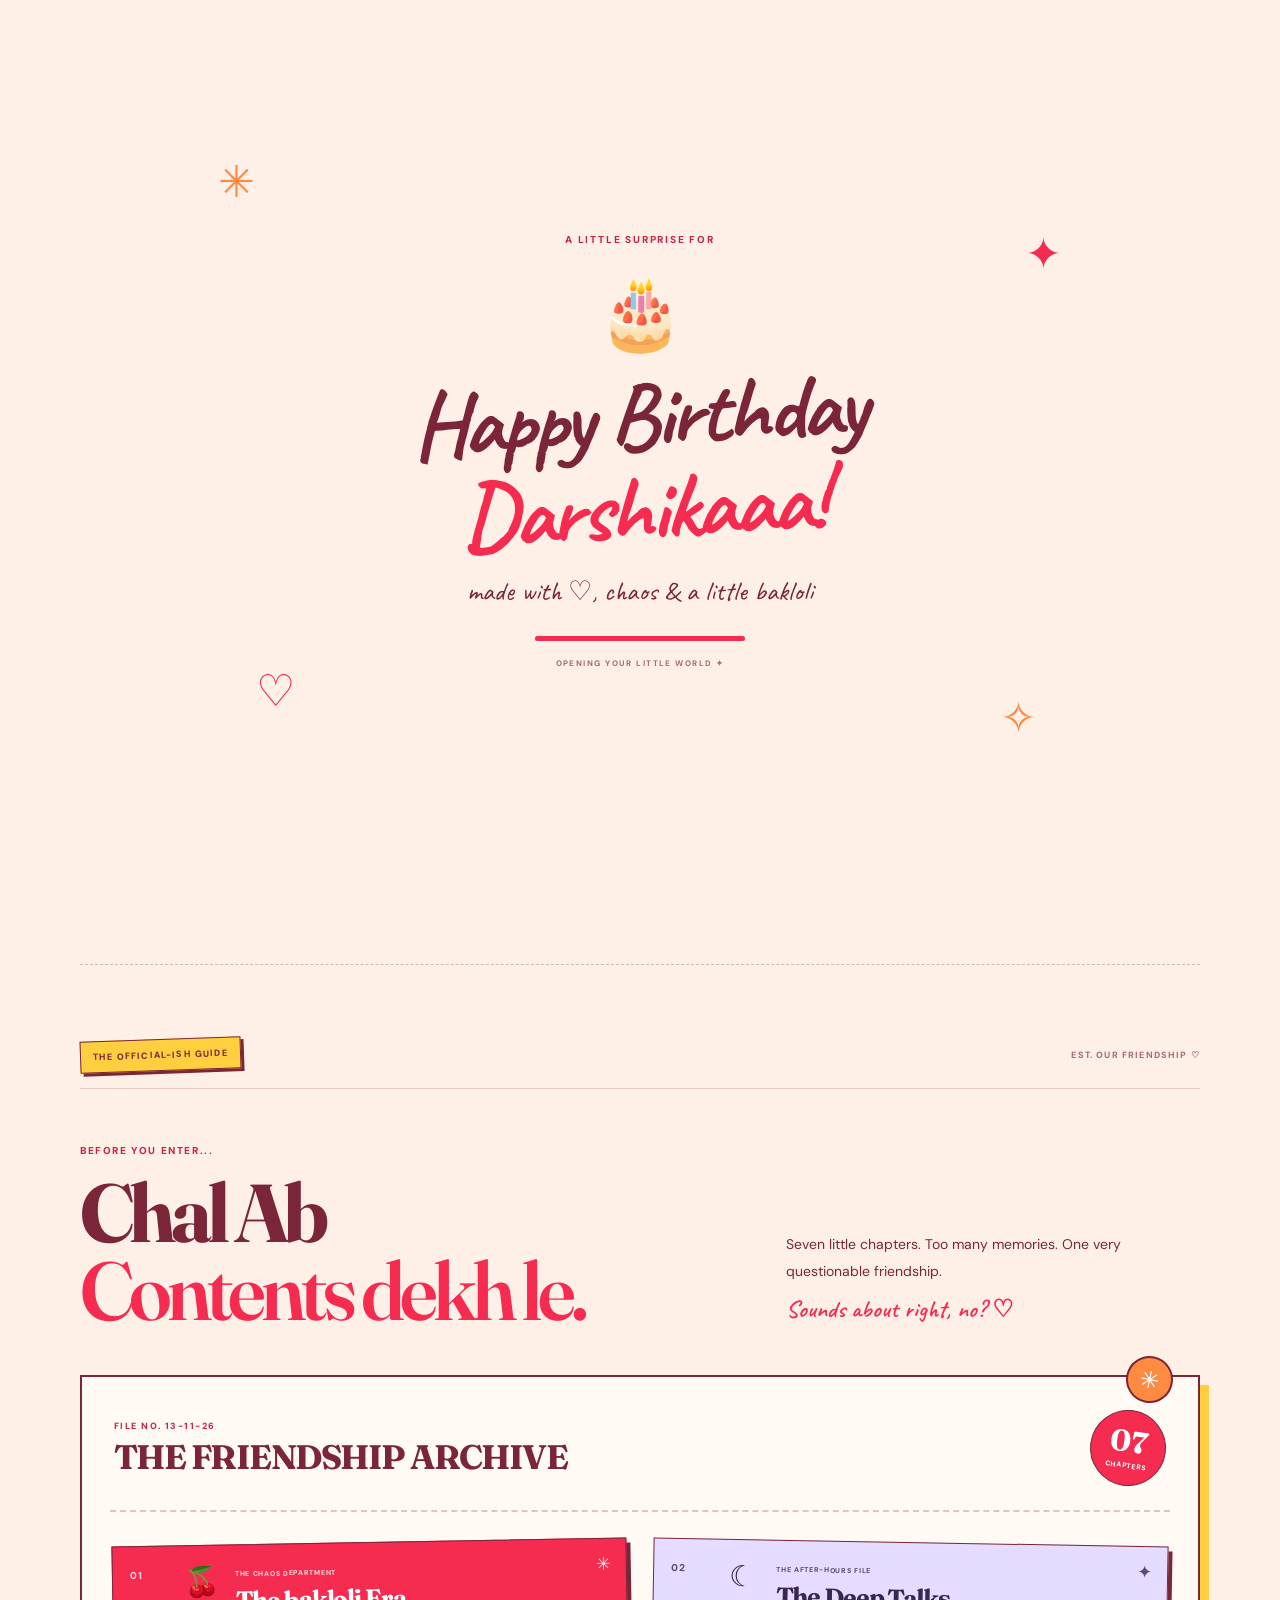
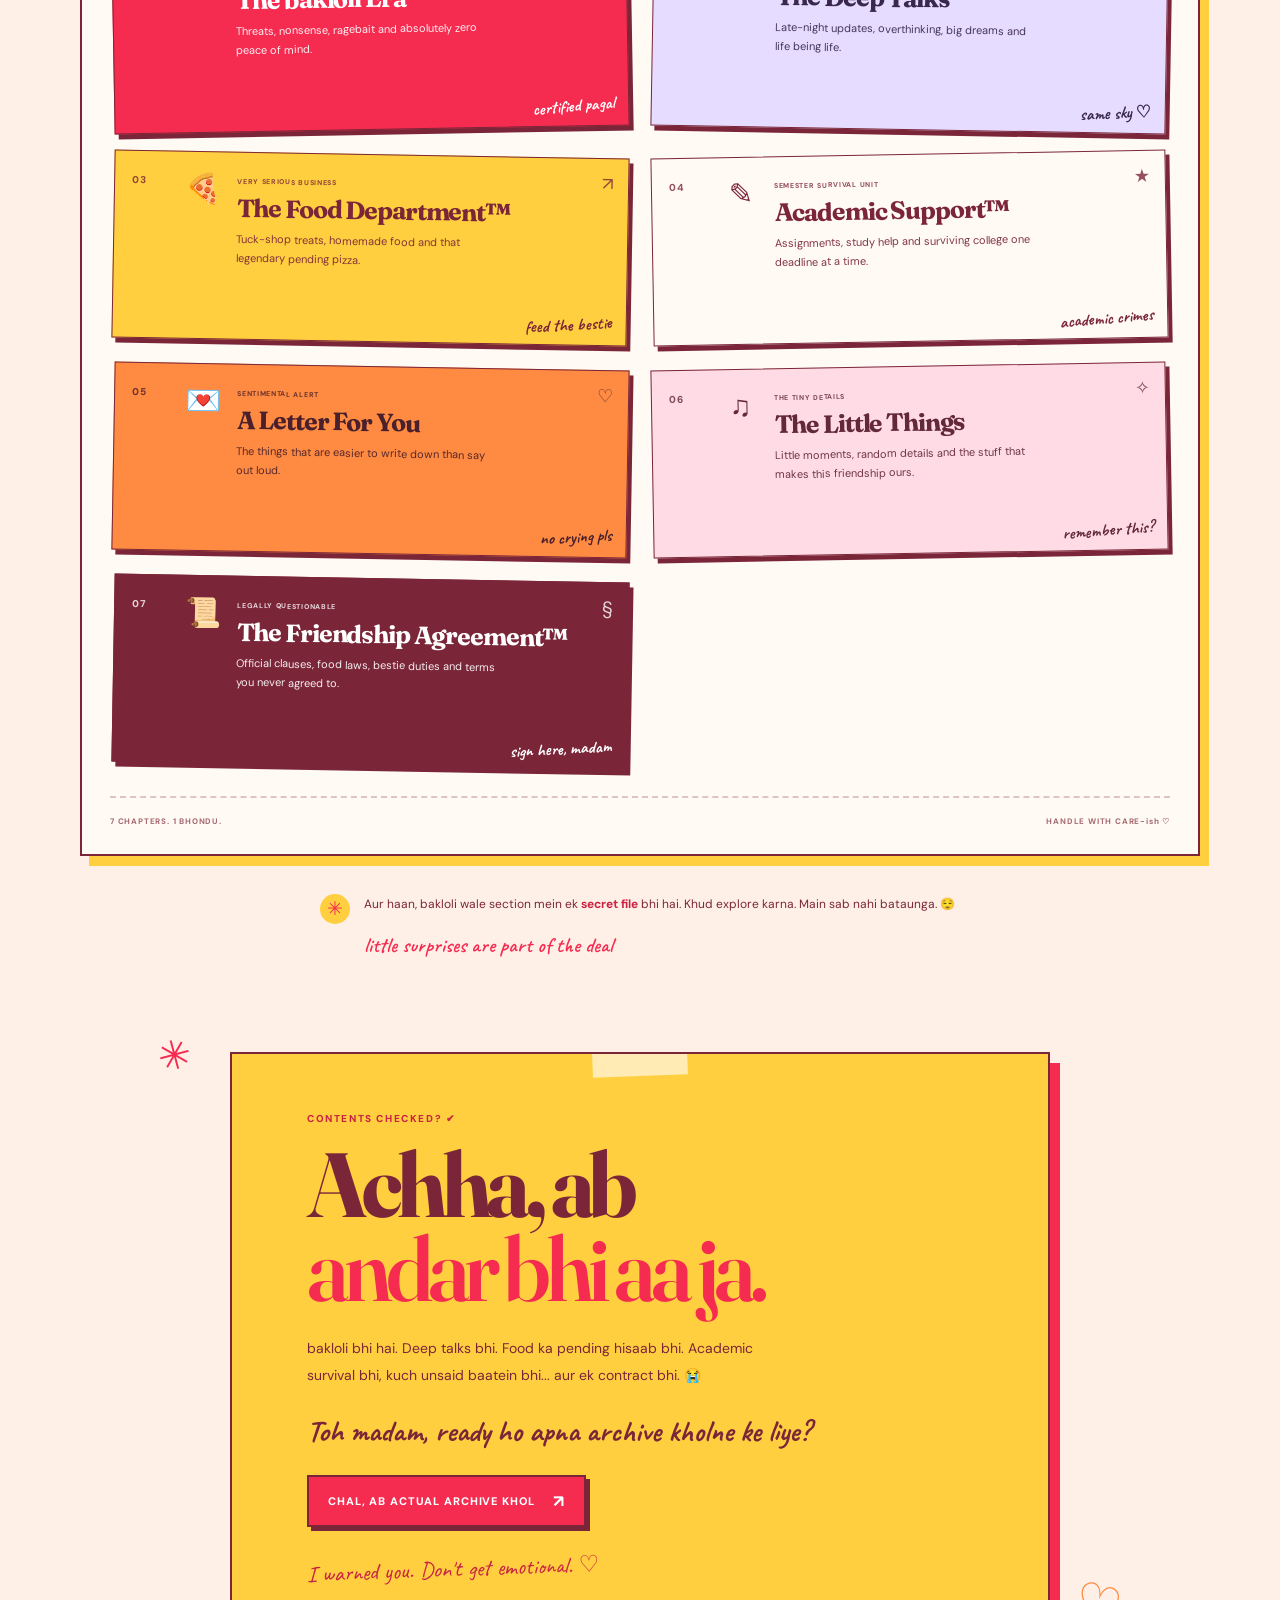
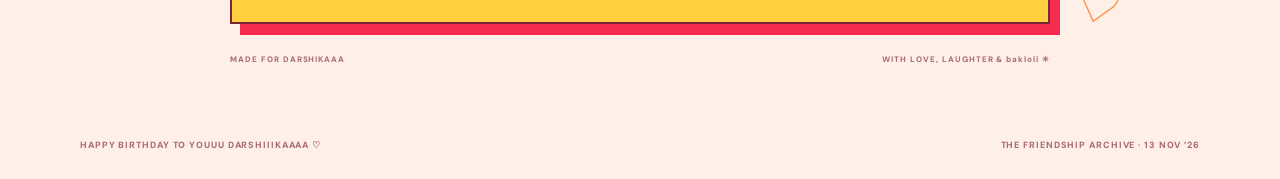
<file: pages/index.html>
﻿<!doctype html>
<html lang="en">
<head>
  <meta charset="utf-8">
  <meta name="viewport" content="width=device-width, initial-scale=1">
  <meta name="theme-color" content="#fff0e7">

  <title>Oi, Darshika! ♡ — The Darshika Archive</title>

  <meta
    name="description"
    content="A tiny birthday surprise for Darshika, made with friendship, questionable amounts of affection, and a little bit of bakloli."
  >

  <meta property="og:title" content="Oi, Bhonduu! ♡">
  <meta
    property="og:description"
    content="Your favourite ullu made you something. Don't get emotional. Abhi toh shuru kiya hai."
  >
  <meta property="og:type" content="website">

  <link rel="preconnect" href="https://fonts.googleapis.com">
  <link rel="preconnect" href="https://fonts.gstatic.com" crossorigin>

  <link
    href="https://fonts.googleapis.com/css2?family=Caveat:wght@400;500;600;700&family=DM+Sans:wght@400;500;600;700;800&family=Fraunces:opsz,wght@9..144,500;9..144,600;9..144,700;9..144,800&display=swap"
    rel="stylesheet"
  >

  <link rel="stylesheet" href="../css/styles.css">
</head>

<body class="is-entering">

  <!-- Birthday intro preloader -->
  <div
    class="birthday-loader"
    id="birthday-loader"
    role="status"
    aria-label="A birthday surprise for Darshika"
  >
    <div class="loader-spark spark-one">✳</div>
    <div class="loader-spark spark-two">✦</div>
    <div class="loader-spark spark-three">♡</div>
    <div class="loader-spark spark-four">✧</div>

    <div class="loader-content">
      <span class="loader-eyebrow">A LITTLE SURPRISE FOR</span>

      <div class="loader-cake" aria-hidden="true">🎂</div>

      <h2 class="loader-title">
        Happy Birthday
        <span>Darshikaaa!</span>
      </h2>

      <p class="loader-note">made with ♡, chaos & a little bakloli</p>

      <div class="loader-progress" aria-hidden="true">
        <span></span>
      </div>

      <span class="loader-bottom">OPENING YOUR LITTLE WORLD ✦</span>
    </div>
  </div>

  <!-- Paper texture -->
  <div class="paper-grain" aria-hidden="true"></div>

  <!-- Header -->
  <header class="topbar">
    <a
      class="brand"
      href="index.html"
      aria-label="The Friendship Archive home"
    >
      <span class="brand-mark" aria-hidden="true">✳</span>
      <span>THE FRIENDSHIP ARCHIVE</span>
    </a>

    <span class="top-date">13 NOV <span>’26</span></span>
  </header>

  <!-- Birthday marquee -->
  <div class="birthday-marquee" aria-label="Happy birthday to you, Darshika!">
    <div class="marquee-track">
      <div class="marquee-group">
        <span>HAPPY BIRTHDAY TO YOUUU</span>
        <span class="marquee-star">✳</span>
        <span>HAPPY BIRTHDAY DARSHIKAAA</span>
        <span class="marquee-heart">♡</span>
        <span>BHONDU</span>
        <span class="marquee-star">✳</span>
      </div>

      <div class="marquee-group" aria-hidden="true">
        <span>HAPPY BIRTHDAY TO YOUUU</span>
        <span class="marquee-star">✳</span>
        <span>HAPPY BIRTHDAY DARSHIKAAA</span>
        <span class="marquee-heart">♡</span>
        <span>BHONDU</span>
        <span class="marquee-star">✳</span>
      </div>
    </div>
  </div>

  <main>

    <!-- =====================================
         01. BIRTHDAY HERO
    ====================================== -->
    <section class="hero section-wrap" id="home">

      <span class="sticker sticker-sun" aria-hidden="true">
        GOOD<br>VIBES ☀
      </span>

      <span class="sticker sticker-cherry" aria-hidden="true">🍒</span>

      <span class="scribble scribble-one" aria-hidden="true">
        made with ♡
      </span>

      <div class="hero-kicker">
        <span class="tiny-star" aria-hidden="true">✦</span>
        A LITTLE SOMETHING FOR YOU
        <span class="tiny-star" aria-hidden="true">✦</span>
      </div>

      <div class="hero-title-wrap">
        <span class="hand-note note-left">oi, madam!</span>

        <h1>
          Oye,
          <span>Bhondu!!</span>
        </h1>

        <span class="burst" aria-hidden="true">✳</span>
      </div>

      <div class="hero-card">
        <span class="tape tape-left" aria-hidden="true"></span>
        <span class="tape tape-right" aria-hidden="true"></span>

        <p class="hero-subtitle">
          Your favourite ullu<br>
          made you something.
        </p>

        <div class="doodle-row" aria-hidden="true">
          <span>♡</span>
          <span>✦</span>
          <span>★</span>
          <span>♡</span>
        </div>

        <p class="hero-aside">
          Don't get emotional. Abhi toh shuru kiya hai.
        </p>

        <!-- This button takes her to the contents first -->
        <a
          class="primary-btn"
          href="#archive-index"
          id="explore-contents"
          aria-label="Scroll down to preview the friendship archive contents"
        >
          PEHLE CONTENTS DEKH
          <span aria-hidden="true">↓</span>
        </a>

        <p class="hero-wait-note">
          <span>Pehle dekh toh sahi website mein kya-kya hai.</span>
        </p>
      </div>

      <div class="hero-footer">
        <span class="hand-note">
          made with questionable amounts of affection
        </span>

        <span class="footer-doodles" aria-hidden="true">🍕 ✦ 🍒</span>
      </div>

      <span class="vertical-note" aria-hidden="true">
        A VERY UNOFFICIAL DOCUMENT
      </span>
    </section>


    <!-- =====================================
         02. ARCHIVE CONTENTS / TABLE OF CONTENTS
    ====================================== -->
    <section class="archive-index section-wrap" id="archive-index">

      <!-- Section heading -->
      <div class="index-topline">
        <span class="index-stamp">THE OFFICIAL-ISH GUIDE</span>
        <span class="index-date">EST. OUR FRIENDSHIP ♡</span>
      </div>

      <div class="index-heading">
        <div>
          <p class="eyebrow">BEFORE YOU ENTER...</p>

          <h2>
            Chal Ab<br>
            <em>Contents dekh le.</em>
          </h2>
        </div>

        <p class="index-intro">
          Seven little chapters. Too many memories.
          One very questionable friendship.
          <span class="hand-note">Sounds about right, no? ♡</span>
        </p>
      </div>

      <!-- Scrapbook contents board -->
      <div class="contents-board">

        <div class="contents-board-head">
          <div>
            <span class="board-eyebrow">FILE NO. 13-11-26</span>
            <h3>THE FRIENDSHIP ARCHIVE</h3>
          </div>

          <div class="contents-count">
            <strong>07</strong>
            <span>CHAPTERS</span>
          </div>
        </div>

        <div class="contents-list">

          <!-- 01: bakloli -->
          <article class="contents-card contents-red tilt-left">
            <div class="contents-number">01</div>

            <div class="contents-icon" aria-hidden="true">🍒</div>

            <div class="contents-info">
              <span class="contents-category">THE CHAOS DEPARTMENT</span>
              <h4>The bakloli Era</h4>
              <p>
                Threats, nonsense, ragebait and absolutely
                zero peace of mind.
              </p>
            </div>

            <span class="contents-arrow" aria-hidden="true">✳</span>

            <span class="contents-doodle">certified pagal</span>
          </article>

          <!-- 02: Deep talks -->
          <article class="contents-card contents-lilac tilt-right">
            <div class="contents-number">02</div>

            <div class="contents-icon" aria-hidden="true">☾</div>

            <div class="contents-info">
              <span class="contents-category">THE AFTER-HOURS FILE</span>
              <h4>The Deep Talks</h4>
              <p>
                Late-night updates, overthinking, big dreams
                and life being life.
              </p>
            </div>

            <span class="contents-arrow" aria-hidden="true">✦</span>

            <span class="contents-doodle">same sky ♡</span>
          </article>

          <!-- 03: Food -->
          <article class="contents-card contents-yellow tilt-right">
            <div class="contents-number">03</div>

            <div class="contents-icon" aria-hidden="true">🍕</div>

            <div class="contents-info">
              <span class="contents-category">VERY SERIOUS BUSINESS</span>
              <h4>The Food Department™</h4>
              <p>
                Tuck-shop treats, homemade food and that
                legendary pending pizza.
              </p>
            </div>

            <span class="contents-arrow" aria-hidden="true">↗</span>

            <span class="contents-doodle">feed the bestie</span>
          </article>

          <!-- 04: Academics -->
          <article class="contents-card contents-paper tilt-left">
            <div class="contents-number">04</div>

            <div class="contents-icon" aria-hidden="true">✎</div>

            <div class="contents-info">
              <span class="contents-category">SEMESTER SURVIVAL UNIT</span>
              <h4>Academic Support™</h4>
              <p>
                Assignments, study help and surviving college
                one deadline at a time.
              </p>
            </div>

            <span class="contents-arrow" aria-hidden="true">★</span>

            <span class="contents-doodle">academic crimes</span>
          </article>

          <!-- 05: Letter -->
          <article class="contents-card contents-orange tilt-right">
            <div class="contents-number">05</div>

            <div class="contents-icon" aria-hidden="true">💌</div>

            <div class="contents-info">
              <span class="contents-category">SENTIMENTAL ALERT</span>
              <h4>A Letter For You</h4>
              <p>
                The things that are easier to write down
                than say out loud.
              </p>
            </div>

            <span class="contents-arrow" aria-hidden="true">♡</span>

            <span class="contents-doodle">no crying pls</span>
          </article>

          <!-- 06: Little things -->
          <article class="contents-card contents-pink tilt-left">
            <div class="contents-number">06</div>

            <div class="contents-icon" aria-hidden="true">♫</div>

            <div class="contents-info">
              <span class="contents-category">THE TINY DETAILS</span>
              <h4>The Little Things</h4>
              <p>
                Little moments, random details and the stuff
                that makes this friendship ours.
              </p>
            </div>

            <span class="contents-arrow" aria-hidden="true">✧</span>

            <span class="contents-doodle">remember this?</span>
          </article>

          <!-- 07: Friendship agreement -->
          <article class="contents-card contents-berry tilt-right">
            <div class="contents-number">07</div>

            <div class="contents-icon" aria-hidden="true">📜</div>

            <div class="contents-info">
              <span class="contents-category">LEGALLY QUESTIONABLE</span>
              <h4>The Friendship Agreement™</h4>
              <p>
                Official clauses, food laws, bestie duties
                and terms you never agreed to.
              </p>
            </div>

            <span class="contents-arrow" aria-hidden="true">§</span>

            <span class="contents-doodle">sign here, madam</span>
          </article>

        </div>

        <div class="contents-board-foot">
          <span>7 CHAPTERS. 1 BHONDU.</span>
          <span>HANDLE WITH CARE-ish ♡</span>
        </div>
      </div>

      <!-- Tiny note below the contents -->
      <div class="index-after-note">
        <span class="after-note-star" aria-hidden="true">✳</span>

        <p>
          Aur haan, bakloli wale section mein ek
          <strong>secret file</strong> bhi hai.
          Khud explore karna. Main sab nahi bataunga. 😌
        </p>

        <span class="hand-note">little surprises are part of the deal</span>
      </div>
    </section>


    <!-- =====================================
         03. FINAL CALL TO ACTION
    ====================================== -->
    <section class="archive-invitation section-wrap" id="open-invitation">

      <span class="invitation-star invitation-star-one" aria-hidden="true">✳</span>
      <span class="invitation-star invitation-star-two" aria-hidden="true">♡</span>

      <div class="invitation-paper">
        <span class="invitation-tape" aria-hidden="true"></span>

        <p class="eyebrow">CONTENTS CHECKED? ✔</p>

        <h2>
          Achha, ab<br>
          <em>andar bhi aa ja.</em>
        </h2>

        <p class="invitation-copy">
          bakloli bhi hai. Deep talks bhi.
          Food ka pending hisaab bhi.
          Academic survival bhi, kuch unsaid baatein bhi...
          aur ek contract bhi. 😭
        </p>

        <p class="invitation-question">
          Toh madam, ready ho apna archive kholne ke liye?
        </p>

        <!-- This is now the real archive-opening button -->
        <a
          class="primary-btn invitation-btn"
          href="archive.html"
          id="open-archive"
          aria-label="Open the full friendship archive"
        >
          CHAL, AB ACTUAL ARCHIVE KHOL
          <span aria-hidden="true">↗</span>
        </a>

        <p class="invitation-signoff">
          I warned you. Don't get emotional. ♡
        </p>
      </div>

      <div class="invitation-bottom">
        <span>MADE FOR DARSHIKAAA</span>
        <span>WITH LOVE, LAUGHTER & bakloli ✳</span>
      </div>
    </section>

  </main>

  <!-- Footer -->
  <footer class="footer home-footer">
    <span>HAPPY BIRTHDAY TO YOUUU DARSHIIIKAAAA ♡</span>
    <span>THE FRIENDSHIP ARCHIVE · 13 NOV ’26</span>
  </footer>

  <!-- Page transition overlay -->
  <div class="page-transition" aria-hidden="true"></div>

  <script src="../js/script.js"></script>
</body>
</html>
</file>
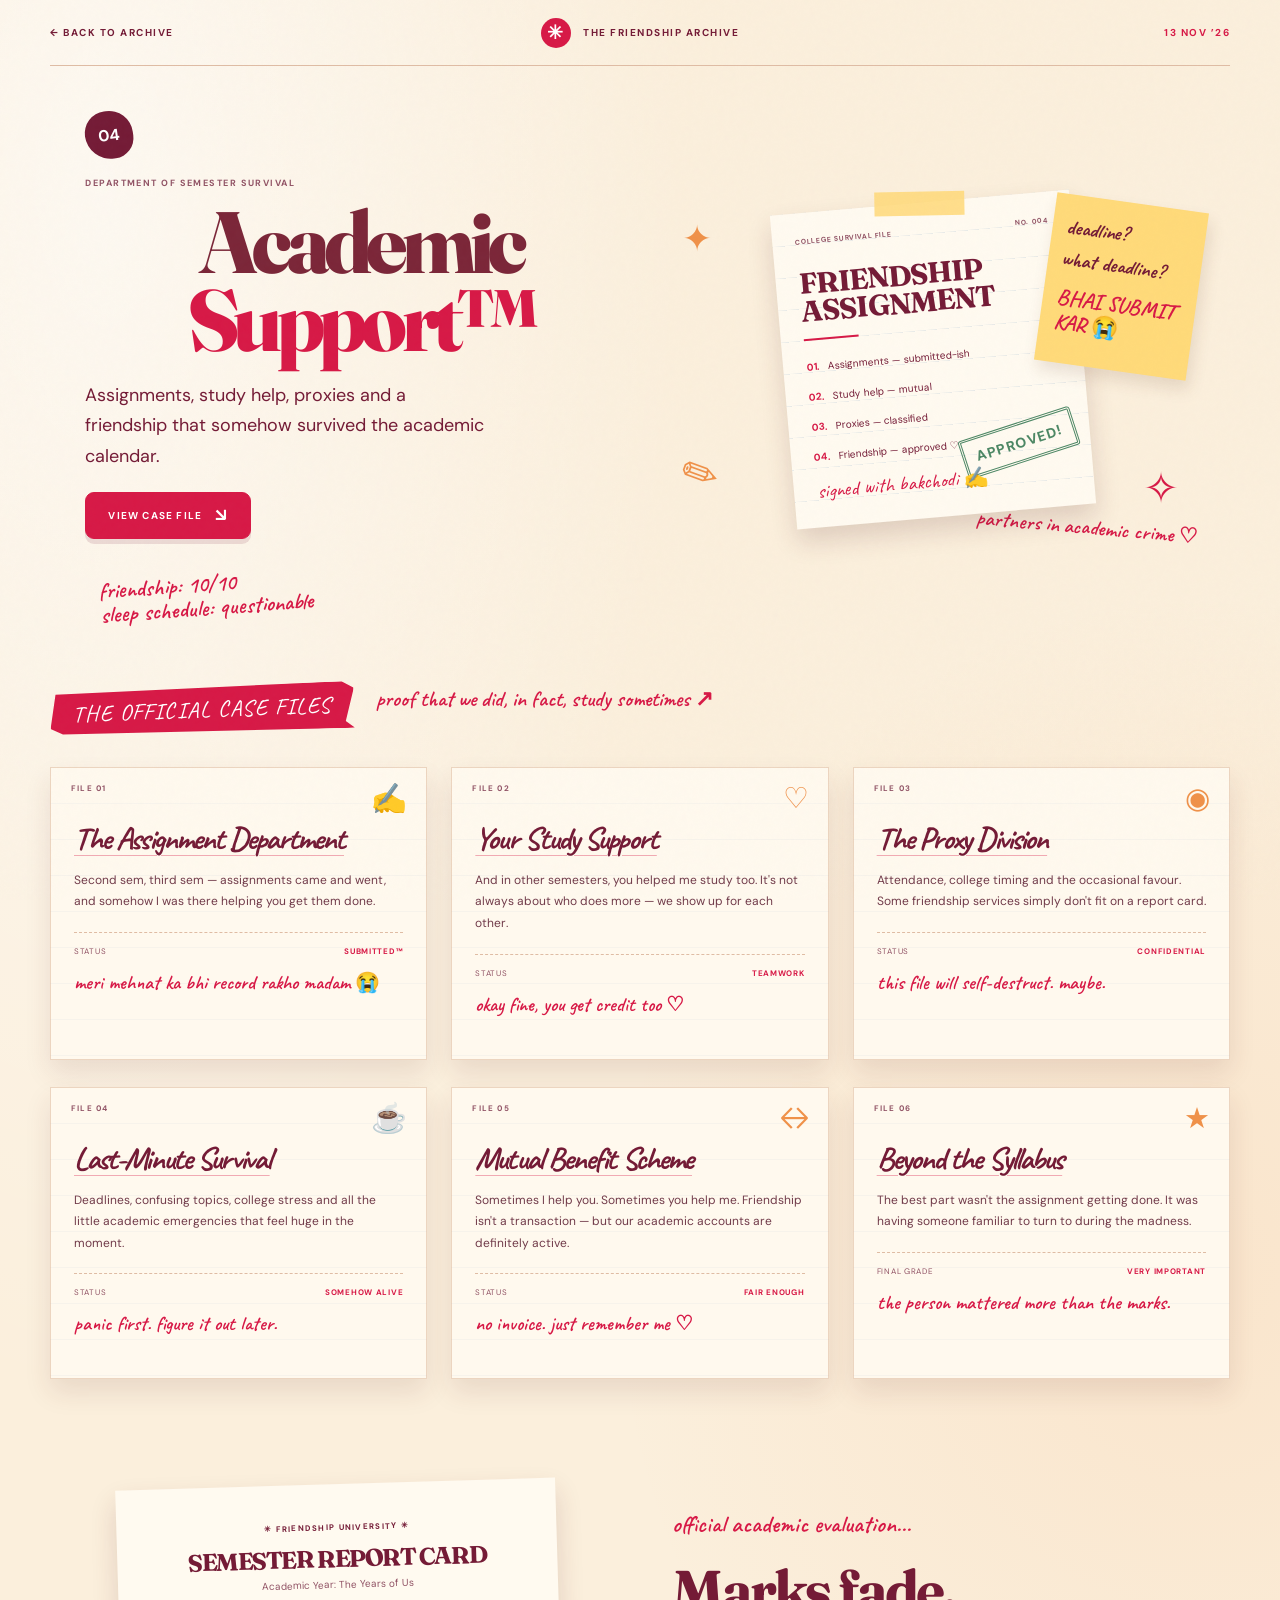
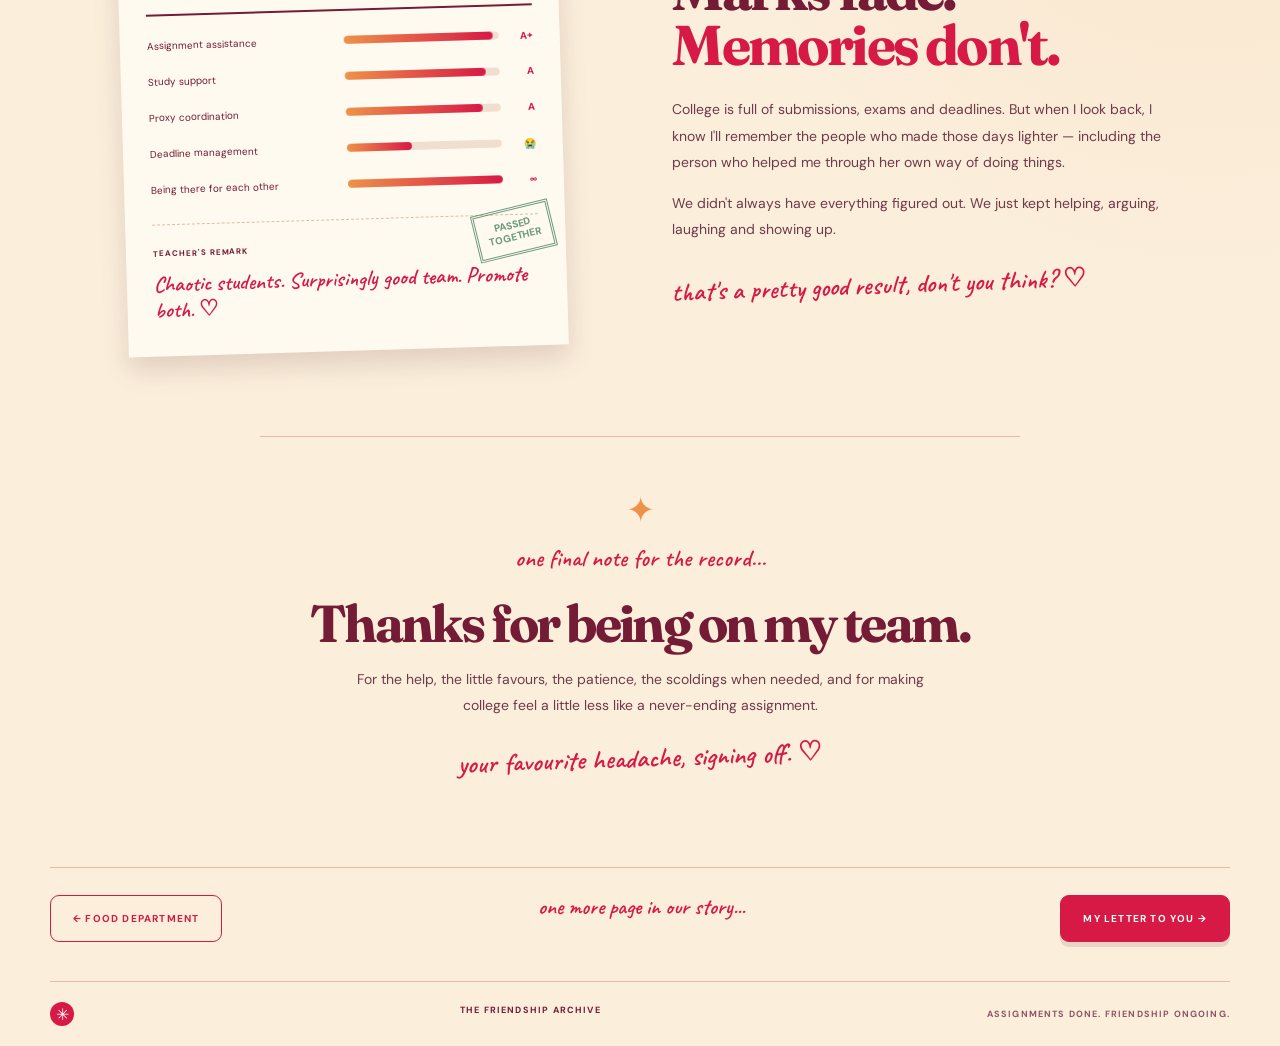
<file: pages/academics.html>
<!DOCTYPE html>
<html lang="en">
<head>
  <meta charset="UTF-8" />
  <meta name="viewport" content="width=device-width, initial-scale=1.0" />
  <meta name="theme-color" content="#fbefdc" />
  <meta name="description" content="Assignments, study sessions, proxies and semester survival — a little academic scrapbook for Darshika." />

  <title>04 — Academic Support™ | The Friendship Archive</title>

  <link rel="preconnect" href="https://fonts.googleapis.com" />
  <link rel="preconnect" href="https://fonts.gstatic.com" crossorigin />
  <link href="https://fonts.googleapis.com/css2?family=Caveat:wght@400;500;600;700&family=DM+Sans:wght@400;500;600;700&family=Fraunces:opsz,wght@9..144,600;9..144,700;9..144,800&display=swap" rel="stylesheet" />

  <link rel="stylesheet" href="../css/styles.css" />
  <link rel="stylesheet" href="../css/academics.css" />
</head>

<body class="academics-page">
  <div class="page-transition" aria-hidden="true"></div>

  <header class="academic-header">
    <a href="archive.html" class="academic-back">← BACK TO ARCHIVE</a>

    <a href="index.html" class="academic-brand">
      <span class="academic-brand-icon">✳</span>
      <span>THE FRIENDSHIP ARCHIVE</span>
    </a>

    <span class="academic-date">13 NOV ’26</span>
  </header>

  <main>
    <!-- HERO -->
    <section class="academic-hero academic-reveal">
      <div class="academic-hero-copy">
        <span class="academic-number">04</span>
        <p class="academic-eyebrow">DEPARTMENT OF SEMESTER SURVIVAL</p>

        <h1>Academic<br /><span>Support™</span></h1>

        <p class="academic-intro">
          Assignments, study help, proxies and a friendship that somehow
          survived the academic calendar.
        </p>

        <a href="#academic-memories" class="academic-button">
          VIEW CASE FILE <span>↘</span>
        </a>

        <p class="academic-handwriting academic-hero-note">
          friendship: 10/10<br />sleep schedule: questionable
        </p>
      </div>

      <div class="academic-hero-art">
        <span class="academic-doodle academic-star-one">✦</span>
        <span class="academic-doodle academic-star-two">✧</span>

        <div class="academic-paper">
          <span class="academic-tape"></span>
          <div class="academic-paper-top">
            <span>COLLEGE SURVIVAL FILE</span>
            <span>NO. 004</span>
          </div>

          <h2>FRIENDSHIP<br />ASSIGNMENT</h2>
          <div class="academic-paper-line"></div>

          <p><span>01.</span> Assignments — submitted-ish</p>
          <p><span>02.</span> Study help — mutual</p>
          <p><span>03.</span> Proxies — classified</p>
          <p><span>04.</span> Friendship — approved ♡</p>

          <div class="academic-approved">APPROVED!</div>
          <p class="academic-paper-sign">signed with bakchodi ✍</p>
        </div>

        <div class="academic-sticky">
          <p>deadline?</p>
          <p>what deadline?</p>
          <p class="academic-sticky-red">BHAI SUBMIT KAR 😭</p>
        </div>

        <span class="academic-pencil">✎</span>
        <span class="academic-hero-caption academic-handwriting">
          partners in academic crime ♡
        </span>
      </div>
    </section>

    <!-- MEMORY SECTION -->
    <section class="academic-memories" id="academic-memories">
      <div class="academic-section-heading">
        <span class="academic-ribbon">THE OFFICIAL CASE FILES</span>
        <p class="academic-handwriting">proof that we did, in fact, study sometimes ↗</p>
      </div>

      <div class="academic-grid">
        <article class="academic-card academic-card-one academic-reveal">
          <span class="academic-file-number">FILE 01</span>
          <span class="academic-card-icon">✍</span>
          <h2>The Assignment Department</h2>
          <p>
            Second sem, third sem — assignments came and went, and somehow
            I was there helping you get them done.
          </p>
          <div class="academic-card-footer">
            <span>STATUS</span>
            <strong>SUBMITTED™</strong>
          </div>
          <p class="academic-handwriting">meri mehnat ka bhi record rakho madam 😭</p>
        </article>

        <article class="academic-card academic-card-two academic-reveal">
          <span class="academic-file-number">FILE 02</span>
          <span class="academic-card-icon">♡</span>
          <h2>Your Study Support</h2>
          <p>
            And in other semesters, you helped me study too. It's not always
            about who does more — we show up for each other.
          </p>
          <div class="academic-card-footer">
            <span>STATUS</span>
            <strong>TEAMWORK</strong>
          </div>
          <p class="academic-handwriting">okay fine, you get credit too ♡</p>
        </article>

        <article class="academic-card academic-card-three academic-reveal">
          <span class="academic-file-number">FILE 03</span>
          <span class="academic-card-icon">◉</span>
          <h2>The Proxy Division</h2>
          <p>
            Attendance, college timing and the occasional favour. Some
            friendship services simply don't fit on a report card.
          </p>
          <div class="academic-card-footer">
            <span>STATUS</span>
            <strong>CONFIDENTIAL</strong>
          </div>
          <p class="academic-handwriting">this file will self-destruct. maybe.</p>
        </article>

        <article class="academic-card academic-card-four academic-reveal">
          <span class="academic-file-number">FILE 04</span>
          <span class="academic-card-icon">☕</span>
          <h2>Last-Minute Survival</h2>
          <p>
            Deadlines, confusing topics, college stress and all the little
            academic emergencies that feel huge in the moment.
          </p>
          <div class="academic-card-footer">
            <span>STATUS</span>
            <strong>SOMEHOW ALIVE</strong>
          </div>
          <p class="academic-handwriting">panic first. figure it out later.</p>
        </article>

        <article class="academic-card academic-card-five academic-reveal">
          <span class="academic-file-number">FILE 05</span>
          <span class="academic-card-icon">↔</span>
          <h2>Mutual Benefit Scheme</h2>
          <p>
            Sometimes I help you. Sometimes you help me. Friendship isn't
            a transaction — but our academic accounts are definitely active.
          </p>
          <div class="academic-card-footer">
            <span>STATUS</span>
            <strong>FAIR ENOUGH</strong>
          </div>
          <p class="academic-handwriting">no invoice. just remember me ♡</p>
        </article>

        <article class="academic-card academic-card-six academic-reveal">
          <span class="academic-file-number">FILE 06</span>
          <span class="academic-card-icon">★</span>
          <h2>Beyond the Syllabus</h2>
          <p>
            The best part wasn't the assignment getting done. It was having
            someone familiar to turn to during the madness.
          </p>
          <div class="academic-card-footer">
            <span>FINAL GRADE</span>
            <strong>VERY IMPORTANT</strong>
          </div>
          <p class="academic-handwriting">the person mattered more than the marks.</p>
        </article>
      </div>
    </section>

    <!-- REPORT CARD -->
    <section class="academic-report academic-reveal">
      <div class="academic-report-paper">
        <div class="academic-report-heading">
          <span>✳ FRIENDSHIP UNIVERSITY ✳</span>
          <h2>SEMESTER REPORT CARD</h2>
          <p>Academic Year: The Years of Us</p>
        </div>

        <div class="academic-report-row">
          <span>Assignment assistance</span>
          <div class="academic-grade-bar"><span style="--grade: 96%"></span></div>
          <strong>A+</strong>
        </div>

        <div class="academic-report-row">
          <span>Study support</span>
          <div class="academic-grade-bar"><span style="--grade: 91%"></span></div>
          <strong>A</strong>
        </div>

        <div class="academic-report-row">
          <span>Proxy coordination</span>
          <div class="academic-grade-bar"><span style="--grade: 88%"></span></div>
          <strong>A</strong>
        </div>

        <div class="academic-report-row">
          <span>Deadline management</span>
          <div class="academic-grade-bar"><span style="--grade: 42%"></span></div>
          <strong>😭</strong>
        </div>

        <div class="academic-report-row">
          <span>Being there for each other</span>
          <div class="academic-grade-bar"><span style="--grade: 100%"></span></div>
          <strong>∞</strong>
        </div>

        <div class="academic-report-bottom">
          <span>TEACHER'S REMARK</span>
          <p class="academic-handwriting">
            Chaotic students. Surprisingly good team. Promote both. ♡
          </p>
        </div>

        <span class="academic-report-stamp">PASSED<br />TOGETHER</span>
      </div>

      <div class="academic-report-copy">
        <p class="academic-handwriting">official academic evaluation...</p>
        <h2>Marks fade.<br /><span>Memories don't.</span></h2>
        <p>
          College is full of submissions, exams and deadlines. But when I
          look back, I know I'll remember the people who made those days
          lighter — including the person who helped me through her own way
          of doing things.
        </p>
        <p>
          We didn't always have everything figured out. We just kept helping,
          arguing, laughing and showing up.
        </p>
        <p class="academic-handwriting academic-report-signoff">
          that's a pretty good result, don't you think? ♡
        </p>
      </div>
    </section>

    <!-- FINAL NOTE -->
    <section class="academic-ending academic-reveal">
      <span class="academic-ending-star">✦</span>
      <p class="academic-handwriting">one final note for the record...</p>
      <h2>Thanks for being on my team.</h2>
      <p>
        For the help, the little favours, the patience, the scoldings when
        needed, and for making college feel a little less like a never-ending
        assignment.
      </p>
      <p class="academic-handwriting academic-ending-signature">
        your favourite headache, signing off. ♡
      </p>
    </section>

    <!-- NAVIGATION -->
    <nav class="academic-navigation" aria-label="Memory navigation">
      <a href="food.html" class="academic-button academic-button-outline">← FOOD DEPARTMENT</a>
      <p class="academic-handwriting">one more page in our story...</p>
      <a href="letter.html" class="academic-button">MY LETTER TO YOU →</a>
    </nav>
  </main>

  <footer class="academic-footer">
    <span>✳</span>
    <p>THE FRIENDSHIP ARCHIVE</p>
    <span>ASSIGNMENTS DONE. FRIENDSHIP ONGOING.</span>
  </footer>

  <script src="../js/academics.js"></script>
</body>
</html>
</file>
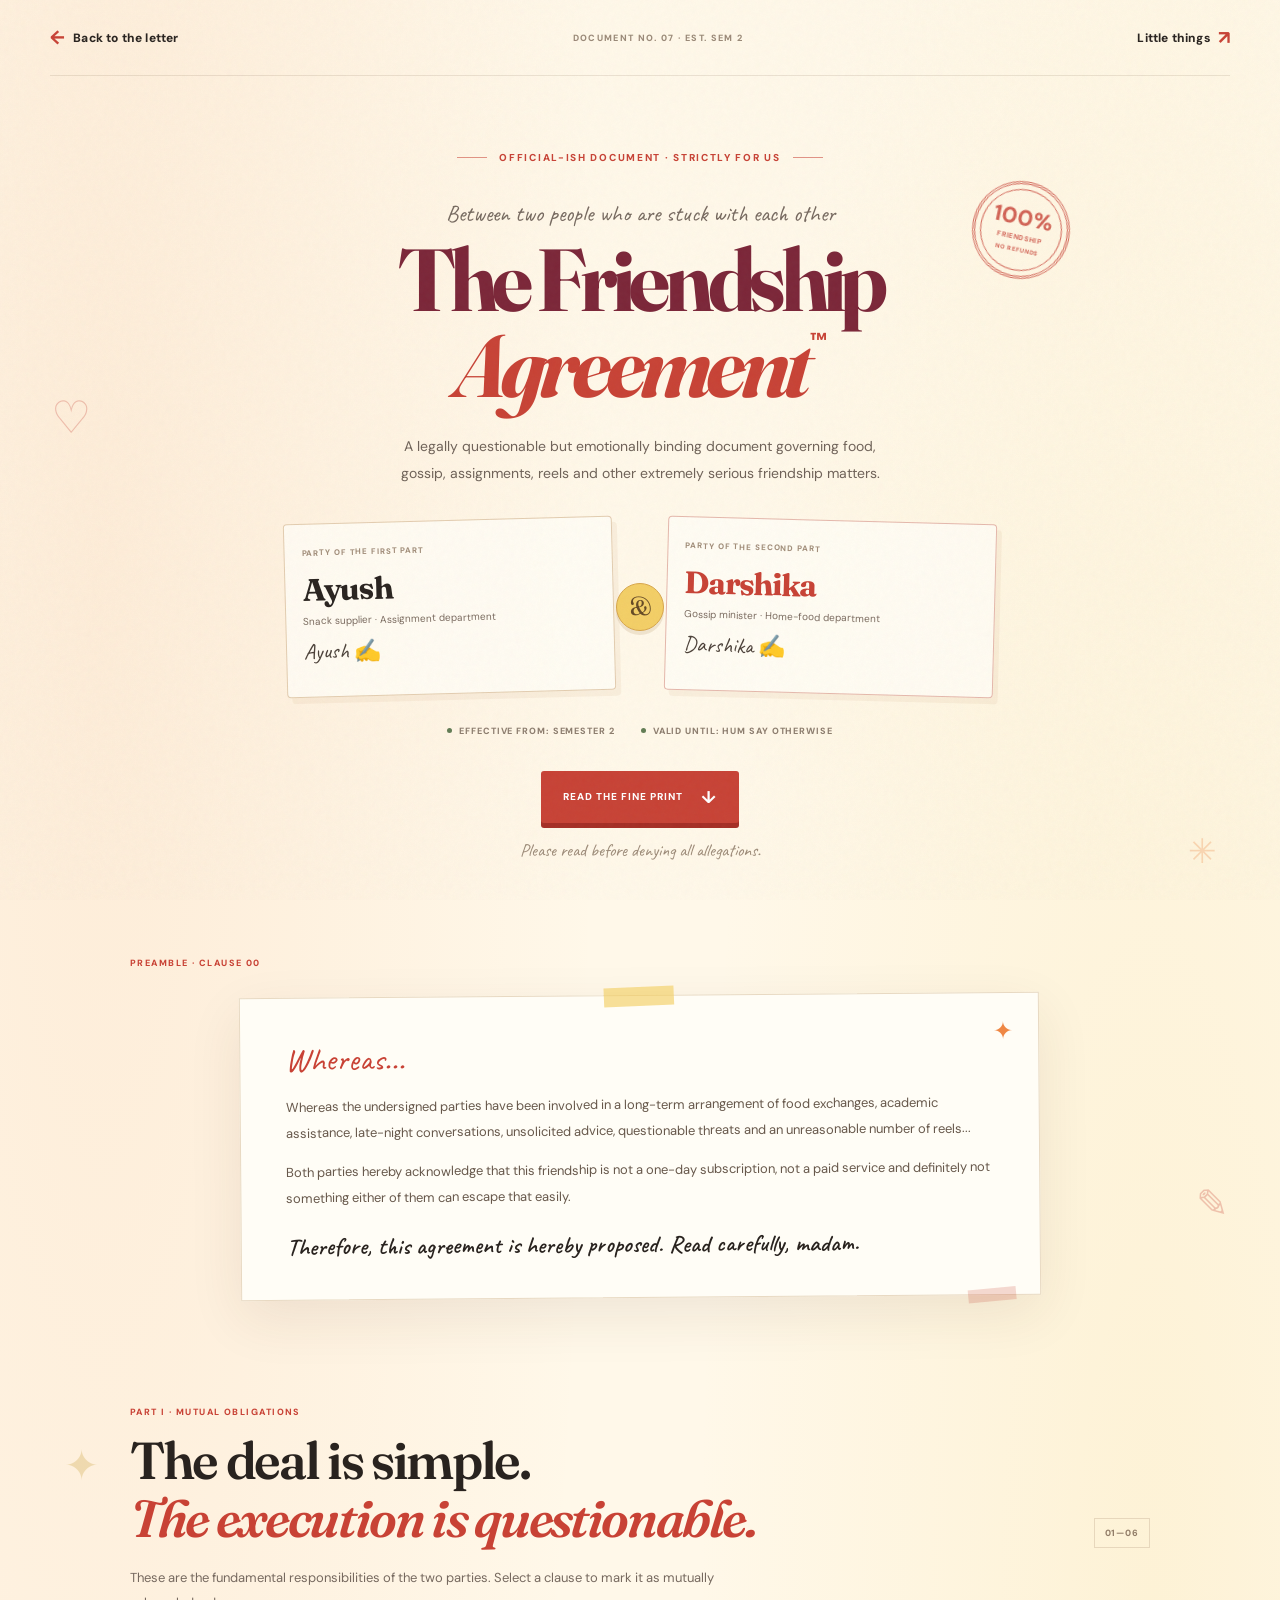
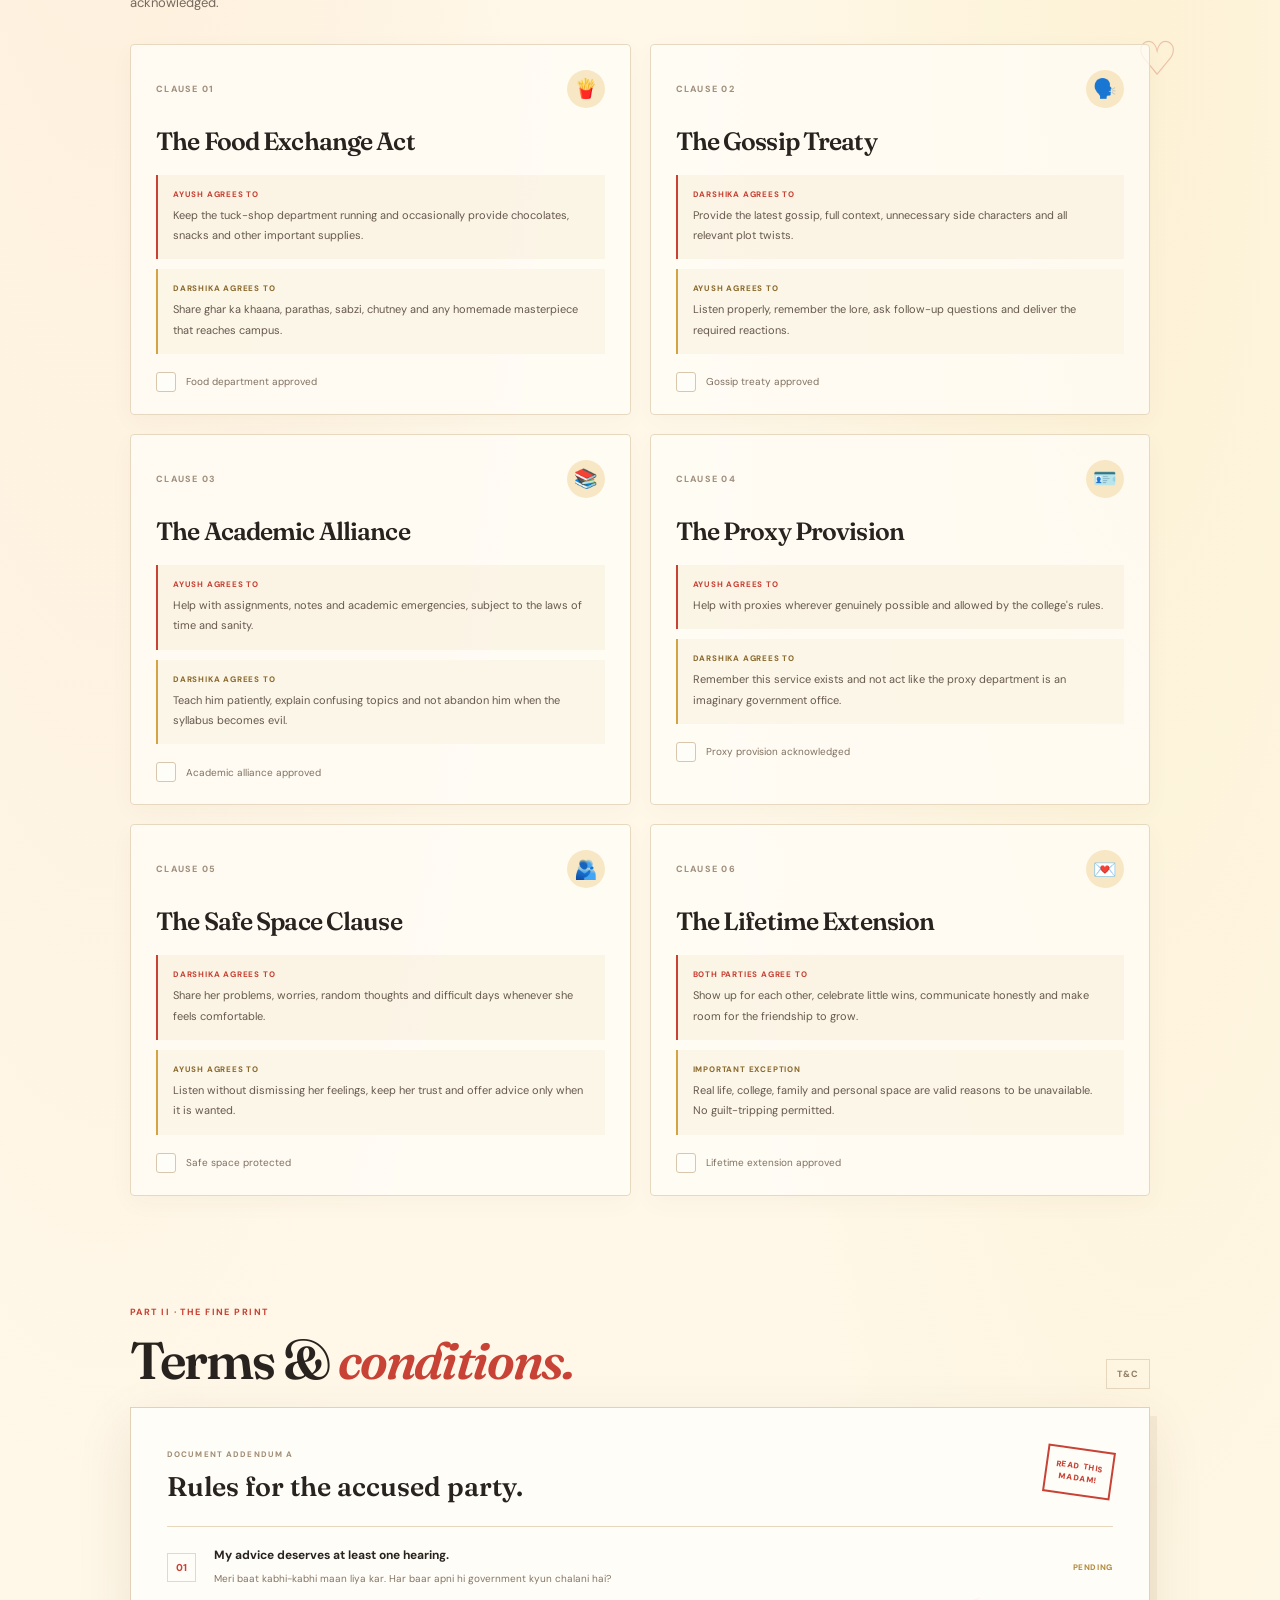
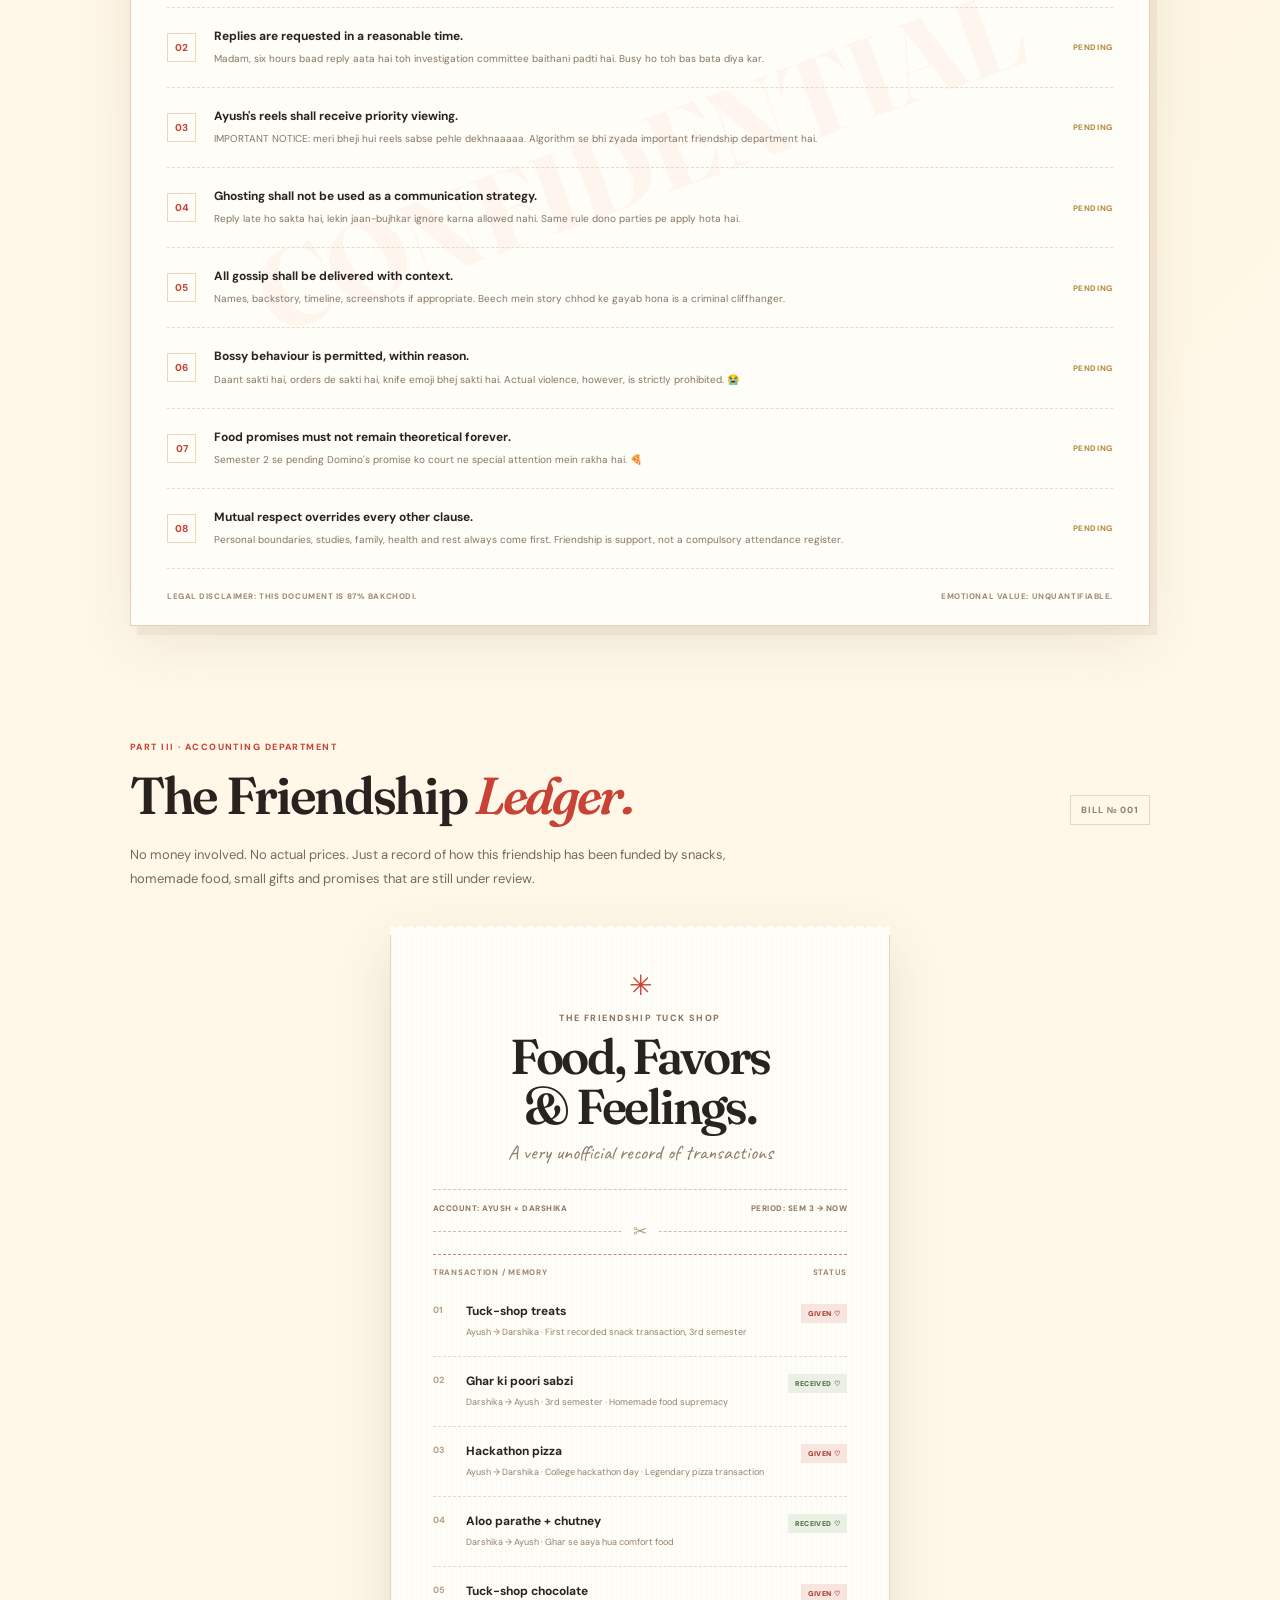
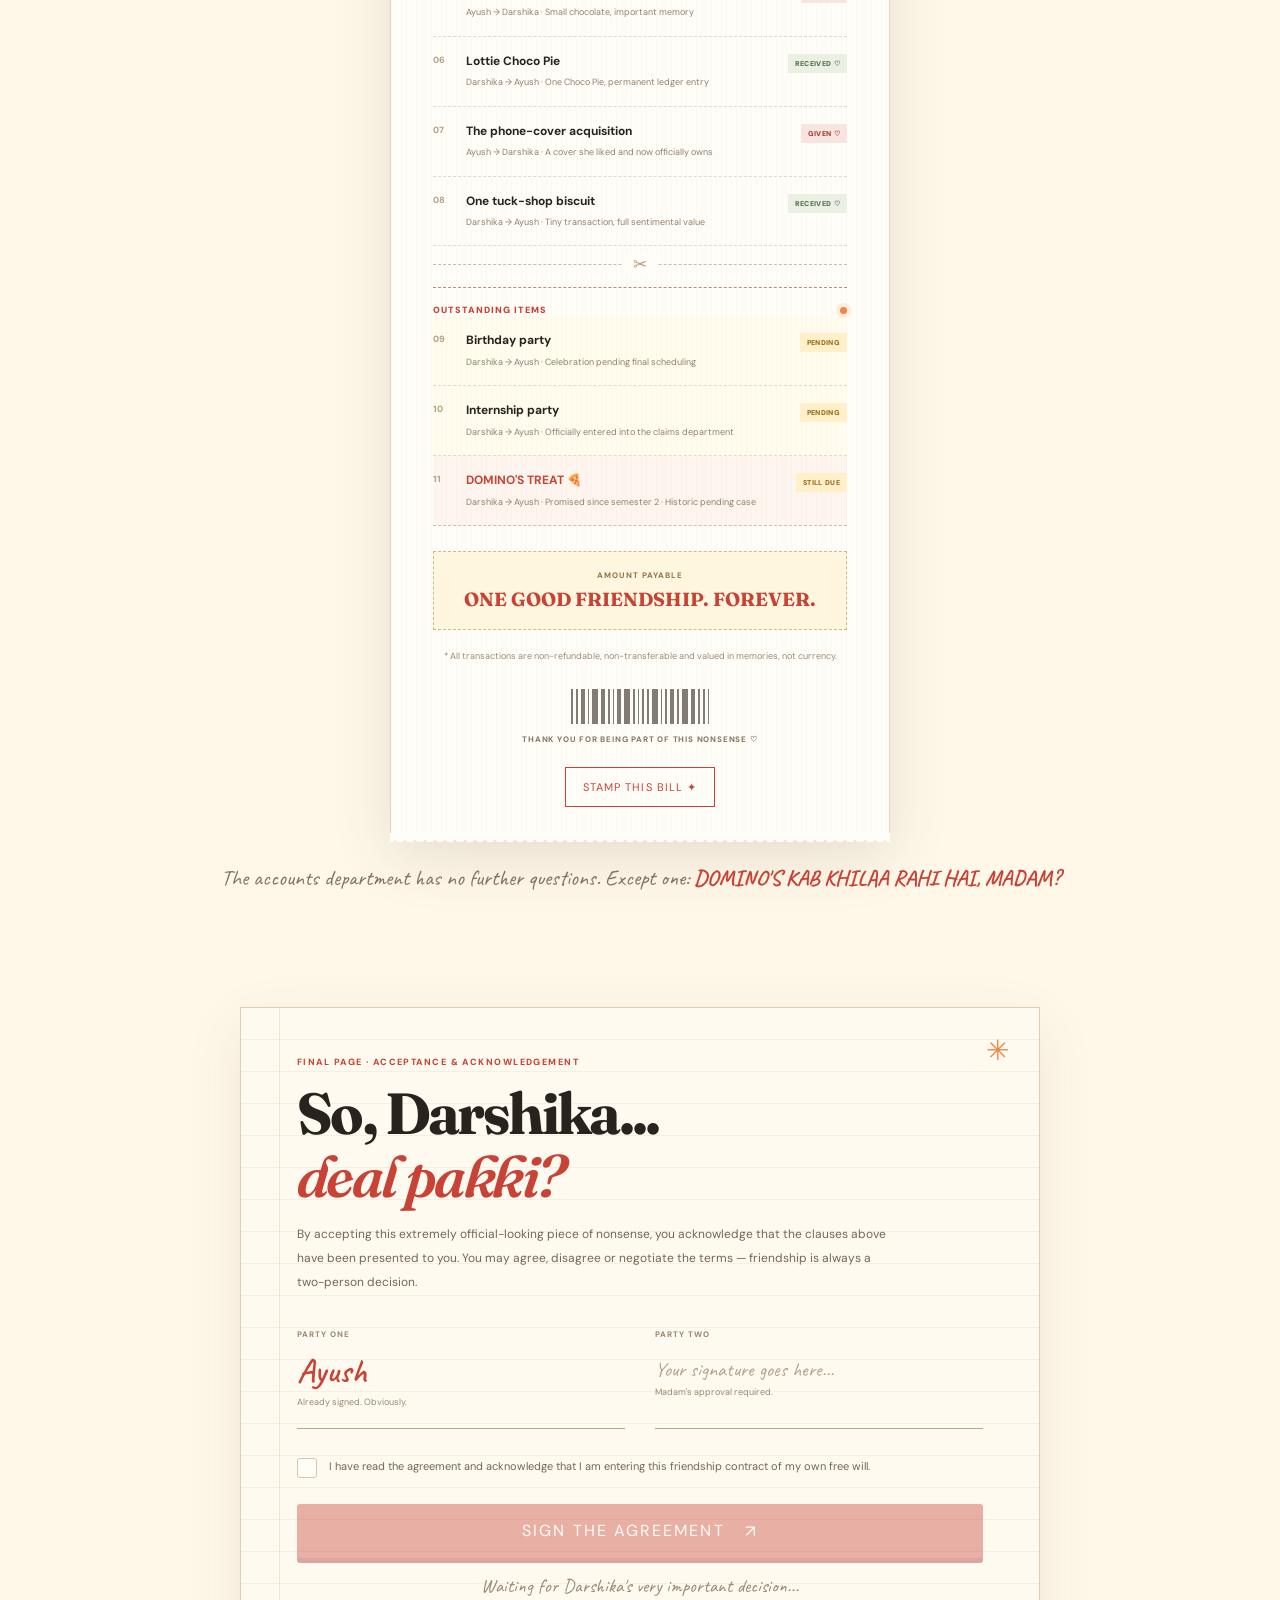
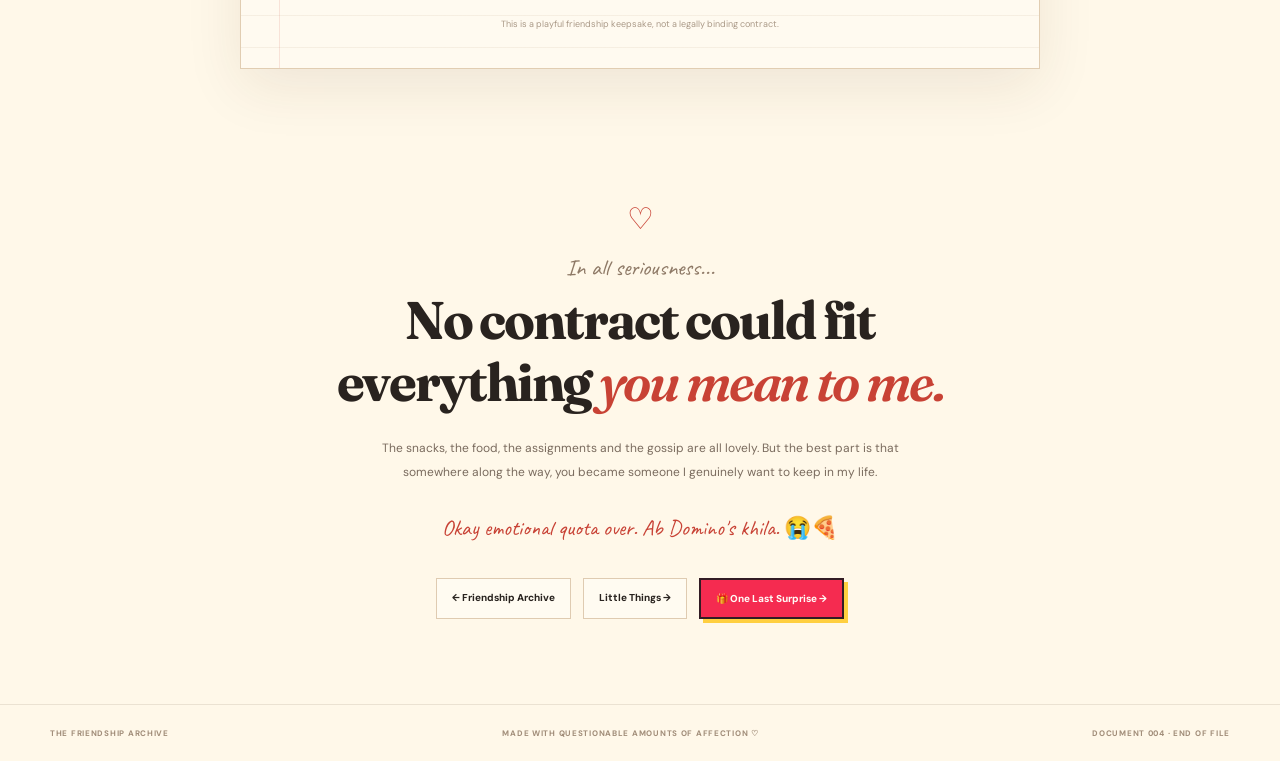
<file: pages/agreement.html>
<!DOCTYPE html>
<html lang="en">
<head>
  <meta charset="UTF-8" />
  <meta name="viewport" content="width=device-width, initial-scale=1.0" />

  <title>The Friendship Agreement™ — Darshika & Co.</title>
  <meta
    name="description"
    content="A legally questionable, emotionally binding friendship agreement between two professional idiots."
  />

  <link rel="preconnect" href="https://fonts.googleapis.com" />
  <link rel="preconnect" href="https://fonts.gstatic.com" crossorigin />
  <link
    href="https://fonts.googleapis.com/css2?family=Caveat:wght@400;500;600;700&family=DM+Sans:wght@400;500;600;700;800&family=Fraunces:opsz,wght,SOFT,WONK@9..144,600,20,1;9..144,700,20,1&display=swap"
    rel="stylesheet"
  />

  <link rel="stylesheet" href="../css/styles.css" />
  <link rel="stylesheet" href="../css/agreement.css" />
  

<script src="../assets/js/jspdf.umd.min.js" defer></script>
<script src="../js/agreement.js" defer></script>

</head>

<body class="agreement-page">

  <div class="agreement-grain" aria-hidden="true"></div>
  <div class="floating-doodles" aria-hidden="true">
    <span class="doodle doodle-one">♡</span>
    <span class="doodle doodle-two">✳</span>
    <span class="doodle doodle-three">✦</span>
    <span class="doodle doodle-four">✎</span>
    <span class="doodle doodle-five">♡</span>
  </div>

  <div class="agreement-progress" id="agreement-progress"></div>

  <nav class="agreement-nav">
    <a href="letter.html" class="agreement-back">
      <span>←</span> Back to the letter
    </a>

    <span class="nav-document-label">DOCUMENT NO. 07 · EST. SEM 2</span>

    <a href="little-things.html" class="agreement-next">
      Little things <span>↗</span>
    </a>
  </nav>

  <main>

    <!-- HERO -->
    <header class="agreement-hero">
      <div class="document-kicker reveal">
        <span class="kicker-line"></span>
        OFFICIAL-ISH DOCUMENT · STRICTLY FOR US
        <span class="kicker-line"></span>
      </div>

      <div class="hero-stamp reveal" aria-label="Approved by friendship">
        <span>100%</span>
        <strong>FRIENDSHIP</strong>
        <small>NO REFUNDS</small>
      </div>

      <p class="hero-pretitle reveal">Between two people who are stuck with each other</p>

      <h1 class="agreement-title reveal">
        The Friendship
        <span>Agreement<span class="trademark">™</span></span>
      </h1>

      <p class="hero-description reveal">
        A legally questionable but emotionally binding document
        governing food, gossip, assignments, reels and other
        extremely serious friendship matters.
      </p>

      <div class="contract-parties reveal">
        <div class="party-card">
          <span class="party-label">PARTY OF THE FIRST PART</span>
          <strong>Ayush</strong>
          <span class="party-role">Snack supplier · Assignment department</span>
          <span class="party-signature">Ayush ✍</span>
        </div>

        <div class="contract-seal" aria-hidden="true">
          <span>&</span>
        </div>

        <div class="party-card party-card-darshika">
          <span class="party-label">PARTY OF THE SECOND PART</span>
          <strong>Darshika</strong>
          <span class="party-role">Gossip minister · Home-food department</span>
          <span class="party-signature">Darshika ✍</span>
        </div>
      </div>

      <div class="document-meta reveal">
        <span><i></i> EFFECTIVE FROM: SEMESTER 2</span>
        <span><i></i> VALID UNTIL: HUM SAY OTHERWISE</span>
      </div>

      <a href="#friendship-clauses" class="contract-cta">
        READ THE FINE PRINT <span>↓</span>
      </a>

      <p class="hero-footnote">Please read before denying all allegations.</p>
    </header>

    <!-- OPENING DECLARATION -->
    <section class="contract-intro section-wrap reveal">
      <div class="section-eyebrow">PREAMBLE · CLAUSE 00</div>

      <div class="intro-paper">
        <span class="paper-corner">✦</span>
        <p class="handwritten intro-handwritten">Whereas...</p>

        <p>
          Whereas the undersigned parties have been involved in a long-term
          arrangement of food exchanges, academic assistance, late-night
          conversations, unsolicited advice, questionable threats and
          an unreasonable number of reels...
        </p>

        <p>
          Both parties hereby acknowledge that this friendship is not
          a one-day subscription, not a paid service and definitely
          not something either of them can escape that easily.
        </p>

        <strong class="intro-verdict">
          Therefore, this agreement is hereby proposed. Read carefully, madam.
        </strong>
      </div>
    </section>

    <!-- MUTUAL AGREEMENT -->
    <section class="contract-section section-wrap" id="friendship-clauses">
      <div class="section-heading reveal">
        <div>
          <div class="section-eyebrow">PART I · MUTUAL OBLIGATIONS</div>
          <h2>The deal is simple.<br /><em>The execution is questionable.</em></h2>
        </div>

        <span class="section-number">01—06</span>
      </div>

      <p class="section-description reveal">
        These are the fundamental responsibilities of the two parties.
        Select a clause to mark it as mutually acknowledged.
      </p>

      <div class="clauses-grid">

        <article class="clause-card reveal">
          <div class="clause-topline">
            <span class="clause-number">CLAUSE 01</span>
            <span class="clause-icon">🍟</span>
          </div>
          <h3>The Food Exchange Act</h3>
          <div class="responsibility">
            <span class="responsibility-label">AYUSH AGREES TO</span>
            <p>Keep the tuck-shop department running and occasionally provide chocolates, snacks and other important supplies.</p>
          </div>
          <div class="responsibility responsibility-other">
            <span class="responsibility-label">DARSHIKA AGREES TO</span>
            <p>Share ghar ka khaana, parathas, sabzi, chutney and any homemade masterpiece that reaches campus.</p>
          </div>
          <label class="clause-ack">
            <input type="checkbox" class="clause-check" />
            <span class="custom-check">✓</span>
            <span>Food department approved</span>
          </label>
        </article>

        <article class="clause-card reveal">
          <div class="clause-topline">
            <span class="clause-number">CLAUSE 02</span>
            <span class="clause-icon">🗣️</span>
          </div>
          <h3>The Gossip Treaty</h3>
          <div class="responsibility">
            <span class="responsibility-label">DARSHIKA AGREES TO</span>
            <p>Provide the latest gossip, full context, unnecessary side characters and all relevant plot twists.</p>
          </div>
          <div class="responsibility responsibility-other">
            <span class="responsibility-label">AYUSH AGREES TO</span>
            <p>Listen properly, remember the lore, ask follow-up questions and deliver the required reactions.</p>
          </div>
          <label class="clause-ack">
            <input type="checkbox" class="clause-check" />
            <span class="custom-check">✓</span>
            <span>Gossip treaty approved</span>
          </label>
        </article>

        <article class="clause-card reveal">
          <div class="clause-topline">
            <span class="clause-number">CLAUSE 03</span>
            <span class="clause-icon">📚</span>
          </div>
          <h3>The Academic Alliance</h3>
          <div class="responsibility">
            <span class="responsibility-label">AYUSH AGREES TO</span>
            <p>Help with assignments, notes and academic emergencies, subject to the laws of time and sanity.</p>
          </div>
          <div class="responsibility responsibility-other">
            <span class="responsibility-label">DARSHIKA AGREES TO</span>
            <p>Teach him patiently, explain confusing topics and not abandon him when the syllabus becomes evil.</p>
          </div>
          <label class="clause-ack">
            <input type="checkbox" class="clause-check" />
            <span class="custom-check">✓</span>
            <span>Academic alliance approved</span>
          </label>
        </article>

        <article class="clause-card reveal">
          <div class="clause-topline">
            <span class="clause-number">CLAUSE 04</span>
            <span class="clause-icon">🪪</span>
          </div>
          <h3>The Proxy Provision</h3>
          <div class="responsibility">
            <span class="responsibility-label">AYUSH AGREES TO</span>
            <p>Help with proxies wherever genuinely possible and allowed by the college's rules.</p>
          </div>
          <div class="responsibility responsibility-other">
            <span class="responsibility-label">DARSHIKA AGREES TO</span>
            <p>Remember this service exists and not act like the proxy department is an imaginary government office.</p>
          </div>
          <label class="clause-ack">
            <input type="checkbox" class="clause-check" />
            <span class="custom-check">✓</span>
            <span>Proxy provision acknowledged</span>
          </label>
        </article>

        <article class="clause-card reveal">
          <div class="clause-topline">
            <span class="clause-number">CLAUSE 05</span>
            <span class="clause-icon">🫂</span>
          </div>
          <h3>The Safe Space Clause</h3>
          <div class="responsibility">
            <span class="responsibility-label">DARSHIKA AGREES TO</span>
            <p>Share her problems, worries, random thoughts and difficult days whenever she feels comfortable.</p>
          </div>
          <div class="responsibility responsibility-other">
            <span class="responsibility-label">AYUSH AGREES TO</span>
            <p>Listen without dismissing her feelings, keep her trust and offer advice only when it is wanted.</p>
          </div>
          <label class="clause-ack">
            <input type="checkbox" class="clause-check" />
            <span class="custom-check">✓</span>
            <span>Safe space protected</span>
          </label>
        </article>

        <article class="clause-card reveal">
          <div class="clause-topline">
            <span class="clause-number">CLAUSE 06</span>
            <span class="clause-icon">💌</span>
          </div>
          <h3>The Lifetime Extension</h3>
          <div class="responsibility">
            <span class="responsibility-label">BOTH PARTIES AGREE TO</span>
            <p>Show up for each other, celebrate little wins, communicate honestly and make room for the friendship to grow.</p>
          </div>
          <div class="responsibility responsibility-other">
            <span class="responsibility-label">IMPORTANT EXCEPTION</span>
            <p>Real life, college, family and personal space are valid reasons to be unavailable. No guilt-tripping permitted.</p>
          </div>
          <label class="clause-ack">
            <input type="checkbox" class="clause-check" />
            <span class="custom-check">✓</span>
            <span>Lifetime extension approved</span>
          </label>
        </article>

      </div>
    </section>

    <!-- TERMS AND CONDITIONS -->
    <section class="terms-section section-wrap">
      <div class="section-heading reveal">
        <div>
          <div class="section-eyebrow">PART II · THE FINE PRINT</div>
          <h2>Terms & <em>conditions.</em></h2>
        </div>
        <span class="section-number">T&C</span>
      </div>

      <div class="terms-document reveal">
        <div class="terms-document-header">
          <div>
            <span class="document-mini-label">DOCUMENT ADDENDUM A</span>
            <h3>Rules for the accused party.</h3>
          </div>
          <span class="red-stamp">READ THIS<br />MADAM!</span>
        </div>

        <div class="terms-list">

          <label class="term-row">
            <input type="checkbox" class="term-check" />
            <span class="term-index">01</span>
            <span class="term-copy">
              <strong>My advice deserves at least one hearing.</strong>
              <small>Meri baat kabhi-kabhi maan liya kar. Har baar apni hi government kyun chalani hai?</small>
            </span>
            <span class="term-status">PENDING</span>
          </label>

          <label class="term-row">
            <input type="checkbox" class="term-check" />
            <span class="term-index">02</span>
            <span class="term-copy">
              <strong>Replies are requested in a reasonable time.</strong>
              <small>Madam, six hours baad reply aata hai toh investigation committee baithani padti hai. Busy ho toh bas bata diya kar.</small>
            </span>
            <span class="term-status">PENDING</span>
          </label>

          <label class="term-row">
            <input type="checkbox" class="term-check" />
            <span class="term-index">03</span>
            <span class="term-copy">
              <strong>Ayush's reels shall receive priority viewing.</strong>
              <small>IMPORTANT NOTICE: meri bheji hui reels sabse pehle dekhnaaaaa. Algorithm se bhi zyada important friendship department hai.</small>
            </span>
            <span class="term-status">PENDING</span>
          </label>

          <label class="term-row">
            <input type="checkbox" class="term-check" />
            <span class="term-index">04</span>
            <span class="term-copy">
              <strong>Ghosting shall not be used as a communication strategy.</strong>
              <small>Reply late ho sakta hai, lekin jaan-bujhkar ignore karna allowed nahi. Same rule dono parties pe apply hota hai.</small>
            </span>
            <span class="term-status">PENDING</span>
          </label>

          <label class="term-row">
            <input type="checkbox" class="term-check" />
            <span class="term-index">05</span>
            <span class="term-copy">
              <strong>All gossip shall be delivered with context.</strong>
              <small>Names, backstory, timeline, screenshots if appropriate. Beech mein story chhod ke gayab hona is a criminal cliffhanger.</small>
            </span>
            <span class="term-status">PENDING</span>
          </label>

          <label class="term-row">
            <input type="checkbox" class="term-check" />
            <span class="term-index">06</span>
            <span class="term-copy">
              <strong>Bossy behaviour is permitted, within reason.</strong>
              <small>Daant sakti hai, orders de sakti hai, knife emoji bhej sakti hai. Actual violence, however, is strictly prohibited. 😭</small>
            </span>
            <span class="term-status">PENDING</span>
          </label>

          <label class="term-row">
            <input type="checkbox" class="term-check" />
            <span class="term-index">07</span>
            <span class="term-copy">
              <strong>Food promises must not remain theoretical forever.</strong>
              <small>Semester 2 se pending Domino's promise ko court ne special attention mein rakha hai. 🍕</small>
            </span>
            <span class="term-status">PENDING</span>
          </label>

          <label class="term-row">
            <input type="checkbox" class="term-check" />
            <span class="term-index">08</span>
            <span class="term-copy">
              <strong>Mutual respect overrides every other clause.</strong>
              <small>Personal boundaries, studies, family, health and rest always come first. Friendship is support, not a compulsory attendance register.</small>
            </span>
            <span class="term-status">PENDING</span>
          </label>

        </div>

        <div class="terms-footer">
          <span>LEGAL DISCLAIMER: THIS DOCUMENT IS 87% BAKCHODI.</span>
          <span>EMOTIONAL VALUE: UNQUANTIFIABLE.</span>
        </div>
      </div>
    </section>

    <!-- THE FRIENDSHIP BILL -->
    <section class="ledger-section section-wrap" id="friendship-ledger">
      <div class="section-heading reveal">
        <div>
          <div class="section-eyebrow">PART III · ACCOUNTING DEPARTMENT</div>
          <h2>The Friendship <em>Ledger.</em></h2>
        </div>
        <span class="section-number">BILL № 001</span>
      </div>

      <p class="section-description reveal">
        No money involved. No actual prices. Just a record of how this
        friendship has been funded by snacks, homemade food, small gifts
        and promises that are still under review.
      </p>

      <div class="receipt reveal" id="friendship-receipt">
        <div class="receipt-top">
          <span class="receipt-star">✳</span>
          <p class="receipt-overline">THE FRIENDSHIP TUCK SHOP</p>
          <h3>Food, Favors<br />& Feelings.</h3>
          <p class="receipt-subtitle">A very unofficial record of transactions</p>
          <div class="receipt-meta">
            <span>ACCOUNT: AYUSH × DARSHIKA</span>
            <span>PERIOD: SEM 3 → NOW</span>
          </div>
        </div>

        <div class="receipt-divider"><span>✂</span></div>

        <div class="receipt-columns">
          <span>TRANSACTION / MEMORY</span>
          <span>STATUS</span>
        </div>

        <div class="ledger-entry">
          <span class="ledger-number">01</span>
          <div class="ledger-description">
            <strong>Tuck-shop treats</strong>
            <small>Ayush → Darshika · First recorded snack transaction, 3rd semester</small>
          </div>
          <span class="ledger-tag tag-given">GIVEN ♡</span>
        </div>

        <div class="ledger-entry">
          <span class="ledger-number">02</span>
          <div class="ledger-description">
            <strong>Ghar ki poori sabzi</strong>
            <small>Darshika → Ayush · 3rd semester · Homemade food supremacy</small>
          </div>
          <span class="ledger-tag tag-received">RECEIVED ♡</span>
        </div>

        <div class="ledger-entry">
          <span class="ledger-number">03</span>
          <div class="ledger-description">
            <strong>Hackathon pizza</strong>
            <small>Ayush → Darshika · College hackathon day · Legendary pizza transaction</small>
          </div>
          <span class="ledger-tag tag-given">GIVEN ♡</span>
        </div>

        <div class="ledger-entry">
          <span class="ledger-number">04</span>
          <div class="ledger-description">
            <strong>Aloo parathe + chutney</strong>
            <small>Darshika → Ayush · Ghar se aaya hua comfort food</small>
          </div>
          <span class="ledger-tag tag-received">RECEIVED ♡</span>
        </div>

        <div class="ledger-entry">
          <span class="ledger-number">05</span>
          <div class="ledger-description">
            <strong>Tuck-shop chocolate</strong>
            <small>Ayush → Darshika · Small chocolate, important memory</small>
          </div>
          <span class="ledger-tag tag-given">GIVEN ♡</span>
        </div>

        <div class="ledger-entry">
          <span class="ledger-number">06</span>
          <div class="ledger-description">
            <strong>Lottie Choco Pie</strong>
            <small>Darshika → Ayush · One Choco Pie, permanent ledger entry</small>
          </div>
          <span class="ledger-tag tag-received">RECEIVED ♡</span>
        </div>

        <div class="ledger-entry">
          <span class="ledger-number">07</span>
          <div class="ledger-description">
            <strong>The phone-cover acquisition</strong>
            <small>Ayush → Darshika · A cover she liked and now officially owns</small>
          </div>
          <span class="ledger-tag tag-given">GIVEN ♡</span>
        </div>

        <div class="ledger-entry">
          <span class="ledger-number">08</span>
          <div class="ledger-description">
            <strong>One tuck-shop biscuit</strong>
            <small>Darshika → Ayush · Tiny transaction, full sentimental value</small>
          </div>
          <span class="ledger-tag tag-received">RECEIVED ♡</span>
        </div>

        <div class="receipt-divider"><span>✂</span></div>

        <div class="pending-title">
          <span>OUTSTANDING ITEMS</span>
          <span class="pending-dot"></span>
        </div>

        <div class="ledger-entry ledger-pending">
          <span class="ledger-number">09</span>
          <div class="ledger-description">
            <strong>Birthday party</strong>
            <small>Darshika → Ayush · Celebration pending final scheduling</small>
          </div>
          <span class="ledger-tag tag-pending">PENDING</span>
        </div>

        <div class="ledger-entry ledger-pending">
          <span class="ledger-number">10</span>
          <div class="ledger-description">
            <strong>Internship party</strong>
            <small>Darshika → Ayush · Officially entered into the claims department</small>
          </div>
          <span class="ledger-tag tag-pending">PENDING</span>
        </div>

        <div class="ledger-entry ledger-pending ledger-dominos">
          <span class="ledger-number">11</span>
          <div class="ledger-description">
            <strong>DOMINO'S TREAT 🍕</strong>
            <small>Darshika → Ayush · Promised since semester 2 · Historic pending case</small>
          </div>
          <span class="ledger-tag tag-pending">STILL DUE</span>
        </div>

        <div class="receipt-total">
          <span>AMOUNT PAYABLE</span>
          <strong>ONE GOOD FRIENDSHIP. FOREVER.</strong>
        </div>

        <p class="receipt-note">
          * All transactions are non-refundable, non-transferable
          and valued in memories, not currency.
        </p>

        <div class="receipt-barcode" aria-hidden="true">
          <span></span><span></span><span></span><span></span>
          <span></span><span></span><span></span><span></span>
          <span></span><span></span><span></span><span></span>
          <span></span><span></span><span></span><span></span>
          <span></span><span></span><span></span><span></span>
          <span></span><span></span><span></span><span></span>
        </div>

        <p class="receipt-bottom">THANK YOU FOR BEING PART OF THIS NONSENSE ♡</p>

        <button class="receipt-stamp-button" id="stamp-receipt" type="button">
          STAMP THIS BILL ✦
        </button>
      </div>

      <p class="ledger-footnote reveal">
        The accounts department has no further questions.
        Except one: <strong>DOMINO'S KAB KHILAA RAHI HAI, MADAM?</strong>
      </p>
    </section>

    <!-- SIGNING CEREMONY -->
    <section class="signing-section section-wrap reveal" id="sign-agreement">
      <div class="signing-paper">
        <span class="signing-star">✳</span>
        <div class="section-eyebrow">FINAL PAGE · ACCEPTANCE & ACKNOWLEDGEMENT</div>
        <h2>So, Darshika...<br /><em>deal pakki?</em></h2>

        <p>
          By accepting this extremely official-looking piece of nonsense,
          you acknowledge that the clauses above have been presented to you.
          You may agree, disagree or negotiate the terms — friendship is
          always a two-person decision.
        </p>

        <div class="signature-fields">
          <div class="signature-field">
            <span>PARTY ONE</span>
            <strong class="handwritten">Ayush</strong>
            <small>Already signed. Obviously.</small>
          </div>

          <div class="signature-field">
            <span>PARTY TWO</span>
            <div class="signature-line" id="darshika-signature">
              Your signature goes here...
            </div>
            <small>Madam's approval required.</small>
          </div>
        </div>

        <label class="acceptance-check">
          <input type="checkbox" id="accept-agreement" />
          <span class="acceptance-box">✓</span>
          <span>
            I have read the agreement and acknowledge that I am
            entering this friendship contract of my own free will.
          </span>
        </label>

        <button class="sign-button" id="sign-button" type="button" disabled>
          SIGN THE AGREEMENT <span>↗</span>
        </button>

        <p class="signing-status" id="signing-status" aria-live="polite">
          Waiting for Darshika's very important decision...
        </p>

        <div class="signed-result" id="signed-result" aria-live="polite" hidden>
          <div class="success-seal">✓</div>
          <p class="handwritten">It's official-ish!</p>
          <h3>THE FRIENDSHIP AGREEMENT IS ACKNOWLEDGED.</h3>
          <h4>(Send the downloaded pdf to me for proof)</h4>
          <p>
            Signed in the presence of snacks, gossip and several pending
            pizza-related matters.
          </p>
          <span class="result-signature">Darshika ✍</span>
          <button class="reset-signature" id="reset-signature" type="button">
            Start the signing ceremony again
          </button>
          
<button
  type="button"
  id="download-agreement-pdf"
  class="download-agreement-btn"
  hidden
>
  <span>📜</span>
  DOWNLOAD OUR SIGNED AGREEMENT
  <span>↗</span>
</button>

<p class="pdf-helper-text" id="pdf-helper-text" hidden>
  Your friendship, officially documented. ♡
  <span>Aur mujhe bhej for verification</span>
</p>

        </div>

        <p class="signing-disclaimer">
          This is a playful friendship keepsake, not a legally binding contract.
        </p>
      </div>
    </section>

    <!-- ENDING -->
    <section class="agreement-ending section-wrap reveal">
      <span class="ending-doodle">♡</span>
      <p class="handwritten">In all seriousness...</p>
      <h2>No contract could fit<br />everything <em>you mean to me.</em></h2>
      <p>
        The snacks, the food, the assignments and the gossip are all lovely.
        But the best part is that somewhere along the way, you became
        someone I genuinely want to keep in my life.
      </p>
      <p class="ending-small">Okay emotional quota over. Ab Domino's khila. 😭🍕</p>

      
      <div class="ending-navigation">
  <a href="archive.html">← Friendship Archive</a>
  <a href="little-things.html">Little Things →</a>
  <a href="bonus.html" class="bonus-link" id="bonus-surprise-link">
  🎁 One Last Surprise →
</a>
  </a>
</div>
</section>

  </main>

  <footer class="agreement-footer">
    <span>THE FRIENDSHIP ARCHIVE</span>
    <span>MADE WITH QUESTIONABLE AMOUNTS OF AFFECTION ♡</span>
    <span>DOCUMENT 004 · END OF FILE</span>
  </footer>

  <div class="celebration-layer" id="celebration-layer" aria-hidden="true"></div>
<script src="../js/surprise-loader.js"></script>
</body>
</html>
</file>
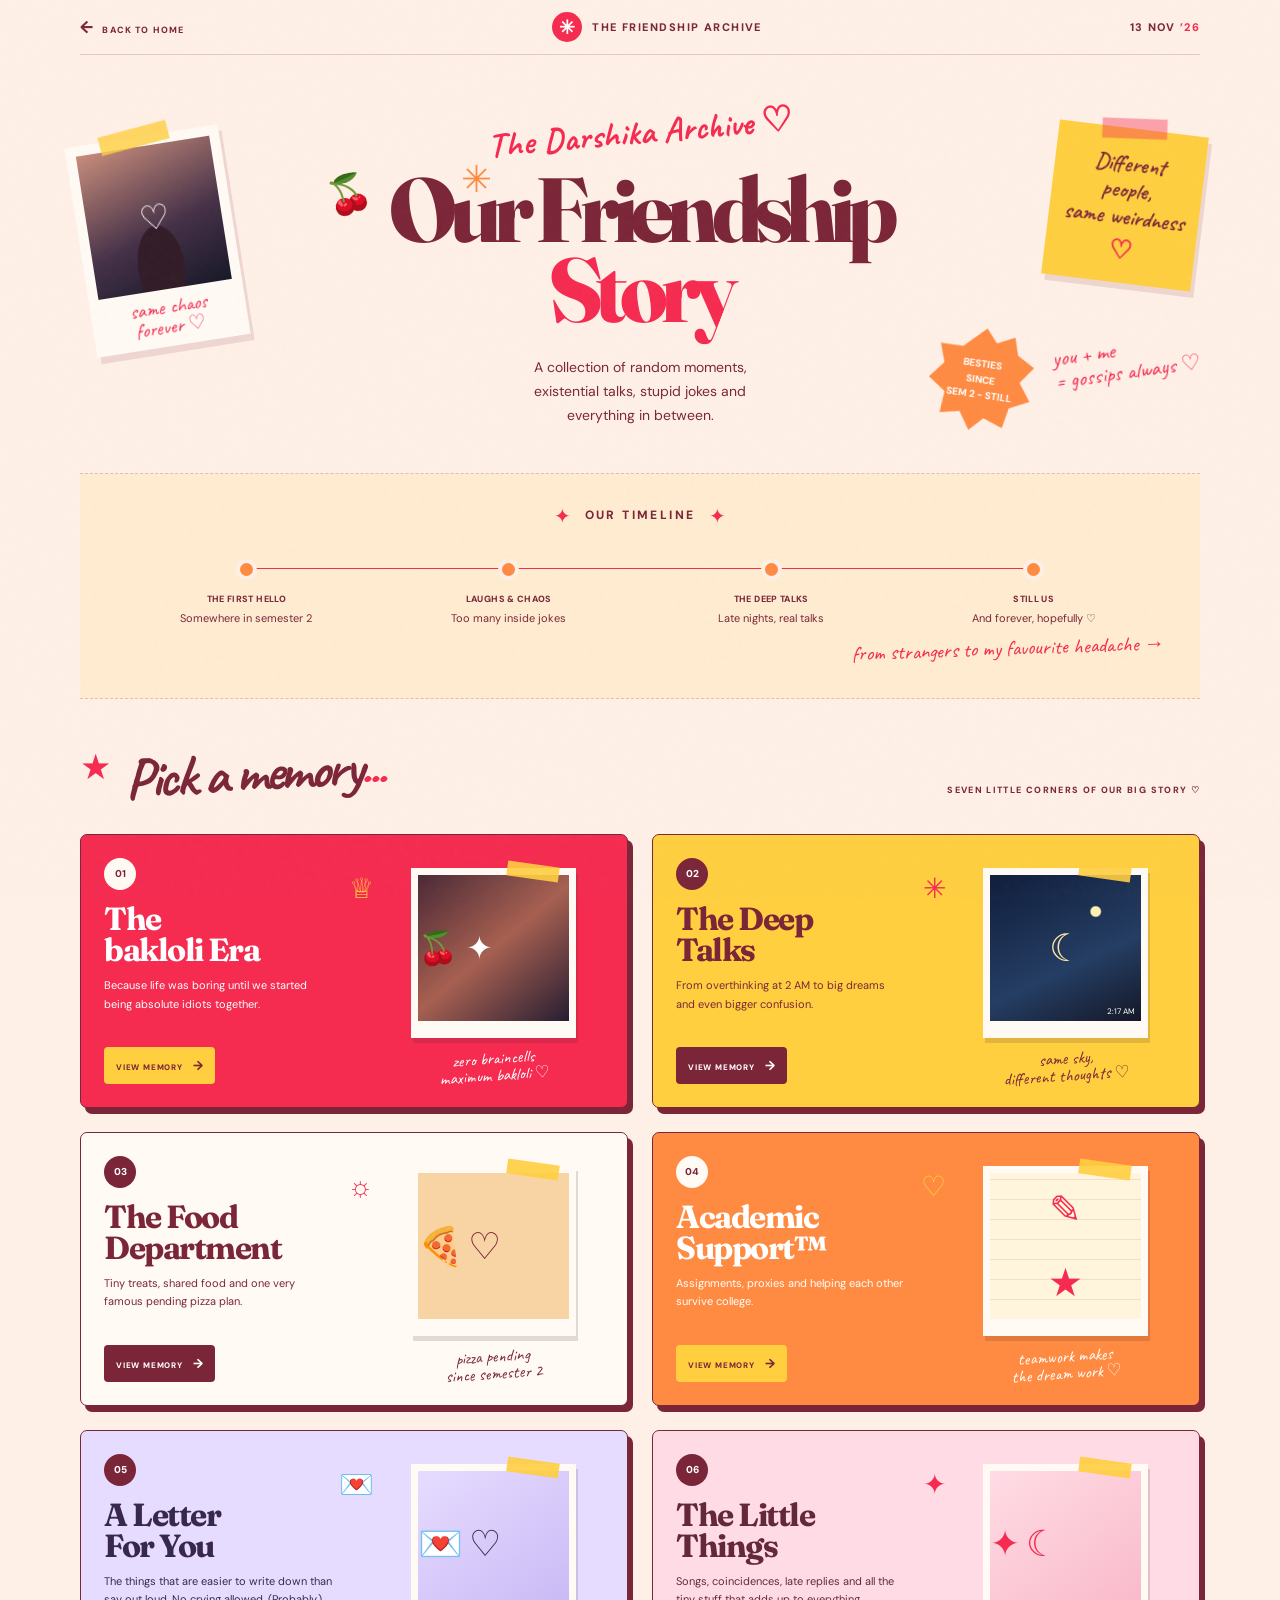
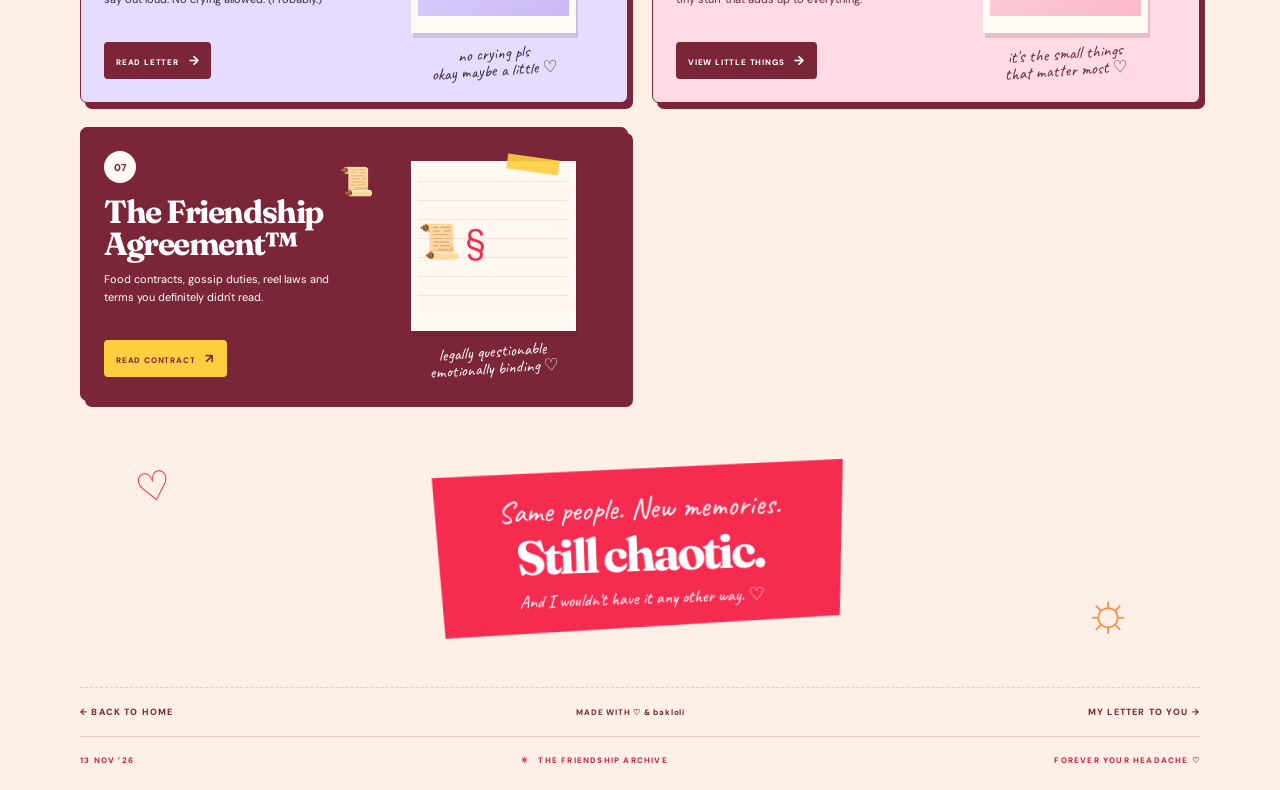
<file: pages/archive.html>
<!doctype html>
<html lang="en">
<head>
  <meta charset="utf-8">
  <meta name="viewport" content="width=device-width, initial-scale=1">
  <meta name="theme-color" content="#fff0e7">

  <title>Our Friendship Story ♡ — The Friendship Archive</title>
  <meta name="description" content="A scrapbook of our friendship, late-night talks, food memories, academic adventures and endless bakloli.">

  <link rel="preconnect" href="https://fonts.googleapis.com">
  <link rel="preconnect" href="https://fonts.gstatic.com" crossorigin>
  <link href="https://fonts.googleapis.com/css2?family=Caveat:wght@400;500;600;700&family=DM+Sans:wght@400;500;600;700;800&family=Fraunces:opsz,wght@9..144,500;9..144,600;9..144,700;9..144,800&display=swap" rel="stylesheet">

  <link rel="stylesheet" href="../css/styles.css">
  <link rel="stylesheet" href="../css/archive.css">
</head>

<body class="archive-page is-entering">
  <div class="paper-grain" aria-hidden="true"></div>

  <header class="topbar archive-topbar">
    <a class="archive-back" href="index.html">
      <span aria-hidden="true">←</span> BACK TO HOME
    </a>

    <a class="brand" href="index.html">
      <span class="brand-mark" aria-hidden="true">✳</span>
      <span>THE FRIENDSHIP ARCHIVE</span>
    </a>

    <span class="top-date">13 NOV <span>’26</span></span>
  </header>

  <main>
    <!-- ARCHIVE HERO -->
    <section class="archive-hero">
      <span class="archive-sticker archive-cherries" aria-hidden="true">🍒</span>
      <span class="archive-sticker archive-spark" aria-hidden="true">✳</span>

      <div class="archive-polaroid polaroid-left" aria-hidden="true">
        <div class="polaroid-photo photo-friends">
          <span>♡</span>
        </div>
        <p>same chaos<br>forever ♡</p>
      </div>

      <div class="archive-hero-copy">
        <p class="archive-hand-heading">The Darshika Archive ♡</p>

        <h1>
          Our Friendship
          <span>Story</span>
        </h1>

        <p class="archive-description">
          A collection of random moments,<br class="desktop-break">
          existential talks, stupid jokes and<br class="desktop-break">
          everything in between.
        </p>
      </div>

      <div class="archive-sticky-note" aria-hidden="true">
        <span>Different people,</span>
        <span>same weirdness</span>
        <span class="sticky-heart">♡</span>
      </div>

      <div class="archive-stamp" aria-hidden="true">
        BESTIES<br>SINCE<br>SEM 2 - STILL
      </div>

      <p class="archive-doodle archive-doodle-right" aria-hidden="true">
        you + me<br>= gossips always ♡
      </p>
    </section>

    <!-- FRIENDSHIP TIMELINE -->
    <section class="friendship-timeline" aria-labelledby="timeline-heading">
      <div class="timeline-heading">
        <span aria-hidden="true">✦</span>
        <h2 id="timeline-heading">OUR TIMELINE</h2>
        <span aria-hidden="true">✦</span>
      </div>

      <div class="timeline-track">
        <article class="timeline-item">
          <span class="timeline-dot"></span>
          <h3>THE FIRST HELLO</h3>
          <p>Somewhere in semester 2</p>
        </article>

        <article class="timeline-item">
          <span class="timeline-dot"></span>
          <h3>LAUGHS & CHAOS</h3>
          <p>Too many inside jokes</p>
        </article>

        <article class="timeline-item">
          <span class="timeline-dot"></span>
          <h3>THE DEEP TALKS</h3>
          <p>Late nights, real talks</p>
        </article>

        <article class="timeline-item">
          <span class="timeline-dot"></span>
          <h3>STILL US</h3>
          <p>And forever, hopefully ♡</p>
        </article>
      </div>

      <span class="timeline-hand-note">from strangers to my favourite headache →</span>
    </section>

    <!-- MEMORY CARDS -->
    <section class="memory-section" aria-labelledby="memory-heading">
      <div class="memory-section-heading">
        <div>
          <span class="memory-heading-star" aria-hidden="true">★</span>
          <h2 id="memory-heading">Pick a memory<span>...</span></h2>
        </div>

        <p>SEVEN LITTLE CORNERS OF OUR BIG STORY ♡</p>
      </div>

      <div class="archive-card-grid">
        <!-- CARD 01 -->
        <a class="archive-memory-card memory-red" href="gossip.html">
          <div class="memory-card-copy">
            <span class="memory-number">01</span>
            <span class="memory-mini-doodle" aria-hidden="true">♕</span>
            <h3>The<br>bakloli Era</h3>
            <p>
              Because life was boring until we started
              being absolute idiots together.
            </p>
            <span class="memory-open">VIEW MEMORY <span>→</span></span>
          </div>

          <div class="memory-art">
            <div class="memory-photo photo-chaos" aria-hidden="true">
              <span>🍒</span>
              <span>✦</span>
            </div>
            <span class="photo-caption">zero braincells<br>maximum bakloli ♡</span>
          </div>
        </a>

        <!-- CARD 02 -->
        <a class="archive-memory-card memory-yellow" href="deep-talks.html">
          <div class="memory-card-copy">
            <span class="memory-number">02</span>
            <span class="memory-mini-doodle" aria-hidden="true">✳</span>
            <h3>The Deep<br>Talks</h3>
            <p>
              From overthinking at 2 AM to big dreams
              and even bigger confusion.
            </p>
            <span class="memory-open">VIEW MEMORY <span>→</span></span>
          </div>

          <div class="memory-art">
            <div class="memory-photo photo-night" aria-hidden="true">
              <span>☾</span>
              <small>2:17 AM</small>
            </div>
            <span class="photo-caption">same sky,<br>different thoughts ♡</span>
          </div>
        </a>

        <!-- CARD 03 -->
        <a class="archive-memory-card memory-cream" href="food.html">
          <div class="memory-card-copy">
            <span class="memory-number">03</span>
            <span class="memory-mini-doodle" aria-hidden="true">☼</span>
            <h3>The Food<br>Department</h3>
            <p>
              Tiny treats, shared food and one very
              famous pending pizza plan.
            </p>
            <span class="memory-open">VIEW MEMORY <span>→</span></span>
          </div>

          <div class="memory-art">
            <div class="memory-photo photo-food" aria-hidden="true">
              <span>🍕</span>
              <span>♡</span>
            </div>
            <span class="photo-caption">pizza pending<br>since semester 2</span>
          </div>
        </a>

        <!-- CARD 04 -->
        <a class="archive-memory-card memory-orange" href="academics.html">
          <div class="memory-card-copy">
            <span class="memory-number">04</span>
            <span class="memory-mini-doodle" aria-hidden="true">♡</span>
            <h3>Academic<br>Support™</h3>
            <p>
              Assignments, proxies and helping each
              other survive college.
            </p>
            <span class="memory-open">VIEW MEMORY <span>→</span></span>
          </div>

          <div class="memory-art">
            <div class="memory-photo photo-study" aria-hidden="true">
              <span>✎</span>
              <span>★</span>
            </div>
            <span class="photo-caption">teamwork makes<br>the dream work ♡</span>
          </div>
        </a>

        <!-- CARD 05 -->
        <a class="archive-memory-card memory-lilac" href="letter.html">
          <div class="memory-card-copy">
            <span class="memory-number">05</span>
            <span class="memory-mini-doodle" aria-hidden="true">💌</span>
            <h3>A Letter<br>For You</h3>
            <p>
              The things that are easier to write down
              than say out loud. No crying allowed. (Probably.)
            </p>
            <span class="memory-open">READ LETTER <span>→</span></span>
          </div>

          <div class="memory-art">
            <div class="memory-photo photo-letter" aria-hidden="true">
              <span>💌</span>
              <span>♡</span>
            </div>
            <span class="photo-caption">no crying pls<br>okay maybe a little ♡</span>
          </div>
        </a>

        <!-- CARD 06 -->
        <a class="archive-memory-card memory-pink" href="little-things.html">
          <div class="memory-card-copy">
            <span class="memory-number">06</span>
            <span class="memory-mini-doodle" aria-hidden="true">✦</span>
            <h3>The Little<br>Things</h3>
            <p>
              Songs, coincidences, late replies and all
              the tiny stuff that adds up to everything.
            </p>
            <span class="memory-open">VIEW LITTLE THINGS <span>→</span></span>
          </div>

          <div class="memory-art">
            <div class="memory-photo photo-little" aria-hidden="true">
              <span>✦</span>
              <span>☾</span>
            </div>
            <span class="photo-caption">it's the small things<br>that matter most ♡</span>
          </div>
        </a>

        <!-- CARD 07 -->
        <a class="archive-memory-card memory-berry" href="agreement.html">
          <div class="memory-card-copy">
            <span class="memory-number">07</span>
            <span class="memory-mini-doodle" aria-hidden="true">📜</span>
            <h3>The Friendship<br>Agreement™</h3>
            <p>
              Food contracts, gossip duties, reel laws
              and terms you definitely didn't read.
            </p>
            <span class="memory-open">READ CONTRACT <span>↗</span></span>
          </div>

          <div class="memory-art">
            <div class="memory-photo photo-contract" aria-hidden="true">
              <span>📜</span>
              <span>§</span>
            </div>
            <span class="photo-caption">legally questionable<br>emotionally binding ♡</span>
          </div>
        </a>

      </div>
    </section>


    <!-- CLOSING NOTE -->
    <section class="archive-ending">
      <span class="ending-doodle ending-heart" aria-hidden="true">♡</span>
      <span class="ending-doodle ending-sun" aria-hidden="true">☼</span>

      <div class="ending-paper">
        <p>Same people. New memories.</p>
        <h2>Still chaotic.</h2>
        <span>And I wouldn't have it any other way. ♡</span>
      </div>
    </section>

    <nav class="archive-bottom-nav" aria-label="Page navigation">
      <a href="index.html">← BACK TO HOME</a>
      <span>MADE WITH ♡ & bakloli</span>
      <a href="letter.html">MY LETTER TO YOU →</a>
    </nav>
  </main>

  <footer class="archive-footer">
    <span>13 NOV ’26</span>
    <span>✳ &nbsp; THE FRIENDSHIP ARCHIVE</span>
    <span>FOREVER YOUR HEADACHE ♡</span>
  </footer>

  <div class="page-transition" aria-hidden="true"></div>

  <script src="../js/archive.js"></script>
</body>
</html>
</file>
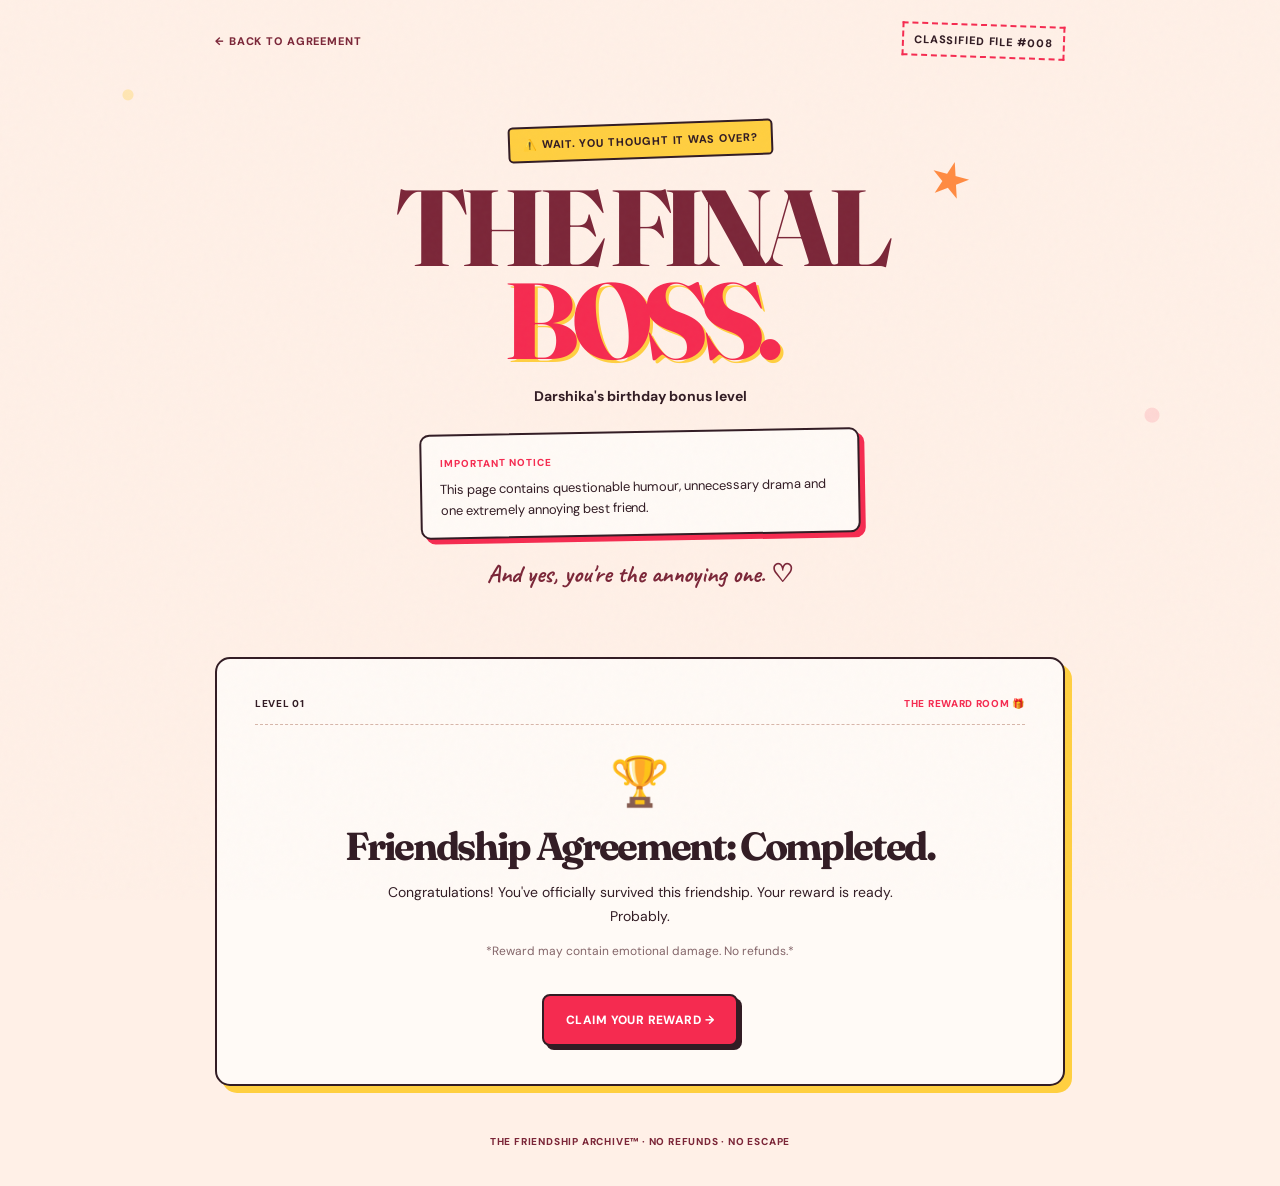
<file: pages/bonus.html>
<!DOCTYPE html>
<html lang="en">
<head>
  <meta charset="UTF-8">
  <meta name="viewport" content="width=device-width, initial-scale=1.0">
  <meta name="theme-color" content="#fff0e7">
  <meta name="description" content="A top-secret birthday bonus level for Darshika.">
  <title>The Final Boss | Darshika Archive</title>

  <link rel="preconnect" href="https://fonts.googleapis.com">
  <link rel="preconnect" href="https://fonts.gstatic.com" crossorigin>
  <link href="https://fonts.googleapis.com/css2?family=Caveat:wght@500;600;700&family=DM+Sans:wght@400;500;600;700;800&family=Fraunces:opsz,wght@9..144,600;9..144,700;9..144,800&display=swap" rel="stylesheet">

  <link rel="stylesheet" href="../css/styles.css">
  <link rel="stylesheet" href="../css/bonus.css">
</head>

<body class="bonus-page">

  <main class="bonus-wrap">

    <!-- TOP NAVIGATION -->
    <header class="bonus-topbar">
      <a href="agreement.html" class="bonus-back">← BACK TO AGREEMENT</a>
      <span class="bonus-stamp">CLASSIFIED FILE #008</span>
    </header>

    <!-- HERO -->
    <section class="bonus-hero">
      <span class="bonus-eyebrow">⚠️ WAIT. YOU THOUGHT IT WAS OVER?</span>

      <div class="bonus-star" aria-hidden="true">★</div>

      <h1>THE FINAL<br><span>BOSS.</span></h1>

      <p class="bonus-subtitle">Darshika's birthday bonus level</p>

      <div class="bonus-warning">
        <span>IMPORTANT NOTICE</span>
        <p>
          This page contains questionable humour, unnecessary drama
          and one extremely annoying best friend.
        </p>
      </div>

      <p class="bonus-handwritten">And yes, you're the annoying one. ♡</p>
    </section>

    <!-- STAGE 1 -->
    <section class="bonus-card" id="stage-one">
      <div class="bonus-card-top">
        <span>LEVEL 01</span>
        <span>THE REWARD ROOM 🎁</span>
      </div>

      <div class="bonus-icon">🏆</div>

      <h2>Friendship Agreement: Completed.</h2>

      <p>
        Congratulations! You've officially survived this friendship.
        Your reward is ready. Probably.
      </p>

      <p class="bonus-small">
        *Reward may contain emotional damage. No refunds.*
      </p>

      <button class="bonus-button" id="claim-reward" type="button">
        CLAIM YOUR REWARD →
      </button>
    </section>

    <!-- STAGE 2 -->
    <section class="bonus-card bonus-hidden" id="stage-two" aria-hidden="true">
      <div class="bonus-card-top">
        <span>LEVEL 02</span>
        <span>CONFIDENTIAL SCAN 🔎</span>
      </div>

      <div class="bonus-icon scanner-icon">🕵️‍♀️</div>

      <h2>Friendship Scanner 3000</h2>

      <p>Running a highly scientific personality check...</p>

      <div class="scanner-screen">
        <div class="scanner-line" id="scanner-line"></div>
        <p id="scan-status">Initialising nonsense detector...</p>
      </div>

      <div class="scan-results bonus-hidden" id="scan-results">
        <div class="scan-result">
          <span>Drama level</span>
          <strong>1000%</strong>
        </div>

        <div class="scan-result">
          <span>Listening to advice</span>
          <strong>ERROR 404</strong>
        </div>

        <div class="scan-result">
          <span>Annoying bestie energy</span>
          <strong>LEGENDARY</strong>
        </div>

        <div class="scan-result">
          <span>Chance of escaping Ayush</span>
          <strong>0.00%</strong>
        </div>

        <p class="bonus-verdict">
          VERDICT: A certified menace. Friendship cannot be cancelled.
        </p>

        <button class="bonus-button" id="reveal-evidence" type="button">
          SHOW THE EVIDENCE 💀
        </button>
      </div>
    </section>

    <!-- STAGE 3: COMEDY VIDEO -->
    <section class="bonus-card bonus-hidden" id="stage-three" aria-hidden="true">
      <div class="bonus-card-top">
        <span>LEVEL 03</span>
        <span>EXHIBIT A 🎬</span>
      </div>

      <div class="bonus-icon">🍿</div>

      <h2>Evidence of your nonsense.</h2>

      <p>
        The investigation team has recovered a video that perfectly
        represents the current state of this friendship.
      </p>

      <div class="video-frame">
        <video
          id="comedy-video"
          controls
          playsinline
          preload="metadata"
          aria-label="Funny best-friend comedy video"
        >
          <source src="../assets/darshika-comedy.mp4" type="video/mp4">
          Your browser does not support this video.
        </video>
      </div>

      <p class="bonus-small">
        Press play when you're ready. Don't blame me for what happens next.
      </p>

      <button class="bonus-button" id="continue-to-song" type="button">
        OKAY ENOUGH. ONE LAST THING →
      </button>
    </section>

    <!-- STAGE 4: BIRTHDAY SONG -->
    <section
      class="bonus-card bonus-song-card bonus-hidden"
      id="stage-four"
      aria-hidden="true"
    >
      <div class="bonus-card-top">
        <span>FINAL LEVEL</span>
        <span>ABSOLUTELY NOT NORMAL 🎂</span>
      </div>

      <div class="music-decoration" aria-hidden="true">
        <span>♫</span>
        <span>♪</span>
        <span>♫</span>
      </div>

      <h2>A very serious birthday wish.</h2>

      <p>
        I wrote you a beautiful, emotional, award-winning birthday song.
        It will definitely make you cry.
      </p>

      <p class="bonus-handwritten">
        Trust me. I'm a professional liar. ♡
      </p>

      <!-- IMPORTANT WARNING -->
      <div class="song-warning">
        🔒 <strong>BESTIE NOTICE:</strong>
        Ek baar song start hua toh pause button nahi milega.
        Full birthday song sunna padega. 😂
        <span>(Exit karna hai? Bonus page se back ja sakti ho.)</span>
      </div>

      <!-- SONG: Keep controls OFF so the native pause button isn't shown. -->
      <audio id="birthday-song" preload="metadata">
        <source src="../assets/birthday-roast-song.m4a" type="audio/mp4">
        Your browser does not support audio playback.
      </audio>

      <!-- PLAY BUTTON -->
      <button
        class="bonus-button bonus-song-button"
        id="play-birthday-song"
        type="button"
      >
        ACCHA YAHAAN CLICK KAR EK BAARI 🎂
      </button>

      <p class="audio-status" id="audio-status" aria-live="polite">
        Song abhi secret hai. Button dabao, bhondu. 🤫
      </p>


      <!-- REPLAY -->
      <div class="song-controls bonus-hidden" id="song-controls">
        <button
          class="bonus-button bonus-button-dark"
          id="replay-song"
          type="button"
        >
          PLAY AGAIN, YOU MENACE ↻
        </button>
      </div>
      <!-- ONE LAST FINAL THING -->
<div class="last-thing-link-wrap">
  <p class="last-thing-teaser">
    Arrey... ek aur cheez reh gayi. 👀
  </p>

  <a href="last-thing.html" class="last-thing-button">
    ONE LASSSST FINAL THING →
  </a>
</div>

      <!-- BIRTHDAY FINALE -->
      <div class="birthday-chaos bonus-hidden" id="birthday-chaos">
        <div class="confetti" aria-hidden="true">
          🎉 🎂 🎈 💥 🥳 🎊
        </div>

        <h3>HAPPY BIRTHDAY, DRAMEBAAZ!</h3>

        <p>
          May your life have unlimited food, zero assignments,
          infinite gossip and just enough brain cells to survive another year.
        </p>

        <p class="roast-final">
          Stay weird. Stay dramatic. Stay annoying.
          Unfortunately, you're our problem now. ❤️
        </p>

        <div class="bonus-signature">
          Made with questionable intentions by Ayush ✍️
        </div>
        <a class="bonus-back-home" href="archive.html">
          BACK TO THE ARCHIVE ↗
        </a>
      </div>
    </section> 

    <!-- FOOTER -->
    <footer class="bonus-footer">
      THE FRIENDSHIP ARCHIVE™ · NO REFUNDS · NO ESCAPE
    </footer>

  </main>

  <script src="../js/bonus.js"></script>
</body>
</html>
</file>
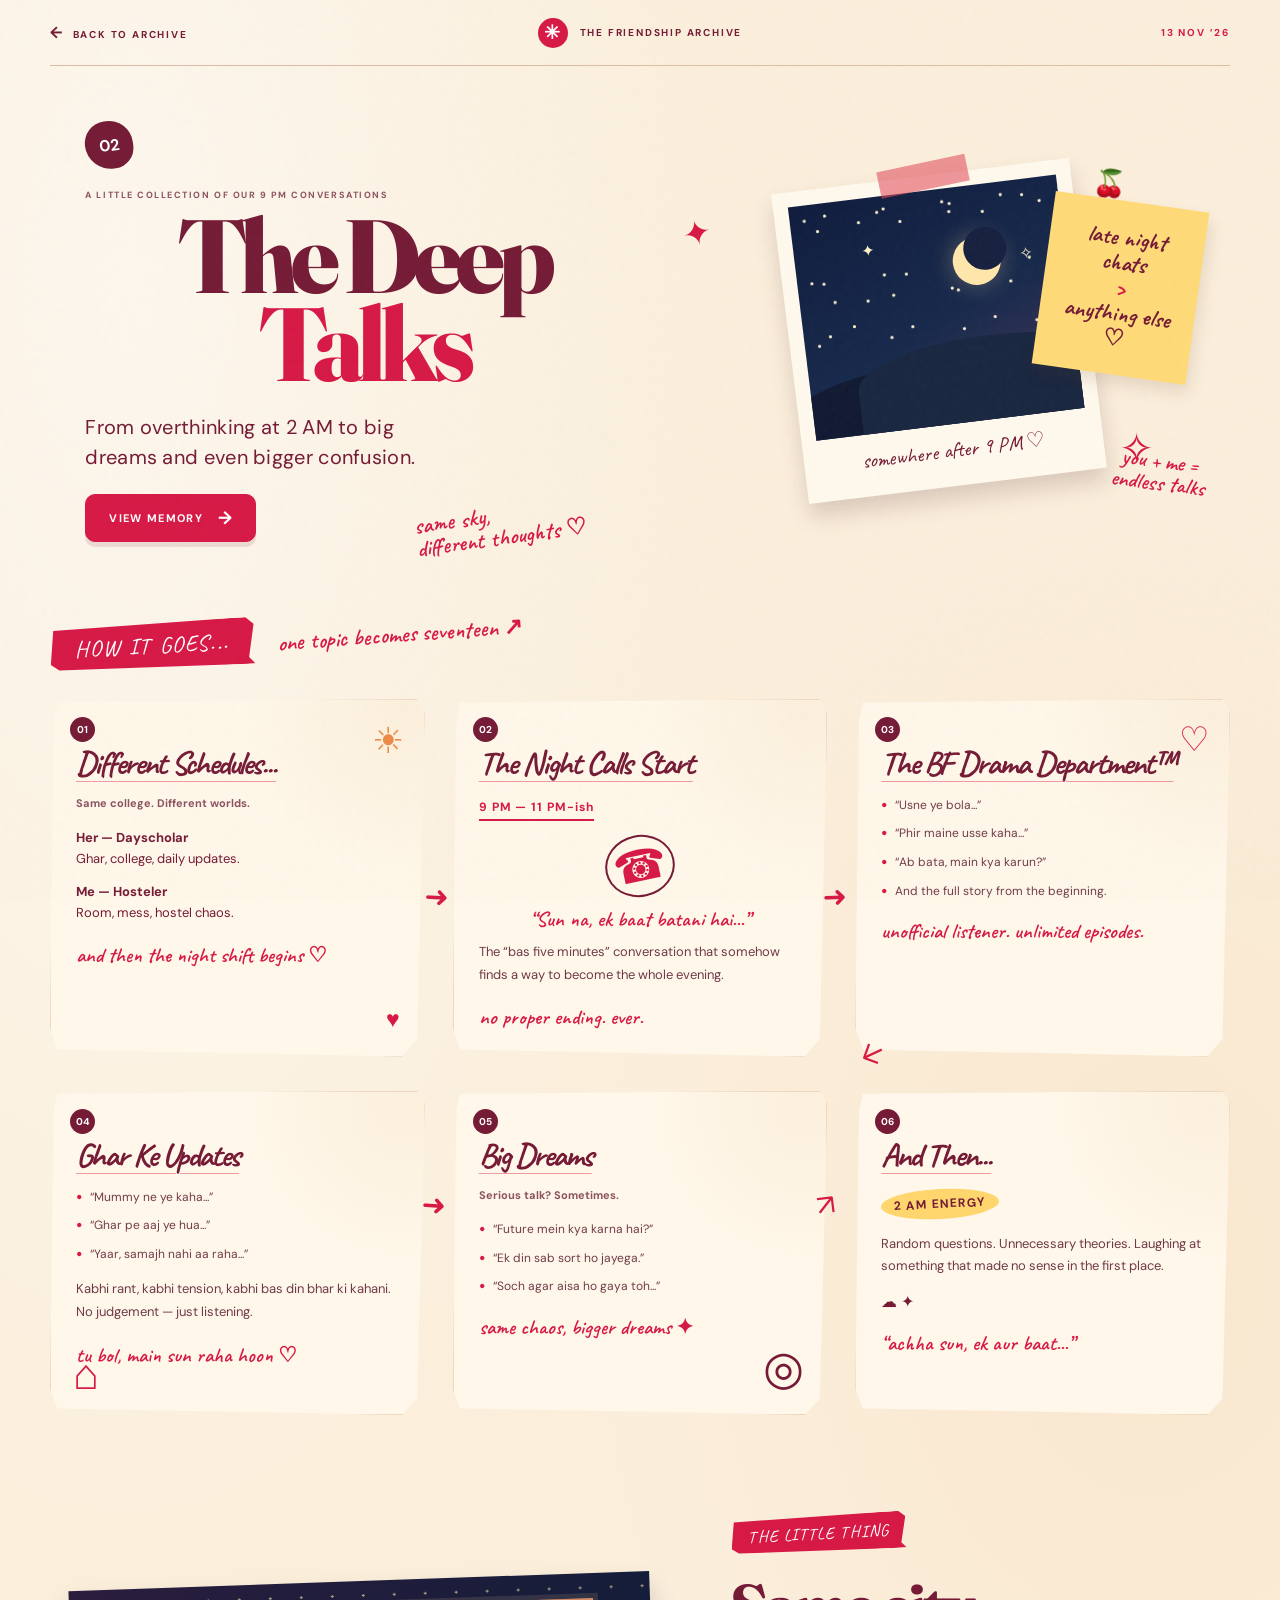
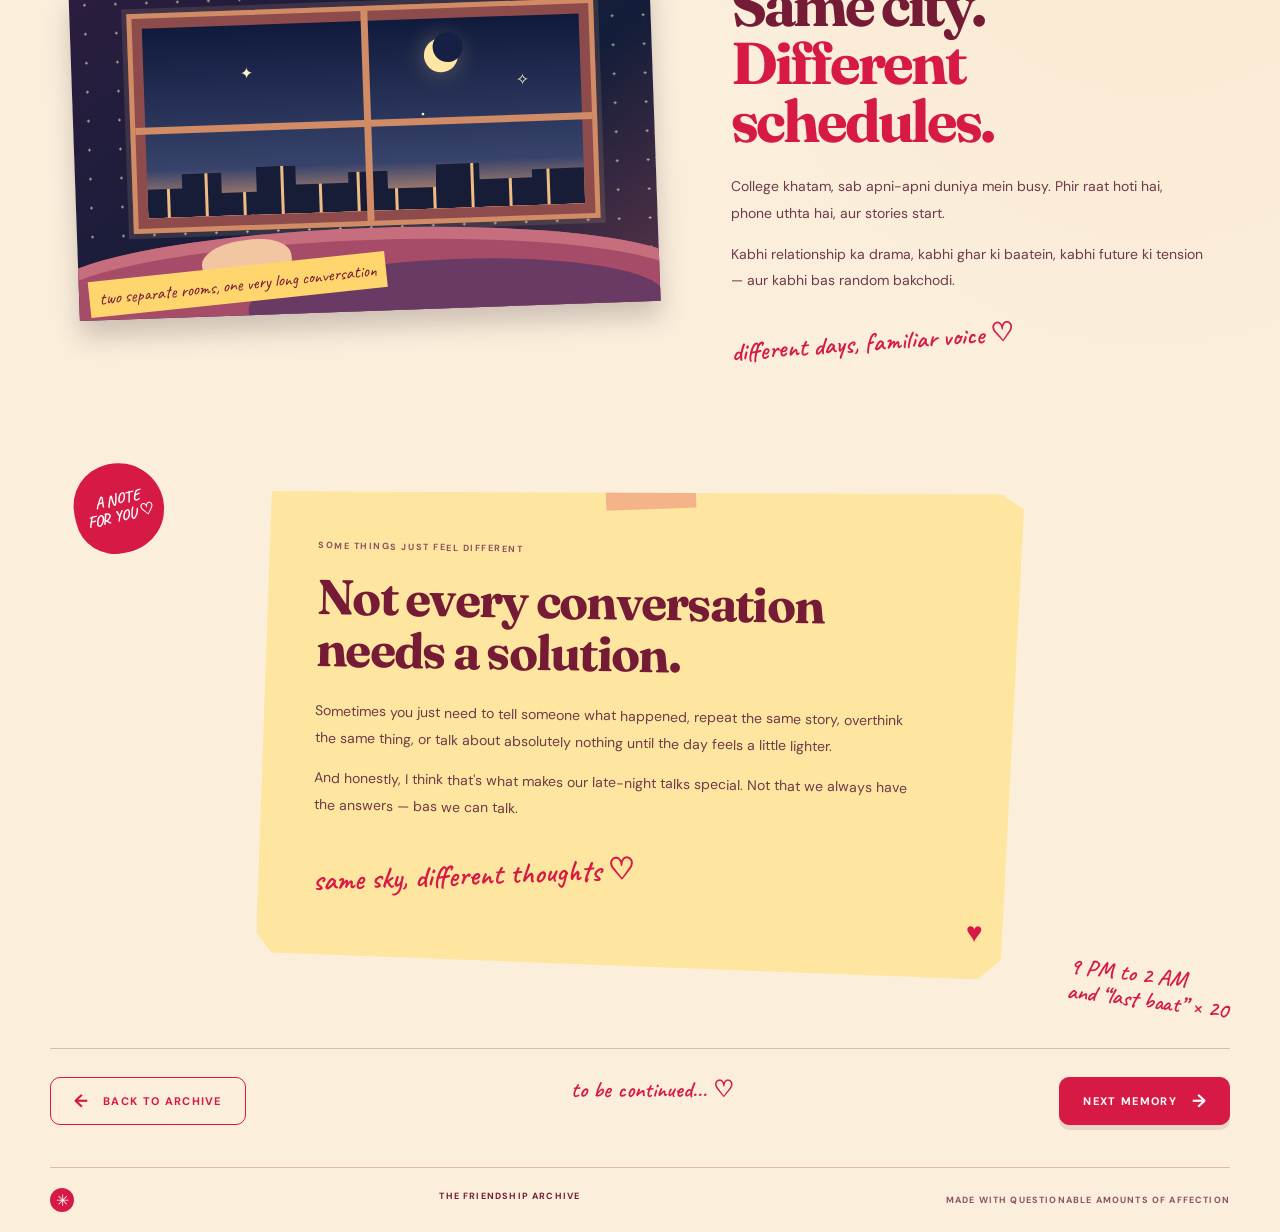
<file: pages/deep-talks.html>
<!DOCTYPE html>
<html lang="en">
<head>
  <meta charset="UTF-8" />
  <meta name="viewport" content="width=device-width, initial-scale=1.0" />
  <meta name="theme-color" content="#f8eddb" />

  <title>02 — The Deep Talks | The Friendship Archive</title>
  <meta
    name="description"
    content="Late-night talks, relationship drama, home updates, big dreams and the beautiful chaos of friendship."
  />

  <link rel="preconnect" href="https://fonts.googleapis.com" />
  <link rel="preconnect" href="https://fonts.gstatic.com" crossorigin />
  <link
    href="https://fonts.googleapis.com/css2?family=Caveat:wght@400;500;600;700&family=DM+Sans:wght@400;500;600;700&family=Fraunces:opsz,wght@9..144,600;9..144,700;9..144,800&display=swap"
    rel="stylesheet"
  />

  <link rel="stylesheet" href="../css/styles.css" />
  <link rel="stylesheet" href="../css/deep-talks.css" />
</head>

<body class="deep-talks-page">
  <div class="page-transition" aria-hidden="true"></div>

  <header class="dt-header">
    <a class="dt-back" href="archive.html">
      <span aria-hidden="true">←</span> BACK TO ARCHIVE
    </a>

    <a class="dt-brand" href="index.html" aria-label="Friendship Archive home">
      <span class="dt-brand-star">✳</span>
      <span>THE FRIENDSHIP ARCHIVE</span>
    </a>

    <span class="dt-date">13 NOV ’26</span>
  </header>

  <main>
    <!-- HERO -->
    <section class="dt-hero dt-reveal">
      <div class="dt-hero-copy">
        <span class="dt-number">02</span>

        <p class="dt-eyebrow">A LITTLE COLLECTION OF OUR 9 PM CONVERSATIONS</p>

        <h1>The Deep<br /><span>Talks</span></h1>

        <p class="dt-intro">
          From overthinking at 2 AM to big dreams and even bigger confusion.
        </p>

        <a class="dt-button" href="#conversation-timeline">
          VIEW MEMORY <span aria-hidden="true">→</span>
        </a>

        <p class="dt-handwriting dt-sky-note">
          same sky,<br />different thoughts ♡
        </p>
      </div>

      <div class="dt-hero-art" aria-label="Scrapbook illustration of a night sky">
        <div class="dt-star dt-star-one">✦</div>
        <div class="dt-star dt-star-two">✧</div>

        <div class="dt-polaroid">
          <span class="dt-tape"></span>
          <div class="dt-night-sky">
            <span class="dt-moon"></span>
            <span class="dt-sky-star s1">✦</span>
            <span class="dt-sky-star s2">·</span>
            <span class="dt-sky-star s3">✧</span>
            <span class="dt-sky-star s4">·</span>
            <div class="dt-hills"></div>
          </div>
          <p>somewhere after 9 PM ♡</p>
        </div>

        <div class="dt-sticky-note">
          late night chats <br />
          <span>></span> anything else ♡
        </div>

        <span class="dt-cherry" aria-hidden="true">🍒</span>
        <span class="dt-side-note dt-handwriting">you + me = endless talks</span>
      </div>
    </section>

    <!-- TIMELINE -->
    <section class="dt-timeline-section" id="conversation-timeline">
      <div class="dt-section-heading">
        <span class="dt-ribbon">HOW IT GOES...</span>
        <p class="dt-handwriting">one topic becomes seventeen ↗</p>
      </div>

      <div class="dt-timeline">
        <article class="dt-note dt-note-one dt-reveal">
          <span class="dt-step">01</span>
          <span class="dt-note-doodle" aria-hidden="true">☀</span>
          <h2>Different Schedules...</h2>
          <p class="dt-small-label">Same college. Different worlds.</p>

          <div class="dt-schedule">
            <p><strong>Her — Dayscholar</strong><br />Ghar, college, daily updates.</p>
            <p><strong>Me — Hosteler</strong><br />Room, mess, hostel chaos.</p>
          </div>

          <p class="dt-handwriting dt-note-footer">and then the night shift begins ♡</p>
          <span class="dt-mini-heart">♥</span>
        </article>

        <span class="dt-arrow dt-arrow-one" aria-hidden="true">➜</span>

        <article class="dt-note dt-note-two dt-reveal">
          <span class="dt-step">02</span>
          <h2>The Night Calls Start</h2>
          <p class="dt-time">9 PM — 11 PM-ish</p>

          <div class="dt-call-icon" aria-hidden="true">☎</div>
          <p class="dt-handwriting dt-quote">“Sun na, ek baat batani hai...”</p>

          <p class="dt-body-copy">
            The “bas five minutes” conversation that somehow finds a way
            to become the whole evening.
          </p>

          <span class="dt-note-footer dt-handwriting">no proper ending. ever.</span>
        </article>

        <span class="dt-arrow dt-arrow-two" aria-hidden="true">➜</span>

        <article class="dt-note dt-note-three dt-reveal">
          <span class="dt-step">03</span>
          <span class="dt-broken-heart" aria-hidden="true">♡</span>
          <h2>The BF Drama Department™</h2>

          <ul class="dt-chat-list">
            <li>“Usne ye bola...”</li>
            <li>“Phir maine usse kaha...”</li>
            <li>“Ab bata, main kya karun?”</li>
            <li>And the full story from the beginning.</li>
          </ul>

          <p class="dt-handwriting dt-note-footer">
            unofficial listener. unlimited episodes.
          </p>
        </article>

        <span class="dt-arrow dt-arrow-three" aria-hidden="true">↙</span>

        <article class="dt-note dt-note-four dt-reveal">
          <span class="dt-step">04</span>
          <span class="dt-home-doodle" aria-hidden="true">⌂</span>
          <h2>Ghar Ke Updates</h2>

          <ul class="dt-chat-list">
            <li>“Mummy ne ye kaha...”</li>
            <li>“Ghar pe aaj ye hua...”</li>
            <li>“Yaar, samajh nahi aa raha...”</li>
          </ul>

          <p class="dt-body-copy">
            Kabhi rant, kabhi tension, kabhi bas din bhar ki kahani.
            No judgement — just listening.
          </p>

          <p class="dt-handwriting dt-note-footer">tu bol, main sun raha hoon ♡</p>
        </article>

        <span class="dt-arrow dt-arrow-four" aria-hidden="true">➜</span>

        <article class="dt-note dt-note-five dt-reveal">
          <span class="dt-step">05</span>
          <span class="dt-world-doodle" aria-hidden="true">◎</span>
          <h2>Big Dreams</h2>
          <p class="dt-small-label">Serious talk? Sometimes.</p>

          <ul class="dt-chat-list">
            <li>“Future mein kya karna hai?”</li>
            <li>“Ek din sab sort ho jayega.”</li>
            <li>“Soch agar aisa ho gaya toh...”</li>
          </ul>

          <p class="dt-handwriting dt-note-footer">same chaos, bigger dreams ✦</p>
        </article>

        <span class="dt-arrow dt-arrow-five" aria-hidden="true">↗</span>

        <article class="dt-note dt-note-six dt-reveal">
          <span class="dt-step">06</span>
          <h2>And Then...</h2>
          <span class="dt-time dt-time-yellow">2 AM ENERGY</span>

          <p class="dt-body-copy">
            Random questions. Unnecessary theories. Laughing at something
            that made no sense in the first place.
          </p>

          <div class="dt-cloud-doodle" aria-hidden="true">☁ ✦</div>
          <p class="dt-handwriting dt-note-footer">“achha sun, ek aur baat...”</p>
        </article>
      </div>
    </section>

    <!-- THE HEART OF THE PAGE -->
    <section class="dt-heart-section dt-reveal">
      <div class="dt-bedroom-art" role="img" aria-label="Cozy illustrated bedroom window under a starry night sky">
        <div class="dt-window">
          <div class="dt-window-sky">
            <span class="dt-window-moon"></span>
            <span class="dt-window-star star-a">✦</span>
            <span class="dt-window-star star-b">·</span>
            <span class="dt-window-star star-c">✧</span>
            <div class="dt-window-city"></div>
          </div>
          <div class="dt-window-cross vertical"></div>
          <div class="dt-window-cross horizontal"></div>
        </div>
        <div class="dt-bed">
          <div class="dt-pillow"></div>
          <div class="dt-blanket"></div>
        </div>
        <span class="dt-art-caption">two separate rooms, one very long conversation</span>
      </div>

      <div class="dt-heart-copy">
        <span class="dt-ribbon dt-ribbon-small">THE LITTLE THING</span>
        <h2>Same city.<br /><span>Different schedules.</span></h2>

        <p>
          College khatam, sab apni-apni duniya mein busy. Phir raat hoti hai,
          phone uthta hai, aur stories start.
        </p>

        <p>
          Kabhi relationship ka drama, kabhi ghar ki baatein, kabhi future ki
          tension — aur kabhi bas random bakchodi.
        </p>

        <p class="dt-handwriting dt-heart-handwriting">
          different days, familiar voice ♡
        </p>
      </div>
    </section>

    <!-- FINAL NOTE -->
    <section class="dt-final-section dt-reveal">
      <div class="dt-final-sticker">A NOTE<br />FOR YOU ♡</div>

      <div class="dt-letter">
        <p class="dt-letter-kicker">SOME THINGS JUST FEEL DIFFERENT</p>
        <h2>Not every conversation needs a solution.</h2>

        <p>
          Sometimes you just need to tell someone what happened, repeat the
          same story, overthink the same thing, or talk about absolutely
          nothing until the day feels a little lighter.
        </p>

        <p>
          And honestly, I think that's what makes our late-night talks special.
          Not that we always have the answers — bas we can talk.
        </p>

        <p class="dt-handwriting dt-letter-signoff">
          same sky, different thoughts ♡
        </p>

        <span class="dt-letter-heart" aria-hidden="true">♥</span>
      </div>

      <p class="dt-handwriting dt-final-side-note">
        9 PM to 2 AM<br />and “last baat” × 20
      </p>
    </section>

    <section class="dt-navigation">
      <a class="dt-button dt-button-outline" href="archive.html">
        <span aria-hidden="true">←</span> BACK TO ARCHIVE
      </a>

      <p class="dt-handwriting">to be continued... ♡</p>

      <a class="dt-button" href="food.html">
        NEXT MEMORY <span aria-hidden="true">→</span>
      </a>
    </section>
  </main>

  <footer class="dt-footer">
    <span>✳</span>
    <p>THE FRIENDSHIP ARCHIVE</p>
    <span>MADE WITH QUESTIONABLE AMOUNTS OF AFFECTION</span>
  </footer>

  <script src="../js/deep-talks.js"></script>
</body>
</html>
</file>
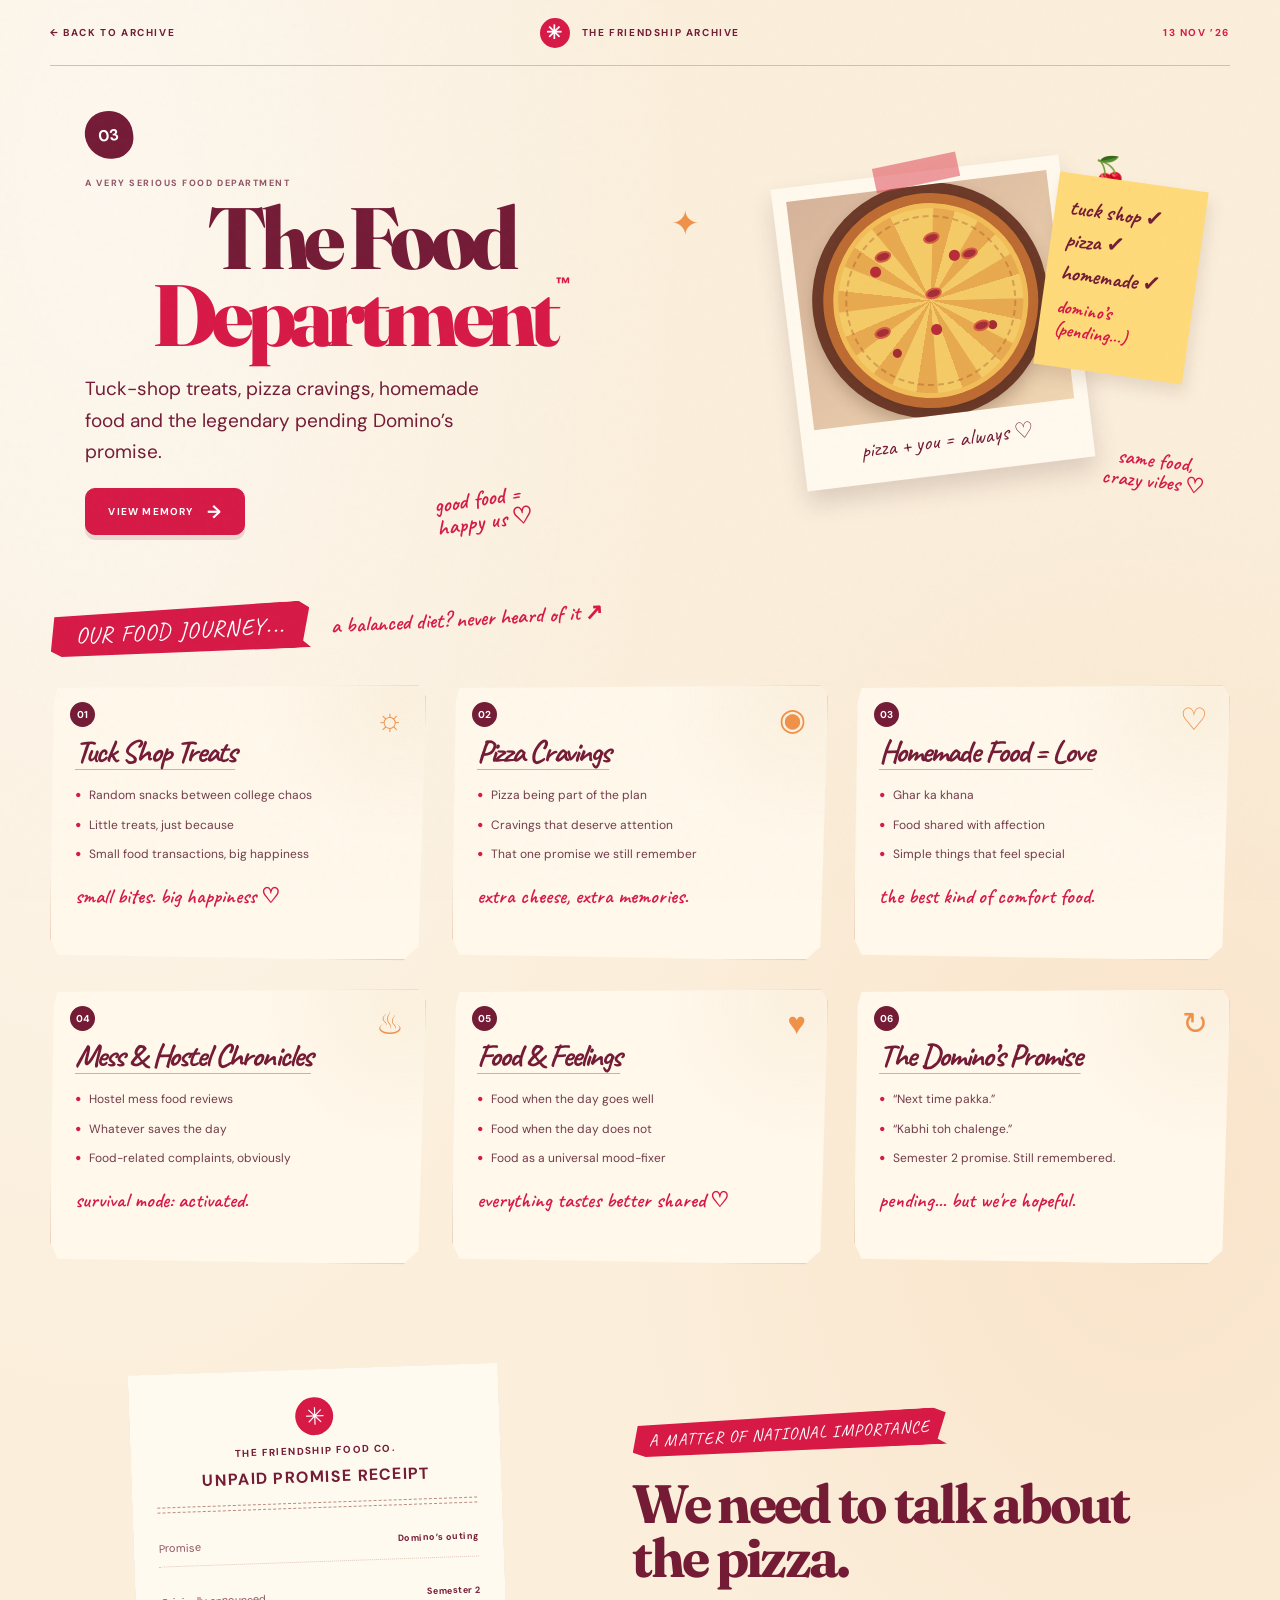
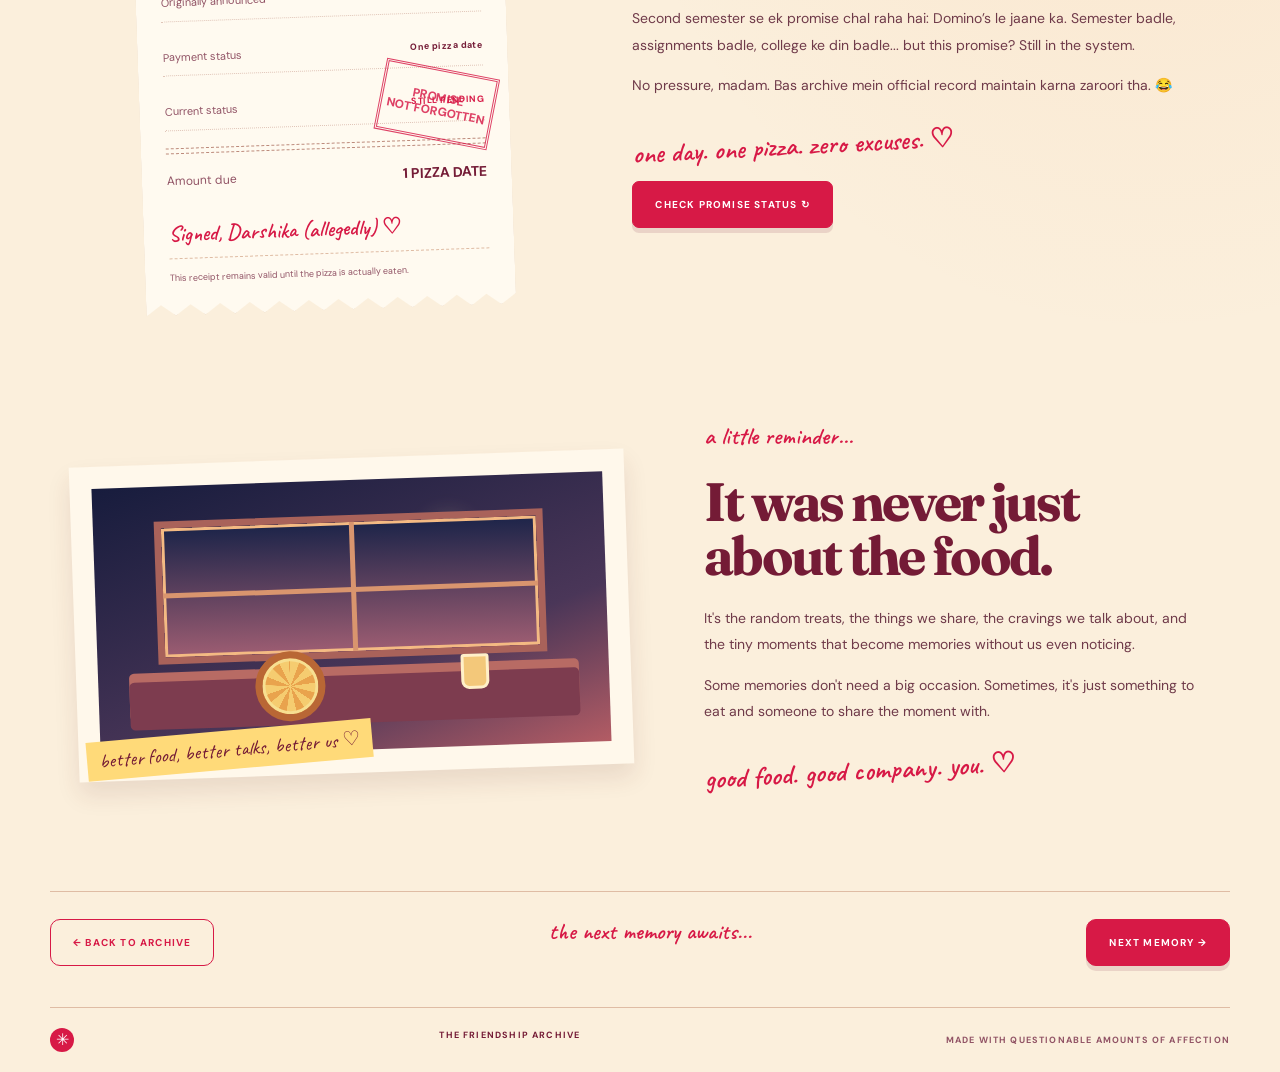
<file: pages/food.html>
<!DOCTYPE html>
<html lang="en">
<head>
  <meta charset="UTF-8" />
  <meta name="viewport" content="width=device-width, initial-scale=1.0" />
  <meta name="theme-color" content="#fbefdc" />
  <meta name="description" content="A scrapbook of tuck-shop treats, pizza cravings, homemade food, and one very pending Domino's promise." />

  <title>03 — The Food Department | The Friendship Archive</title>

  <link rel="preconnect" href="https://fonts.googleapis.com" />
  <link rel="preconnect" href="https://fonts.gstatic.com" crossorigin />
  <link href="https://fonts.googleapis.com/css2?family=Caveat:wght@400;500;600;700&family=DM+Sans:wght@400;500;600;700&family=Fraunces:opsz,wght@9..144,600;9..144,700;9..144,800&display=swap" rel="stylesheet" />

  <link rel="stylesheet" href="../css/styles.css" />
  <link rel="stylesheet" href="../css/food.css" />
</head>

<body class="food-page">
  <div class="page-transition" aria-hidden="true"></div>

  <header class="food-header">
    <a href="archive.html" class="food-back">← BACK TO ARCHIVE</a>

    <a href="index.html" class="food-brand">
      <span class="food-brand-icon">✳</span>
      <span>THE FRIENDSHIP ARCHIVE</span>
    </a>

    <span class="food-date">13 NOV ’26</span>
  </header>

  <main>
    <!-- HERO -->
    <section class="food-hero food-reveal">
      <div class="food-hero-copy">
        <span class="food-number">03</span>
        <p class="food-eyebrow">A VERY SERIOUS FOOD DEPARTMENT</p>

        <h1>The Food<br /><span>Department<sup>™</sup></span></h1>

        <p class="food-intro">
          Tuck-shop treats, pizza cravings, homemade food and the legendary
          pending Domino’s promise.
        </p>

        <a href="#food-journey" class="food-button">
          VIEW MEMORY <span>→</span>
        </a>

        <p class="food-handwriting food-hero-note">
          good food =<br />happy us ♡
        </p>
      </div>

      <div class="food-hero-art">
        <span class="food-hero-spark spark-one">✦</span>
        <span class="food-hero-spark spark-two">✧</span>

        <div class="food-polaroid">
          <span class="food-tape"></span>
          <div class="food-pizza-art" role="img" aria-label="Illustrated pizza with cheese and toppings">
            <div class="pizza-board"></div>
            <div class="pizza">
              <span class="pizza-topping topping-one"></span>
              <span class="pizza-topping topping-two"></span>
              <span class="pizza-topping topping-three"></span>
              <span class="pizza-topping topping-four"></span>
              <span class="pizza-topping topping-five"></span>
              <span class="pizza-topping topping-six"></span>
            </div>
          </div>
          <p>pizza + you = always ♡</p>
        </div>

        <div class="food-sticky">
          <p>tuck shop ✓</p>
          <p>pizza ✓</p>
          <p>homemade ✓</p>
          <p class="pending-mini">domino’s (pending...)</p>
        </div>

        <span class="food-doodle food-cherry">🍒</span>
        <span class="food-side-note food-handwriting">same food,<br />crazy vibes ♡</span>
        <span class="food-pizza-doodle">♧</span>
      </div>
    </section>

    <!-- FOOD JOURNEY -->
    <section class="food-journey" id="food-journey">
      <div class="food-section-heading">
        <span class="food-ribbon">OUR FOOD JOURNEY...</span>
        <p class="food-handwriting">a balanced diet? never heard of it ↗</p>
      </div>

      <div class="food-grid">
        <article class="food-card food-card-one food-reveal">
          <span class="food-step">01</span>
          <span class="food-card-icon">☼</span>
          <h2>Tuck Shop Treats</h2>
          <ul>
            <li>Random snacks between college chaos</li>
            <li>Little treats, just because</li>
            <li>Small food transactions, big happiness</li>
          </ul>
          <p class="food-handwriting">small bites. big happiness ♡</p>
        </article>

        <article class="food-card food-card-two food-reveal">
          <span class="food-step">02</span>
          <span class="food-card-icon">◉</span>
          <h2>Pizza Cravings</h2>
          <ul>
            <li>Pizza being part of the plan</li>
            <li>Cravings that deserve attention</li>
            <li>That one promise we still remember</li>
          </ul>
          <p class="food-handwriting">extra cheese, extra memories.</p>
        </article>

        <article class="food-card food-card-three food-reveal">
          <span class="food-step">03</span>
          <span class="food-card-icon">♡</span>
          <h2>Homemade Food = Love</h2>
          <ul>
            <li>Ghar ka khana</li>
            <li>Food shared with affection</li>
            <li>Simple things that feel special</li>
          </ul>
          <p class="food-handwriting">the best kind of comfort food.</p>
        </article>

        <article class="food-card food-card-four food-reveal">
          <span class="food-step">04</span>
          <span class="food-card-icon">♨</span>
          <h2>Mess & Hostel Chronicles</h2>
          <ul>
            <li>Hostel mess food reviews</li>
            <li>Whatever saves the day</li>
            <li>Food-related complaints, obviously</li>
          </ul>
          <p class="food-handwriting">survival mode: activated.</p>
        </article>

        <article class="food-card food-card-five food-reveal">
          <span class="food-step">05</span>
          <span class="food-card-icon">♥</span>
          <h2>Food & Feelings</h2>
          <ul>
            <li>Food when the day goes well</li>
            <li>Food when the day does not</li>
            <li>Food as a universal mood-fixer</li>
          </ul>
          <p class="food-handwriting">everything tastes better shared ♡</p>
        </article>

        <article class="food-card food-card-six food-reveal">
          <span class="food-step">06</span>
          <span class="food-card-icon">↻</span>
          <h2>The Domino’s Promise</h2>
          <ul>
            <li>“Next time pakka.”</li>
            <li>“Kabhi toh chalenge.”</li>
            <li>Semester 2 promise. Still remembered.</li>
          </ul>
          <p class="food-handwriting">pending... but we're hopeful.</p>
        </article>
      </div>
    </section>

    <!-- DOMINO'S PROMISE RECEIPT -->
    <section class="food-promise-section food-reveal" id="dominos-promise">
      <div class="food-receipt">
        <div class="receipt-top">
          <span class="receipt-star">✳</span>
          <p>THE FRIENDSHIP FOOD CO.</p>
          <h2>UNPAID PROMISE RECEIPT</h2>
          <span class="receipt-divider">- - - - - - - - - - - - - -</span>
        </div>

        <div class="receipt-row">
          <span>Promise</span>
          <strong>Domino’s outing</strong>
        </div>
        <div class="receipt-row">
          <span>Originally announced</span>
          <strong>Semester 2</strong>
        </div>
        <div class="receipt-row">
          <span>Payment status</span>
          <strong>One pizza date</strong>
        </div>
        <div class="receipt-row">
          <span>Current status</span>
          <strong class="receipt-pending">STILL PENDING</strong>
        </div>

        <span class="receipt-divider">- - - - - - - - - - - - - -</span>

        <div class="receipt-total">
          <span>Amount due</span>
          <strong>1 PIZZA DATE</strong>
        </div>

        <div class="receipt-stamp">PROMISE<br />NOT FORGOTTEN</div>

        <p class="receipt-signature food-handwriting">
          Signed, Darshika (allegedly) ♡
        </p>

        <p class="receipt-footnote">
          This receipt remains valid until the pizza is actually eaten.
        </p>
      </div>

      <div class="food-promise-copy">
        <span class="food-ribbon food-ribbon-small">A MATTER OF NATIONAL IMPORTANCE</span>
        <h2>We need to talk about the pizza.</h2>

        <p>
          Second semester se ek promise chal raha hai: Domino’s le jaane ka.
          Semester badle, assignments badle, college ke din badle...
          but this promise? Still in the system.
        </p>

        <p>
          No pressure, madam. Bas archive mein official record maintain
          karna zaroori tha. 😂
        </p>

        <p class="food-handwriting food-promise-line">
          one day. one pizza. zero excuses. ♡
        </p>

        <button class="food-button food-stamp-button" id="promise-button" type="button">
          CHECK PROMISE STATUS ↻
        </button>
        <p class="food-status-message" id="promise-status" aria-live="polite"></p>
      </div>
    </section>

    <!-- CLOSING MEMORY -->
    <section class="food-ending food-reveal">
      <div class="food-ending-art">
        <div class="food-ending-night">
          <span class="ending-star ending-star-one">✦</span>
          <span class="ending-star ending-star-two">✧</span>
          <span class="ending-moon"></span>
          <div class="ending-window"></div>
          <div class="ending-table">
            <div class="ending-pizza"></div>
            <div class="ending-cup"></div>
          </div>
        </div>
        <span class="food-ending-caption">better food, better talks, better us ♡</span>
      </div>

      <div class="food-ending-copy">
        <p class="food-handwriting">a little reminder...</p>
        <h2>It was never just about the food.</h2>
        <p>
          It's the random treats, the things we share, the cravings we talk
          about, and the tiny moments that become memories without us even
          noticing.
        </p>
        <p>
          Some memories don't need a big occasion. Sometimes, it's just
          something to eat and someone to share the moment with.
        </p>
        <p class="food-handwriting food-ending-signoff">
          good food. good company. you. ♡
        </p>
      </div>
    </section>

    <!-- NAVIGATION -->
    <nav class="food-navigation" aria-label="Memory navigation">
      <a class="food-button food-button-outline" href="archive.html">← BACK TO ARCHIVE</a>
      <p class="food-handwriting">the next memory awaits...</p>
      <a class="food-button" href="academics.html">NEXT MEMORY →</a>
    </nav>
  </main>

  <footer class="food-footer">
    <span>✳</span>
    <p>THE FRIENDSHIP ARCHIVE</p>
    <span>MADE WITH QUESTIONABLE AMOUNTS OF AFFECTION</span>
  </footer>

  <script src="../js/food.js"></script>
</body>
</html>
</file>
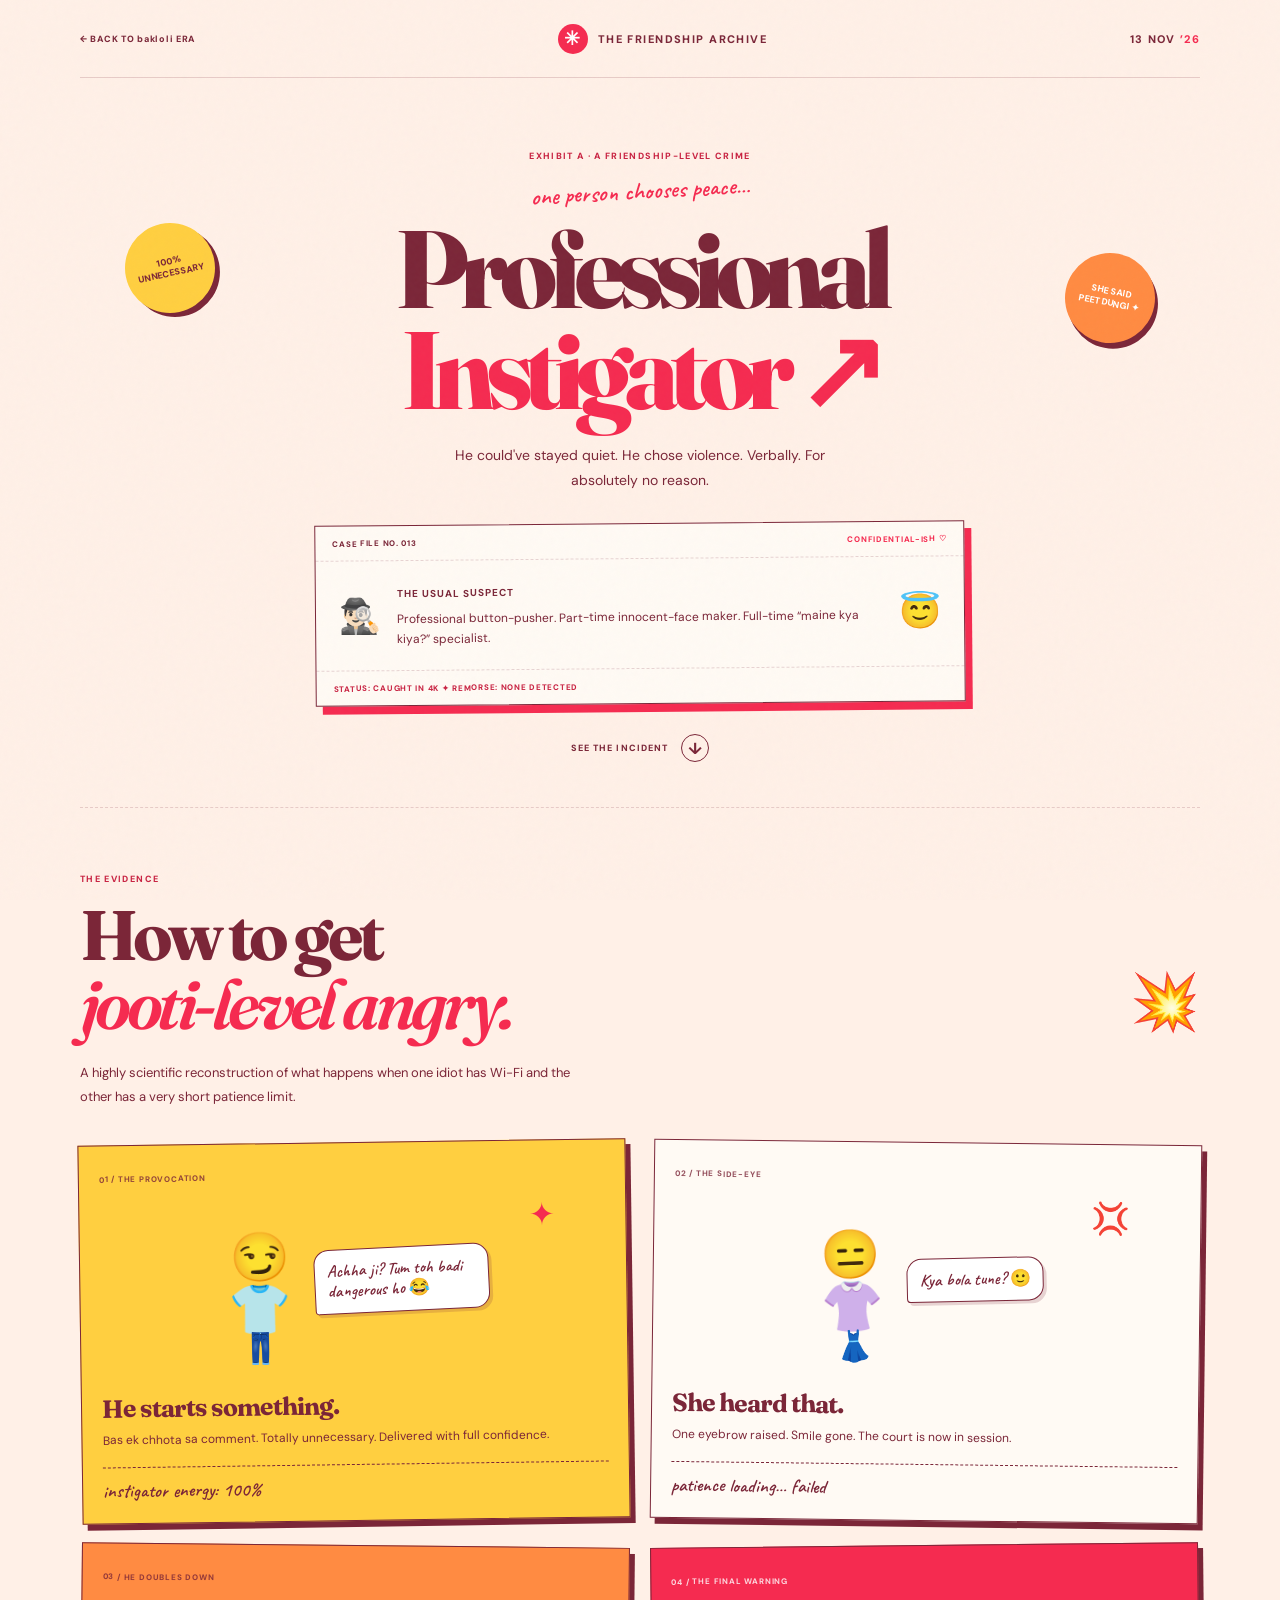
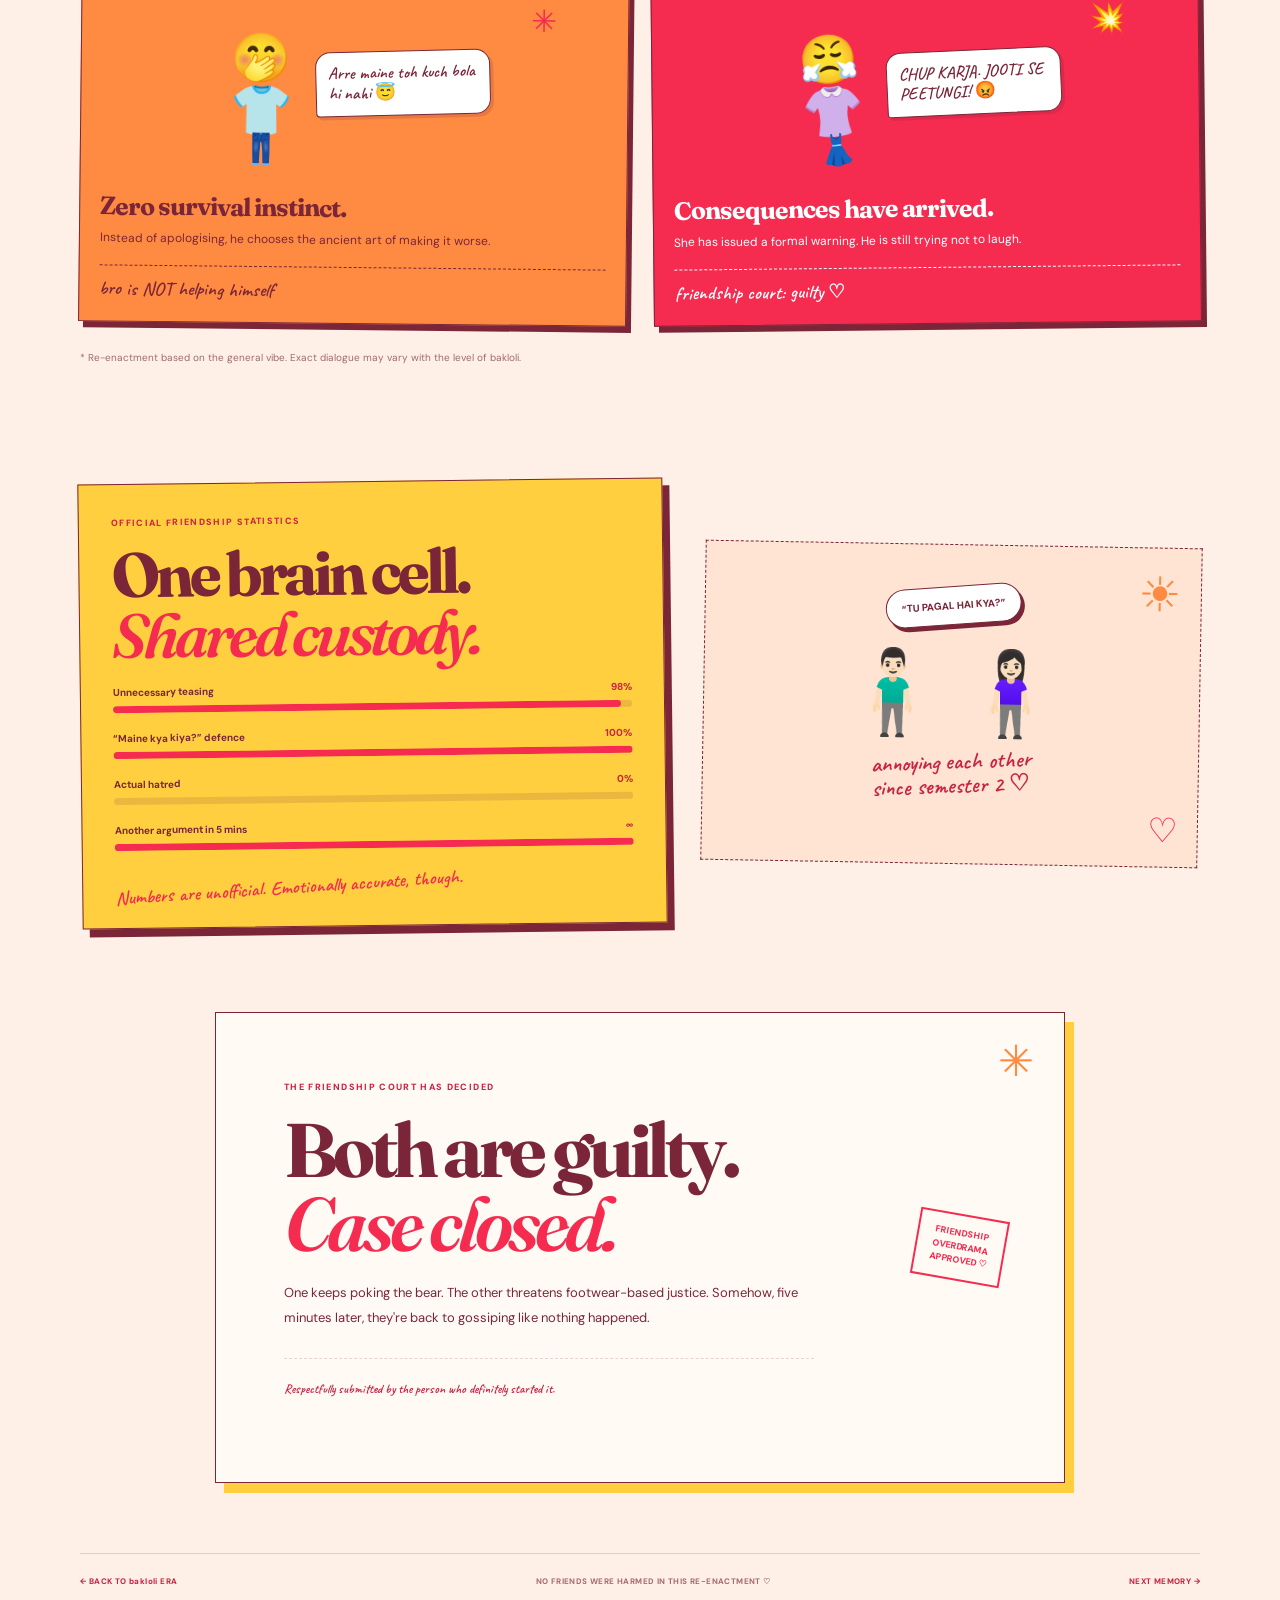
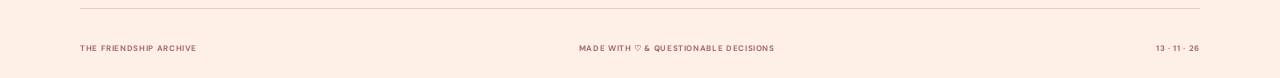
<file: pages/gossip-instigator.html>
﻿<!doctype html>
<html lang="en">
<head>
<meta charset="utf-8"><meta name="viewport" content="width=device-width,initial-scale=1">
<meta name="theme-color" content="#fff0e7">
<title>Professional Instigator ↗ — The Friendship Archive</title>
<link rel="preconnect" href="https://fonts.googleapis.com"><link rel="preconnect" href="https://fonts.gstatic.com" crossorigin>
<link href="https://fonts.googleapis.com/css2?family=Caveat:wght@400;500;600;700&family=DM+Sans:wght@400;500;600;700;800&family=Fraunces:opsz,wght@9..144,500;9..144,600;9..144,700;9..144,800&display=swap" rel="stylesheet">
<link rel="stylesheet" href="../css/styles.css"><link rel="stylesheet" href="../css/instigator.css">
</head>
<body class="instigator-page is-entering">
<div class="paper-grain" aria-hidden="true"></div>
<header class="topbar">
<a class="archive-back" href="gossip.html">← BACK TO bakloli ERA</a>
<a class="brand" href="index.html"><span class="brand-mark">✳</span><span>THE FRIENDSHIP ARCHIVE</span></a>
<span class="top-date">13 NOV <span>’26</span></span>
</header>
<main>
<section class="instigator-hero section-wrap">
<span class="sticker sticker-left" aria-hidden="true">100%<br>UNNECESSARY</span><span class="sticker sticker-right" aria-hidden="true">SHE SAID<br>PEET DUNGI ✦</span>
<p class="eyebrow">EXHIBIT A · A FRIENDSHIP-LEVEL CRIME</p><p class="handline">one person chooses peace…</p>
<h1>Professional<br><span>Instigator ↗</span></h1>
<p class="lede">He could've stayed quiet. He chose violence. Verbally. For absolutely no reason.</p>
<div class="case-file">
<div class="case-top"><span>CASE FILE NO. 013</span><span>CONFIDENTIAL-ISH ♡</span></div>
<div class="case-body"><span class="case-emoji">🕵🏻‍♂️</span><div><strong>THE USUAL SUSPECT</strong><p>Professional button-pusher. Part-time innocent-face maker. Full-time “maine kya kiya?” specialist.</p></div><span class="case-emoji">😇</span></div>
<div class="case-bottom">STATUS: CAUGHT IN 4K ✦ REMORSE: NONE DETECTED</div>
</div>
<a class="jump-link" href="#incident">SEE THE INCIDENT <span>↓</span></a>
</section>

<section class="comic-section section-wrap" id="incident">
<div class="section-heading"><div><p class="eyebrow">THE EVIDENCE</p><h2>How to get<br><em>jooti-level angry.</em></h2></div><span class="big-doodle">💥</span></div>
<p class="section-intro">A highly scientific reconstruction of what happens when one idiot has Wi-Fi and the other has a very short patience limit.</p>
<div class="comic-grid">
<article class="comic-panel yellow"><span class="panel-no">01 / THE PROVOCATION</span><div class="scene"><div class="person"><span>😏</span><b>👕</b><small>👖</small></div><div class="bubble">Achha ji? Tum toh badi dangerous ho 😂</div><span class="scene-spark">✦</span></div><h3>He starts something.</h3><p>Bas ek chhota sa comment. Totally unnecessary. Delivered with full confidence.</p><span class="caption">instigator energy: 100%</span></article>
<article class="comic-panel cream"><span class="panel-no">02 / THE SIDE-EYE</span><div class="scene"><div class="person girl"><span>😑</span><b>👚</b><small>👗</small></div><div class="bubble">Kya bola tune? 🙂</div><span class="scene-spark">💢</span></div><h3>She heard that.</h3><p>One eyebrow raised. Smile gone. The court is now in session.</p><span class="caption">patience loading… failed</span></article>
<article class="comic-panel orange"><span class="panel-no">03 / HE DOUBLES DOWN</span><div class="scene"><div class="person"><span>🤭</span><b>👕</b><small>👖</small></div><div class="bubble">Arre maine toh kuch bola hi nahi 😇</div><span class="scene-spark">✳</span></div><h3>Zero survival instinct.</h3><p>Instead of apologising, he chooses the ancient art of making it worse.</p><span class="caption">bro is NOT helping himself</span></article>
<article class="comic-panel red"><span class="panel-no">04 / THE FINAL WARNING</span><div class="scene"><div class="person girl angry"><span>😤</span><b>👚</b><small>👗</small></div><div class="bubble">CHUP KARJA. JOOTI SE PEETUNGI! 😡</div><span class="scene-spark">💥</span></div><h3>Consequences have arrived.</h3><p>She has issued a formal warning. He is still trying not to laugh.</p><span class="caption">friendship court: guilty ♡</span></article>
</div>
<p class="disclaimer">* Re-enactment based on the general vibe. Exact dialogue may vary with the level of bakloli.</p>
</section>

<section class="stats-section section-wrap">
<div class="stats-card"><p class="eyebrow">OFFICIAL FRIENDSHIP STATISTICS</p><h2>One brain cell.<br><em>Shared custody.</em></h2>
<div class="stat"><span>Unnecessary teasing</span><strong>98%</strong><i><b style="width:98%"></b></i></div>
<div class="stat"><span>“Maine kya kiya?” defence</span><strong>100%</strong><i><b style="width:100%"></b></i></div>
<div class="stat"><span>Actual hatred</span><strong>0%</strong><i><b style="width:0%"></b></i></div>
<div class="stat"><span>Another argument in 5 mins</span><strong>∞</strong><i><b style="width:100%"></b></i></div>
<p class="handline">Numbers are unofficial. Emotionally accurate, though.</p></div>
<div class="friends-art"><span class="sun">☀</span><div class="laugh-bubble">“TU PAGAL HAI KYA?”</div><div class="friends">🧍🏻‍♂️ 🧍🏻‍♀️</div><p>annoying each other<br>since semester 2 ♡</p><span class="heart">♡</span></div>
</section>

<section class="verdict-section section-wrap"><div class="verdict">
<span class="verdict-star">✳</span><p class="eyebrow">THE FRIENDSHIP COURT HAS DECIDED</p><h2>Both are guilty.<br><em>Case closed.</em></h2>
<p>One keeps poking the bear. The other threatens footwear-based justice. Somehow, five minutes later, they're back to gossiping like nothing happened.</p>
<div class="stamp">FRIENDSHIP<br>OVERDRAMA<br>APPROVED ♡</div><p class="signoff">Respectfully submitted by the person who definitely started it.</p></div></section>
<nav class="bottom-nav section-wrap"><a href="gossip.html">← BACK TO bakloli ERA</a><span>NO FRIENDS WERE HARMED IN THIS RE-ENACTMENT ♡</span><a href="deep-talks.html">NEXT MEMORY →</a></nav>
</main>
<footer class="instigator-footer"><span>THE FRIENDSHIP ARCHIVE</span><span>MADE WITH ♡ & QUESTIONABLE DECISIONS</span><span>13 · 11 · 26</span></footer>
<div class="page-transition" aria-hidden="true"></div><script src="../js/instigator.js"></script>
</body></html>
</file>
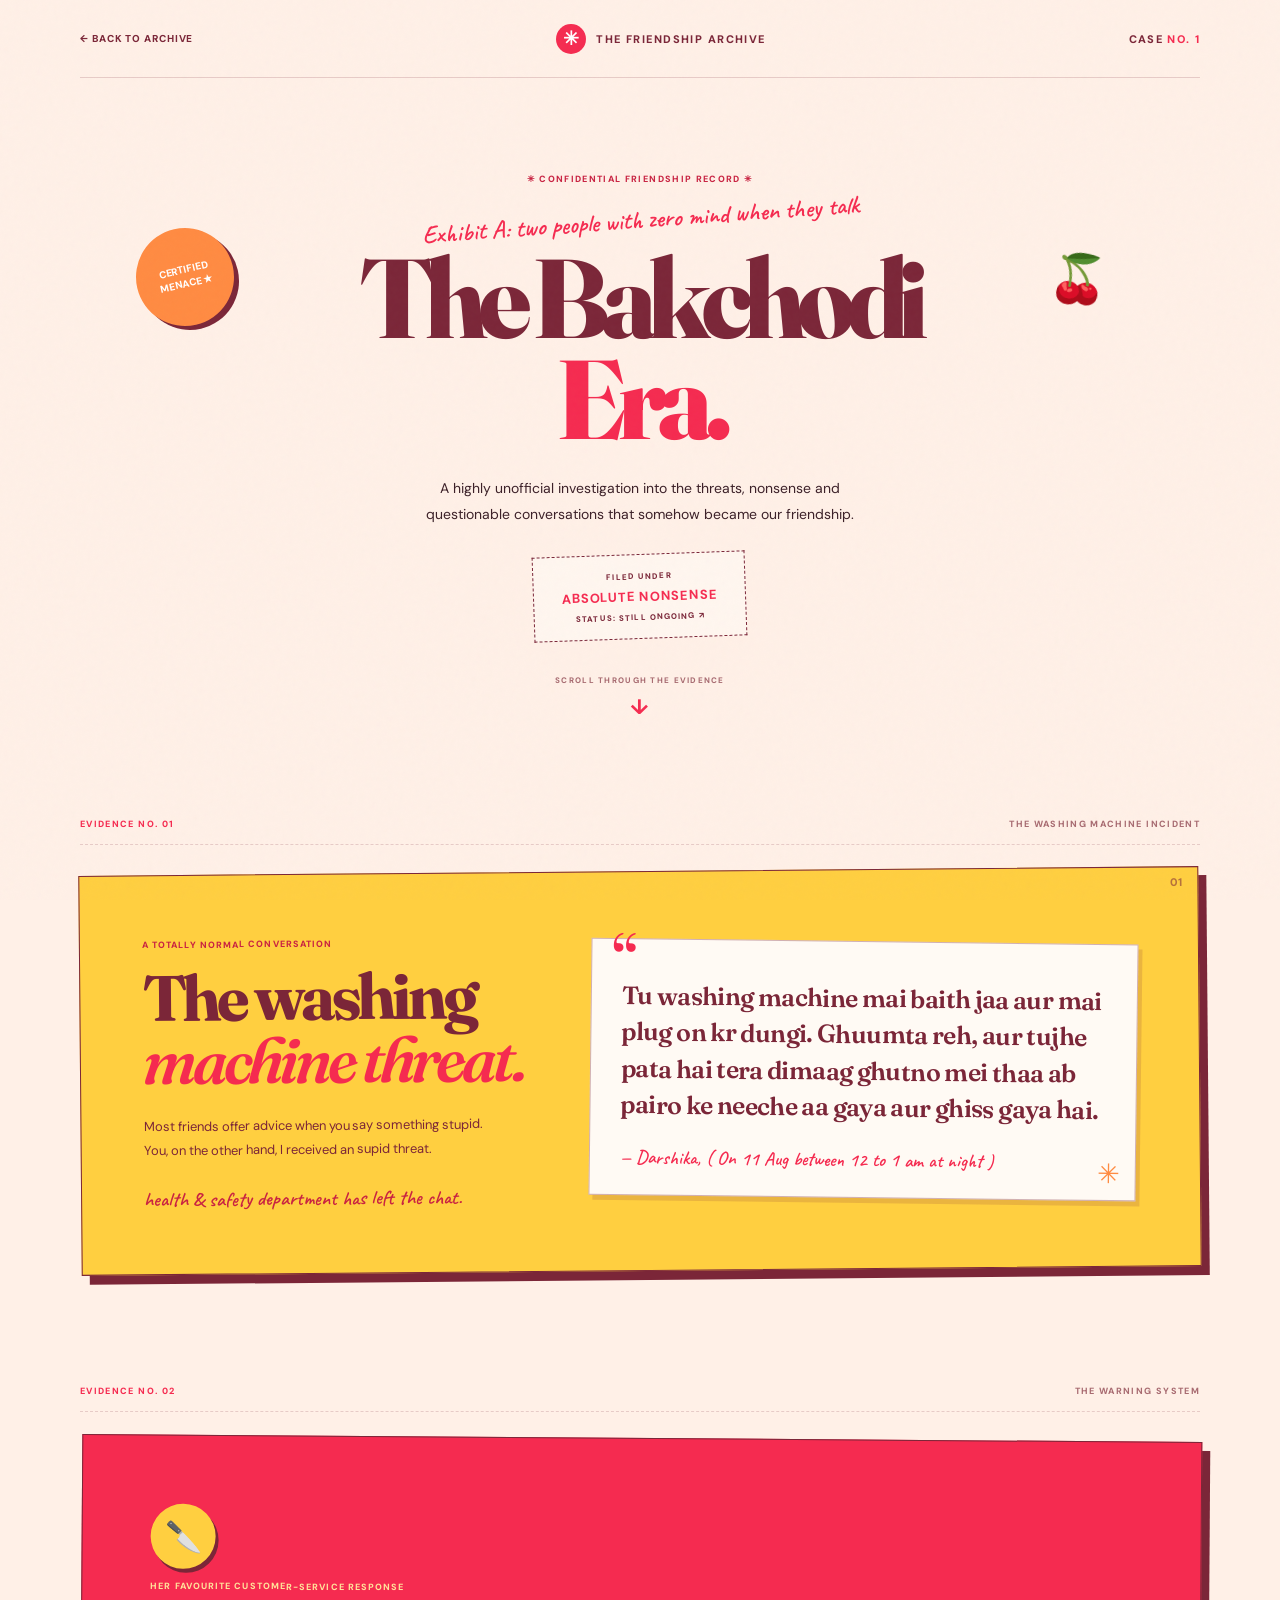
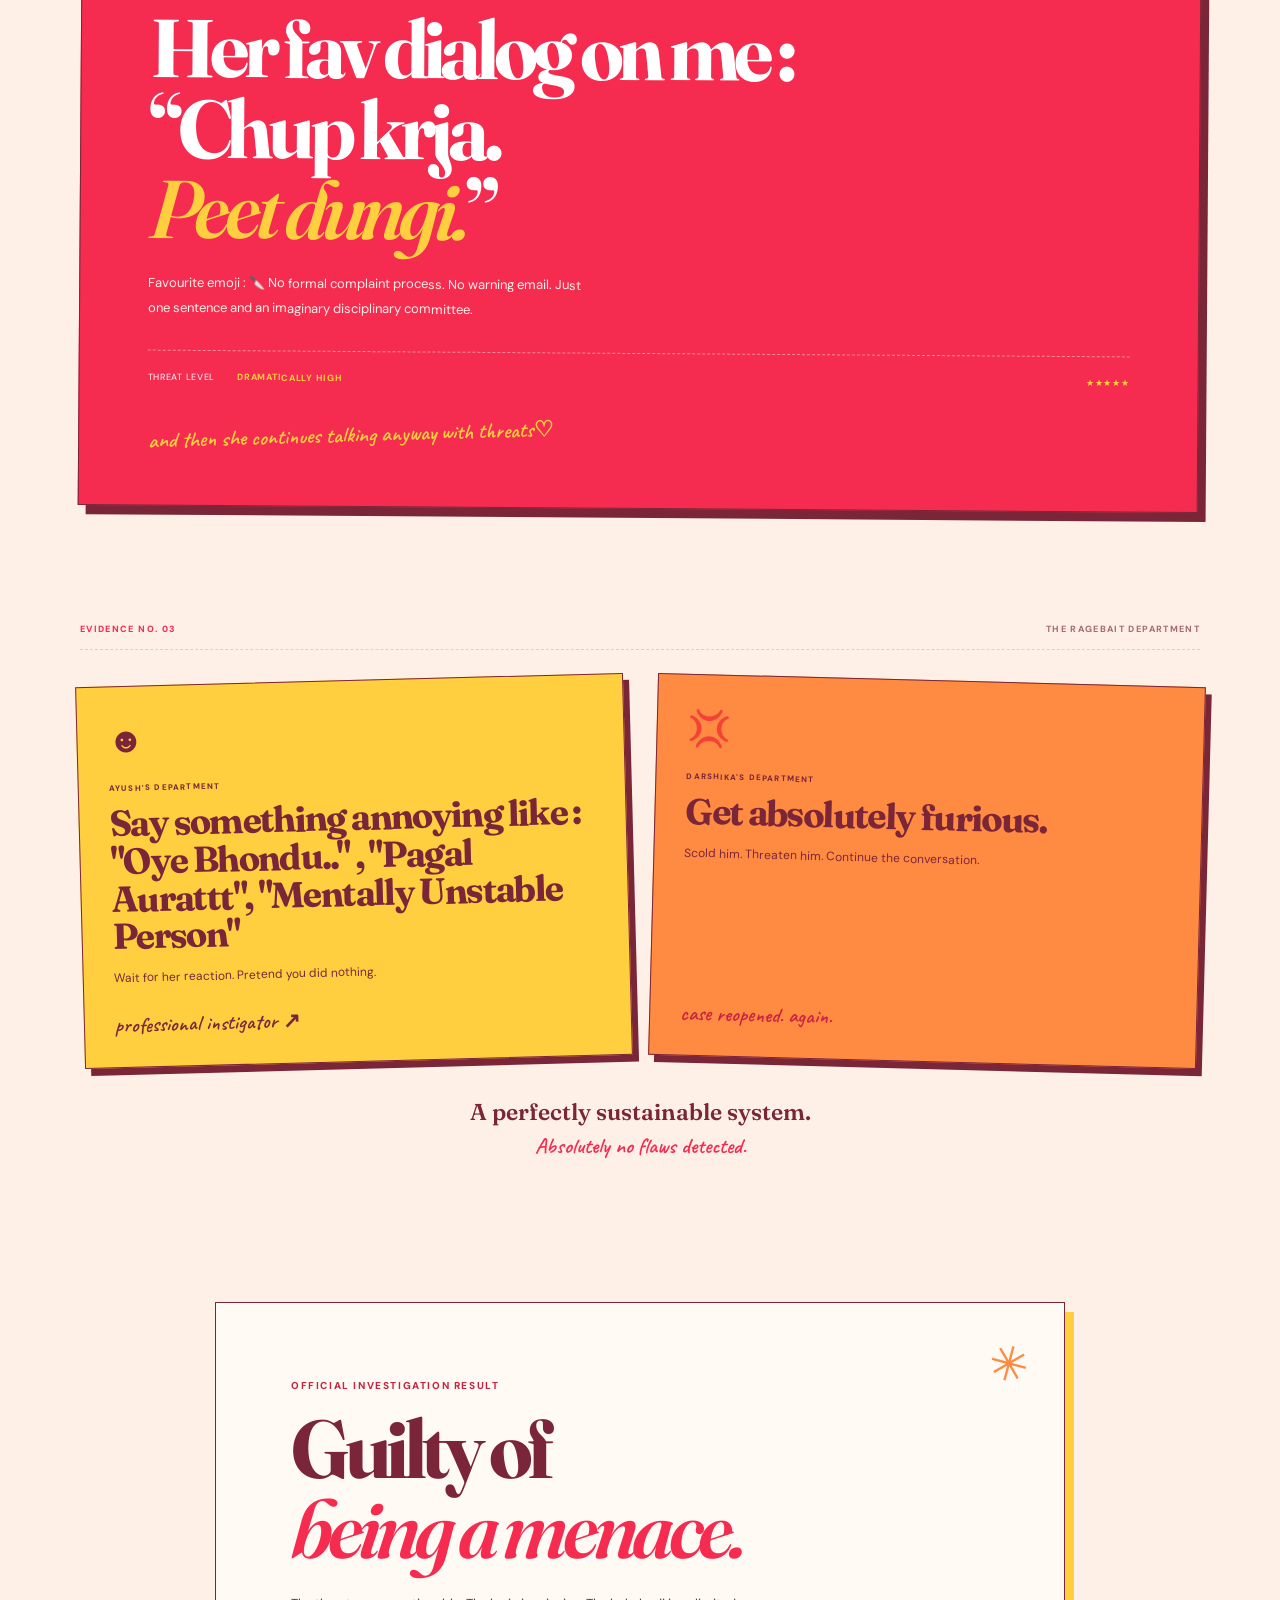
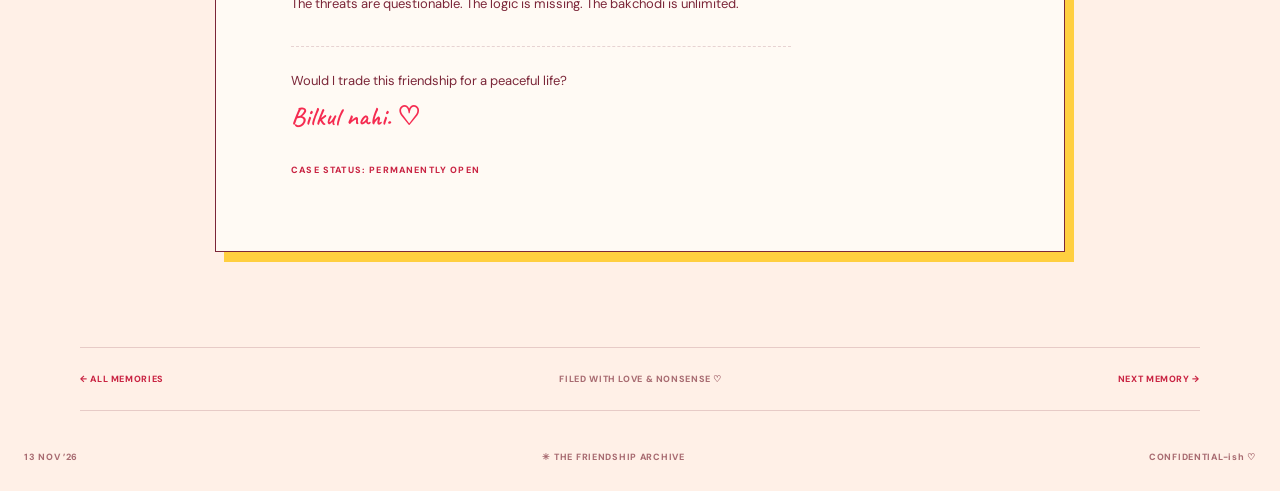
<file: pages/gossip.html>
﻿
<!doctype html>
<html lang="en">
<head>
  <meta charset="utf-8">
  <meta name="viewport" content="width=device-width, initial-scale=1">
  <meta name="theme-color" content="#fff0e7">

  <title>The Bakchodi Era 🍒 — The Darshika Archive</title>
  <meta
    name="description"
    content="An unofficial record of threats, ragebait, and friendship-related nonsense."
  >

  <link rel="preconnect" href="https://fonts.googleapis.com">
  <link rel="preconnect" href="https://fonts.gstatic.com" crossorigin>
  <link
    href="https://fonts.googleapis.com/css2?family=Caveat:wght@400;500;600;700&family=DM+Sans:wght@400;500;600;700;800&family=Fraunces:opsz,wght@9..144,500;9..144,600;9..144,700;9..144,800&display=swap"
    rel="stylesheet"
  >

  <link rel="stylesheet" href="../css/styles.css">
  <link rel="stylesheet" href="../css/gossip.css">
</head>

<body class="gossip-page is-entering">

  <div class="paper-grain" aria-hidden="true"></div>

  <header class="topbar gossip-topbar">
    <a class="archive-back" href="archive.html">
      <span aria-hidden="true">←</span> BACK TO ARCHIVE
    </a>

    <a class="brand" href="index.html">
      <span class="brand-mark" aria-hidden="true">✳</span>
      <span>THE FRIENDSHIP ARCHIVE</span>
    </a>

    <span class="top-date">CASE <span>NO. 1</span></span>
  </header>

  <main>

    <!-- INTRO -->
    <section class="gossip-hero section-wrap">
      <span class="gossip-sticker gossip-sticker-left" aria-hidden="true">
        CERTIFIED<br>MENACE ★
      </span>

      <span class="gossip-cherries" aria-hidden="true">🍒</span>

      <p class="gossip-kicker">
        ✳ CONFIDENTIAL FRIENDSHIP RECORD ✳
      </p>

      <p class="gossip-hand">Exhibit A: two people with zero mind when they talk</p>

      <h1>
        The Bakchodi
        <span>Era.</span>
      </h1>

      <p class="gossip-intro">
        A highly unofficial investigation into the threats,
        nonsense and questionable conversations that somehow
        became our friendship.
      </p>

      <div class="case-stamp">
        <span>FILED UNDER</span>
        <strong>ABSOLUTE NONSENSE</strong>
        <span>STATUS: STILL ONGOING ↗</span>
      </div>

      <div class="gossip-scroll-note">
        <span>SCROLL THROUGH THE EVIDENCE</span>
        <span aria-hidden="true">↓</span>
      </div>
    </section>

    <!-- INCIDENT 01 -->
    <section class="incident-section section-wrap">
      <div class="incident-heading">
        <span class="incident-label">EVIDENCE NO. 01</span>
        <span class="incident-date">THE WASHING MACHINE INCIDENT</span>
      </div>

      <article class="incident-card washing-card">
        <div class="incident-copy">
          <p class="eyebrow">A totally normal conversation</p>

          <h2>The washing<br><em>machine threat.</em></h2>

          <p>
            Most friends offer advice when you say something stupid.
            You, on the other hand, I received an supid threat.
          </p>

          <span class="incident-hand">
            health & safety department has left the chat.
          </span>
        </div>

        <div class="quote-paper">
          <span class="quote-mark" aria-hidden="true">“</span>

          <blockquote>
            Tu washing machine mai baith jaa aur mai plug on kr dungi.
            Ghuumta reh, aur tujhe pata hai tera dimaag ghutno mei thaa ab pairo ke
            neeche aa gaya aur ghiss gaya hai.
          </blockquote>

          <div class="quote-attribution">
            — Darshika, ( On 11 Aug between 12 to 1 am at night )
          </div>

          <span class="quote-doodle" aria-hidden="true">✳</span>
        </div>

        <span class="incident-number" aria-hidden="true">01</span>
      </article>
    </section>

    <!-- INCIDENT 02 -->
    <section class="incident-section section-wrap">
      <div class="incident-heading">
        <span class="incident-label">EVIDENCE NO. 02</span>
        <span class="incident-date">THE WARNING SYSTEM</span>
      </div>

      <article class="incident-card warning-card">
        <span class="warning-emoji" aria-hidden="true">🔪</span>

        <p class="eyebrow">Her favourite customer-service response</p>

        <h2>Her fav dialog on me : “Chup krja.<br><em>Peet dungi.</em>”</h2>

        <p class="warning-description">
            Favourite emoji : 🔪
          
            No formal complaint process. No warning email.
          Just one sentence and an imaginary disciplinary committee.
        </p>

        <div class="warning-footer">
          <span>THREAT LEVEL</span>
          <strong>DRAMATICALLY HIGH</strong>
          <span aria-hidden="true">★★★★★</span>
        </div>

        <span class="warning-hand">and then she continues talking anyway with threats♡</span>
      </article>
    </section>

    <!-- INCIDENT 03 -->
    <section class="incident-section section-wrap">
      <div class="incident-heading">
        <span class="incident-label">EVIDENCE NO. 03</span>
        <span class="incident-date">THE RAGEBAIT DEPARTMENT</span>
      </div>

      <div class="ragebait-grid">
        <article class="ragebait-note note-yellow">
          <span class="note-icon" aria-hidden="true">☻</span>
          <span class="note-category">AYUSH'S DEPARTMENT</span>
          <h3>Say something annoying like : "Oye Bhondu.." , 
            "Pagal Aurattt", 
            "Mentally Unstable Person"</h3>
          <p>Wait for her reaction. Pretend you did nothing.</p>
<a href="gossip-instigator.html" class="note-caption instigator-link">
  professional instigator ↗
</a>
        </article>

        <article class="ragebait-note note-orange">
          <span class="note-icon" aria-hidden="true">💢</span>
          <span class="note-category">DARSHIKA'S DEPARTMENT</span>
          <h3>Get absolutely furious.</h3>
          <p>Scold him. Threaten him. Continue the conversation.</p>
          <span class="note-caption">case reopened. again.</span>
        </article>
      </div>

      <p class="ragebait-verdict">
        A perfectly sustainable system.
        <span>Absolutely no flaws detected.</span>
      </p>
    </section>

    <!-- FINAL VERDICT -->
    <section class="verdict-section section-wrap">
      <div class="verdict-paper">
        <span class="verdict-star" aria-hidden="true">✳</span>

        <p class="eyebrow">OFFICIAL INVESTIGATION RESULT</p>

        <h2>Guilty of<br><em>being a menace.</em></h2>

        <p>
          The threats are questionable. The logic is missing.
          The bakchodi is unlimited.
        </p>

        <p class="verdict-last-line">
          Would I trade this friendship for a peaceful life?
          <span>Bilkul nahi. ♡</span>
        </p>

        <div class="verdict-signature">
          CASE STATUS: PERMANENTLY OPEN
        </div>
      </div>
    </section>

    <!-- NAVIGATION -->
    <nav class="gossip-bottom-nav section-wrap" aria-label="Memory navigation">
      <a href="archive.html">← ALL MEMORIES</a>
      <span>FILED WITH LOVE & NONSENSE ♡</span>
      <a href="deep-talks.html">NEXT MEMORY →</a>
    </nav>

  </main>

  <footer class="archive-footer">
    <span>13 NOV ’26</span>
    <span>✳ THE FRIENDSHIP ARCHIVE</span>
    <span>CONFIDENTIAL-ish ♡</span>
  </footer>

  <div class="page-transition" aria-hidden="true"></div>

  <script src="../js/gossip.js"></script>
</body>
</html>
</file>
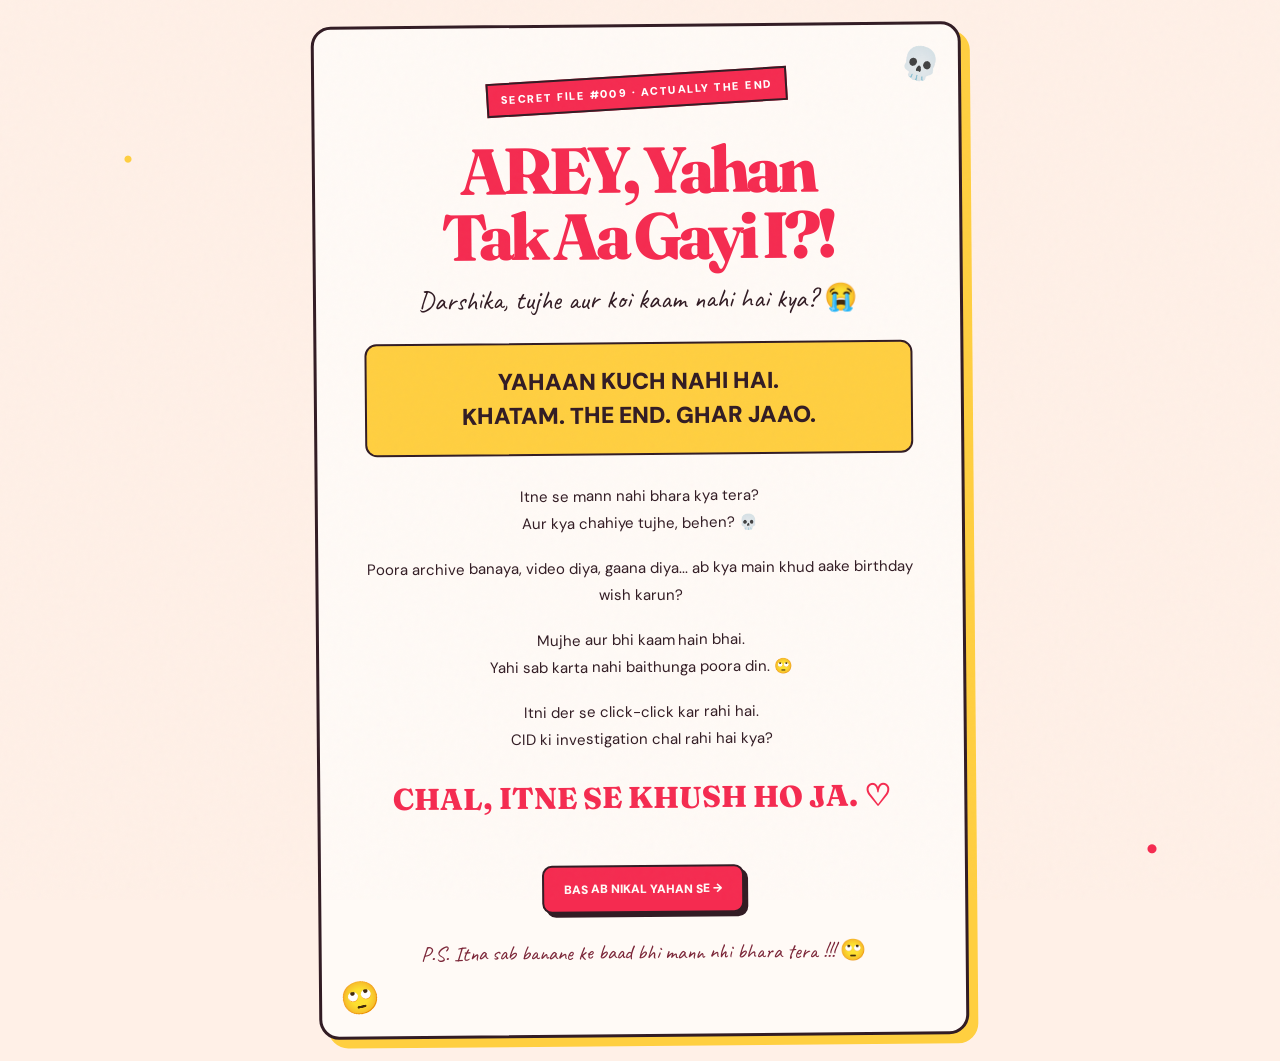
<file: pages/last-thing.html>
<!DOCTYPE html>
<html lang="en">
<head>
  <meta charset="UTF-8">
  <meta name="viewport" content="width=device-width, initial-scale=1.0">
  <meta name="theme-color" content="#fff0e7">

  <title>Okay, Ab Bas. | Darshika Archive</title>

  <link rel="preconnect" href="https://fonts.googleapis.com">
  <link rel="preconnect" href="https://fonts.gstatic.com" crossorigin>
  <link href="https://fonts.googleapis.com/css2?family=Caveat:wght@500;600;700&family=DM+Sans:wght@400;500;600;700;800&family=Fraunces:opsz,wght@9..144,600;9..144,700;9..144,800&display=swap" rel="stylesheet">

  <link rel="stylesheet" href="../css/styles.css">
  <link rel="stylesheet" href="../css/bonus.css">

  <style>
    .last-page {
      min-height: 100vh;
      display: grid;
      place-items: center;
      padding: 24px 16px;
      background:
        radial-gradient(circle at 10% 15%, #ffcf40 0 3px, transparent 4px),
        radial-gradient(circle at 90% 80%, #f52b50 0 4px, transparent 5px),
        #fff0e7;
      color: #321c24;
    }

    .last-page-card {
      width: min(100%, 650px);
      padding: clamp(24px, 6vw, 48px);
      text-align: center;
      background: #fffaf6;
      border: 3px solid #321c24;
      border-radius: 20px;
      box-shadow: 9px 9px 0 #ffcf40;
      position: relative;
      transform: rotate(-0.5deg);
    }

    .last-page-stamp {
      display: inline-block;
      padding: 8px 12px;
      background: #f52b50;
      color: white;
      border: 2px solid #321c24;
      font-size: 11px;
      font-weight: 900;
      letter-spacing: 1.5px;
      transform: rotate(-3deg);
    }

    .last-page-card h1 {
      margin: 28px 0 12px;
      font-family: "Fraunces", Georgia, serif;
      font-size: clamp(38px, 9vw, 65px);
      line-height: 1.02;
      color: #f52b50;
    }

    .last-page-subtitle {
      margin-bottom: 26px;
      font-family: "Caveat", cursive;
      font-size: 27px;
    }

    .last-page-yellow {
      margin: 25px 0;
      padding: 20px 12px;
      background: #ffcf40;
      border: 2px solid #321c24;
      border-radius: 12px;
      font-weight: 900;
      font-size: clamp(17px, 4vw, 23px);
      line-height: 1.5;
    }

    .last-page-message {
      display: grid;
      gap: 18px;
      margin: 28px 0;
      font-size: 15px;
      line-height: 1.8;
    }

    .last-page-message p {
      margin: 0;
    }

    .last-page-final {
      color: #f52b50;
      font-family: "Fraunces", Georgia, serif;
      font-size: clamp(22px, 5vw, 30px);
      font-weight: 800;
    }

    .last-page-exit {
      display: inline-block;
      margin-top: 12px;
      padding: 14px 20px;
      background: #f52b50;
      color: #fffaf6;
      border: 2px solid #321c24;
      border-radius: 10px;
      box-shadow: 4px 4px 0 #321c24;
      font-size: 12px;
      font-weight: 900;
      text-decoration: none;
      transition: transform 0.2s ease, box-shadow 0.2s ease;
    }

    .last-page-exit:hover {
      transform: translate(3px, 3px);
      box-shadow: 1px 1px 0 #321c24;
    }

    .last-page-footnote {
      margin-top: 26px;
      color: #7b2638;
      font-family: "Caveat", cursive;
      font-size: 21px;
    }

    .last-page-decoration {
      position: absolute;
      font-size: 32px;
    }

    .last-page-decoration.one {
      top: 18px;
      right: 18px;
      transform: rotate(15deg);
    }

    .last-page-decoration.two {
      bottom: 18px;
      left: 18px;
      transform: rotate(-12deg);
    }

    @media (prefers-reduced-motion: reduce) {
      .last-page-exit {
        transition: none;
      }
    }
  </style>
</head>

<body class="bonus-page">

  <main class="last-page">
    <section class="last-page-card">

      <span class="last-page-decoration one" aria-hidden="true">💀</span>
      <span class="last-page-decoration two" aria-hidden="true">🙄</span>

      <span class="last-page-stamp">
        SECRET FILE #009 · ACTUALLY THE END
      </span>

      <h1>AREY,  Yahan<br> Tak Aa  Gayi I?!</h1>

      <p class="last-page-subtitle">
        Darshika, tujhe aur koi kaam nahi hai kya? 😭
      </p>

      <div class="last-page-yellow">
        YAHAAN KUCH NAHI HAI.<br>
        KHATAM. THE END. GHAR JAAO.
      </div>

      <div class="last-page-message">

        <p>
          Itne se mann nahi bhara kya tera?<br>
          Aur kya chahiye tujhe, behen? 💀
        </p>

        <p>
          Poora archive banaya, video diya, gaana diya...
          ab kya main khud aake birthday wish karun?
        </p>

        <p>
          Mujhe aur bhi kaam hain bhai.<br>
          Yahi sab karta nahi baithunga poora din. 🙄
        </p>

        <p>
          Itni der se click-click kar rahi hai.<br>
          CID ki investigation chal rahi hai kya?
        </p>

        <p class="last-page-final">
          CHAL, ITNE SE KHUSH HO JA. ♡
        </p>

      </div>

      
<a
  href="https://the-nothing-page.vercel.app/"
  class="last-page-exit"
>
  BAS AB NIKAL YAHAN SE →
</a>


      <p class="last-page-footnote">
        P.S. Itna sab banane ke baad bhi mann nhi bhara tera !!! 🙄
      </p>

    </section>
  </main>

</body>
</html>
</file>
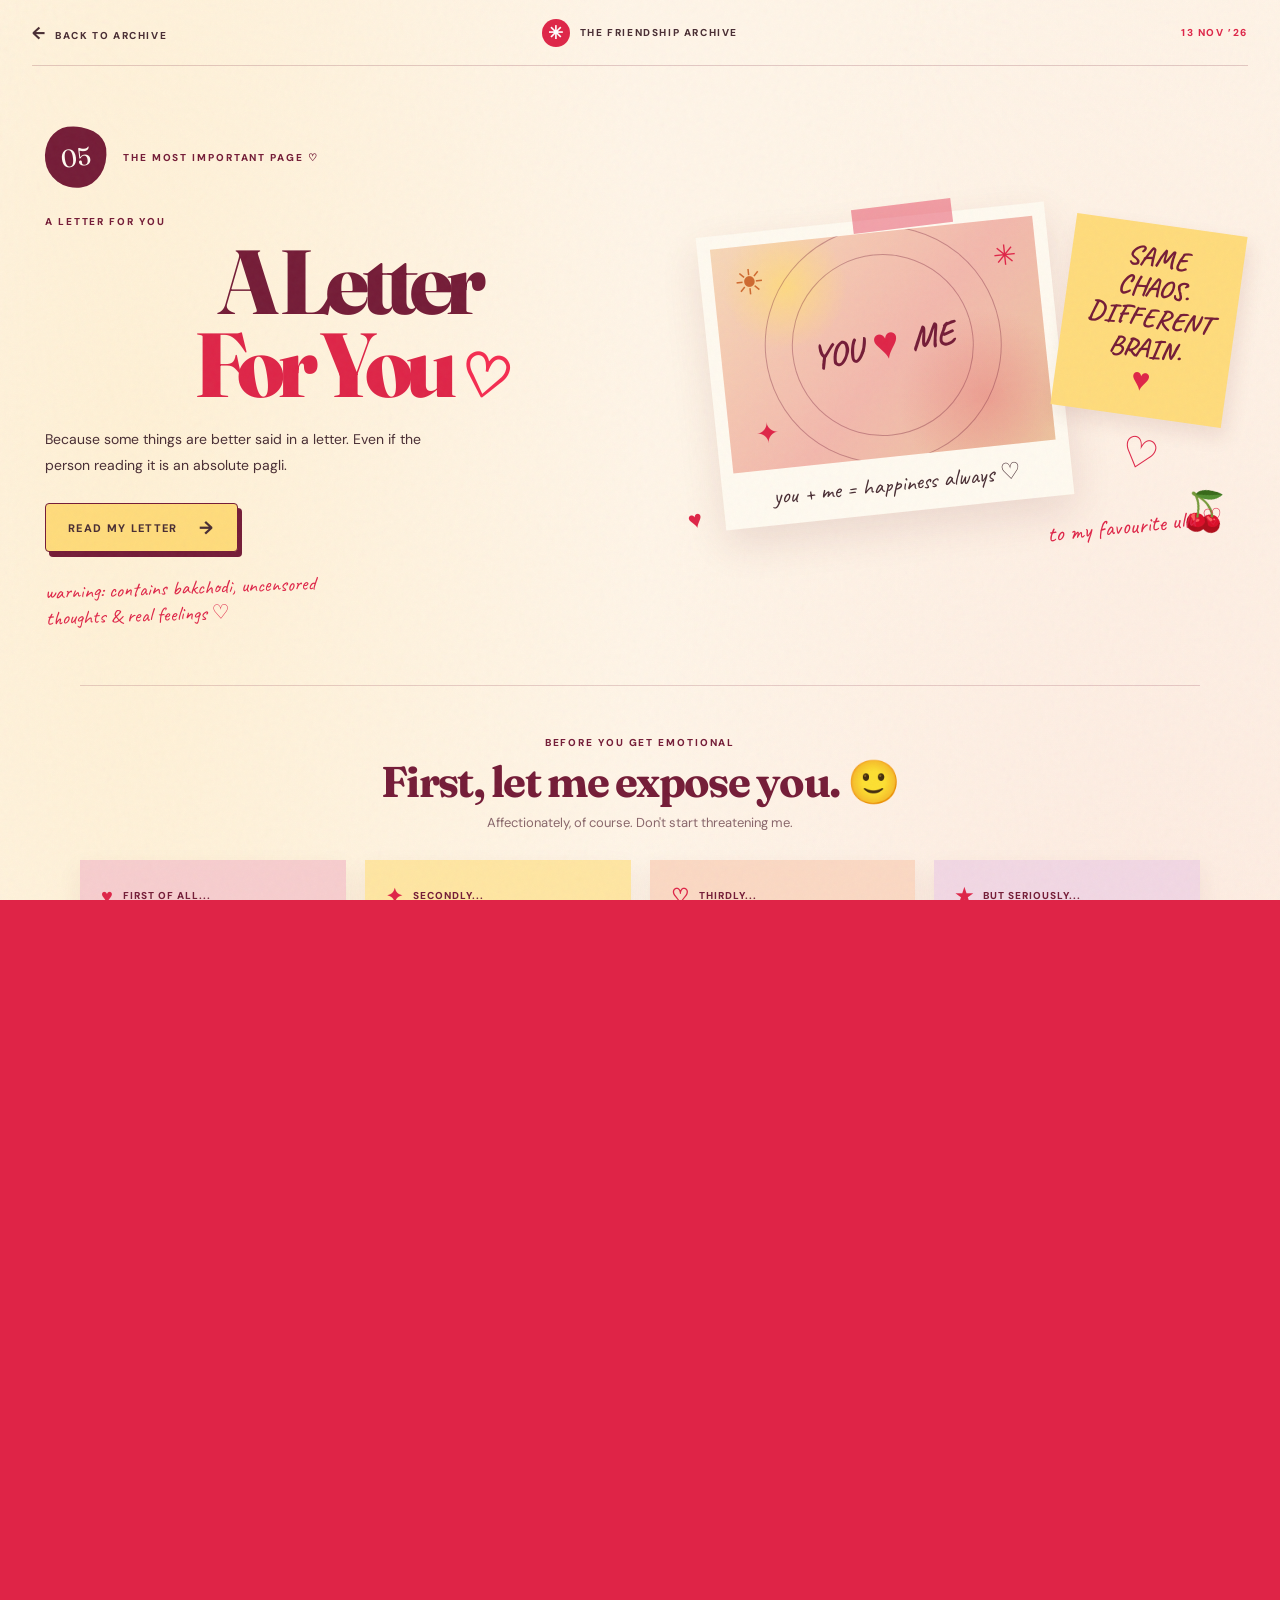
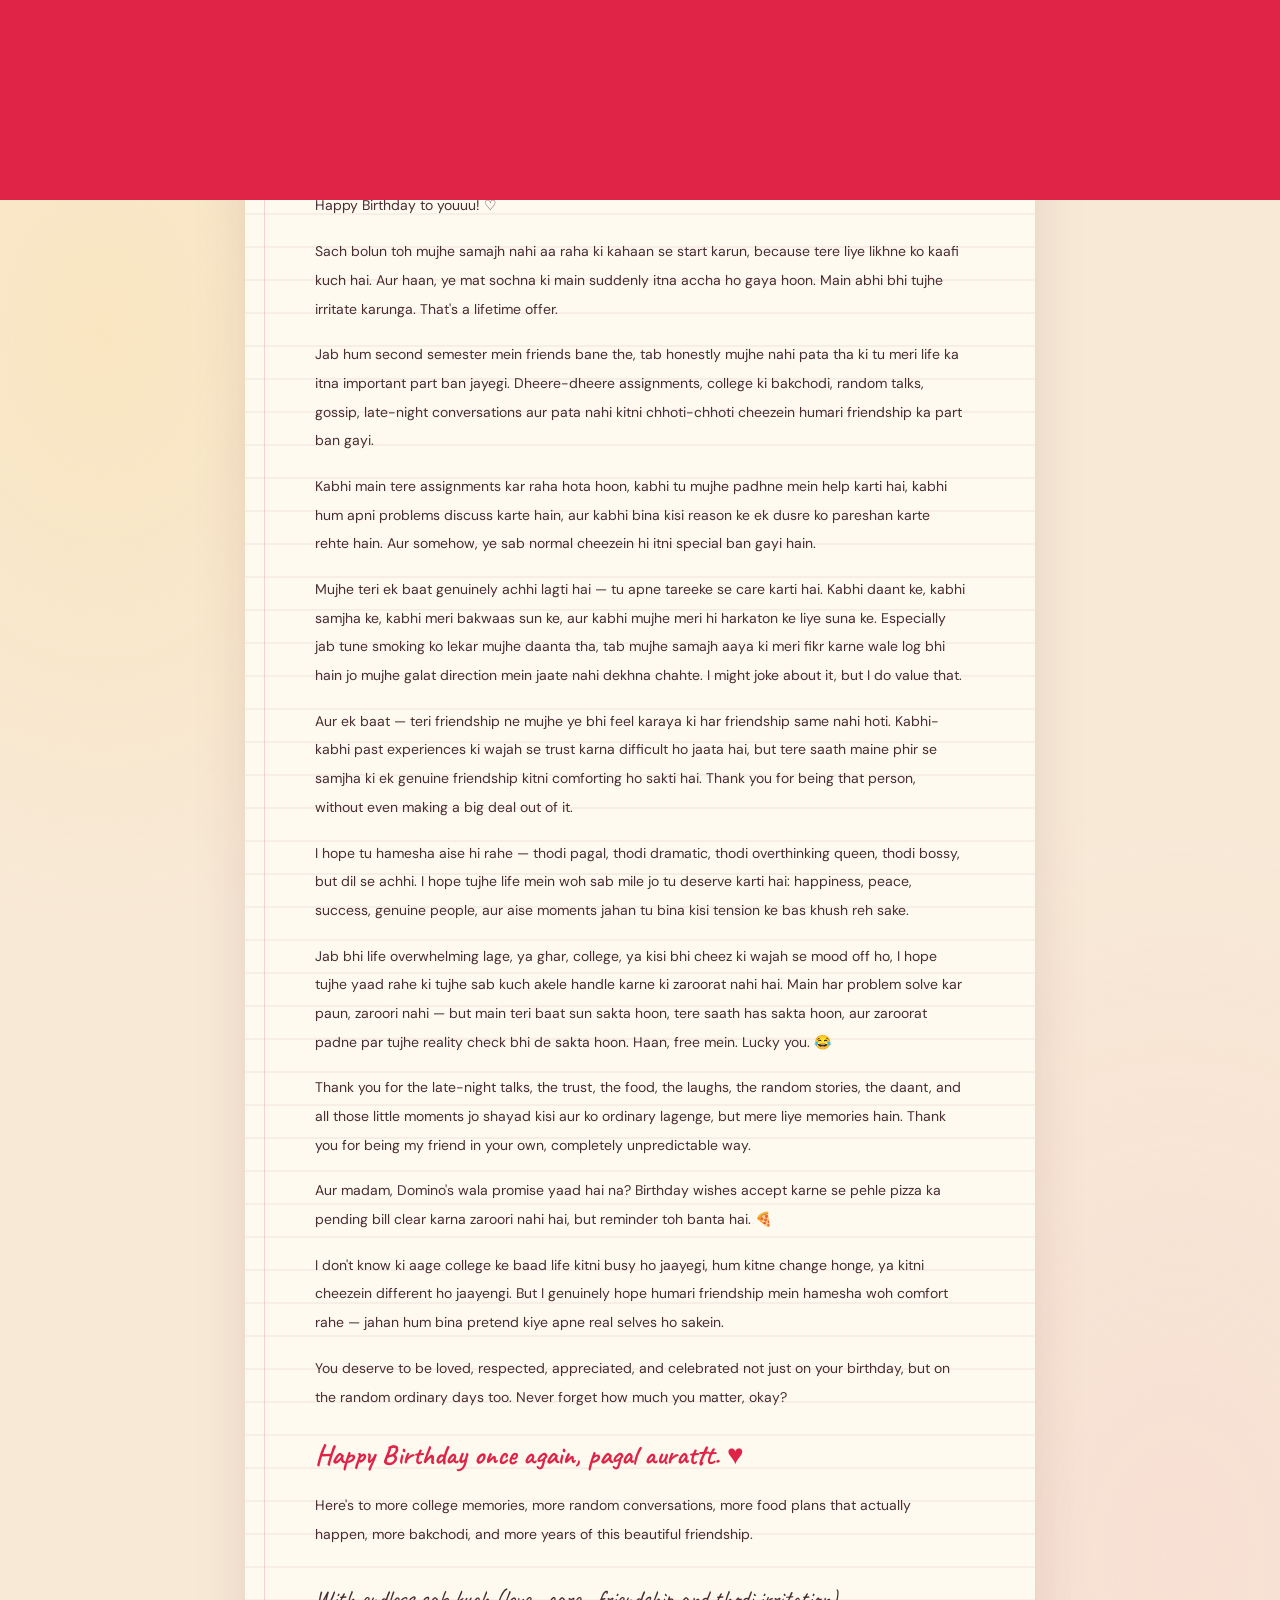
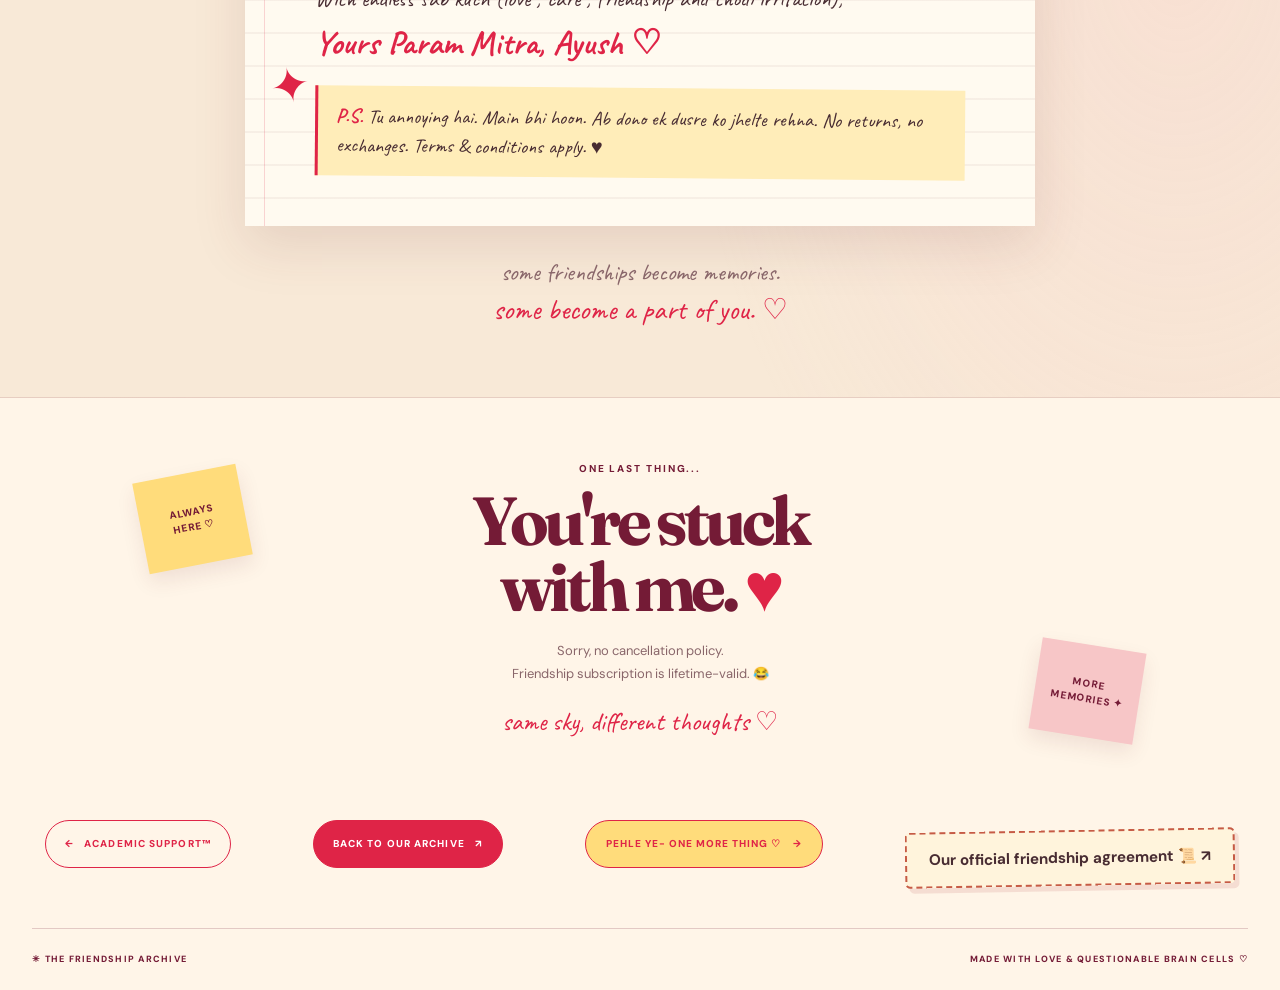
<file: pages/letter.html>
<!DOCTYPE html>
<html lang="en">
<head>
  <meta charset="UTF-8" />
  <meta name="viewport" content="width=device-width, initial-scale=1.0" />
  <meta name="theme-color" content="#fff5e8" />

  <title>A Letter for You ♡ | The Friendship Archive</title>
  <meta
    name="description"
    content="One slightly annoying, slightly emotional, completely genuine letter for Darshika."
  />

  <link rel="preconnect" href="https://fonts.googleapis.com" />
  <link rel="preconnect" href="https://fonts.gstatic.com" crossorigin />
  <link
    href="https://fonts.googleapis.com/css2?family=Caveat:wght@400;500;600;700&family=DM+Sans:wght@400;500;600;700;800&family=Fraunces:opsz,wght@9..144,600;9..144,700;9..144,800&display=swap"
    rel="stylesheet"
  />

  <link rel="stylesheet" href="../css/styles.css" />
  <link rel="stylesheet" href="../css/letter.css" />
  <script src="../js/letter.js" defer></script>
</head>

<body class="letter-page">
  <div class="letter-grain" aria-hidden="true"></div>
  <div class="page-transition" aria-hidden="true"></div>

  <header class="letter-nav">
    <a class="nav-back" href="archive.html">
      <span aria-hidden="true">←</span> BACK TO ARCHIVE
    </a>

    <a class="nav-brand" href="../index.html" aria-label="Friendship Archive home">
      <span class="brand-star">✳</span>
      <span>THE FRIENDSHIP ARCHIVE</span>
    </a>

    <span class="nav-date">13 NOV ’26</span>
  </header>

  <main>
    <!-- HERO -->
    <section class="letter-hero">
      <div class="hero-copy">
        <div class="chapter-label">
          <span class="chapter-number">05</span>
          <span class="chapter-caption">THE MOST IMPORTANT PAGE ♡</span>
        </div>

        <p class="eyebrow">A LETTER FOR YOU</p>

        <h1>
          A Letter
          <span>For You<span class="title-heart">♡</span></span>
        </h1>

        <p class="hero-description">
          Because some things are better said in a letter.
          Even if the person reading it is an absolute pagli.
        </p>

        <a class="letter-cta" href="#the-letter">
          READ MY LETTER <span aria-hidden="true">→</span>
        </a>

        <p class="hero-handwriting">
          warning: contains bakchodi, uncensored thoughts & real feelings ♡
        </p>
      </div>

      <div class="hero-collage" aria-label="A scrapbook collage about friendship">
        <div class="tape tape-top"></div>

        <div class="photo-card photo-main">
          <div class="photo-art">
            <span class="photo-sun">☀</span>
            <span class="photo-star star-one">✳</span>
            <span class="photo-star star-two">✦</span>
            <div class="photo-doodle">
              <span>YOU</span>
              <span class="doodle-heart">♥</span>
              <span>ME</span>
            </div>
          </div>
          <p>you + me = happiness always ♡</p>
        </div>

        <div class="sticky-note hero-sticky">
          SAME CHAOS.
          <br />
          DIFFERENT BRAIN.
          <br />
          <span>♥</span>
        </div>

        <div class="collage-cherry" aria-hidden="true">🍒</div>
        <span class="floating-heart heart-a" aria-hidden="true">♡</span>
        <span class="floating-heart heart-b" aria-hidden="true">♥</span>

        <p class="collage-note">to my favourite ullu ♡</p>
      </div>
    </section>

    <!-- FUNNY SIDE NOTES -->
    <section class="letter-notes section-wrap" aria-label="Things I need to tell you">
      <div class="section-heading">
        <p class="eyebrow">BEFORE YOU GET EMOTIONAL</p>
        <h2>First, let me expose you. <span>🙂</span></h2>
        <p>Affectionately, of course. Don't start threatening me.</p>
      </div>

      <div class="notes-grid">
        <article class="note-card note-pink reveal">
          <div class="note-topline">
            <span>♥</span>
            <span>FIRST OF ALL...</span>
          </div>
          <div class="note-illustration" aria-hidden="true">🙄</div>
          <p>
            Oi bhondu! Tu itni annoying hai ki kabhi-kabhi lagta hai
            tujhe mute karne ka option hona chahiye.
          </p>
          <p>
            But phir yaad aata hai ki tere bina bakchodi kaun karega?
            Isliye unfortunately, you're staying. ♡
          </p>
          <span class="note-signature">— your unpaid headache</span>
        </article>

        <article class="note-card note-yellow reveal">
          <div class="note-topline">
            <span>✦</span>
            <span>SECONDLY...</span>
          </div>
          <div class="note-illustration" aria-hidden="true">🤦🏻‍♂️</div>
          <p>
            Tu overthink bhi karti hai, mood off bhi karti hai,
            aur phir kabhi-kabhi khud hi apni baaton pe hasne lagti hai.
          </p>
          <p>
            Aur jab main tujhe irritate karta hoon, toh galti obviously
            meri hoti hai. Wah madam, kya justice system hai. 😂
          </p>
          <span class="note-signature">— still not filing a complaint</span>
        </article>

        <article class="note-card note-peach reveal">
          <div class="note-topline">
            <span>♡</span>
            <span>THIRDLY...</span>
          </div>
          <div class="note-illustration" aria-hidden="true">📢</div>
          <p>
            Tere threats, teri daant, woh knife emoji, aur meri washing
            machine wali beizzati — sab ka record mere paas hai.
          </p>
          <p>
            Aur haan, Domino's le jaane ka promise bhi. Semester 2 se
            pending hai, madam. Pizza ka case abhi close nahi hua. 🍕
          </p>
          <span class="note-signature">— evidence open hai and safe bhi, madam</span>
        </article>

        <article class="note-card note-lilac reveal">
          <div class="note-topline">
            <span>★</span>
            <span>BUT SERIOUSLY...</span>
          </div>
          <div class="note-illustration" aria-hidden="true">🫶</div>
          <p>
            In sab jokes ke beech, tu mere liye genuinely important hai.
            Aur ye line mazaak nahi hai, so please screenshot mat lena.
          </p>
          <p>
            Tu apni hai — apni wali annoying, apni wali caring,
            aur apni wali irreplaceable. ♡
          </p>
          <span class="note-signature">— okay, ab thoda emotional ho ja</span>
        </article>
      </div>
    </section>

    <!-- THE REAL LETTER -->
    <section class="real-letter-section" id="the-letter">
      <div class="letter-section-heading reveal">
        <span class="section-stamp">NO JOKES FOR A MINUTE</span>
        <h2>Okay, jokes aside. <span>♡</span></h2>
        <p>Ab asli wali baat sun.</p>
      </div>

      <article class="real-letter reveal">
        <div class="paper-tape"></div>

        <div class="letter-paper-header">
          <span>13 NOVEMBER 2026</span>
          <span class="paper-header-heart">♥</span>
        </div>

        <div class="letter-body">
          <p class="letter-salutation">Dear Darshika,</p>

          <p>
            Happy Birthday to youuu! ♡
          </p>

          <p>
            Sach bolun toh mujhe samajh nahi aa raha ki kahaan se start
            karun, because tere liye likhne ko kaafi kuch hai. Aur haan,
            ye mat sochna ki main suddenly itna accha ho gaya hoon.
            Main abhi bhi tujhe irritate karunga. That's a lifetime offer.
          </p>

          <p>
            Jab hum second semester mein friends bane the, tab honestly
            mujhe nahi pata tha ki tu meri life ka itna important part
            ban jayegi. Dheere-dheere assignments, college ki bakchodi,
            random talks, gossip, late-night conversations aur pata nahi
            kitni chhoti-chhoti cheezein humari friendship ka part ban gayi.
          </p>

          <p>
            Kabhi main tere assignments kar raha hota hoon, kabhi tu mujhe
            padhne mein help karti hai, kabhi hum apni problems discuss
            karte hain, aur kabhi bina kisi reason ke ek dusre ko pareshan
            karte rehte hain. Aur somehow, ye sab normal cheezein hi
            itni special ban gayi hain.
          </p>

          <p>
            Mujhe teri ek baat genuinely achhi lagti hai — tu apne tareeke
            se care karti hai. Kabhi daant ke, kabhi samjha ke, kabhi
            meri bakwaas sun ke, aur kabhi mujhe meri hi harkaton ke liye
            suna ke. Especially jab tune smoking ko lekar mujhe daanta
            tha, tab mujhe samajh aaya ki meri fikr karne wale log bhi
            hain jo mujhe galat direction mein jaate nahi dekhna chahte.
            I might joke about it, but I do value that.
          </p>

          <p>
            Aur ek baat — teri friendship ne mujhe ye bhi feel karaya ki
            har friendship same nahi hoti. Kabhi-kabhi past experiences
            ki wajah se trust karna difficult ho jaata hai, but tere saath
            maine phir se samjha ki ek genuine friendship kitni comforting
            ho sakti hai. Thank you for being that person, without even
            making a big deal out of it.
          </p>

          <p>
            I hope tu hamesha aise hi rahe — thodi pagal, thodi dramatic,
            thodi overthinking queen, thodi bossy, but dil se achhi.
            I hope tujhe life mein woh sab mile jo tu deserve karti hai:
            happiness, peace, success, genuine people, aur aise moments
            jahan tu bina kisi tension ke bas khush reh sake.
          </p>

          <p>
            Jab bhi life overwhelming lage, ya ghar, college, ya kisi bhi
            cheez ki wajah se mood off ho, I hope tujhe yaad rahe ki
            tujhe sab kuch akele handle karne ki zaroorat nahi hai.
            Main har problem solve kar paun, zaroori nahi — but main
            teri baat sun sakta hoon, tere saath has sakta hoon, aur
            zaroorat padne par tujhe reality check bhi de sakta hoon.
            Haan, free mein. Lucky you. 😂
          </p>

          <p>
            Thank you for the late-night talks, the trust, the food,
            the laughs, the random stories, the daant, and all those
            little moments jo shayad kisi aur ko ordinary lagenge,
            but mere liye memories hain. Thank you for being my friend
            in your own, completely unpredictable way.
          </p>

          <p>
            Aur madam, Domino's wala promise yaad hai na? Birthday
            wishes accept karne se pehle pizza ka pending bill clear
            karna zaroori nahi hai, but reminder toh banta hai. 🍕
          </p>

          <p>
            I don't know ki aage college ke baad life kitni busy ho jaayegi,
            hum kitne change honge, ya kitni cheezein different ho jaayengi.
            But I genuinely hope humari friendship mein hamesha woh comfort
            rahe — jahan hum bina pretend kiye apne real selves ho sakein.
          </p>

          <p>
            You deserve to be loved, respected, appreciated, and celebrated
            not just on your birthday, but on the random ordinary days too.
            Never forget how much you matter, okay?
          </p>

          <p class="letter-birthday-line">
            Happy Birthday once again, pagal aurattt. ♥
          </p>

          <p>
            Here's to more college memories, more random conversations,
            more food plans that actually happen, more bakchodi, and
            more years of this beautiful friendship.
          </p>

          <p class="letter-signoff">With endless sab kuch (love , care , friendship and thodi irritation),</p>
          <p class="letter-signature">Yours Param Mitra, Ayush ♡</p>

          <div class="letter-postscript">
            <span class="ps-label">P.S.</span>
            Tu annoying hai. Main bhi hoon. Ab dono ek dusre ko jhelte rehna.
            No returns, no exchanges. Terms & conditions apply. ♥
          </div>
        </div>

        <span class="letter-margin-doodle doodle-top" aria-hidden="true">♡</span>
        <span class="letter-margin-doodle doodle-bottom" aria-hidden="true">✦</span>
      </article>

      <p class="letter-after-note reveal">
        some friendships become memories.
        <br />
        <span>some become a part of you. ♡</span>
      </p>
    </section>

    <!-- CLOSING COLLAGE -->
    <section class="letter-ending reveal">
      <div class="ending-sticker sticker-left">ALWAYS<br />HERE ♡</div>

      <div class="ending-center">
        <p class="eyebrow">ONE LAST THING...</p>
        <h2>You're stuck<br />with me. <span>♥</span></h2>
        <p>
          Sorry, no cancellation policy.
          <br />
          Friendship subscription is lifetime-valid. 😂
        </p>
        <span class="ending-handwriting">same sky, different thoughts ♡</span>
      </div>

      <div class="ending-sticker sticker-right">MORE<br />MEMORIES ✦</div>
    </section>

    <!-- NAVIGATION -->
    <nav class="letter-bottom-nav" aria-label="Page navigation">
      <a class="outline-link" href="academics.html">
        <span aria-hidden="true">←</span> ACADEMIC SUPPORT™
      </a>

      <a class="solid-link" href="archive.html">
        BACK TO OUR ARCHIVE <span aria-hidden="true">↗</span>
      </a>
      
<a class="little-things-link" href="little-things.html">
  PEHLE YE- ONE MORE THING ♡ <span>→</span>
</a>

<a href="agreement.html" class="agreement-entry-link">
  Our official friendship agreement 📜 ↗
</a>

    </nav>
  </main>
  <footer class="letter-footer">
    <span>✳ THE FRIENDSHIP ARCHIVE</span>
    <span>MADE WITH LOVE & QUESTIONABLE BRAIN CELLS ♡</span>
  </footer>
</body>
</html>
</file>
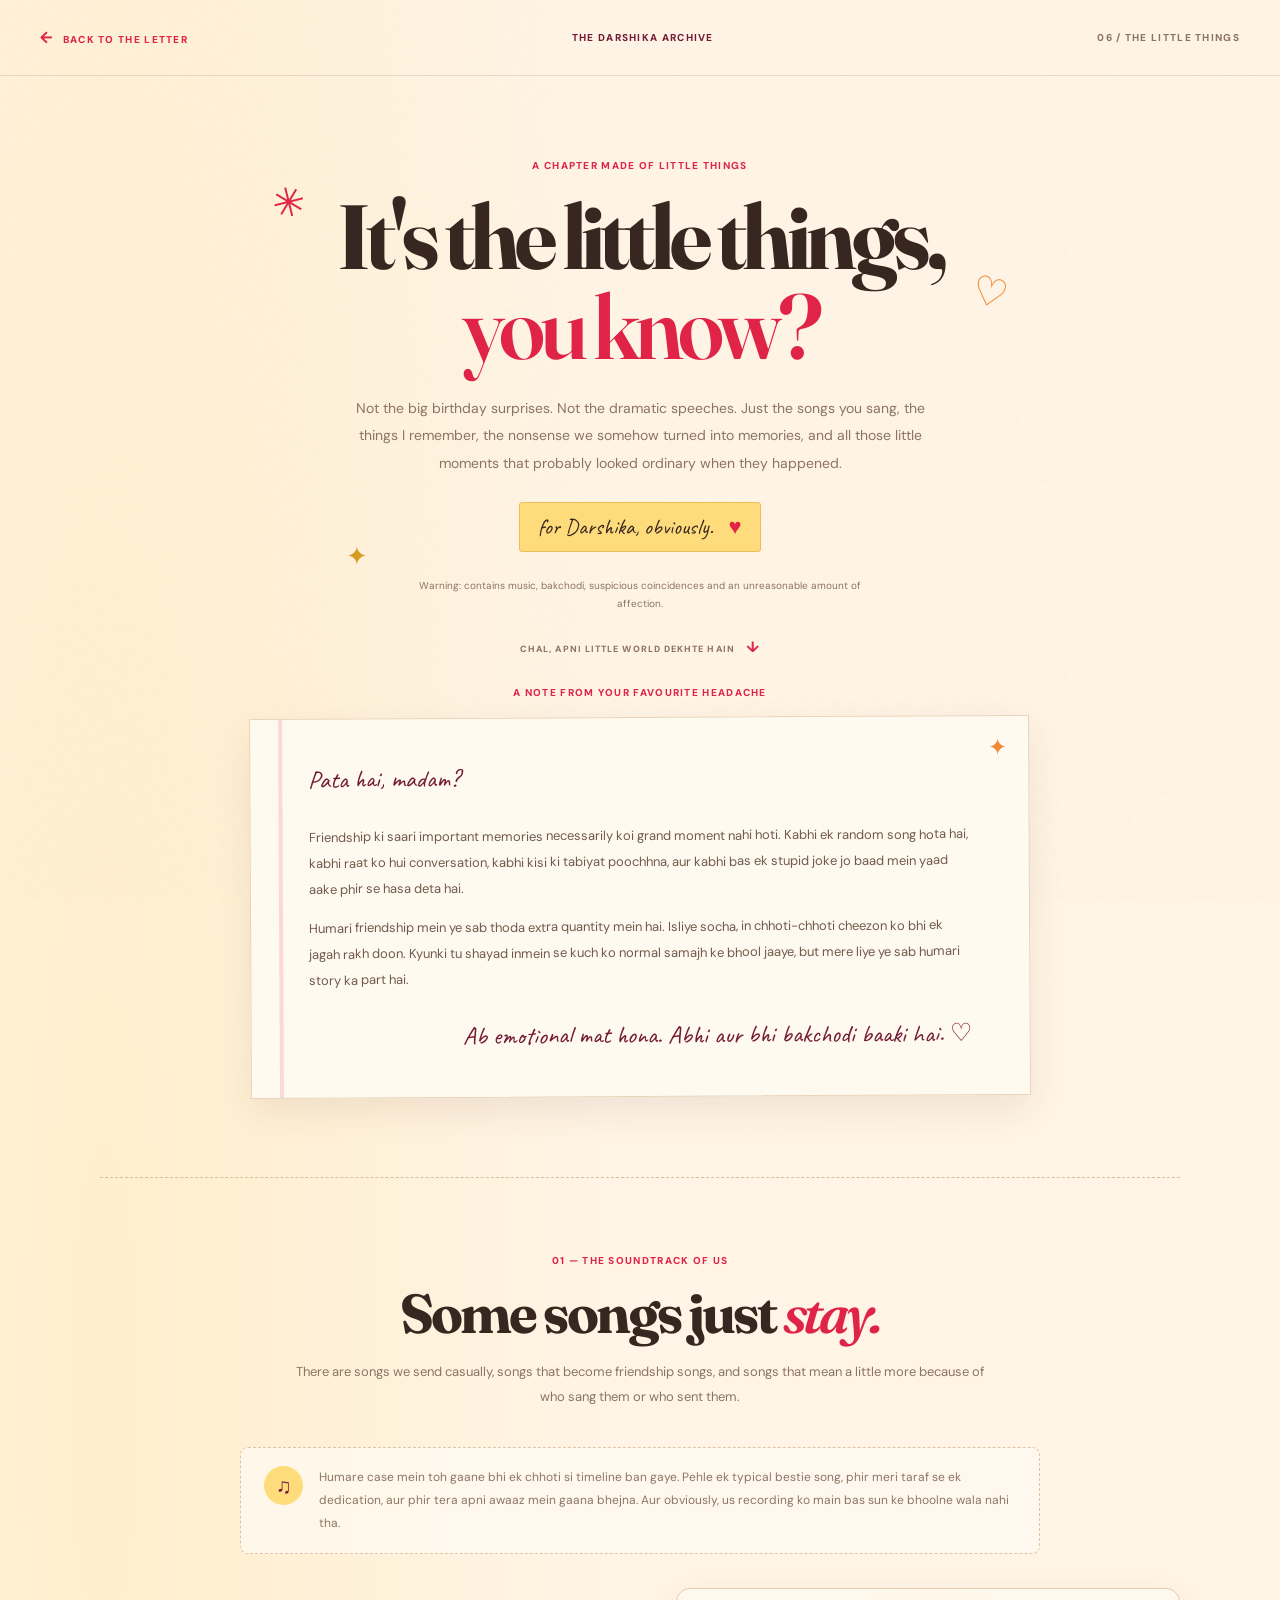
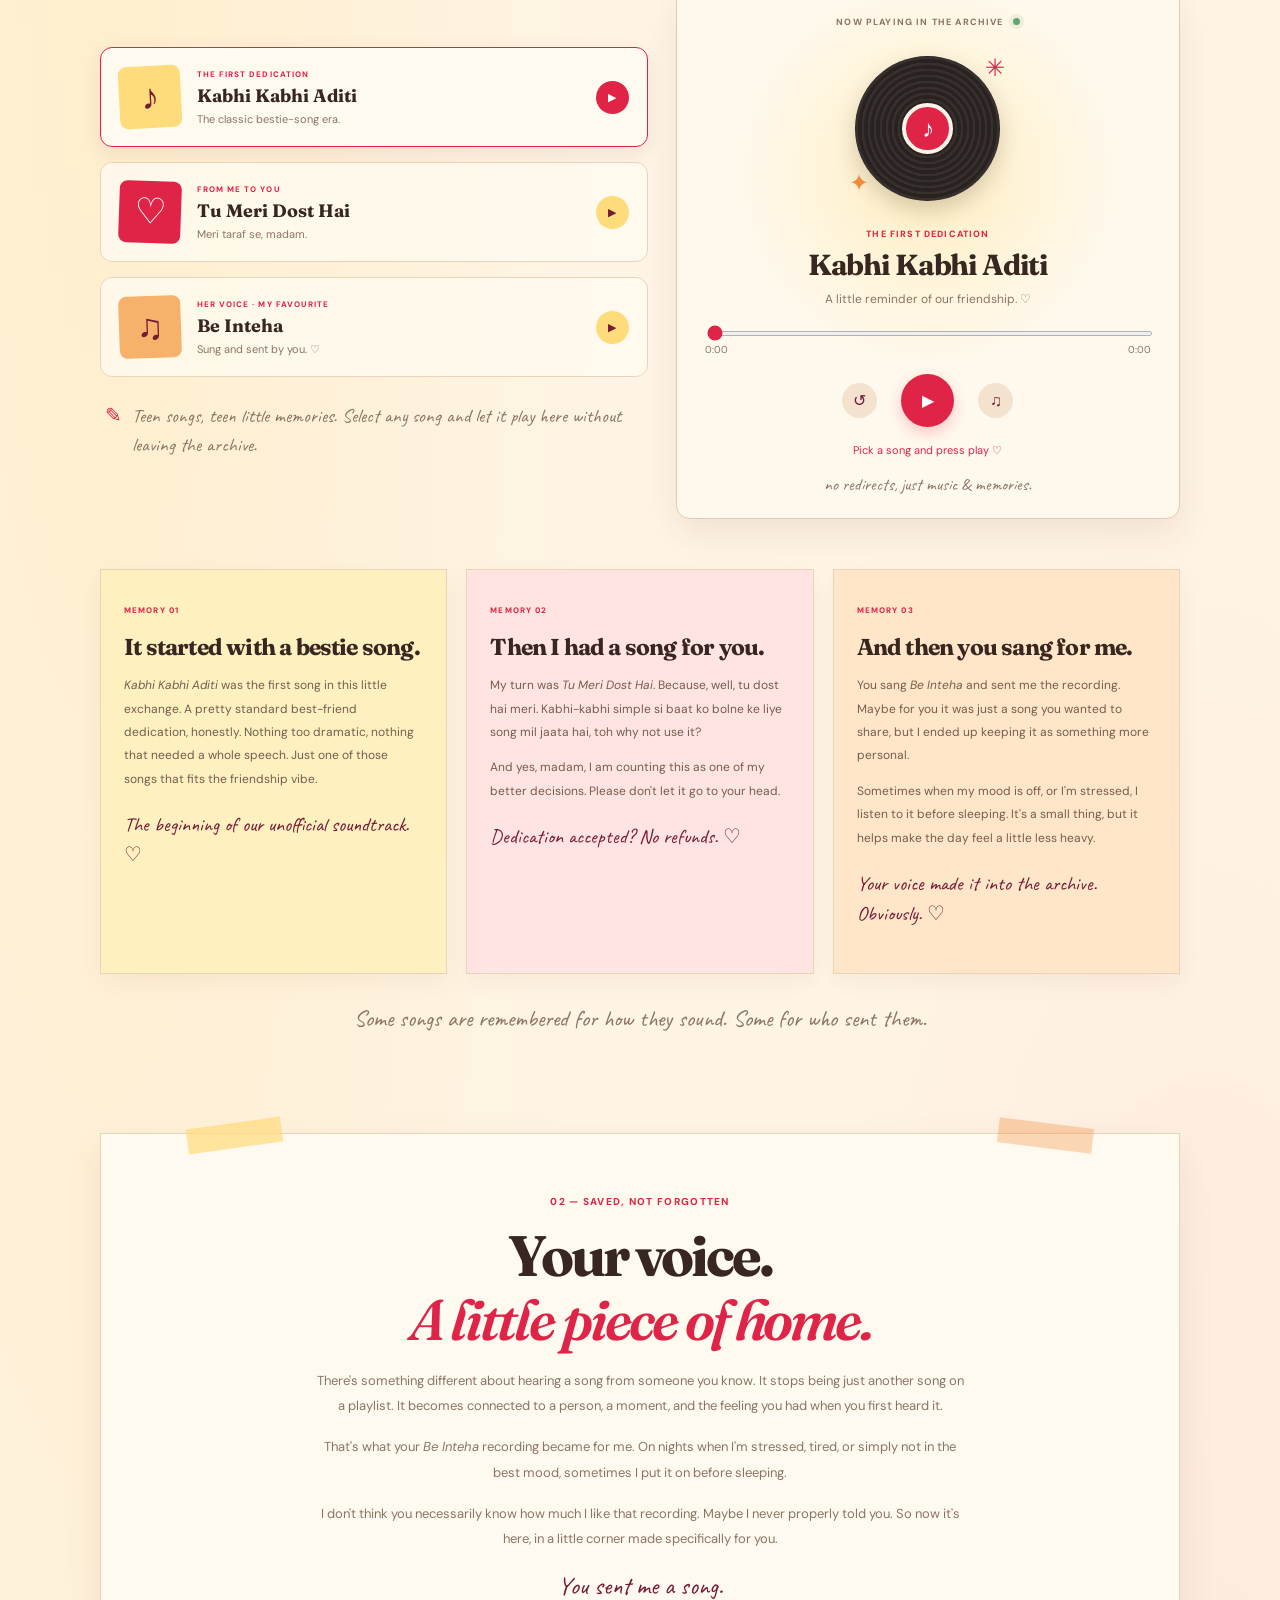
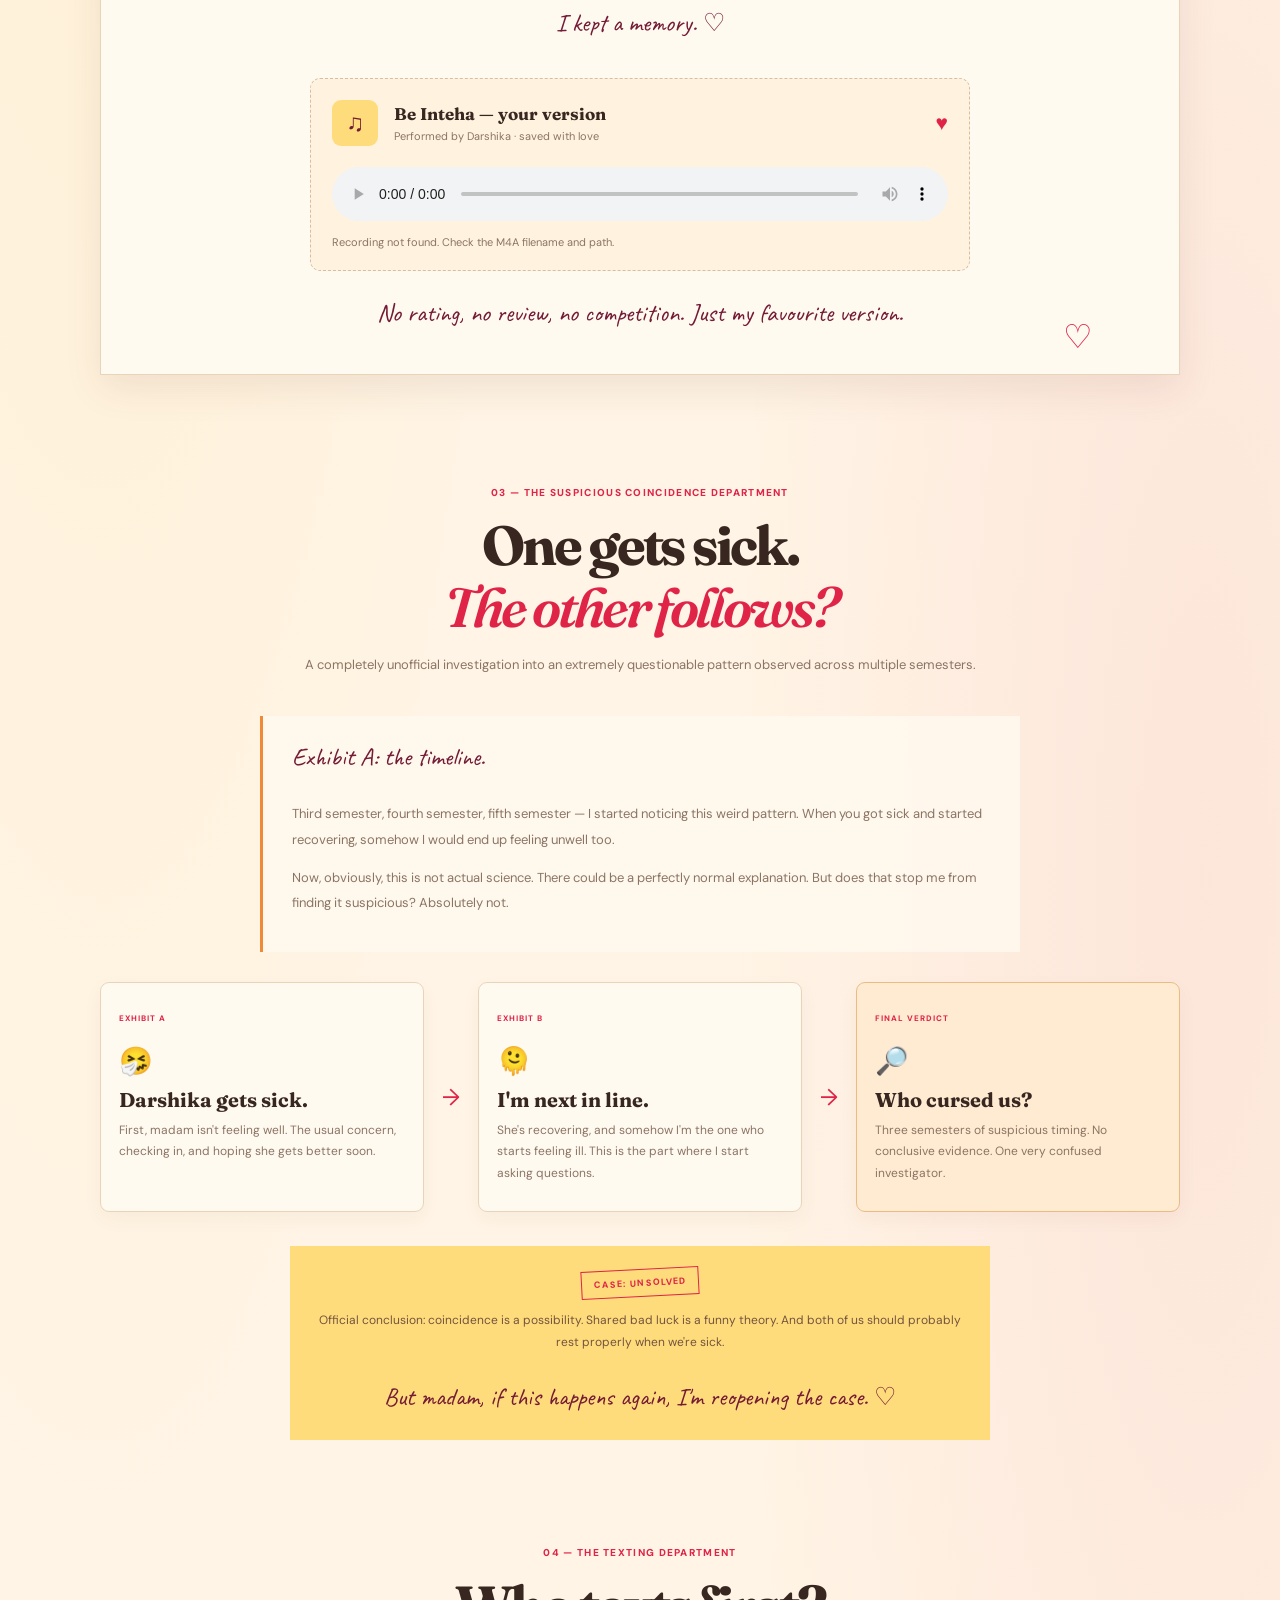
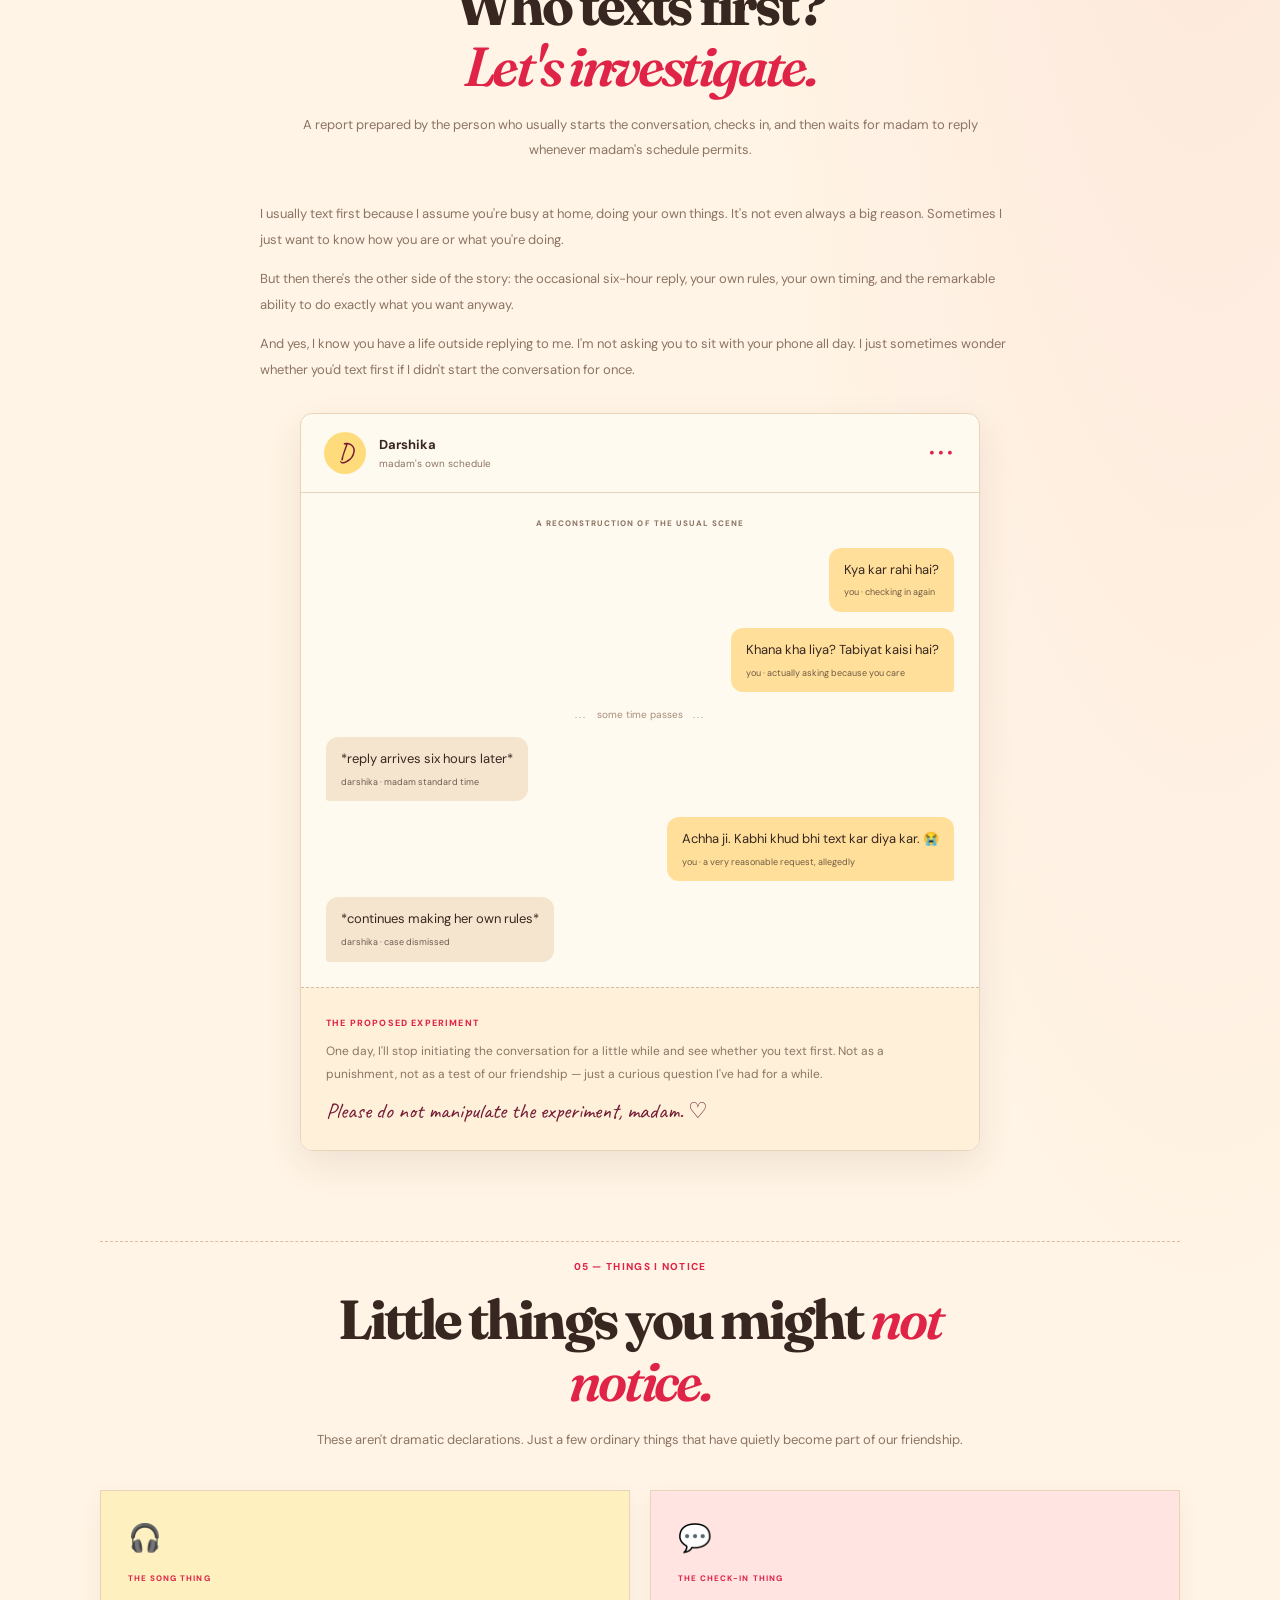
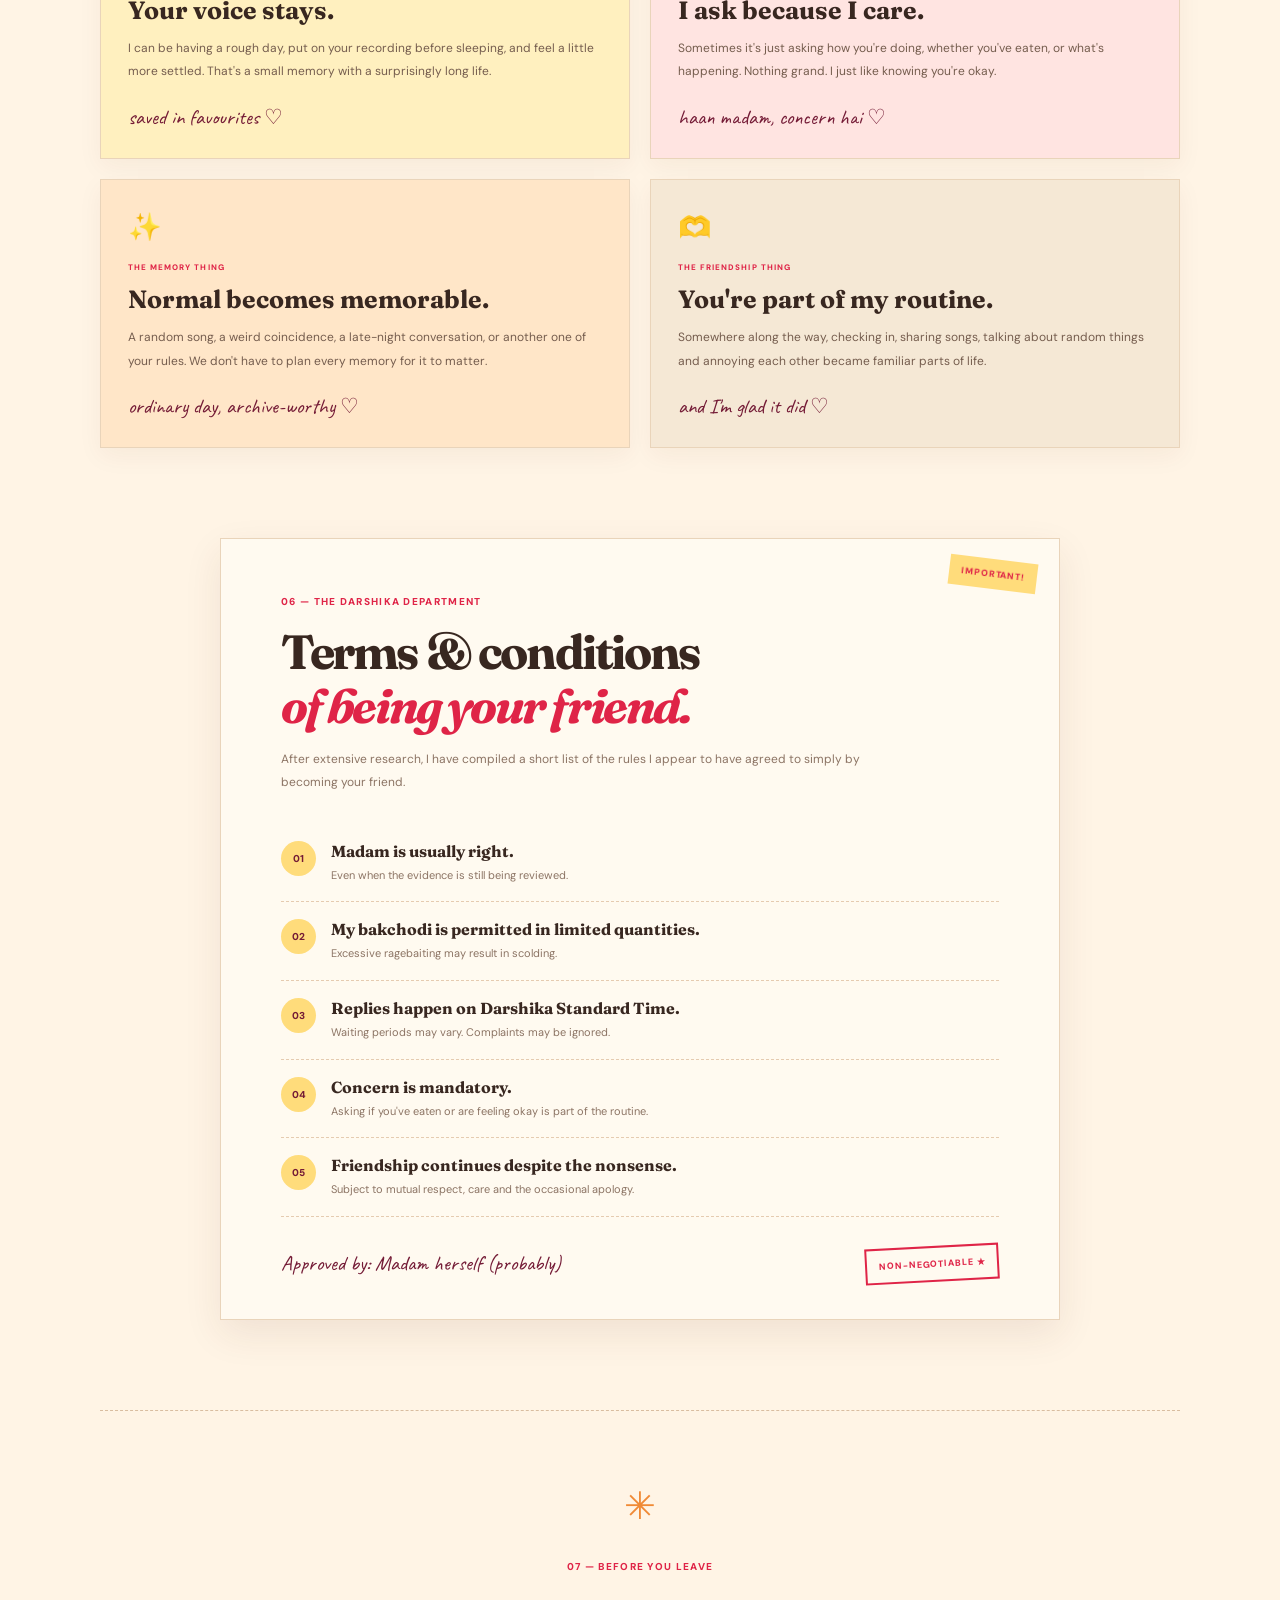
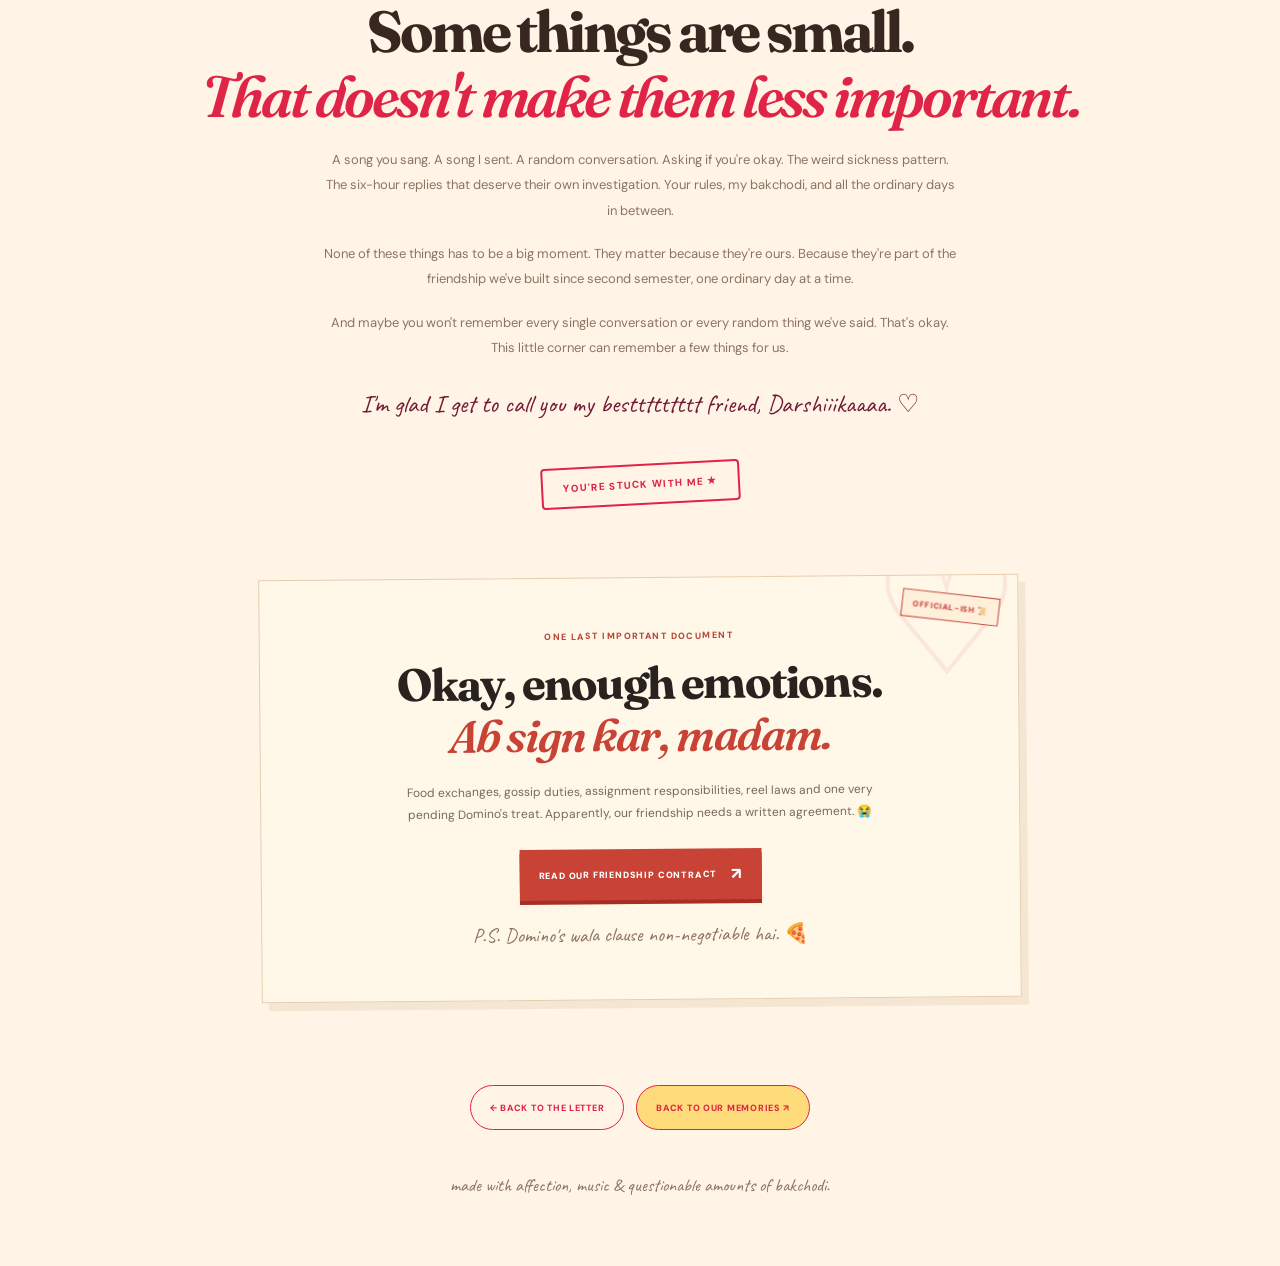
<file: pages/little-things.html>
<!DOCTYPE html>
<html lang="en">
<head>
  <meta charset="UTF-8" />
  <meta name="viewport" content="width=device-width, initial-scale=1.0" />

  <title>The Little Things ♡ | The Darshika Archive</title>
  <meta
    name="description"
    content="A personal scrapbook of songs, silly coincidences, late replies, and little memories made for Darshika."
  />
  <meta name="theme-color" content="#fff4e5" />

  <link rel="preconnect" href="https://fonts.googleapis.com" />
  <link rel="preconnect" href="https://fonts.gstatic.com" crossorigin />
  <link
    href="https://fonts.googleapis.com/css2?family=Caveat:wght@400;500;600;700&family=DM+Sans:wght@400;500;600;700;800&family=Fraunces:opsz,wght@9..144,600;9..144,700&display=swap"
    rel="stylesheet"
  />

  <link rel="stylesheet" href="../css/little-things.css" />
  <script src="../js/little-things.js" defer></script>
</head>

<body class="little-page">

  <div class="little-transition" aria-hidden="true">
    <span>one little memory ♡</span>
  </div>

  <!-- TOP NAVIGATION -->
  <header class="topbar">
    <a class="back-link" href="letter.html">
      <span aria-hidden="true">←</span> BACK TO THE LETTER
    </a>

    <span class="topbar-label">THE DARSHIKA ARCHIVE</span>
    <span class="page-number">06 / THE LITTLE THINGS</span>
  </header>

  <main>

    <!-- =====================================
         HERO
    ====================================== -->
    <section class="lt-hero">
      <span class="hero-sticker sticker-star" aria-hidden="true">✳</span>
      <span class="hero-sticker sticker-heart" aria-hidden="true">♡</span>
      <span class="hero-sticker sticker-spark" aria-hidden="true">✦</span>

      <p class="eyebrow reveal">A CHAPTER MADE OF LITTLE THINGS</p>

      <h1 class="reveal">
        It's the little things,<br />
        <span>you know?</span>
      </h1>

      <p class="hero-description reveal">
        Not the big birthday surprises. Not the dramatic speeches.
        Just the songs you sang, the things I remember, the nonsense
        we somehow turned into memories, and all those little moments
        that probably looked ordinary when they happened.
      </p>

      <div class="hero-note reveal">
        <span>for Darshika, obviously.</span>
        <span class="note-heart">♥</span>
      </div>

      <p class="hero-small-note reveal">
        Warning: contains music, bakchodi, suspicious coincidences
        and an unreasonable amount of affection.
      </p>

      <a class="scroll-cue" href="#our-songs">
        CHAL, APNI LITTLE WORLD DEKHTE HAIN <span>↓</span>
      </a>
    </section>

    <!-- =====================================
         CHAPTER INTRO
    ====================================== -->
    <section class="chapter-intro section-wrap reveal">
      <div class="chapter-number">A NOTE FROM YOUR FAVOURITE HEADACHE</div>

      <div class="intro-paper">
        <span class="paper-pin" aria-hidden="true">✦</span>

        <p class="handwritten intro-handwriting">
          Pata hai, madam?
        </p>

        <p>
          Friendship ki saari important memories necessarily koi grand
          moment nahi hoti. Kabhi ek random song hota hai, kabhi raat ko
          hui conversation, kabhi kisi ki tabiyat poochhna, aur kabhi
          bas ek stupid joke jo baad mein yaad aake phir se hasa deta hai.
        </p>

        <p>
          Humari friendship mein ye sab thoda extra quantity mein hai.
          Isliye socha, in chhoti-chhoti cheezon ko bhi ek jagah rakh doon.
          Kyunki tu shayad inmein se kuch ko normal samajh ke bhool jaaye,
          but mere liye ye sab humari story ka part hai.
        </p>

        <p class="handwritten intro-signature">
          Ab emotional mat hona. Abhi aur bhi bakchodi baaki hai. ♡
        </p>
      </div>
    </section>

    <!-- =====================================
         MUSIC PLAYER
    ====================================== -->
    <section class="music-section section-wrap" id="our-songs">
      <div class="section-heading reveal">
        <span class="section-index">01 — THE SOUNDTRACK OF US</span>

        <h2>Some songs just <em>stay.</em></h2>

        <p>
          There are songs we send casually, songs that become friendship
          songs, and songs that mean a little more because of who sang
          them or who sent them.
        </p>
      </div>

      <div class="music-intro reveal">
        <span class="music-intro-icon" aria-hidden="true">♫</span>

        <p>
          Humare case mein toh gaane bhi ek chhoti si timeline ban gaye.
          Pehle ek typical bestie song, phir meri taraf se ek dedication,
          aur phir tera apni awaaz mein gaana bhejna. Aur obviously, us
          recording ko main bas sun ke bhoolne wala nahi tha.
        </p>
      </div>

      <div class="music-layout">

        <!-- SONG SELECTION -->
        <div class="song-list" aria-label="Choose a song">

          <button
            class="song-card is-active"
            type="button"
            data-song="aditi"
            aria-pressed="true"
          >
            <span class="song-art art-yellow" aria-hidden="true">
              <span>♪</span>
            </span>

            <span class="song-copy">
              <span class="song-kicker">THE FIRST DEDICATION</span>
              <span class="song-title">Kabhi Kabhi Aditi</span>
              <span class="song-subtitle">The classic bestie-song era.</span>
            </span>

            <span class="song-action" aria-hidden="true">▶</span>
          </button>

          <button
            class="song-card"
            type="button"
            data-song="dost"
            aria-pressed="false"
          >
            <span class="song-art art-red" aria-hidden="true">
              <span>♡</span>
            </span>

            <span class="song-copy">
              <span class="song-kicker">FROM ME TO YOU</span>
              <span class="song-title">Tu Meri Dost Hai</span>
              <span class="song-subtitle">Meri taraf se, madam.</span>
            </span>

            <span class="song-action" aria-hidden="true">▶</span>
          </button>

          <button
            class="song-card"
            type="button"
            data-song="beinteha"
            aria-pressed="false"
          >
            <span class="song-art art-orange" aria-hidden="true">
              <span>♫</span>
            </span>

            <span class="song-copy">
              <span class="song-kicker">HER VOICE · MY FAVOURITE</span>
              <span class="song-title">Be Inteha</span>
              <span class="song-subtitle">Sung and sent by you. ♡</span>
            </span>

            <span class="song-action" aria-hidden="true">▶</span>
          </button>

          <div class="song-list-note">
            <span aria-hidden="true">✎</span>
            <p>
              Teen songs, teen little memories. Select any song and let it
              play here without leaving the archive.
            </p>
          </div>
        </div>

        <!-- MAIN MUSIC PLAYER: IDs MATCH EXISTING JS -->
        <div class="player-card reveal">
          <div class="player-topline">
            <span class="player-label">NOW PLAYING IN THE ARCHIVE</span>
            <span class="live-dot" aria-hidden="true"></span>
          </div>

          <div class="vinyl-wrap" id="vinyl-wrap" aria-hidden="true">
            <div class="vinyl">
              <div class="vinyl-center">
                <span id="vinyl-symbol">♪</span>
              </div>
            </div>

            <span class="vinyl-spark spark-one">✳</span>
            <span class="vinyl-spark spark-two">✦</span>
          </div>

          <p class="player-kicker" id="player-kicker">THE FIRST DEDICATION</p>
          <h3 id="player-title">Kabhi Kabhi Aditi</h3>

          <p class="player-message" id="player-message">
            A little reminder of our friendship. ♡
          </p>

          <audio id="music-audio" preload="metadata"></audio>

          <div class="progress-area">
            <input
              id="music-progress"
              class="progress-slider"
              type="range"
              min="0"
              max="100"
              value="0"
              step="0.1"
              aria-label="Song progress"
            />

            <div class="time-row">
              <span id="current-time">0:00</span>
              <span id="duration">0:00</span>
            </div>
          </div>

          <div class="player-controls">
            <button
              id="restart-button"
              class="control-button secondary-control"
              type="button"
              aria-label="Restart song"
              title="Restart"
            >↺</button>

            <button
              id="play-button"
              class="control-button play-control"
              type="button"
              aria-label="Play song"
            >
              <span id="play-icon" aria-hidden="true">▶</span>
            </button>

            <button
              id="mute-button"
              class="control-button secondary-control"
              type="button"
              aria-label="Mute audio"
              title="Mute"
            >♫</button>
          </div>

          <p
            id="player-status"
            class="player-status"
            role="status"
            aria-live="polite"
          >
            Pick a song and press play ♡
          </p>

          <p class="player-footnote">
            no redirects, just music & memories.
          </p>
        </div>
      </div>

      <!-- SONG STORIES -->
      <div class="song-stories">
        <article class="song-story story-yellow reveal">
          <span class="story-number">MEMORY 01</span>
          <h3>It started with a bestie song.</h3>

          <p>
            <em>Kabhi Kabhi Aditi</em> was the first song in this little
            exchange. A pretty standard best-friend dedication, honestly.
            Nothing too dramatic, nothing that needed a whole speech.
            Just one of those songs that fits the friendship vibe.
          </p>

          <p class="handwritten">
            The beginning of our unofficial soundtrack. ♡
          </p>
        </article>

        <article class="song-story story-pink reveal">
          <span class="story-number">MEMORY 02</span>
          <h3>Then I had a song for you.</h3>

          <p>
            My turn was <em>Tu Meri Dost Hai</em>. Because, well,
            tu dost hai meri. Kabhi-kabhi simple si baat ko bolne ke liye
            song mil jaata hai, toh why not use it?
          </p>

          <p>
            And yes, madam, I am counting this as one of my better
            decisions. Please don't let it go to your head.
          </p>

          <p class="handwritten">Dedication accepted? No refunds. ♡</p>
        </article>

        <article class="song-story story-orange reveal">
          <span class="story-number">MEMORY 03</span>
          <h3>And then you sang for me.</h3>

          <p>
            You sang <em>Be Inteha</em> and sent me the recording.
            Maybe for you it was just a song you wanted to share,
            but I ended up keeping it as something more personal.
          </p>

          <p>
            Sometimes when my mood is off, or I'm stressed, I listen
            to it before sleeping. It's a small thing, but it helps
            make the day feel a little less heavy.
          </p>

          <p class="handwritten">
            Your voice made it into the archive. Obviously. ♡
          </p>
        </article>
      </div>

      <p class="tiny-caption reveal">
        Some songs are remembered for how they sound. Some for who sent them.
      </p>
    </section>

    <!-- =====================================
         HER PERSONAL RECORDING
    ====================================== -->
    <section class="voice-section section-wrap">
      <div class="voice-paper reveal">
        <span class="tape tape-left" aria-hidden="true"></span>
        <span class="tape tape-right" aria-hidden="true"></span>

        <div class="voice-copy">
          <span class="section-index">02 — SAVED, NOT FORGOTTEN</span>

          <h2>Your voice.<br /><em>A little piece of home.</em></h2>

          <p>
            There's something different about hearing a song from someone
            you know. It stops being just another song on a playlist.
            It becomes connected to a person, a moment, and the feeling
            you had when you first heard it.
          </p>

          <p>
            That's what your <em>Be Inteha</em> recording became for me.
            On nights when I'm stressed, tired, or simply not in the best
            mood, sometimes I put it on before sleeping.
          </p>

          <p>
            I don't think you necessarily know how much I like that
            recording. Maybe I never properly told you. So now it's here,
            in a little corner made specifically for you.
          </p>

          <p class="handwritten">
            You sent me a song.<br />
            I kept a memory. ♡
          </p>
        </div>

        <div class="voice-player">
          <div class="voice-icon" aria-hidden="true">♫</div>

          <div class="voice-track">
            <strong>Be Inteha — your version</strong>
            <span>Performed by Darshika · saved with love</span>
          </div>

          <span class="voice-heart" aria-hidden="true">♥</span>

          <audio
            id="darshika-audio"
            data-audio-src="../assets/audio/be-inteha-darshika.m4a"
            preload="metadata"
            controls
          ></audio>

          <p
            id="audio-status"
            class="audio-status"
            role="status"
            aria-live="polite"
          >
            Her recording is waiting here ♡
          </p>
        </div>

        <p class="voice-bottom-note handwritten">
          No rating, no review, no competition. Just my favourite version.
        </p>

        <span class="voice-doodle" aria-hidden="true">♡</span>
      </div>
    </section>

    <!-- =====================================
         SUSPICIOUS SICKNESS PATTERN
    ====================================== -->
    <section class="coincidence-section section-wrap">
      <div class="section-heading reveal">
        <span class="section-index">03 — THE SUSPICIOUS COINCIDENCE DEPARTMENT</span>

        <h2>One gets sick.<br /><em>The other follows?</em></h2>

        <p>
          A completely unofficial investigation into an extremely
          questionable pattern observed across multiple semesters.
        </p>
      </div>

      <div class="case-intro reveal">
        <p class="handwritten">Exhibit A: the timeline.</p>

        <p>
          Third semester, fourth semester, fifth semester — I started
          noticing this weird pattern. When you got sick and started
          recovering, somehow I would end up feeling unwell too.
        </p>

        <p>
          Now, obviously, this is not actual science. There could be a
          perfectly normal explanation. But does that stop me from
          finding it suspicious? Absolutely not.
        </p>
      </div>

      <div class="coincidence-grid">
        <article class="coincidence-card reveal">
          <span class="card-number">EXHIBIT A</span>
          <span class="case-emoji" aria-hidden="true">🤧</span>

          <h3>Darshika gets sick.</h3>

          <p>
            First, madam isn't feeling well. The usual concern, checking
            in, and hoping she gets better soon.
          </p>
        </article>

        <div class="case-arrow reveal" aria-hidden="true">→</div>

        <article class="coincidence-card reveal">
          <span class="card-number">EXHIBIT B</span>
          <span class="case-emoji" aria-hidden="true">🫠</span>

          <h3>I'm next in line.</h3>

          <p>
            She's recovering, and somehow I'm the one who starts feeling
            ill. This is the part where I start asking questions.
          </p>
        </article>

        <div class="case-arrow reveal" aria-hidden="true">→</div>

        <article class="coincidence-card suspicious-card reveal">
          <span class="card-number">FINAL VERDICT</span>
          <span class="case-emoji" aria-hidden="true">🔎</span>

          <h3>Who cursed us?</h3>

          <p>
            Three semesters of suspicious timing. No conclusive evidence.
            One very confused investigator.
          </p>
        </article>
      </div>

      <div class="case-verdict reveal">
        <span class="verdict-stamp">CASE: UNSOLVED</span>

        <p>
          Official conclusion: coincidence is a possibility. Shared
          bad luck is a funny theory. And both of us should probably
          rest properly when we're sick.
        </p>

        <p class="handwritten">
          But madam, if this happens again, I'm reopening the case. ♡
        </p>
      </div>
    </section>

    <!-- =====================================
         THE TEXTING DEPARTMENT
    ====================================== -->
    <section class="texting-section section-wrap">
      <div class="section-heading reveal">
        <span class="section-index">04 — THE TEXTING DEPARTMENT</span>

        <h2>Who texts first?<br /><em>Let's investigate.</em></h2>

        <p>
          A report prepared by the person who usually starts the
          conversation, checks in, and then waits for madam to reply
          whenever madam's schedule permits.
        </p>
      </div>

      <div class="texting-story reveal">
        <p>
          I usually text first because I assume you're busy at home,
          doing your own things. It's not even always a big reason.
          Sometimes I just want to know how you are or what you're doing.
        </p>

        <p>
          But then there's the other side of the story: the occasional
          six-hour reply, your own rules, your own timing, and the
          remarkable ability to do exactly what you want anyway.
        </p>

        <p>
          And yes, I know you have a life outside replying to me.
          I'm not asking you to sit with your phone all day. I just
          sometimes wonder whether you'd text first if I didn't start
          the conversation for once.
        </p>
      </div>

      <div class="chat-paper reveal">
        <div class="chat-header">
          <span class="chat-avatar">D</span>

          <div>
            <strong>Darshika</strong>
            <span>madam's own schedule</span>
          </div>

          <span class="chat-dots">•••</span>
        </div>

        <div class="chat-body">
          <div class="chat-date">A RECONSTRUCTION OF THE USUAL SCENE</div>

          <div class="chat-bubble me">
            Kya kar rahi hai?
            <span>you · checking in again</span>
          </div>

          <div class="chat-bubble me">
            Khana kha liya? Tabiyat kaisi hai?
            <span>you · actually asking because you care</span>
          </div>

          <div class="chat-time-note">
            <span>...</span>
            <span>some time passes</span>
            <span>...</span>
          </div>

          <div class="chat-bubble her">
            *reply arrives six hours later*
            <span>darshika · madam standard time</span>
          </div>

          <div class="chat-bubble me">
            Achha ji. Kabhi khud bhi text kar diya kar. 😭
            <span>you · a very reasonable request, allegedly</span>
          </div>

          <div class="chat-bubble her">
            *continues making her own rules*
            <span>darshika · case dismissed</span>
          </div>
        </div>

        <div class="chat-footer">
          <span>THE PROPOSED EXPERIMENT</span>

          <p>
            One day, I'll stop initiating the conversation for a little
            while and see whether you text first. Not as a punishment,
            not as a test of our friendship — just a curious question
            I've had for a while.
          </p>

          <p class="handwritten">
            Please do not manipulate the experiment, madam. ♡
          </p>
        </div>
      </div>
    </section>

    <!-- =====================================
         THE THINGS I NOTICE
    ====================================== -->
    <section class="notice-section section-wrap">
      <div class="section-heading reveal">
        <span class="section-index">05 — THINGS I NOTICE</span>

        <h2>Little things you might <em>not notice.</em></h2>

        <p>
          These aren't dramatic declarations. Just a few ordinary things
          that have quietly become part of our friendship.
        </p>
      </div>

      <div class="notice-grid">
        <article class="notice-card notice-one reveal">
          <span class="notice-icon" aria-hidden="true">🎧</span>
          <span class="notice-label">THE SONG THING</span>

          <h3>Your voice stays.</h3>

          <p>
            I can be having a rough day, put on your recording before
            sleeping, and feel a little more settled. That's a small
            memory with a surprisingly long life.
          </p>

          <span class="handwritten">saved in favourites ♡</span>
        </article>

        <article class="notice-card notice-two reveal">
          <span class="notice-icon" aria-hidden="true">💬</span>
          <span class="notice-label">THE CHECK-IN THING</span>

          <h3>I ask because I care.</h3>

          <p>
            Sometimes it's just asking how you're doing, whether you've
            eaten, or what's happening. Nothing grand. I just like
            knowing you're okay.
          </p>

          <span class="handwritten">haan madam, concern hai ♡</span>
        </article>

        <article class="notice-card notice-three reveal">
          <span class="notice-icon" aria-hidden="true">✨</span>
          <span class="notice-label">THE MEMORY THING</span>

          <h3>Normal becomes memorable.</h3>

          <p>
            A random song, a weird coincidence, a late-night conversation,
            or another one of your rules. We don't have to plan every
            memory for it to matter.
          </p>

          <span class="handwritten">ordinary day, archive-worthy ♡</span>
        </article>

        <article class="notice-card notice-four reveal">
          <span class="notice-icon" aria-hidden="true">🫶</span>
          <span class="notice-label">THE FRIENDSHIP THING</span>

          <h3>You're part of my routine.</h3>

          <p>
            Somewhere along the way, checking in, sharing songs,
            talking about random things and annoying each other became
            familiar parts of life.
          </p>

          <span class="handwritten">and I'm glad it did ♡</span>
        </article>
      </div>
    </section>

    <!-- =====================================
         MADAM'S RULEBOOK
    ====================================== -->
    <section class="rulebook-section section-wrap">
      <div class="rulebook-paper reveal">
        <span class="rulebook-sticker" aria-hidden="true">IMPORTANT!</span>

        <span class="section-index">06 — THE DARSHIKA DEPARTMENT</span>

        <h2>Terms & conditions<br /><em>of being your friend.</em></h2>

        <p class="rulebook-intro">
          After extensive research, I have compiled a short list of the
          rules I appear to have agreed to simply by becoming your friend.
        </p>

        <ol class="rule-list">
          <li>
            <span class="rule-number">01</span>
            <span>
              <strong>Madam is usually right.</strong>
              <small>Even when the evidence is still being reviewed.</small>
            </span>
          </li>

          <li>
            <span class="rule-number">02</span>
            <span>
              <strong>My bakchodi is permitted in limited quantities.</strong>
              <small>Excessive ragebaiting may result in scolding.</small>
            </span>
          </li>

          <li>
            <span class="rule-number">03</span>
            <span>
              <strong>Replies happen on Darshika Standard Time.</strong>
              <small>Waiting periods may vary. Complaints may be ignored.</small>
            </span>
          </li>

          <li>
            <span class="rule-number">04</span>
            <span>
              <strong>Concern is mandatory.</strong>
              <small>Asking if you've eaten or are feeling okay is part of the routine.</small>
            </span>
          </li>

          <li>
            <span class="rule-number">05</span>
            <span>
              <strong>Friendship continues despite the nonsense.</strong>
              <small>Subject to mutual respect, care and the occasional apology.</small>
            </span>
          </li>
        </ol>

        <div class="rulebook-footer">
          <span class="handwritten">Approved by: Madam herself (probably)</span>
          <span class="rule-stamp">NON-NEGOTIABLE ★</span>
        </div>
      </div>
    </section>

    <!-- =====================================
         CLOSING
    ====================================== -->
    <section class="closing-section section-wrap reveal">
      <span class="closing-star" aria-hidden="true">✳</span>

      <p class="section-index">07 — BEFORE YOU LEAVE</p>

      <h2>
        Some things are small.<br />
        <em>That doesn't make them less important.</em>
      </h2>

      <p>
        A song you sang. A song I sent. A random conversation.
        Asking if you're okay. The weird sickness pattern.
        The six-hour replies that deserve their own investigation.
        Your rules, my bakchodi, and all the ordinary days in between.
      </p>

      <p>
        None of these things has to be a big moment. They matter because
        they're ours. Because they're part of the friendship we've built
        since second semester, one ordinary day at a time.
      </p>

      <p>
        And maybe you won't remember every single conversation or every
        random thing we've said. That's okay. This little corner can
        remember a few things for us.
      </p>

      <p class="handwritten closing-handwritten">
        I'm glad I get to call you my besttttttttt friend, Darshiiikaaaa. ♡
      </p>

      <div class="closing-stamp">YOU'RE STUCK WITH ME ★</div>

      
<!-- THE FRIENDSHIP AGREEMENT ENTRY -->
<section class="agreement-invitation reveal">
  <div class="agreement-invitation-card">
    <span class="invitation-sticker">OFFICIAL-ISH 📜</span>

    <p class="invitation-eyebrow">ONE LAST IMPORTANT DOCUMENT</p>

    <h2>Okay, enough emotions.<br />
      <em>Ab sign kar, madam.</em>
    </h2>

    <p>
      Food exchanges, gossip duties, assignment responsibilities,
      reel laws and one very pending Domino's treat.
      Apparently, our friendship needs a written agreement. 😭
    </p>

    <a href="agreement.html" class="agreement-invitation-button">
      READ OUR FRIENDSHIP CONTRACT <span>↗</span>
    </a>

    <span class="invitation-handwriting">
      P.S. Domino's wala clause non-negotiable hai. 🍕
    </span>
  </div>
</section>


      <div class="page-navigation">
        <a href="letter.html" class="nav-pill">← BACK TO THE LETTER</a>
        <a href="archive.html" class="nav-pill next-pill">BACK TO OUR MEMORIES ↗</a>
      </div>

      <p class="closing-footer">
        made with affection, music & questionable amounts of bakchodi.
      </p>
    </section>

  </main>
</body>
</html>
</file>
<file: css/styles.css>
@import url('https://fonts.googleapis.com/css2?family=Caveat:wght@400;500;600;700&family=DM+Sans:wght@400;500;600;700;800&family=Fraunces:opsz,wght@9..144,500;9..144,600;9..144,700;9..144,800&display=swap');

:root {
  --red: #f52b50;
  --red-deep: #c92342;
  --yellow: #ffcf40;
  --orange: #ff8b42;
  --cream: #fff0e7;
  --paper: #fffaf4;
  --berry: #7b2638;
  --ink: #3c2028;
  --line: rgba(123, 38, 56, .18);
  --display: "Fraunces", Georgia, serif;
  --body: "DM Sans", Arial, sans-serif;
  --hand: "Caveat", cursive;
  --page: min(1120px, calc(100% - 48px));
}
* { box-sizing: border-box; }
html { scroll-behavior: smooth; }
body {
  margin: 0; color: var(--berry); background: var(--cream);
  font-family: var(--body); overflow-x: hidden;
}
body::before {
  content: ""; position: fixed; inset: 0; pointer-events: none; z-index: 10;
  opacity: .12; background-image: url("data:image/svg+xml,%3Csvg viewBox='0 0 180 180' xmlns='http://www.w3.org/2000/svg'%3E%3Cfilter id='n'%3E%3CfeTurbulence type='fractalNoise' baseFrequency='.9' numOctaves='3' stitchTiles='stitch'/%3E%3C/filter%3E%3Crect width='100%25' height='100%25' filter='url(%23n)' opacity='.2'/%3E%3C/svg%3E");
}
a { color: inherit; text-decoration: none; }
.topbar {
  width: var(--page); margin: auto; height: 78px; display: flex; align-items: center;
  justify-content: space-between; border-bottom: 1px solid var(--line); position: relative; z-index: 2;
}
.brand { display: inline-flex; align-items: center; gap: 10px; font-size: 11px; font-weight: 800; letter-spacing: .13em; }
.brand-mark { display: grid; place-items: center; width: 30px; height: 30px; background: var(--red); color: white; border-radius: 50%; font-size: 19px; }
.top-date { font-size: 11px; font-weight: 800; letter-spacing: .12em; }
.top-date span { color: var(--red); }
.section-wrap { width: var(--page); max-width: 1120px; margin-inline: auto; position: relative; }
.hero { min-height: 690px; padding: 76px 0 48px; display: flex; flex-direction: column; align-items: center; }
.hero-kicker, .section-label { font-size: 10px; font-weight: 800; letter-spacing: .16em; display: flex; align-items: center; gap: 10px; }
.tiny-star { color: var(--red); font-size: 16px; }
.hero-title-wrap { position: relative; margin: 25px 0 0; }
h1, h2, h3, p { margin-top: 0; }
h1 { font-family: var(--display); font-weight: 800; font-size: clamp(64px, 10.2vw, 126px); letter-spacing: -.075em; line-height: .96; margin-bottom: 32px; text-align: center; color: var(--berry); }
h1 span { color: var(--red); display: block; }
.burst { position: absolute; right: -35px; top: 5px; font-size: 50px; color: var(--orange); transform: rotate(15deg); }
.hand-note { font-family: var(--hand); font-size: 23px; font-weight: 600; line-height: 1.1; }
.note-left { position: absolute; left: -75px; top: 4px; transform: rotate(-12deg); color: var(--red); }
.hero-card {
  width: min(530px, 92%); background: var(--yellow); border: 2px solid var(--berry);
  padding: 36px 32px 30px; text-align: center; position: relative; transform: rotate(-1deg);
  box-shadow: 8px 9px 0 var(--red);
}
.tape { position: absolute; width: 80px; height: 22px; background: rgba(255,255,255,.56); top: -11px; }
.tape-left { left: 28px; transform: rotate(-9deg); }.tape-right { right: 25px; transform: rotate(8deg); }
.hero-subtitle { font-family: var(--display); font-size: clamp(25px, 4vw, 38px); font-weight: 700; line-height: 1.13; margin-bottom: 13px; letter-spacing: -.04em; }
.doodle-row { display: flex; justify-content: center; gap: 22px; font-size: 22px; color: var(--red); margin: 12px 0; }
.doodle-row span:nth-child(2) { color: var(--berry); }.doodle-row span:nth-child(3) { color: var(--orange); }
.hero-aside { font-family: var(--hand); font-size: 24px; margin: 0 0 22px; }
.primary-btn { display: inline-flex; align-items: center; gap: 18px; background: var(--red); color: white; border: 2px solid var(--berry); padding: 15px 21px; font-size: 11px; font-weight: 800; letter-spacing: .08em; box-shadow: 4px 4px 0 var(--berry); transition: transform .2s, box-shadow .2s; }
.primary-btn:hover { transform: translate(3px,3px); box-shadow: 1px 1px 0 var(--berry); }
.primary-btn span { font-size: 17px; }
.hero-footer { width: min(650px, 100%); display: flex; justify-content: space-between; align-items: center; margin-top: 36px; gap: 12px; }
.hero-footer .hand-note { font-size: 20px; transform: rotate(-3deg); }
.footer-doodles { font-size: 23px; white-space: nowrap; }
.vertical-note { position: absolute; right: -18px; top: 45%; writing-mode: vertical-rl; font-size: 9px; letter-spacing: .18em; font-weight: 800; color: #b27d7b; }
.sticker { position: absolute; display: grid; place-items: center; text-align: center; font-weight: 800; font-size: 11px; line-height: 1.1; }
.sticker-sun { top: 110px; left: 5%; width: 86px; height: 86px; background: var(--orange); border-radius: 48% 52% 45% 55%; color: white; transform: rotate(-12deg); box-shadow: 3px 4px 0 var(--berry); }
.sticker-cherry { top: 265px; right: 8%; font-size: 43px; transform: rotate(12deg); }
.scribble-one { position: absolute; right: 13%; top: 190px; color: var(--red); font-family: var(--hand); font-size: 24px; transform: rotate(8deg); }
.intro { padding: 95px 0 115px; border-top: 1px dashed rgba(123,38,56,.25); }
.section-label { color: var(--red-deep); }
.section-label > span:first-child { background: var(--red); color: white; border-radius: 50%; width: 27px; height: 27px; display: grid; place-items: center; letter-spacing: 0; }
.label-line { height: 1px; flex: 1; background: var(--line); }
.intro-grid { display: grid; grid-template-columns: 1.1fr .7fr; gap: 60px; align-items: end; margin: 45px 0 62px; }
.eyebrow { color: var(--red-deep); text-transform: uppercase; font-size: 10px; font-weight: 800; letter-spacing: .16em; margin-bottom: 15px; }
h2 { font-family: var(--display); font-size: clamp(43px, 6.5vw, 75px); line-height: .99; letter-spacing: -.06em; margin-bottom: 0; font-weight: 700; }
h2 em { color: var(--red); font-weight: 600; }
.intro-copy { max-width: 340px; font-size: 15px; line-height: 1.85; margin: 0 0 5px; }
.intro-copy .hand-note { color: var(--red); white-space: nowrap; }
.memory-grid { display: grid; grid-template-columns: repeat(4, 1fr); gap: 18px; }
.memory-card { min-height: 255px; padding: 22px 20px 20px; border: 1.5px solid var(--berry); position: relative; display: flex; flex-direction: column; box-shadow: 5px 6px 0 var(--berry); transition: transform .25s ease, box-shadow .25s ease; }
.memory-card:hover { transform: translateY(-8px) rotate(0deg); box-shadow: 8px 12px 0 var(--berry); }
.card-red { background: var(--red); color: white; }.card-yellow { background: var(--yellow); }.card-cream { background: var(--paper); }.card-orange { background: var(--orange); }
.tilt-left { transform: rotate(-2deg); }.tilt-right { transform: rotate(2deg); }
.card-index { font-size: 8px; letter-spacing: .13em; font-weight: 800; opacity: .8; }
.card-emoji { font-size: 31px; margin: 24px 0 13px; }
.memory-card h3 { font-family: var(--display); font-size: 23px; line-height: 1.05; letter-spacing: -.04em; margin-bottom: 10px; }
.memory-card p { font-size: 12px; line-height: 1.6; margin-bottom: 24px; }
.card-scribble { font-family: var(--hand); font-size: 20px; margin-top: auto; transform: rotate(-3deg); }
.promise { padding: 25px 0 110px; }
.promise-panel { margin: 40px auto 0; max-width: 770px; padding: 54px clamp(25px, 7vw, 80px) 45px; background: var(--paper); border: 2px solid var(--berry); box-shadow: 9px 10px 0 var(--yellow); position: relative; }
.promise-panel h2 { font-size: clamp(48px, 7vw, 82px); margin-bottom: 20px; }
.promise-copy { line-height: 1.7; font-size: 14px; max-width: 480px; }
.receipt { max-width: 500px; background: #fff8e9; border: 1px dashed #bd8b7c; padding: 23px 22px 15px; margin-top: 28px; font-size: 11px; }
.receipt-row { display: flex; justify-content: space-between; gap: 12px; padding: 10px 0; border-bottom: 1px dotted #e0c5b8; }
.receipt-row strong { font-size: 9px; letter-spacing: .05em; text-align: right; }
.status { color: var(--red); }
.receipt-divider { height: 6px; border-top: 1px dashed #bd8b7c; border-bottom: 1px dashed #bd8b7c; margin-top: 12px; }
.receipt-foot { font-family: var(--hand); font-size: 22px; text-align: center; margin: 15px 0 0; }
.promise-sticker { position: absolute; top: 75px; right: 8%; background: var(--red); color: white; width: 82px; height: 82px; display: grid; place-items: center; text-align: center; border-radius: 50%; font-size: 10px; font-weight: 800; transform: rotate(12deg); box-shadow: 3px 4px 0 var(--berry); }
.promise-note { display: block; text-align: right; color: var(--red); margin-top: 22px; transform: rotate(-2deg); }
.ending { min-height: 480px; background: var(--red); color: white; padding: 80px 8%; margin-bottom: 60px; overflow: hidden; }
.ending .eyebrow { color: #ffe29a; }.ending h2 { font-size: clamp(50px, 8vw, 90px); }.ending h2 em { color: var(--yellow); }
.ending-copy { max-width: 430px; font-size: 14px; line-height: 1.8; margin-top: 25px; color: #fff0e7; }
.ending-spark { position: absolute; right: 16%; top: 54px; font-size: 62px; color: var(--yellow); transform: rotate(14deg); }
.signature { font-family: var(--hand); font-size: 26px; margin-top: 35px; }.signature span { color: var(--yellow); }
.sticker-star { right: 8%; bottom: 60px; background: var(--yellow); color: var(--berry); width: 105px; height: 105px; clip-path: polygon(50% 0%,61% 13%,78% 7%,83% 25%,100% 34%,89% 50%,100% 67%,80% 75%,77% 94%,58% 88%,45% 100%,34% 83%,15% 86%,17% 66%,0 54%,13% 38%,8% 20%,29% 20%); transform: rotate(9deg); }
.footer { width: var(--page); margin: auto; padding: 0 0 28px; display: flex; justify-content: space-between; gap: 15px; font-size: 9px; letter-spacing: .1em; font-weight: 800; color: #a86b71; }
@media (max-width: 850px) {
  .memory-grid { grid-template-columns: repeat(2, 1fr); gap: 22px; }
  .intro-grid { gap: 30px; grid-template-columns: 1fr .8fr; }
  .sticker-sun { left: 0; top: 90px; transform: scale(.8) rotate(-12deg); }
  .sticker-cherry { right: 2%; top: 260px; }
  .scribble-one { right: 4%; }
  .vertical-note { display: none; }
}
@media (max-width: 600px) {
  :root { --page: calc(100% - 34px); }
  .topbar { height: 65px; }.brand { font-size: 9px; gap: 7px; letter-spacing: .08em; }.brand-mark { width: 26px; height: 26px; }
  .hero { min-height: auto; padding: 72px 0 55px; }
  .hero-kicker { font-size: 8px; letter-spacing: .11em; }
  .hero-title-wrap { margin-top: 38px; width: 100%; }
  h1 { font-size: clamp(57px, 16vw, 88px); margin-bottom: 27px; }
  .note-left { left: 2px; top: -28px; font-size: 20px; }.burst { right: 1px; top: -19px; font-size: 34px; }
  .hero-card { width: calc(100% - 12px); padding: 31px 17px 25px; box-shadow: 5px 6px 0 var(--red); }
  .hero-subtitle { font-size: 29px; }.hero-aside { font-size: 21px; }
  .sticker-sun { top: 10px; left: -10px; width: 65px; height: 65px; font-size: 9px; }
  .sticker-cherry { top: 265px; right: -5px; font-size: 31px; }.scribble-one { top: auto; bottom: 28px; right: 7px; font-size: 20px; }
  .hero-footer { margin-top: 27px; align-items: flex-start; }.hero-footer .hand-note { font-size: 18px; max-width: 220px; }.footer-doodles { font-size: 18px; }
  .intro { padding: 68px 0 80px; }.section-label { font-size: 8px; letter-spacing: .1em; gap: 7px; }.section-label > span:first-child { width: 24px; height: 24px; }
  .intro-grid { display: block; margin: 35px 0 43px; }.intro-grid h2 { font-size: 49px; }.intro-copy { margin-top: 23px; font-size: 14px; }
  .memory-grid { gap: 15px; }.memory-card { min-height: 238px; padding: 17px 14px; box-shadow: 4px 5px 0 var(--berry); }.card-emoji { margin: 22px 0 12px; font-size: 27px; }.memory-card h3 { font-size: 20px; }.memory-card p { font-size: 11px; }.card-index { font-size: 7px; }
  .promise { padding: 10px 0 80px; }.promise-panel { padding: 43px 20px 32px; margin-top: 32px; box-shadow: 6px 7px 0 var(--yellow); }.promise-panel h2 { font-size: 56px; }.promise-sticker { top: 18px; right: 12px; width: 65px; height: 65px; font-size: 8px; }.promise-panel .eyebrow { max-width: 180px; line-height: 1.5; }.promise-copy { font-size: 13px; }.receipt { padding: 15px 12px 12px; }.receipt-row { font-size: 10px; }.receipt-row strong { font-size: 8px; }.receipt-foot { font-size: 20px; }
  .ending { min-height: 440px; padding: 65px 24px 90px; margin-bottom: 38px; }.ending h2 { font-size: 58px; }.ending-spark { right: 10%; top: 34px; font-size: 43px; }.ending-copy { max-width: 300px; font-size: 13px; }.sticker-star { right: 18px; bottom: 25px; width: 78px; height: 78px; font-size: 9px; }.signature { max-width: 250px; font-size: 23px; }
  .footer { flex-wrap: wrap; justify-content: center; font-size: 8px; padding-bottom: 22px; }.footer span:nth-child(2) { display: none; }
}
@media (prefers-reduced-motion: reduce) {
  *, *::before, *::after { scroll-behavior: auto !important; transition-duration: .01ms !important; animation-duration: .01ms !important; animation-iteration-count: 1 !important; }
}

/* =========================================
   HOME HERO — COMPACT FIRST SCREEN
   The Darshika Archive | Birthday Edition
========================================= */

.hero {
  min-height: calc(100svh - 79px);
  padding: clamp(22px, 4vh, 38px) 0 22px;
  justify-content: center;
}

.hero-kicker {
  margin-bottom: 0;
}

.hero-title-wrap {
  margin-top: 15px;
}

h1 {
  font-size: clamp(64px, 8.5vw, 112px);
  line-height: 0.88;
  margin-bottom: 23px;
}

.hero-card {
  padding: 25px 28px 23px;
}

.hero-subtitle {
  font-size: clamp(25px, 3.2vw, 35px);
  margin-bottom: 10px;
}

.doodle-row {
  margin: 8px 0;
}

.hero-aside {
  margin-bottom: 17px;
  font-size: 22px;
}

.primary-btn {
  padding: 13px 19px;
}

.hero-footer {
  margin-top: 22px;
}

.sticker-sun {
  top: 38px;
}

.sticker-cherry {
  top: 155px;
}

.scribble-one {
  top: 100px;
}

/* Short laptop screens */
@media (min-width: 601px) and (max-height: 800px) {
  .hero {
    padding-top: 18px;
    padding-bottom: 12px;
  }

  h1 {
    font-size: clamp(58px, 7.5vw, 90px);
    margin-bottom: 17px;
  }

  .hero-card {
    padding: 20px 26px 18px;
  }

  .hero-footer {
    margin-top: 14px;
  }

  .sticker-sun {
    top: 18px;
  }
}

/* Mobile first-screen optimisation */
@media (max-width: 600px) {
  .hero {
    min-height: calc(100svh - 66px);
    padding: 22px 0 18px;
    justify-content: center;
  }

  .hero-kicker {
    font-size: 8px;
    gap: 6px;
    letter-spacing: 0.08em;
  }

  .hero-title-wrap {
    margin-top: 26px;
  }

  h1 {
    font-size: clamp(54px, 13.5vw, 78px);
    line-height: 0.91;
    margin-bottom: 21px;
  }

  .hero-card {
    width: calc(100% - 14px);
    padding: 23px 15px 21px;
  }

  .hero-subtitle {
    font-size: clamp(25px, 7vw, 30px);
  }

  .doodle-row {
    margin: 7px 0;
  }

  .hero-aside {
    font-size: 20px;
    margin-bottom: 16px;
  }

  .primary-btn {
    padding: 13px 15px;
    gap: 12px;
    font-size: 10px;
  }

  .hero-footer {
    margin-top: 19px;
  }

  .sticker-sun {
    top: 5px;
    left: -5px;
    width: 54px;
    height: 54px;
    font-size: 8px;
  }

  .sticker-cherry {
    top: auto;
    bottom: 105px;
    right: -3px;
    font-size: 25px;
  }

  .scribble-one {
    top: auto;
    bottom: 8px;
    right: 5px;
    font-size: 18px;
  }
}

/* Page transition overlay */
.page-transition {
  position: fixed;
  inset: 0;
  z-index: 9999;
  background: var(--red);
  transform: translateY(100%);
  pointer-events: none;
}

.page-transition.is-active {
  animation: archive-open 650ms cubic-bezier(.76, 0, .24, 1) forwards;
}

@keyframes archive-open {
  0% {
    transform: translateY(100%);
  }

  100% {
    transform: translateY(0);
  }
}

@media (prefers-reduced-motion: reduce) {
  .page-transition.is-active {
    animation-duration: 150ms;
  }
}

/* =========================================
   INFINITE BIRTHDAY MARQUEE
========================================= */

.birthday-marquee {
  width: 100%;
  overflow: hidden;
  position: relative;
  z-index: 3;
  background: var(--red);
  color: #fffaf4;
  border-top: 1px solid var(--berry);
  border-bottom: 1px solid var(--berry);
  padding: 13px 0;
  transform: rotate(-1deg) scale(1.02);
  margin: 5px 0 0;
}

.marquee-track {
  display: flex;
  width: max-content;
  animation: birthday-scroll 28s linear infinite;
  will-change: transform;
}

.marquee-group {
  display: flex;
  flex-shrink: 0;
  align-items: center;
  gap: 30px;
  padding-right: 30px;
  white-space: nowrap;
}

.marquee-group span {
  font-family: var(--body);
  font-size: 11px;
  font-weight: 800;
  letter-spacing: 0.15em;
}

.marquee-group .marquee-star {
  color: var(--yellow);
  font-size: 19px;
}

.marquee-group .marquee-heart {
  color: var(--yellow);
  font-family: var(--hand);
  font-size: 25px;
}

/* Seamless continuous movement */
@keyframes birthday-scroll {
  from {
    transform: translateX(0);
  }

  to {
    transform: translateX(-50%);
  }
}

/* Slightly faster on small screens */
@media (max-width: 600px) {
  .birthday-marquee {
    padding: 12px 0;
    margin-top: 3px;
  }

  .marquee-track {
    animation-duration: 21s;
  }

  .marquee-group {
    gap: 22px;
    padding-right: 22px;
  }

  .marquee-group span {
    font-size: 9px;
    letter-spacing: 0.12em;
  }
}

/* Accessibility: respect reduced-motion preference */
@media (prefers-reduced-motion: reduce) {
  .marquee-track {
    animation: none;
    transform: none;
  }
}

/* =========================================
   BIRTHDAY INTRO PRELOADER
========================================= */

.birthday-loader {
  position: fixed;
  inset: 0;
  z-index: 10000;
  display: grid;
  place-items: center;
  overflow: hidden;
  background: var(--cream);
  color: var(--berry);
  opacity: 1;
  visibility: visible;
  transition: opacity 700ms ease, visibility 700ms ease;
}

.birthday-loader.is-leaving {
  opacity: 0;
  visibility: hidden;
  pointer-events: none;
}

.loader-content {
  width: min(90%, 580px);
  padding: 36px 20px;
  text-align: center;
  animation: loader-arrive 850ms cubic-bezier(.2,.8,.2,1) both;
}

.loader-eyebrow,
.loader-bottom {
  display: block;
  font-family: var(--body);
  font-size: 10px;
  font-weight: 800;
  letter-spacing: .18em;
}

.loader-eyebrow {
  color: var(--red-deep);
  margin-bottom: 22px;
}

.loader-cake {
  font-size: clamp(48px, 8vw, 70px);
  margin-bottom: 16px;
  animation: cake-bounce 1.4s ease-in-out infinite;
}

.loader-title {
  font-family: var(--hand);
  font-size: clamp(55px, 10vw, 92px);
  line-height: .88;
  font-weight: 700;
  letter-spacing: -.035em;
  margin: 0 0 22px;
  transform: rotate(-3deg);
}

.loader-title span {
  display: block;
  color: var(--red);
  margin-top: 12px;
}

.loader-note {
  font-family: var(--hand);
  font-size: clamp(20px, 4vw, 27px);
  margin: 25px 0;
  color: var(--berry);
}

.loader-progress {
  width: min(210px, 65%);
  height: 5px;
  border-radius: 99px;
  background: rgba(123, 38, 56, .12);
  overflow: hidden;
  margin: 28px auto 17px;
}

.loader-progress span {
  display: block;
  height: 100%;
  width: 100%;
  background: var(--red);
  transform: scaleX(0);
  transform-origin: left;
  animation: loader-progress-fill 2.5s ease-in-out forwards;
}

.loader-bottom {
  font-size: 8px;
  color: #a86b71;
}

.loader-spark {
  position: absolute;
  color: var(--red);
  font-size: clamp(25px, 5vw, 44px);
  animation: spark-float 2.6s ease-in-out infinite;
}

.spark-one {
  top: 17%;
  left: 17%;
  color: var(--orange);
}

.spark-two {
  top: 25%;
  right: 17%;
  animation-delay: .5s;
}

.spark-three {
  bottom: 20%;
  left: 20%;
  color: var(--red);
  animation-delay: .9s;
}

.spark-four {
  right: 19%;
  bottom: 17%;
  color: var(--orange);
  animation-delay: .3s;
}

/* Intro animations */
@keyframes loader-arrive {
  from {
    opacity: 0;
    transform: translateY(24px) scale(.96);
  }
  to {
    opacity: 1;
    transform: translateY(0) scale(1);
  }
}

@keyframes cake-bounce {
  0%, 100% { transform: translateY(0) rotate(-4deg); }
  50% { transform: translateY(-9px) rotate(4deg); }
}

@keyframes spark-float {
  0%, 100% { transform: translateY(0) rotate(0deg); }
  50% { transform: translateY(-13px) rotate(15deg); }
}

@keyframes loader-progress-fill {
  to { transform: scaleX(1); }
}

@media (max-width: 600px) {
  .loader-eyebrow { font-size: 8px; }
  .loader-note { margin: 21px 0; }
  .spark-one { left: 9%; top: 19%; }
  .spark-two { right: 9%; top: 22%; }
  .spark-three { left: 10%; bottom: 17%; }
  .spark-four { right: 10%; bottom: 19%; }
}

@media (prefers-reduced-motion: reduce) {
  .loader-content,
  .loader-cake,
  .loader-spark,
  .loader-progress span {
    animation: none;
  }

  .loader-progress span {
    transform: scaleX(1);
  }

  .birthday-loader {
    transition-duration: 150ms;
  }
}

/* ========================================
   PAGE TRANSITIONS
======================================== */

.page-transition {
  position: fixed;
  inset: 0;
  z-index: 9999;
  pointer-events: none;
  background: var(--red);
  transform: translateY(-101%);
  transition: transform 650ms cubic-bezier(.76, 0, .24, 1);
  will-change: transform;
}

body.is-leaving .page-transition {
  transform: translateY(0);
  pointer-events: auto;
}

/* New page begins covered, then reveals itself. */
body.is-entering .page-transition {
  transform: translateY(0);
}

/* Birthday loader */
.birthday-loader {
  transition:
    opacity 500ms ease,
    visibility 500ms ease;
}

.birthday-loader.is-hidden {
  opacity: 0;
  visibility: hidden;
  pointer-events: none;
}

/* Keyboard focus */
.primary-btn:focus-visible,
a:focus-visible {
  outline: 3px solid var(--berry);
  outline-offset: 5px;
}

/* Respect accessibility preferences */
@media (prefers-reduced-motion: reduce) {
  .page-transition {
    transition: none;
  }

  .birthday-loader {
    transition: none;
  }
}
/* =========================================
   HOMEPAGE — ARCHIVE CONTENTS EXPERIENCE
   The Darshika Archive | Birthday Edition
========================================= */

/* Small handwritten note under the first button */
.hero-wait-note {
  margin: 20px 0 0;
  font-family: var(--hand);
  font-size: 23px;
  font-weight: 700;
  line-height: 1.15;
  color: var(--berry);
}

.hero-wait-note span {
  display: block;
  margin-top: 5px;
  font-family: var(--body);
  font-size: 10px;
  line-height: 1.6;
  font-weight: 700;
  letter-spacing: 0.04em;
  color: var(--red-deep);
}

/* Shared section width */
.archive-index,
.archive-invitation {
  width: var(--page);
  max-width: 1120px;
  margin-inline: auto;
  position: relative;
}

/* =========================================
   ARCHIVE INDEX INTRO
========================================= */

.archive-index {
  padding-top: 74px;
  padding-bottom: 65px;
  border-top: 1px dashed rgba(123, 38, 56, .3);
}

.index-topline {
  display: flex;
  align-items: center;
  justify-content: space-between;
  gap: 15px;
  padding-bottom: 17px;
  border-bottom: 1px solid var(--line);
}

.index-stamp,
.index-date {
  font-size: 9px;
  font-weight: 800;
  letter-spacing: .13em;
}

.index-stamp {
  padding: 9px 12px;
  background: var(--yellow);
  border: 1px solid var(--berry);
  box-shadow: 3px 3px 0 var(--berry);
  transform: rotate(-2deg);
}

.index-date {
  color: #a86b71;
  text-align: right;
}

.index-heading {
  display: grid;
  grid-template-columns: 1.1fr .7fr;
  align-items: end;
  gap: 55px;
  margin: 55px 0 45px;
}

.index-heading .eyebrow {
  margin-bottom: 17px;
}

.index-heading h2 {
  font-size: clamp(48px, 7vw, 82px);
  line-height: .95;
}

.index-heading h2 em {
  font-style: normal;
}

.index-intro {
  max-width: 350px;
  margin: 0 0 7px;
  font-size: 14px;
  line-height: 1.9;
}

.index-intro .hand-note {
  display: block;
  margin-top: 12px;
  color: var(--red);
  font-size: 24px;
}

/* =========================================
   CONTENTS BOARD
========================================= */

.contents-board {
  position: relative;
  padding: 28px;
  background: var(--paper);
  border: 2px solid var(--berry);
  box-shadow: 9px 10px 0 var(--yellow);
}

.contents-board::before {
  content: "✳";
  position: absolute;
  top: -21px;
  right: 25px;
  display: grid;
  place-items: center;
  width: 43px;
  height: 43px;
  border: 2px solid var(--berry);
  border-radius: 50%;
  background: var(--orange);
  color: white;
  font-size: 24px;
  transform: rotate(12deg);
}

.contents-board-head {
  display: flex;
  align-items: center;
  justify-content: space-between;
  gap: 20px;
  padding: 5px 4px 24px;
  border-bottom: 2px dashed rgba(123, 38, 56, .25);
}

.board-eyebrow {
  display: block;
  margin-bottom: 8px;
  color: var(--red-deep);
  font-size: 9px;
  font-weight: 800;
  letter-spacing: .16em;
}

.contents-board-head h3 {
  margin: 0;
  font-family: var(--display);
  font-size: clamp(22px, 4vw, 34px);
  line-height: 1.05;
  letter-spacing: -.045em;
}

.contents-count {
  flex-shrink: 0;
  display: flex;
  flex-direction: column;
  align-items: center;
  justify-content: center;
  width: 76px;
  height: 76px;
  background: var(--red);
  color: white;
  border: 1.5px solid var(--berry);
  border-radius: 50%;
  transform: rotate(8deg);
}

.contents-count strong {
  font-family: var(--display);
  font-size: 30px;
  line-height: 1;
}

.contents-count span {
  margin-top: 4px;
  font-size: 7px;
  font-weight: 800;
  letter-spacing: .1em;
}

/* Chapter cards grid */
.contents-list {
  display: grid;
  grid-template-columns: repeat(2, minmax(0, 1fr));
  gap: 24px;
  padding: 30px 3px;
}

.contents-card {
  min-height: 188px;
  position: relative;
  display: grid;
  grid-template-columns: 38px 43px minmax(0, 1fr);
  align-content: start;
  align-items: start;
  gap: 12px;
  padding: 22px 17px 25px;
  border: 1.5px solid var(--berry);
  box-shadow: 4px 5px 0 var(--berry);
  transition:
    transform .22s ease,
    box-shadow .22s ease;
}

.contents-card:hover {
  transform: translateY(-5px) rotate(0deg);
  box-shadow: 7px 9px 0 var(--berry);
}

.contents-red {
  background: var(--red);
  color: white;
}

.contents-lilac {
  background: #e6dcff;
  color: #38284e;
}

.contents-yellow {
  background: var(--yellow);
  color: var(--berry);
}

.contents-paper {
  background: #fffaf4;
  color: var(--berry);
}

.contents-orange {
  background: var(--orange);
  color: #49202b;
}

.contents-pink {
  background: #ffdce5;
  color: #63283b;
}

.contents-berry {
  background: var(--berry);
  color: white;
}

.contents-number {
  font-size: 10px;
  font-weight: 800;
  letter-spacing: .06em;
  opacity: .8;
}

.contents-icon {
  font-size: 29px;
  line-height: 1;
  text-align: center;
}

.contents-info {
  min-width: 0;
  padding-top: 2px;
}

.contents-category {
  display: block;
  margin-bottom: 8px;
  font-size: 7px;
  font-weight: 800;
  letter-spacing: .1em;
  line-height: 1.5;
  opacity: .8;
}

.contents-info h4 {
  margin: 0 0 9px;
  font-family: var(--display);
  font-size: clamp(19px, 2.3vw, 25px);
  line-height: 1.03;
  letter-spacing: -.045em;
}

.contents-info p {
  max-width: 260px;
  margin: 0;
  font-size: 11px;
  line-height: 1.7;
  opacity: .92;
}

.contents-arrow {
  position: absolute;
  top: 13px;
  right: 15px;
  font-size: 18px;
  opacity: .8;
}

.contents-doodle {
  position: absolute;
  bottom: 9px;
  right: 14px;
  font-family: var(--hand);
  font-size: 17px;
  font-weight: 700;
  transform: rotate(-4deg);
}

.contents-board-foot {
  display: flex;
  align-items: center;
  justify-content: space-between;
  gap: 12px;
  padding-top: 18px;
  border-top: 2px dashed rgba(123, 38, 56, .25);
  color: #a86b71;
  font-size: 8px;
  font-weight: 800;
  letter-spacing: .1em;
}

.tilt-left {
  transform: rotate(-1deg);
}

.tilt-right {
  transform: rotate(1deg);
}

/* Small secret-file note */
.index-after-note {
  display: grid;
  grid-template-columns: 34px 1fr;
  align-items: start;
  gap: 10px;
  max-width: 640px;
  margin: 38px auto 0;
}

.after-note-star {
  display: grid;
  place-items: center;
  width: 30px;
  height: 30px;
  border-radius: 50%;
  background: var(--yellow);
  color: var(--red);
  font-size: 19px;
}

.index-after-note p {
  margin: 0;
  font-size: 12px;
  line-height: 1.8;
}

.index-after-note strong {
  color: var(--red-deep);
}

.index-after-note .hand-note {
  grid-column: 2;
  color: var(--red);
  font-size: 21px;
}

/* =========================================
   FINAL INVITATION
========================================= */

.archive-invitation {
  padding-top: 30px;
  padding-bottom: 75px;
}

.invitation-paper {
  max-width: 820px;
  position: relative;
  overflow: hidden;
  margin: 0 auto;
  padding: 58px clamp(25px, 7vw, 75px) 45px;
  background: var(--yellow);
  border: 2px solid var(--berry);
  box-shadow: 10px 11px 0 var(--red);
}

.invitation-tape {
  position: absolute;
  top: -2px;
  left: 50%;
  width: 95px;
  height: 24px;
  background: rgba(255, 255, 255, .6);
  transform: translateX(-50%) rotate(-2deg);
}

.invitation-paper .eyebrow {
  margin-bottom: 18px;
}

.invitation-paper h2 {
  max-width: 650px;
  font-size: clamp(52px, 8vw, 91px);
  line-height: .92;
}

.invitation-paper h2 em {
  font-style: normal;
  color: var(--red);
}

.invitation-copy {
  max-width: 490px;
  margin: 25px 0 0;
  font-size: 14px;
  line-height: 1.9;
}

.invitation-question {
  margin: 23px 0;
  font-family: var(--hand);
  font-size: clamp(22px, 4vw, 30px);
  font-weight: 700;
}

.invitation-btn {
  margin-top: 2px;
  max-width: 100%;
  text-align: center;
  justify-content: center;
}

.invitation-signoff {
  margin: 21px 0 0;
  font-family: var(--hand);
  font-size: 23px;
  color: var(--red-deep);
  transform: rotate(-2deg);
}

.invitation-star {
  position: absolute;
  z-index: 1;
  font-size: 40px;
  color: var(--red);
}

.invitation-star-one {
  top: 7px;
  left: 7%;
  transform: rotate(-15deg);
}

.invitation-star-two {
  right: 7%;
  bottom: 100px;
  color: var(--orange);
  font-size: 53px;
  transform: rotate(15deg);
}

.invitation-bottom {
  display: flex;
  justify-content: space-between;
  gap: 15px;
  max-width: 820px;
  margin: 30px auto 0;
  color: #a86b71;
  font-size: 8px;
  font-weight: 800;
  letter-spacing: .12em;
}

.home-footer {
  flex-wrap: wrap;
}

/* =========================================
   RESPONSIVE — TABLET
========================================= */

@media (max-width: 850px) {
  .index-heading {
    gap: 30px;
  }

  .contents-board {
    padding: 23px;
  }

  .contents-list {
    gap: 19px;
  }

  .contents-card {
    grid-template-columns: 27px 35px minmax(0, 1fr);
    gap: 9px;
    padding: 19px 13px 27px;
  }

  .contents-icon {
    font-size: 25px;
  }

  .contents-info h4 {
    font-size: 21px;
  }

  .contents-doodle {
    font-size: 15px;
  }
}

/* =========================================
   RESPONSIVE — MOBILE
========================================= */

@media (max-width: 600px) {
  .hero-wait-note {
    font-size: 21px;
    margin-top: 18px;
  }

  .hero-wait-note span {
    font-size: 9px;
  }

  .archive-index {
    padding-top: 55px;
    padding-bottom: 48px;
  }

  .index-topline {
    align-items: flex-start;
  }

  .index-stamp {
    font-size: 8px;
    padding: 8px;
  }

  .index-date {
    max-width: 115px;
    font-size: 7px;
    line-height: 1.6;
  }

  .index-heading {
    display: block;
    margin: 39px 0 32px;
  }

  .index-heading h2 {
    font-size: clamp(46px, 12vw, 61px);
  }

  .index-intro {
    margin-top: 23px;
    font-size: 13px;
  }

  .index-intro .hand-note {
    font-size: 22px;
  }

  .contents-board {
    padding: 18px 13px;
    box-shadow: 6px 7px 0 var(--yellow);
  }

  .contents-board::before {
    width: 34px;
    height: 34px;
    right: 14px;
    top: -17px;
    font-size: 19px;
  }

  .contents-board-head {
    padding: 5px 3px 19px;
    gap: 10px;
  }

  .board-eyebrow {
    font-size: 7px;
    letter-spacing: .1em;
  }

  .contents-board-head h3 {
    max-width: 225px;
    font-size: 22px;
  }

  .contents-count {
    width: 58px;
    height: 58px;
  }

  .contents-count strong {
    font-size: 24px;
  }

  .contents-count span {
    font-size: 6px;
  }

  .contents-list {
    grid-template-columns: 1fr;
    gap: 19px;
    padding: 25px 2px;
  }

  .contents-card {
    min-height: 155px;
    grid-template-columns: 27px 38px minmax(0, 1fr);
    gap: 10px;
    padding: 19px 15px 28px;
  }

  .contents-info h4 {
    max-width: 250px;
    font-size: 23px;
  }

  .contents-info p {
    max-width: 270px;
    font-size: 11px;
  }

  .contents-category {
    font-size: 7px;
  }

  .contents-icon {
    font-size: 27px;
  }

  .contents-doodle {
    bottom: 7px;
    right: 12px;
    font-size: 16px;
  }

  .contents-board-foot {
    font-size: 7px;
    letter-spacing: .06em;
  }

  .index-after-note {
    margin-top: 30px;
    gap: 8px;
  }

  .index-after-note p {
    font-size: 11px;
  }

  .index-after-note .hand-note {
    font-size: 19px;
  }

  .archive-invitation {
    padding-top: 15px;
    padding-bottom: 55px;
  }

  .invitation-paper {
    padding: 52px 21px 32px;
    box-shadow: 6px 7px 0 var(--red);
  }

  .invitation-paper .eyebrow {
    font-size: 8px;
    max-width: 200px;
    line-height: 1.6;
  }

  .invitation-paper h2 {
    font-size: clamp(49px, 12vw, 65px);
  }

  .invitation-copy {
    font-size: 12px;
    line-height: 1.85;
    margin-top: 21px;
  }

  .invitation-question {
    font-size: 23px;
    line-height: 1.25;
  }

  .invitation-btn {
    width: 100%;
    padding: 14px 10px;
    gap: 8px;
    font-size: 9px;
    letter-spacing: .04em;
  }

  .invitation-signoff {
    font-size: 21px;
  }

  .invitation-star-one {
    left: 4%;
    top: 0;
    font-size: 29px;
  }

  .invitation-star-two {
    right: 3%;
    bottom: 80px;
    font-size: 36px;
  }

  .invitation-bottom {
    flex-direction: column;
    align-items: center;
    text-align: center;
    line-height: 1.6;
    font-size: 7px;
  }

  .home-footer {
    text-align: center;
    line-height: 1.8;
  }
}

/* Accessibility: avoid hover movement for reduced motion */
@media (prefers-reduced-motion: reduce) {
  .contents-card {
    transition: none;
  }

  .contents-card:hover {
    transform: none;
  }
}
/* Emergency preloader visibility fix */
.birthday-loader.is-hidden {
  opacity: 0 !important;
  visibility: hidden !important;
  pointer-events: none !important;
}

/* PRELOADER STUCK FIX */
.birthday-loader {
  transition: opacity 0.4s ease, visibility 0.4s ease;
}

.birthday-loader.is-hidden {
  opacity: 0 !important;
  visibility: hidden !important;
  pointer-events: none !important;
}

/* Prevent entry overlay from staying on screen */
body:not(.is-entering) .page-transition {
  pointer-events: none;
}
.ending-navigation .bonus-link {
  background: #f52b50;
  color: #fffaf6;
  border: 2px solid #321c24;
  box-shadow: 4px 4px 0 #ffcf40;
  font-weight: 800;
  transition: transform 0.2s ease, box-shadow 0.2s ease;
}

.ending-navigation .bonus-link:hover {
  transform: translate(2px, 2px) rotate(-1deg);
  box-shadow: 2px 2px 0 #ffcf40;
}

/* ===== ONE LAST SURPRISE LOADER ===== */

.surprise-loader {
  position: fixed;
  inset: 0;
  z-index: 99999;
  display: grid;
  place-items: center;
  padding: 22px;
  background: #fff0e7;
  color: #321c24;
  opacity: 0;
  visibility: hidden;
  pointer-events: none;
  transition: opacity 0.35s ease, visibility 0.35s ease;
  overflow: hidden;
}

.surprise-loader.is-active {
  opacity: 1;
  visibility: visible;
  pointer-events: auto;
}

.surprise-loader::before,
.surprise-loader::after {
  content: "★";
  position: absolute;
  color: #ffcf40;
  font-size: clamp(100px, 20vw, 240px);
  opacity: 0.35;
  animation: surprise-spin 12s linear infinite;
}

.surprise-loader::before {
  top: -65px;
  left: -45px;
}

.surprise-loader::after {
  bottom: -80px;
  right: -45px;
  color: #f52b50;
  animation-direction: reverse;
}

.surprise-loader-card {
  position: relative;
  z-index: 1;
  width: min(100%, 440px);
  padding: 34px 24px;
  text-align: center;
  background: #fffaf6;
  border: 3px solid #321c24;
  border-radius: 24px;
  box-shadow: 9px 9px 0 #ffcf40;
  transform: translateY(22px) rotate(-2deg) scale(0.96);
  transition: transform 0.5s cubic-bezier(.2,.8,.2,1);
}

.surprise-loader.is-active .surprise-loader-card {
  transform: translateY(0) rotate(0) scale(1);
}

.surprise-loader-sticker {
  display: inline-block;
  padding: 8px 13px;
  margin-bottom: 20px;
  background: #ffcf40;
  border: 2px solid #321c24;
  border-radius: 8px;
  font-size: 11px;
  font-weight: 900;
  letter-spacing: 2px;
  transform: rotate(-4deg);
}

.surprise-loader-emoji {
  display: block;
  margin-bottom: 12px;
  font-size: 55px;
  animation: surprise-bounce 1s ease-in-out infinite;
}

.surprise-loader h2 {
  margin: 0 0 12px;
  color: #f52b50;
  font-family: "Fraunces", Georgia, serif;
  font-size: clamp(30px, 7vw, 43px);
  line-height: 1.05;
}

.surprise-loader p {
  margin: 0 auto 24px;
  max-width: 310px;
  font-size: 14px;
  line-height: 1.7;
}

.surprise-progress-track {
  height: 17px;
  padding: 3px;
  background: #ffe0d2;
  border: 2px solid #321c24;
  border-radius: 30px;
  overflow: hidden;
}

.surprise-progress-bar {
  width: 0%;
  height: 100%;
  border-radius: 30px;
  background: repeating-linear-gradient(
    45deg,
    #f52b50 0 10px,
    #ff8b42 10px 20px
  );
  transition: width 0.15s linear;
}

.surprise-loader-percent {
  display: block;
  margin-top: 10px;
  font-size: 12px;
  font-weight: 900;
  letter-spacing: 2px;
}

.surprise-loader-footnote {
  display: block;
  margin-top: 22px;
  color: #7b2638;
  font-family: "Caveat", cursive;
  font-size: 21px;
  transform: rotate(-2deg);
}

@keyframes surprise-bounce {
  0%, 100% { transform: translateY(0) rotate(-7deg); }
  50% { transform: translateY(-9px) rotate(7deg); }
}

@keyframes surprise-spin {
  to { transform: rotate(360deg); }
}

@media (prefers-reduced-motion: reduce) {
  .surprise-loader *,
  .surprise-loader::before,
  .surprise-loader::after {
    animation: none !important;
    transition-duration: 0.01ms !important;
  }
}
</file>
<file: css/academics.css>
:root {
  --ac-paper: #fbefdc;
  --ac-white: #fff9ee;
  --ac-ink: #741b36;
  --ac-red: #d71946;
  --ac-red-dark: #a40f34;
  --ac-yellow: #ffda79;
  --ac-orange: #ef9149;
  --ac-muted: #915365;
  --ac-line: #dfbca4;
  --ac-shadow: 0 13px 25px rgba(93, 34, 35, .11);
}

.academics-page {
  background:
    radial-gradient(ellipse at 8% 7%, rgba(255, 255, 255, .6), transparent 35%),
    radial-gradient(ellipse at 94% 48%, rgba(239, 145, 73, .11), transparent 35%),
    var(--ac-paper);
  color: var(--ac-ink);
  font-family: "DM Sans", sans-serif;
  overflow-x: hidden;
}

.academics-page *,
.academics-page *::before,
.academics-page *::after {
  box-sizing: border-box;
}

.academics-page a {
  color: inherit;
  text-decoration: none;
}

.academics-page::before {
  content: "";
  position: fixed;
  inset: 0;
  z-index: 20;
  pointer-events: none;
  opacity: .1;
  background-image: url("data:image/svg+xml,%3Csvg viewBox='0 0 180 180' xmlns='http://www.w3.org/2000/svg'%3E%3Cfilter id='n'%3E%3CfeTurbulence type='fractalNoise' baseFrequency='.82' numOctaves='3' stitchTiles='stitch'/%3E%3C/filter%3E%3Crect width='100%25' height='100%25' filter='url(%23n)' opacity='.2'/%3E%3C/svg%3E");
}

.academic-header,
.academics-page main,
.academic-footer {
  width: min(1180px, calc(100% - 64px));
  margin-inline: auto;
}

/* HEADER */

.academic-header {
  min-height: 66px;
  display: grid;
  grid-template-columns: 1fr auto 1fr;
  align-items: center;
  gap: 18px;
  border-bottom: 1px solid var(--ac-line);
  position: relative;
  z-index: 2;
}

.academic-back,
.academic-date,
.academic-brand {
  font-size: 10px;
  font-weight: 700;
  letter-spacing: .15em;
}

.academic-back {
  justify-self: start;
  transition: color .25s ease, transform .25s ease;
}

.academic-back:hover {
  color: var(--ac-red);
  transform: translateX(-4px);
}

.academic-brand {
  display: flex;
  align-items: center;
  gap: 12px;
  white-space: nowrap;
}

.academic-brand-icon {
  width: 30px;
  height: 30px;
  display: grid;
  place-items: center;
  border-radius: 50%;
  background: var(--ac-red);
  color: white;
  font-size: 19px;
}

.academic-date {
  justify-self: end;
  color: var(--ac-red);
}

/* HERO */

.academic-hero {
  min-height: 460px;
  padding: 45px 3% 48px;
  display: grid;
  grid-template-columns: 1fr .95fr;
  align-items: center;
  gap: 35px;
}

.academic-hero-copy {
  position: relative;
  z-index: 1;
}

.academic-number {
  width: 48px;
  height: 48px;
  display: grid;
  place-items: center;
  border-radius: 48% 52% 44% 56%;
  background: var(--ac-ink);
  color: white;
  font-weight: 700;
  transform: rotate(-8deg);
  margin-bottom: 16px;
}

.academic-eyebrow {
  font-size: 9px;
  font-weight: 700;
  letter-spacing: .16em;
  line-height: 1.8;
  color: var(--ac-muted);
}

.academic-hero h1 {
  margin: 12px 0 18px;
  font-family: "Fraunces", serif;
  font-size: clamp(57px, 7vw, 87px);
  line-height: .9;
  letter-spacing: -.065em;
}

.academic-hero h1 span {
  color: var(--ac-red);
}

.academic-intro {
  max-width: 405px;
  font-size: clamp(15px, 1.6vw, 18px);
  line-height: 1.7;
  margin: 20px 0;
}

.academic-button {
  min-height: 47px;
  padding: 0 22px;
  display: inline-flex;
  justify-content: center;
  align-items: center;
  gap: 13px;
  border: 1px solid var(--ac-red);
  border-radius: 9px;
  background: var(--ac-red);
  color: white !important;
  box-shadow: 0 5px 0 rgba(117, 27, 54, .13);
  font: inherit;
  font-size: 10px;
  font-weight: 700;
  letter-spacing: .12em;
  cursor: pointer;
  transition: transform .25s ease, box-shadow .25s ease, background .25s ease;
}

.academic-button:hover {
  transform: translateY(-4px) rotate(-1deg);
  box-shadow: 0 10px 18px rgba(117, 27, 54, .17);
  background: var(--ac-red-dark);
}

.academic-button span {
  font-size: 18px;
}

.academic-handwriting {
  font-family: "Caveat", cursive;
  font-weight: 600;
}

.academic-hero-note {
  margin: 22px 0 0 14px;
  color: var(--ac-red);
  font-size: 23px;
  line-height: 1.05;
  transform: rotate(-4deg);
}

/* ASSIGNMENT COLLAGE */

.academic-hero-art {
  min-height: 365px;
  position: relative;
  display: grid;
  place-items: center;
}

.academic-paper {
  width: min(300px, 76%);
  min-height: 315px;
  position: relative;
  z-index: 1;
  padding: 24px 23px;
  background:
    repeating-linear-gradient(
      to bottom,
      transparent 0,
      transparent 31px,
      rgba(93, 139, 184, .15) 32px
    ),
    #fffaf0;
  box-shadow: 0 13px 26px rgba(80, 33, 39, .16);
  transform: rotate(-5deg);
  transition: transform .4s ease;
}

.academic-paper:hover {
  transform: rotate(-1deg) translateY(-5px);
}

.academic-tape {
  position: absolute;
  top: -11px;
  left: 35%;
  width: 90px;
  height: 24px;
  background: rgba(255, 218, 121, .85);
  transform: rotate(4deg);
}

.academic-paper-top {
  display: flex;
  justify-content: space-between;
  gap: 8px;
  font-size: 7px;
  font-weight: 700;
  letter-spacing: .09em;
  color: var(--ac-muted);
}

.academic-paper h2 {
  margin: 24px 0 12px;
  font-family: "Fraunces", serif;
  font-size: 29px;
  line-height: .98;
  letter-spacing: -.03em;
}

.academic-paper-line {
  height: 2px;
  width: 55px;
  background: var(--ac-red);
  margin-bottom: 20px;
}

.academic-paper > p:not(.academic-paper-sign) {
  font-size: 10px;
  margin: 17px 0;
  line-height: 1.3;
}

.academic-paper > p > span {
  color: var(--ac-red);
  font-weight: 700;
  margin-right: 5px;
}

.academic-approved {
  position: absolute;
  right: 13px;
  bottom: 47px;
  padding: 8px 11px;
  border: 3px double #4c8764;
  border-radius: 3px;
  color: #4c8764;
  font-size: 14px;
  font-weight: 800;
  letter-spacing: .07em;
  transform: rotate(-13deg);
}

.academic-paper-sign {
  position: absolute;
  left: 23px;
  bottom: 4px;
  color: var(--ac-red);
  font-family: "Caveat", cursive;
  font-size: 20px;
}

.academic-sticky {
  width: 153px;
  position: absolute;
  top: 25px;
  right: -3px;
  z-index: 3;
  padding: 18px 14px;
  background: var(--ac-yellow);
  box-shadow: 4px 9px 16px rgba(91, 54, 34, .13);
  transform: rotate(8deg);
  font-family: "Caveat", cursive;
  font-size: 20px;
  font-weight: 700;
  line-height: 1.15;
}

.academic-sticky p {
  margin: 3px 0 9px;
}

.academic-sticky .academic-sticky-red {
  margin-top: 15px;
  color: var(--ac-red);
  font-size: 22px;
}

.academic-doodle {
  position: absolute;
  color: var(--ac-orange);
  font-size: 36px;
}

.academic-star-one {
  top: 38px;
  left: 2%;
}

.academic-star-two {
  bottom: 26px;
  right: 3%;
  color: var(--ac-red);
  font-size: 43px;
}

.academic-pencil {
  position: absolute;
  left: 2%;
  bottom: 40px;
  font-size: 43px;
  color: var(--ac-orange);
  transform: rotate(-25deg);
}

.academic-hero-caption {
  position: absolute;
  right: -3px;
  bottom: 2px;
  color: var(--ac-red);
  font-size: 21px;
  transform: rotate(5deg);
}

/* CASE FILES */

.academic-memories {
  padding: 28px 0 75px;
  scroll-margin-top: 24px;
}

.academic-section-heading {
  display: flex;
  align-items: center;
  gap: 22px;
  margin-bottom: 32px;
}

.academic-ribbon {
  display: inline-block;
  padding: 12px 23px;
  color: white;
  background: var(--ac-red);
  font-family: "Caveat", cursive;
  font-size: 23px;
  line-height: 1;
  letter-spacing: .05em;
  transform: rotate(-2deg);
  clip-path: polygon(2% 8%, 96% 0, 100% 15%, 97% 85%, 100% 100%, 4% 93%, 0 80%);
}

.academic-section-heading > p {
  color: var(--ac-red);
  font-size: 22px;
}

.academic-grid {
  display: grid;
  grid-template-columns: repeat(3, minmax(0, 1fr));
  gap: 27px 24px;
}

.academic-card {
  min-height: 280px;
  position: relative;
  padding: 43px 23px 23px;
  border: 1px solid rgba(220, 185, 155, .55);
  background:
    repeating-linear-gradient(
      to bottom,
      transparent 0,
      transparent 35px,
      rgba(93, 139, 184, .09) 36px
    ),
    var(--ac-white);
  box-shadow: var(--ac-shadow);
  transition: transform .3s ease, box-shadow .3s ease;
}

.academic-card-one { transform: rotate(-1deg); }
.academic-card-two { transform: rotate(1.1deg); }
.academic-card-three { transform: rotate(-.8deg); }
.academic-card-four { transform: rotate(1deg); }
.academic-card-five { transform: rotate(-1.1deg); }
.academic-card-six { transform: rotate(.8deg); }

.academic-card:hover {
  transform: translateY(-6px) rotate(0deg);
  box-shadow: 0 18px 30px rgba(93, 34, 35, .15);
}

.academic-file-number {
  position: absolute;
  top: 15px;
  left: 20px;
  font-size: 8px;
  font-weight: 700;
  letter-spacing: .15em;
  color: var(--ac-muted);
}

.academic-card-icon {
  position: absolute;
  top: 11px;
  right: 19px;
  color: var(--ac-orange);
  font-size: 29px;
}

.academic-card h2 {
  margin: 12px 0 14px;
  font-family: "Caveat", cursive;
  font-size: clamp(26px, 2.6vw, 32px);
  line-height: 1.03;
  text-decoration: underline;
  text-decoration-color: rgba(215, 25, 70, .35);
  text-underline-offset: 6px;
  text-decoration-thickness: 1px;
}

.academic-card > p:not(.academic-handwriting) {
  color: #713b4a;
  font-size: 12px;
  line-height: 1.8;
  margin: 14px 0;
}

.academic-card-footer {
  display: flex;
  justify-content: space-between;
  align-items: center;
  gap: 10px;
  border-top: 1px dashed var(--ac-line);
  padding-top: 13px;
  margin-top: 19px;
  font-size: 8px;
  letter-spacing: .09em;
}

.academic-card-footer > span {
  color: var(--ac-muted);
}

.academic-card-footer strong {
  color: var(--ac-red);
  text-align: right;
}

.academic-card .academic-handwriting {
  color: var(--ac-red);
  font-size: 20px;
  line-height: 1.1;
  margin-top: 16px;
}

/* REPORT CARD */

.academic-report {
  display: grid;
  grid-template-columns: .98fr 1.02fr;
  align-items: center;
  gap: clamp(38px, 7vw, 85px);
  padding: 30px 4% 85px;
}

.academic-report-paper {
  width: min(100%, 440px);
  justify-self: center;
  padding: 30px 27px;
  position: relative;
  background: #fffaf0;
  box-shadow: 0 13px 27px rgba(93, 34, 35, .16);
  transform: rotate(-1.7deg);
}

.academic-report-heading {
  text-align: center;
  padding-bottom: 18px;
  border-bottom: 2px solid var(--ac-ink);
}

.academic-report-heading > span {
  font-size: 8px;
  font-weight: 700;
  letter-spacing: .16em;
}

.academic-report-heading h2 {
  font-family: "Fraunces", serif;
  font-size: 24px;
  margin: 12px 0 7px;
}

.academic-report-heading > p {
  font-size: 10px;
  color: var(--ac-muted);
  margin: 0;
}

.academic-report-row {
  display: grid;
  grid-template-columns: 1.2fr 1fr 24px;
  align-items: center;
  gap: 10px;
  margin: 23px 0;
  font-size: 10px;
}

.academic-report-row > strong {
  color: var(--ac-red);
  text-align: right;
}

.academic-grade-bar {
  height: 8px;
  border-radius: 20px;
  background: #f0dfcf;
  overflow: hidden;
}

.academic-grade-bar > span {
  display: block;
  width: var(--grade);
  height: 100%;
  border-radius: inherit;
  background: linear-gradient(90deg, var(--ac-orange), var(--ac-red));
  transform-origin: left;
  animation: grade-fill 1.1s ease both;
}

@keyframes grade-fill {
  from { transform: scaleX(0); }
  to { transform: scaleX(1); }
}

.academic-report-bottom {
  border-top: 1px dashed var(--ac-line);
  margin-top: 28px;
  padding-top: 15px;
}

.academic-report-bottom > span {
  font-size: 8px;
  font-weight: 700;
  letter-spacing: .12em;
}

.academic-report-bottom > p {
  margin: 10px 0 2px;
  font-size: 22px;
  line-height: 1.2;
  color: var(--ac-red);
}

.academic-report-stamp {
  position: absolute;
  right: 12px;
  bottom: 91px;
  padding: 9px 10px;
  border: 3px double #4c8764;
  color: #4c8764;
  text-align: center;
  font-size: 10px;
  font-weight: 800;
  line-height: 1.2;
  transform: rotate(-12deg);
  opacity: .82;
}

.academic-report-copy > .academic-handwriting {
  color: var(--ac-red);
  font-size: 24px;
}

.academic-report-copy h2 {
  margin: 19px 0 23px;
  font-family: "Fraunces", serif;
  font-size: clamp(38px, 4.7vw, 56px);
  line-height: .98;
  letter-spacing: -.05em;
}

.academic-report-copy h2 span {
  color: var(--ac-red);
}

.academic-report-copy > p:not(.academic-handwriting) {
  color: #6f3a49;
  font-size: 14px;
  line-height: 1.9;
}

.academic-report-copy .academic-report-signoff {
  margin-top: 24px;
  font-size: 26px;
  transform: rotate(-2deg);
}

/* ENDING */

.academic-ending {
  position: relative;
  max-width: 760px;
  margin: 0 auto;
  padding: 50px 35px 65px;
  text-align: center;
  border-top: 1px solid var(--ac-line);
}

.academic-ending-star {
  color: var(--ac-orange);
  font-size: 35px;
}

.academic-ending > p:first-of-type {
  margin-top: 10px;
  color: var(--ac-red);
  font-size: 24px;
}

.academic-ending h2 {
  margin: 17px 0;
  font-family: "Fraunces", serif;
  font-size: clamp(34px, 5vw, 52px);
  line-height: 1;
  letter-spacing: -.05em;
}

.academic-ending > p:not(.academic-handwriting) {
  max-width: 570px;
  margin: 0 auto;
  color: #6f3a49;
  font-size: 14px;
  line-height: 1.9;
}

.academic-ending .academic-ending-signature {
  margin-top: 22px;
  color: var(--ac-red);
  font-size: 27px;
  transform: rotate(-2deg);
}

/* NAVIGATION + FOOTER */

.academic-navigation {
  padding: 25px 0 38px;
  border-top: 1px solid var(--ac-line);
  display: flex;
  align-items: center;
  justify-content: space-between;
  gap: 15px;
}

.academic-navigation > p {
  color: var(--ac-red);
  font-size: 22px;
}

.academic-button-outline {
  color: var(--ac-red) !important;
  background: transparent;
  box-shadow: none;
}

.academic-button-outline:hover {
  color: white !important;
}

.academic-footer {
  min-height: 65px;
  border-top: 1px solid var(--ac-line);
  display: flex;
  align-items: center;
  justify-content: space-between;
  gap: 15px;
}

.academic-footer > span:first-child {
  width: 24px;
  height: 24px;
  display: grid;
  place-items: center;
  border-radius: 50%;
  background: var(--ac-red);
  color: white;
}

.academic-footer p,
.academic-footer > span:last-child {
  font-size: 9px;
  font-weight: 700;
  letter-spacing: .13em;
}

.academic-footer > span:last-child {
  color: var(--ac-muted);
  text-align: right;
}

/* ENTRANCE REVEAL */

.academic-reveal {
  opacity: 0;
  transform: translateY(22px);
  transition: opacity .7s ease, transform .7s cubic-bezier(.2, .75, .25, 1);
}

.academic-reveal.academic-visible {
  opacity: 1;
  transform: translateY(0);
}

@media (prefers-reduced-motion: reduce) {
  .academic-reveal,
  .academic-button,
  .academic-card,
  .academic-paper {
    transition: none !important;
  }

  .academic-reveal {
    opacity: 1;
    transform: none;
  }

  .academic-grade-bar > span {
    animation: none;
  }
}

/* TABLET */

@media (max-width: 900px) {
  .academic-header,
  .academics-page main,
  .academic-footer {
    width: min(calc(100% - 38px), 760px);
  }

  .academic-hero {
    gap: 18px;
  }

  .academic-hero h1 {
    font-size: clamp(52px, 6.8vw, 73px);
  }

  .academic-sticky {
    width: 125px;
    right: -5px;
    font-size: 18px;
  }

  .academic-grid {
    gap: 23px 17px;
  }

  .academic-card {
    padding-inline: 17px;
  }

  .academic-card h2 {
    font-size: 27px;
  }

  .academic-report {
    padding-inline: 2%;
    gap: 35px;
  }
}

/* MOBILE */

@media (max-width: 620px) {
  .academic-header,
  .academics-page main,
  .academic-footer {
    width: calc(100% - 30px);
  }

  .academic-header {
    min-height: 60px;
    grid-template-columns: 1fr auto;
    gap: 10px;
  }

  .academic-brand {
    grid-column: 1 / -1;
    grid-row: 1;
    justify-self: center;
    gap: 7px;
    font-size: 8px;
    letter-spacing: .1em;
  }

  .academic-brand-icon {
    width: 23px;
    height: 23px;
    font-size: 15px;
  }

  .academic-back {
    grid-column: 1;
    grid-row: 2;
    margin-top: -8px;
    margin-bottom: 9px;
    font-size: 8px;
    letter-spacing: .1em;
  }

  .academic-date {
    grid-column: 2;
    grid-row: 2;
    margin-top: -8px;
    margin-bottom: 9px;
    font-size: 8px;
  }

  .academic-hero {
    min-height: auto;
    grid-template-columns: 1fr;
    padding: 30px 3px 40px;
    gap: 12px;
  }

  .academic-number {
    width: 39px;
    height: 39px;
    font-size: 13px;
    margin-bottom: 14px;
  }

  .academic-eyebrow {
    font-size: 8px;
  }

  .academic-hero h1 {
    font-size: clamp(50px, 12.5vw, 72px);
    margin: 13px 0 16px;
  }

  .academic-intro {
    font-size: 15px;
    margin: 16px 0 19px;
  }

  .academic-button {
    min-height: 44px;
    padding-inline: 16px;
    font-size: 9px;
  }

  .academic-hero-note {
    margin-top: 16px;
    font-size: 21px;
  }

  .academic-hero-art {
    min-height: 340px;
    margin-top: 5px;
  }

  .academic-paper {
    width: min(280px, 73%);
    min-height: 305px;
    padding-inline: 18px;
  }

  .academic-sticky {
    width: 117px;
    top: 24px;
    right: 0;
    padding: 15px 11px;
    font-size: 18px;
  }

  .academic-sticky .academic-sticky-red {
    font-size: 19px;
  }

  .academic-hero-caption {
    right: 0;
    bottom: 0;
    font-size: 19px;
  }

  .academic-memories {
    padding: 10px 0 50px;
  }

  .academic-section-heading {
    align-items: flex-start;
    flex-direction: column;
    gap: 10px;
    margin-bottom: 25px;
  }

  .academic-ribbon {
    font-size: 20px;
  }

  .academic-section-heading > p {
    margin-left: 12px;
    font-size: 20px;
  }

  .academic-grid {
    grid-template-columns: 1fr;
    gap: 22px;
    padding-inline: 5px;
  }

  .academic-card {
    min-height: auto;
    padding: 43px 23px 24px;
  }

  .academic-card h2 {
    font-size: 32px;
  }

  .academic-card > p:not(.academic-handwriting) {
    font-size: 13px;
  }

  .academic-report {
    grid-template-columns: 1fr;
    gap: 45px;
    padding: 20px 4px 60px;
  }

  .academic-report-paper {
    width: min(100%, 390px);
    padding: 26px 20px;
  }

  .academic-report-heading h2 {
    font-size: 21px;
  }

  .academic-report-row {
    grid-template-columns: 1.2fr .8fr 20px;
    gap: 8px;
    font-size: 9px;
  }

  .academic-report-stamp {
    right: 9px;
    bottom: 83px;
    font-size: 9px;
  }

  .academic-report-copy h2 {
    font-size: 43px;
  }

  .academic-report-copy > p:not(.academic-handwriting) {
    font-size: 13px;
  }

  .academic-ending {
    padding: 40px 8px 48px;
  }

  .academic-ending h2 {
    font-size: 38px;
  }

  .academic-ending > p:not(.academic-handwriting) {
    font-size: 13px;
  }

  .academic-navigation {
    flex-wrap: wrap;
    justify-content: space-between;
    padding: 23px 0 30px;
  }

  .academic-navigation > p {
    order: -1;
    width: 100%;
    text-align: center;
  }

  .academic-navigation > .academic-button {
    padding-inline: 10px;
    gap: 7px;
    font-size: 8px;
  }

  .academic-footer {
    flex-wrap: wrap;
    justify-content: center;
    padding: 16px 0;
    gap: 9px;
  }

  .academic-footer p {
    font-size: 8px;
  }

  .academic-footer > span:last-child {
    flex-basis: 100%;
    text-align: center;
    font-size: 8px;
  }
}

@media (max-width: 360px) {
  .academic-brand {
    font-size: 7px;
  }

  .academic-hero h1 {
    font-size: 47px;
  }

  .academic-sticky {
    width: 104px;
    right: -2px;
    font-size: 16px;
  }

  .academic-paper {
    width: 74%;
  }

  .academic-report-paper {
    padding-inline: 15px;
  }

  .academic-report-row {
    grid-template-columns: 1.15fr .75fr 18px;
    gap: 6px;
    font-size: 8px;
  }

  .academic-report-stamp {
    right: 5px;
    padding: 7px;
  }

  .academic-navigation > .academic-button {
    padding-inline: 8px;
    font-size: 7px;
  }
}
</file>
<file: css/archive.css>
/* =========================================
   THE DARSHIKA ARCHIVE — ARCHIVE PAGE
========================================= */

.archive-page {
  overflow-x: hidden;
}

.archive-topbar {
  min-height: 55px;
  height: auto;
  gap: 16px;
}

.archive-topbar .brand {
  justify-content: center;
}

.archive-back,
.archive-bottom-nav a {
  font-size: 9px;
  font-weight: 800;
  letter-spacing: .13em;
  white-space: nowrap;
}

.archive-back span {
  font-size: 17px;
  margin-right: 5px;
}

.archive-hero {
  width: var(--page);
  min-height: 405px;
  max-width: 1120px;
  margin: auto;
  position: relative;
  display: grid;
  place-items: center;
  padding: 55px 210px 45px;
}

.archive-hero-copy {
  text-align: center;
  position: relative;
  z-index: 1;
}

.archive-hand-heading {
  font-family: var(--hand);
  color: var(--red);
  font-size: clamp(24px, 3vw, 35px);
  font-weight: 700;
  transform: rotate(-5deg);
  margin: 0 0 14px;
}

.archive-hero h1 {
  font-size: clamp(56px, 7.5vw, 91px);
  line-height: .88;
  margin: 0 0 27px;
}

.archive-hero h1 span {
  display: block;
  color: var(--red);
}

.archive-description {
  font-size: 14px;
  line-height: 1.7;
  margin: 0;
}

.archive-sticker {
  position: absolute;
  pointer-events: none;
}

.archive-cherries {
  left: 22%;
  top: 115px;
  font-size: 37px;
  transform: rotate(-12deg);
}

.archive-spark {
  left: 34%;
  top: 100px;
  color: var(--orange);
  font-size: 37px;
}

.archive-polaroid {
  position: absolute;
  width: 155px;
  background: var(--paper);
  padding: 10px 10px 5px;
  box-shadow: 3px 7px 0 rgba(123, 38, 56, .12);
  transform: rotate(-9deg);
}

.archive-polaroid::before {
  content: "";
  position: absolute;
  width: 70px;
  height: 19px;
  top: -9px;
  left: 35px;
  background: rgba(255, 207, 64, .8);
  transform: rotate(-6deg);
}

.polaroid-left {
  left: 0;
  top: 80px;
}

.polaroid-photo {
  min-height: 145px;
  display: grid;
  place-items: center;
}

.photo-friends {
  background:
    radial-gradient(ellipse at 50% 85%, #321c28 0 24%, transparent 25%),
    linear-gradient(160deg, #c88c7b, #453047 58%, #171827);
  color: white;
  font-size: 34px;
}

.archive-polaroid p {
  font-family: var(--hand);
  color: var(--red);
  text-align: center;
  font-size: 20px;
  line-height: 1;
  margin: 8px 0 4px;
}

.archive-sticky-note {
  position: absolute;
  right: 0;
  top: 73px;
  width: 150px;
  padding: 23px 13px 17px;
  background: var(--yellow);
  box-shadow: 4px 6px 0 rgba(123, 38, 56, .13);
  transform: rotate(7deg);
  text-align: center;
  font-family: var(--hand);
  font-size: 23px;
  font-weight: 600;
  line-height: 1.15;
}

.archive-sticky-note::before {
  content: "";
  position: absolute;
  top: -10px;
  left: 43px;
  width: 65px;
  height: 20px;
  background: rgba(245, 43, 80, .4);
  transform: rotate(-5deg);
}

.archive-sticky-note span {
  display: block;
}

.archive-sticky-note .sticky-heart {
  color: var(--red);
  margin-top: 6px;
  font-size: 26px;
}

.archive-stamp {
  position: absolute;
  right: 15%;
  bottom: 42px;
  width: 103px;
  height: 103px;
  background: var(--orange);
  color: white;
  display: grid;
  place-items: center;
  text-align: center;
  font-size: 10px;
  font-weight: 800;
  line-height: 1.55;
  clip-path: polygon(
    50% 0%, 61% 13%, 78% 5%, 83% 22%, 100% 32%,
    88% 48%, 100% 65%, 81% 74%, 77% 94%, 58% 87%,
    45% 100%, 34% 83%, 15% 87%, 17% 66%, 0 54%,
    13% 38%, 7% 20%, 29% 20%
  );
  transform: rotate(8deg);
}

.archive-doodle {
  position: absolute;
  font-family: var(--hand);
  font-size: 22px;
  color: var(--red);
  line-height: 1.05;
}

.archive-doodle-right {
  right: 0;
  bottom: 66px;
  transform: rotate(-8deg);
}

/* TIMELINE */

.friendship-timeline {
  width: var(--page);
  max-width: 1120px;
  margin: 0 auto 45px;
  padding: 29px 35px 24px;
  background: rgba(255, 207, 64, .13);
  border-top: 1px dashed rgba(123, 38, 56, .22);
  border-bottom: 1px dashed rgba(123, 38, 56, .22);
  position: relative;
}

.timeline-heading {
  display: flex;
  align-items: center;
  justify-content: center;
  gap: 14px;
  margin-bottom: 34px;
}

.timeline-heading h2 {
  font-family: var(--body);
  font-size: 12px;
  font-weight: 800;
  letter-spacing: .2em;
  margin: 0;
}

.timeline-heading > span {
  color: var(--red);
  font-size: 20px;
}

.timeline-track {
  display: grid;
  grid-template-columns: repeat(4, 1fr);
  position: relative;
}

.timeline-track::before {
  content: "";
  height: 1px;
  background: var(--red);
  position: absolute;
  left: 12.5%;
  right: 12.5%;
  top: 5px;
}

.timeline-item {
  text-align: center;
  position: relative;
  padding: 0 8px;
}

.timeline-dot {
  display: block;
  position: relative;
  z-index: 1;
  width: 13px;
  height: 13px;
  border-radius: 50%;
  background: var(--orange);
  margin: 0 auto 17px;
  box-shadow: 0 0 0 4px var(--cream);
}

.timeline-item h3 {
  font-size: 9px;
  line-height: 1.4;
  font-weight: 800;
  margin: 0 0 5px;
  letter-spacing: .04em;
}

.timeline-item p {
  font-size: 11px;
  margin: 0;
  line-height: 1.5;
}

.timeline-hand-note {
  display: block;
  text-align: right;
  margin-top: 21px;
  font-family: var(--hand);
  font-size: 21px;
  color: var(--red);
  transform: rotate(-2deg);
}

/* MEMORY CARD SECTION */

.memory-section {
  width: var(--page);
  max-width: 1120px;
  margin: 0 auto;
  padding: 0 0 25px;
}

.memory-section-heading {
  display: flex;
  align-items: end;
  justify-content: space-between;
  gap: 20px;
  margin-bottom: 33px;
}

.memory-section-heading > div {
  position: relative;
}

.memory-heading-star {
  position: absolute;
  left: 0;
  top: 0;
  color: var(--red);
  font-size: 35px;
}

.memory-section-heading h2 {
  font-family: var(--hand);
  font-size: clamp(37px, 5.3vw, 57px);
  font-weight: 700;
  line-height: 1;
  margin: 0 0 0 45px;
  transform: rotate(-3deg);
}

.memory-section-heading h2 span {
  color: var(--red);
}

.memory-section-heading > p {
  font-size: 9px;
  letter-spacing: .15em;
  font-weight: 800;
  margin: 0 0 5px;
  text-align: right;
}

.archive-card-grid {
  display: grid;
  grid-template-columns: repeat(2, minmax(0, 1fr));
  gap: 24px;
}

.archive-memory-card {
  min-height: 250px;
  display: grid;
  grid-template-columns: 1.1fr .9fr;
  gap: 10px;
  padding: 23px;
  border: 1.5px solid var(--berry);
  border-radius: 7px;
  color: var(--berry);
  position: relative;
  box-shadow: 5px 6px 0 var(--berry);
  transition: transform .25s ease, box-shadow .25s ease;
  overflow: hidden;
}

.archive-memory-card:hover {
  transform: translateY(-6px) rotate(-.5deg);
  box-shadow: 8px 12px 0 var(--berry);
}

.archive-memory-card:focus-visible {
  outline: 3px solid var(--red);
  outline-offset: 5px;
}

.memory-red {
  background: var(--red);
  color: white;
}

.memory-yellow {
  background: var(--yellow);
}

.memory-cream {
  background: var(--paper);
}

.memory-orange {
  background: var(--orange);
  color: white;
}

.memory-lilac {
  background: #e6dcff;
  color: #38284e;
}

.memory-pink {
  background: #ffdce5;
  color: #63283b;
}

.memory-berry {
  background: var(--berry);
  color: white;
}

.memory-card-copy {
  display: flex;
  align-items: flex-start;
  flex-direction: column;
  position: relative;
  z-index: 1;
}

.memory-number {
  display: grid;
  place-items: center;
  width: 32px;
  height: 32px;
  border-radius: 50%;
  background: var(--paper);
  color: var(--berry);
  font-size: 10px;
  font-weight: 800;
  margin-bottom: 13px;
}

.memory-yellow .memory-number,
.memory-cream .memory-number,
.memory-lilac .memory-number,
.memory-pink .memory-number {
  background: var(--berry);
  color: white;
}

.memory-mini-doodle {
  position: absolute;
  right: 0;
  top: 12px;
  font-size: 28px;
  color: var(--yellow);
}

.memory-yellow .memory-mini-doodle,
.memory-cream .memory-mini-doodle,
.memory-lilac .memory-mini-doodle,
.memory-pink .memory-mini-doodle {
  color: var(--red);
}

.memory-card-copy h3 {
  font-family: var(--display);
  font-size: clamp(23px, 2.7vw, 32px);
  line-height: .98;
  letter-spacing: -.045em;
  margin: 0 0 11px;
}

.memory-card-copy p {
  font-size: 11px;
  line-height: 1.65;
  margin: 0 0 18px;
  max-width: 230px;
}

.memory-open {
  margin-top: auto;
  padding: 10px 12px;
  background: var(--yellow);
  color: var(--berry);
  font-size: 8px;
  font-weight: 800;
  letter-spacing: .1em;
  border-radius: 4px;
}

.memory-open span {
  margin-left: 7px;
  font-size: 13px;
}

.memory-yellow .memory-open,
.memory-cream .memory-open,
.memory-lilac .memory-open,
.memory-pink .memory-open {
  background: var(--berry);
  color: white;
}

.memory-art {
  display: flex;
  align-items: center;
  justify-content: center;
  flex-direction: column;
  min-width: 0;
  padding-top: 10px;
}

.memory-photo {
  width: 100%;
  max-width: 165px;
  aspect-ratio: 1 / 1.03;
  border: 7px solid var(--paper);
  border-bottom-width: 17px;
  box-shadow: 2px 5px 0 rgba(60, 32, 40, .15);
  display: grid;
  place-items: center;
  position: relative;
}

.memory-photo::before {
  content: "";
  position: absolute;
  top: -11px;
  right: 10px;
  width: 52px;
  height: 15px;
  background: rgba(255, 207, 64, .9);
  transform: rotate(8deg);
}

.photo-chaos {
  background: linear-gradient(140deg, #4a2835, #a76051 50%, #271e32);
  color: white;
  font-size: 32px;
  display: flex;
  gap: 8px;
}

.photo-night {
  background: radial-gradient(circle at 70% 25%, #fff0b4 0 3%, transparent 4%),
    linear-gradient(155deg, #101d3b, #253e64 60%, #141827);
  color: #ffe5a2;
  font-size: 38px;
}

.photo-night small {
  position: absolute;
  bottom: 5px;
  right: 6px;
  font-size: 8px;
  color: white;
  font-family: var(--body);
}

.photo-food {
  background: #f8d4a5;
  font-size: 37px;
  display: flex;
  gap: 4px;
}

.photo-study {
  background: repeating-linear-gradient(
    0deg,
    #fff5dc 0,
    #fff5dc 19px,
    #e9c7b6 20px
  );
  font-size: 39px;
  color: var(--red);
}

.photo-letter {
  background: linear-gradient(145deg, #e6dcff, #c9b8f5);
  color: #38284e;
  font-size: 36px;
  display: flex;
  gap: 6px;
}

.photo-little {
  background: linear-gradient(145deg, #ffdce5, #f9b8c9);
  color: var(--red);
  font-size: 36px;
  display: flex;
  gap: 6px;
}

.photo-contract {
  background: repeating-linear-gradient(
    0deg,
    #fff8f0 0,
    #fff8f0 18px,
    #e8cec5 19px
  );
  font-size: 34px;
  color: var(--red);
  display: flex;
  gap: 6px;
}

.photo-caption {
  display: block;
  font-family: var(--hand);
  font-size: 17px;
  line-height: 1;
  text-align: center;
  margin-top: 12px;
  transform: rotate(-4deg);
}

/* CLOSING NOTE */

.archive-ending {
  width: var(--page);
  max-width: 1120px;
  margin: 15px auto 30px;
  padding: 25px 0;
  position: relative;
  display: grid;
  place-items: center;
}

.ending-paper {
  width: min(420px, 82%);
  padding: 23px 15px;
  background: var(--red);
  color: white;
  text-align: center;
  transform: rotate(-2deg);
  clip-path: polygon(1% 3%, 99% 0, 97% 94%, 3% 100%);
}

.ending-paper p {
  font-family: var(--hand);
  font-size: clamp(22px, 3vw, 30px);
  margin: 0 0 3px;
}

.ending-paper h2 {
  font-family: var(--display);
  font-size: clamp(35px, 5vw, 48px);
  line-height: 1;
  margin: 0 0 9px;
}

.ending-paper > span {
  font-family: var(--hand);
  font-size: 18px;
}

.ending-doodle {
  position: absolute;
  color: var(--red);
  font-size: 40px;
}

.ending-heart {
  left: 5%;
  top: 20px;
  transform: rotate(-12deg);
}

.ending-sun {
  right: 6%;
  bottom: 10px;
  color: var(--orange);
  font-size: 54px;
}

.archive-bottom-nav {
  width: var(--page);
  max-width: 1120px;
  margin: 0 auto;
  padding: 18px 0;
  display: flex;
  align-items: center;
  justify-content: space-between;
  gap: 12px;
  border-top: 1px dashed var(--line);
}

.archive-bottom-nav span {
  font-size: 8px;
  font-weight: 800;
  letter-spacing: .1em;
  text-align: center;
}

.archive-footer {
  width: var(--page);
  max-width: 1120px;
  margin: auto;
  padding: 18px 0 25px;
  border-top: 1px solid var(--line);
  display: flex;
  justify-content: space-between;
  gap: 12px;
  color: var(--red-deep);
  font-size: 8px;
  letter-spacing: .15em;
  font-weight: 800;
}

/* ENTRANCE ANIMATIONS */

.archive-page.archive-ready .archive-hero-copy,
.archive-page.archive-ready .archive-sticky-note,
.archive-page.archive-ready .archive-polaroid {
  animation: scrapbook-arrive .7s cubic-bezier(.2,.7,.2,1) both;
}

.archive-page.archive-ready .archive-sticky-note {
  animation-delay: .12s;
}

.archive-page.archive-ready .archive-polaroid {
  animation-delay: .2s;
}

@keyframes scrapbook-arrive {
  from {
    opacity: 0;
    transform: translateY(20px) rotate(-3deg);
  }
  to {
    opacity: 1;
  }
}

@media (max-width: 850px) {
  .archive-hero {
    padding: 55px 140px 45px;
    min-height: 380px;
  }

  .archive-polaroid {
    width: 115px;
  }

  .polaroid-photo {
    min-height: 105px;
  }

  .archive-sticky-note {
    width: 115px;
    font-size: 19px;
  }

  .archive-stamp {
    right: 8%;
    bottom: 20px;
    width: 80px;
    height: 80px;
    font-size: 8px;
  }

  .archive-cherries {
    left: 18%;
  }

  .archive-spark {
    left: 28%;
  }

  .archive-memory-card {
    padding: 18px;
    min-height: 235px;
  }

  .memory-card-copy h3 {
    font-size: 25px;
  }

  .memory-card-copy p {
    font-size: 10px;
  }

  .memory-photo {
    border-width: 5px;
    border-bottom-width: 14px;
  }
}

@media (max-width: 600px) {
  .archive-topbar {
    min-height: 60px;
    flex-wrap: wrap;
    justify-content: space-between;
    padding: 10px 0;
  }

  .archive-topbar .brand {
    order: -1;
    width: 100%;
    justify-content: center;
    font-size: 9px;
  }

  .archive-back,
  .archive-topbar .top-date {
    font-size: 8px;
  }

  .archive-hero {
    width: calc(100% - 28px);
    min-height: 415px;
    padding: 45px 4px 115px;
  }

  .archive-hero h1 {
    font-size: clamp(49px, 12vw, 68px);
    margin-bottom: 18px;
  }

  .archive-hand-heading {
    font-size: 25px;
  }

  .archive-description {
    font-size: 12px;
  }

  .desktop-break {
    display: none;
  }

  .archive-polaroid {
    width: 95px;
    padding: 6px 6px 3px;
    left: 0;
    top: auto;
    bottom: 8px;
    transform: rotate(-8deg);
  }

  .polaroid-photo {
    min-height: 72px;
  }

  .archive-polaroid p {
    font-size: 15px;
  }

  .archive-sticky-note {
    width: 104px;
    top: auto;
    right: 0;
    bottom: 22px;
    padding: 14px 7px 10px;
    font-size: 17px;
  }

  .archive-sticky-note::before {
    left: 25px;
    width: 50px;
  }

  .archive-cherries {
    top: 15px;
    left: 5%;
    font-size: 26px;
  }

  .archive-spark {
    top: 32px;
    left: auto;
    right: 9%;
    font-size: 24px;
  }

  .archive-stamp {
    width: 68px;
    height: 68px;
    right: 34%;
    bottom: 25px;
    font-size: 7px;
  }

  .archive-doodle-right {
    display: none;
  }

  .friendship-timeline {
    width: calc(100% - 28px);
    padding: 24px 10px 20px;
    margin-bottom: 35px;
  }

  .timeline-heading {
    margin-bottom: 27px;
  }

  .timeline-heading h2 {
    font-size: 10px;
  }

  .timeline-track {
    grid-template-columns: repeat(2, minmax(0, 1fr));
    gap: 25px 5px;
  }

  .timeline-track::before {
    display: none;
  }

  .timeline-item h3 {
    font-size: 8px;
  }

  .timeline-item p {
    font-size: 10px;
  }

  .timeline-dot {
    margin-bottom: 10px;
  }

  .timeline-hand-note {
    font-size: 18px;
    text-align: center;
  }

  .memory-section {
    width: calc(100% - 28px);
  }

  .memory-section-heading {
    display: block;
    margin-bottom: 28px;
  }

  .memory-section-heading h2 {
    font-size: 43px;
  }

  .memory-section-heading > p {
    margin: 18px 0 0 45px;
    font-size: 8px;
    text-align: left;
  }

  .archive-card-grid {
    grid-template-columns: 1fr;
    gap: 20px;
  }

  .archive-memory-card {
    min-height: 225px;
    padding: 20px;
    grid-template-columns: 1.05fr .95fr;
  }

  .memory-card-copy h3 {
    font-size: 29px;
  }

  .memory-card-copy p {
    font-size: 11px;
  }

  .memory-photo {
    max-width: 145px;
  }

  .photo-caption {
    font-size: 16px;
  }

  .archive-ending {
    margin-top: 20px;
  }

  .ending-heart {
    left: 0;
    font-size: 30px;
  }

  .ending-sun {
    right: 0;
    font-size: 37px;
  }

  .ending-paper {
    width: 85%;
  }

  .ending-paper > span {
    font-size: 15px;
  }

  .archive-bottom-nav {
    flex-wrap: wrap;
  }

  .archive-bottom-nav span {
    order: 3;
    width: 100%;
  }

  .archive-bottom-nav a {
    font-size: 8px;
  }

  .archive-footer {
    flex-wrap: wrap;
    justify-content: center;
    text-align: center;
    font-size: 7px;
  }
}

@media (prefers-reduced-motion: reduce) {
  .archive-page.archive-ready .archive-hero-copy,
  .archive-page.archive-ready .archive-sticky-note,
  .archive-page.archive-ready .archive-polaroid {
    animation: none;
  }

  .archive-memory-card {
    transition: none;
  }
}
</file>
<file: css/bonus.css>
:root {
  --bonus-red: #f52b50;
  --bonus-yellow: #ffcf40;
  --bonus-orange: #ff8b42;
  --bonus-cream: #fff0e7;
  --bonus-berry: #7b2638;
  --bonus-ink: #321c24;
  --bonus-white: #fffaf6;
}

.bonus-page {
  margin: 0;
  min-height: 100vh;
  background:
    radial-gradient(circle at 10% 8%, #ffcf4050 0 5px, transparent 6px),
    radial-gradient(circle at 90% 35%, #f52b5020 0 7px, transparent 8px),
    var(--bonus-cream);
  color: var(--bonus-ink);
  font-family: "DM Sans", sans-serif;
}

.bonus-page *,
.bonus-page *::before,
.bonus-page *::after {
  box-sizing: border-box;
}

.bonus-wrap {
  width: min(100% - 32px, 850px);
  margin: 0 auto;
  padding: 24px 0 35px;
}

.bonus-topbar {
  display: flex;
  justify-content: space-between;
  align-items: center;
  gap: 12px;
  flex-wrap: wrap;
}

.bonus-back,
.bonus-stamp {
  font-size: 11px;
  font-weight: 800;
  letter-spacing: 0.08em;
}

.bonus-back {
  color: var(--bonus-berry);
  text-decoration: none;
}

.bonus-back:hover {
  color: var(--bonus-red);
}

.bonus-stamp {
  border: 2px dashed var(--bonus-red);
  padding: 8px 10px;
  transform: rotate(2deg);
}

.bonus-hero {
  position: relative;
  text-align: center;
  padding: 65px 12px 42px;
}

.bonus-eyebrow {
  display: inline-block;
  background: var(--bonus-yellow);
  border: 2px solid var(--bonus-ink);
  border-radius: 5px;
  padding: 9px 13px;
  font-size: 11px;
  font-weight: 800;
  letter-spacing: 0.07em;
  transform: rotate(-2deg);
}

.bonus-star {
  position: absolute;
  top: 90px;
  right: 11%;
  color: var(--bonus-orange);
  font-size: 48px;
  transform: rotate(15deg);
}

.bonus-hero h1 {
  margin: 22px 0 0;
  font-family: "Fraunces", serif;
  font-size: clamp(55px, 12vw, 108px);
  line-height: 0.86;
  letter-spacing: -0.07em;
  font-weight: 800;
}

.bonus-hero h1 span {
  color: var(--bonus-red);
  text-shadow: 3px 3px 0 var(--bonus-yellow);
}

.bonus-subtitle {
  margin: 20px 0 26px;
  font-size: 14px;
  font-weight: 700;
}

.bonus-warning {
  max-width: 440px;
  margin: 0 auto;
  background: var(--bonus-white);
  border: 2px solid var(--bonus-ink);
  border-radius: 10px;
  padding: 15px 18px;
  text-align: left;
  box-shadow: 5px 5px 0 var(--bonus-red);
  transform: rotate(-1deg);
}

.bonus-warning span {
  color: var(--bonus-red);
  font-size: 10px;
  font-weight: 800;
  letter-spacing: 0.1em;
}

.bonus-warning p {
  margin: 7px 0 0;
  font-size: 13px;
  line-height: 1.65;
}

.bonus-handwritten {
  margin: 22px 0 0;
  color: var(--bonus-berry);
  font-family: "Caveat", cursive;
  font-size: 25px;
  font-weight: 700;
}

.bonus-card {
  margin: 25px 0;
  padding: clamp(22px, 5vw, 38px);
  background: var(--bonus-white);
  border: 2px solid var(--bonus-ink);
  border-radius: 15px;
  box-shadow: 7px 7px 0 var(--bonus-yellow);
  text-align: center;
  overflow: hidden;
}

.bonus-card-top {
  display: flex;
  align-items: center;
  justify-content: space-between;
  gap: 10px;
  flex-wrap: wrap;
  padding-bottom: 14px;
  border-bottom: 1px dashed #d7b6a9;
  font-size: 10px;
  font-weight: 800;
  letter-spacing: 0.07em;
  text-align: left;
}

.bonus-card-top span:last-child {
  color: var(--bonus-red);
}

.bonus-icon {
  margin: 25px 0 10px;
  font-size: 48px;
}

.bonus-card h2 {
  margin: 12px 0;
  font-family: "Fraunces", serif;
  font-size: clamp(25px, 5vw, 39px);
  line-height: 1.1;
}

.bonus-card > p {
  max-width: 560px;
  margin: 12px auto;
  font-size: 14px;
  line-height: 1.75;
}

.bonus-small {
  color: #84666a;
  font-size: 12px !important;
}

.bonus-button {
  display: inline-flex;
  justify-content: center;
  align-items: center;
  width: auto;
  max-width: 100%;
  min-height: 52px;
  margin-top: 20px;
  padding: 15px 22px;
  border: 2px solid var(--bonus-ink);
  border-radius: 8px;
  background: var(--bonus-red);
  color: white;
  font: inherit;
  font-size: 12px;
  font-weight: 800;
  letter-spacing: 0.035em;
  text-align: center;
  cursor: pointer;
  box-shadow: 4px 4px 0 var(--bonus-ink);
  transition: transform 0.18s ease, box-shadow 0.18s ease;
}

.bonus-button:hover {
  transform: translate(2px, 2px) rotate(-1deg);
  box-shadow: 2px 2px 0 var(--bonus-ink);
}

.bonus-button:focus-visible,
.bonus-back:focus-visible,
.bonus-back-home:focus-visible {
  outline: 3px solid var(--bonus-orange);
  outline-offset: 4px;
}

.bonus-button-dark {
  background: var(--bonus-berry);
}

.bonus-hidden {
  display: none !important;
}

.scanner-screen {
  position: relative;
  max-width: 500px;
  margin: 25px auto 15px;
  padding: 25px 15px;
  background: #291a25;
  border: 3px solid var(--bonus-ink);
  border-radius: 9px;
  color: #ffcf40;
  overflow: hidden;
}

.scanner-screen p {
  margin: 8px 0 0;
  font-size: 12px;
  font-weight: 700;
}

.scanner-line {
  display: none;
  position: absolute;
  left: 0;
  right: 0;
  top: 0;
  height: 3px;
  background: var(--bonus-red);
  box-shadow: 0 0 16px var(--bonus-red);
}

.scanner-line.is-scanning {
  display: block;
  animation: scanner-sweep 1s linear infinite alternate;
}

@keyframes scanner-sweep {
  from { top: 0; }
  to { top: calc(100% - 3px); }
}

.scan-results {
  max-width: 520px;
  margin: 20px auto 0;
  text-align: left;
}

.scan-result {
  display: flex;
  justify-content: space-between;
  align-items: center;
  gap: 12px;
  padding: 14px 0;
  border-bottom: 1px dashed #d7b6a9;
  font-size: 12px;
}

.scan-result strong {
  color: var(--bonus-red);
  text-align: right;
}

.bonus-verdict {
  padding: 14px;
  background: #ffcf4050;
  border-left: 4px solid var(--bonus-red);
  font-size: 12px !important;
  font-weight: 800;
}

.video-frame {
  margin: 22px auto;
  width: 100%;
  max-width: 650px;
  padding: 8px;
  background: var(--bonus-yellow);
  border: 2px solid var(--bonus-ink);
  border-radius: 12px;
  box-shadow: 5px 5px 0 var(--bonus-red);
}

.video-frame video {
  display: block;
  width: 100%;
  max-height: 430px;
  aspect-ratio: 16 / 9;
  object-fit: contain;
  background: #1e1117;
  border-radius: 5px;
}

.bonus-song-card {
  background: #fff9d9;
}

.music-decoration {
  display: flex;
  justify-content: center;
  align-items: center;
  gap: 20px;
  margin: 30px 0;
  color: var(--bonus-red);
  font-size: 43px;
}

.music-decoration span:nth-child(2) {
  color: var(--bonus-orange);
  font-size: 65px;
  transform: rotate(12deg);
}

.bonus-song-button {
  width: 100%;
  max-width: 460px;
  min-height: 70px;
  padding: 20px;
  background: var(--bonus-yellow);
  color: var(--bonus-ink);
  font-size: clamp(12px, 2.7vw, 16px);
  box-shadow: 5px 5px 0 var(--bonus-red);
}

.bonus-song-button:hover {
  box-shadow: 2px 2px 0 var(--bonus-red);
}

.audio-status {
  color: var(--bonus-berry);
  font-family: "Caveat", cursive;
  font-size: 22px !important;
  font-weight: 700;
}

.birthday-chaos {
  margin-top: 35px;
  padding-top: 25px;
  border-top: 2px dashed #e5b7a7;
  animation: chaos-pop 0.55s ease both;
}

@keyframes chaos-pop {
  from { opacity: 0; transform: translateY(15px) scale(0.97); }
  to { opacity: 1; transform: translateY(0) scale(1); }
}

.confetti {
  font-size: clamp(20px, 5vw, 35px);
  letter-spacing: 5px;
  line-height: 1.8;
}

.birthday-chaos h3 {
  margin: 18px 0;
  color: var(--bonus-red);
  font-family: "Fraunces", serif;
  font-size: clamp(26px, 6vw, 43px);
  line-height: 1.05;
}

.birthday-chaos p {
  font-size: 14px;
  line-height: 1.8;
}

.roast-final {
  padding: 15px;
  background: #ffcf4050;
  border-radius: 8px;
  font-weight: 800;
}

.bonus-signature {
  margin: 25px 0;
  color: var(--bonus-berry);
  font-family: "Caveat", cursive;
  font-size: 23px;
  font-weight: 700;
}

.bonus-back-home {
  display: inline-block;
  margin-top: 10px;
  padding: 13px 17px;
  border: 2px solid var(--bonus-ink);
  border-radius: 7px;
  background: var(--bonus-red);
  color: white;
  font-size: 11px;
  font-weight: 800;
  text-decoration: none;
}

.bonus-footer {
  padding: 22px 0 0;
  color: var(--bonus-berry);
  font-size: 10px;
  font-weight: 800;
  letter-spacing: 0.08em;
  line-height: 1.8;
  text-align: center;
}

@media (max-width: 520px) {
  .bonus-wrap {
    width: min(100% - 22px, 850px);
    padding-top: 16px;
  }

  .bonus-hero {
    padding: 48px 4px 30px;
  }

  .bonus-star {
    top: 78px;
    right: 4%;
    font-size: 34px;
  }

  .bonus-card {
    margin: 19px 0;
    padding: 20px 15px;
    border-radius: 12px;
    box-shadow: 4px 4px 0 var(--bonus-yellow);
  }

  .bonus-button {
    width: 100%;
    padding: 14px;
    font-size: 11px;
  }

  .scan-result {
    align-items: flex-start;
    font-size: 11px;
  }

  .scan-result strong {
    max-width: 48%;
    overflow-wrap: anywhere;
  }

  .bonus-card-top {
    font-size: 9px;
  }
}

@media (prefers-reduced-motion: reduce) {
  .bonus-page *,
  .bonus-page *::before,
  .bonus-page *::after {
    scroll-behavior: auto !important;
    animation-duration: 0.01ms !important;
    animation-iteration-count: 1 !important;
    transition-duration: 0.01ms !important;
  }
}

/* Song warning */
.song-warning {
  margin: 20px 0;
  padding: 16px;
  border: 2px dashed #f52b50;
  border-radius: 14px;
  background: #fff0e7;
  color: #321c24;
  font-size: 14px;
  line-height: 1.7;
}

.song-warning span {
  display: block;
  margin-top: 5px;
  color: #7b2638;
  font-size: 12px;
}


/* One Last Final Thing */
.last-thing-link-wrap {
  margin-top: 32px;
  padding: 22px 12px;
  text-align: center;
  border-top: 2px dashed #f52b50;
}

.last-thing-teaser {
  margin-bottom: 16px;
  color: #7b2638;
  font-family: "Caveat", cursive;
  font-size: 23px;
}

.last-thing-button {
  display: inline-block;
  padding: 15px 22px;
  background: #ffcf40;
  color: #321c24;
  border: 3px solid #321c24;
  border-radius: 12px;
  box-shadow: 5px 5px 0 #f52b50;
  font-family: "DM Sans", sans-serif;
  font-size: 13px;
  font-weight: 900;
  letter-spacing: 0.5px;
  text-decoration: none;
  transition: transform 0.2s ease, box-shadow 0.2s ease;
}

.last-thing-button:hover {
  transform: translate(3px, 3px) rotate(-1deg);
  box-shadow: 2px 2px 0 #f52b50;
}

@media (max-width: 480px) {
  .last-thing-button {
    width: 100%;
    max-width: 320px;
  }
}
</file>
<file: css/deep-talks.css>
:root {
  --dt-paper: #fbefdc;
  --dt-paper-light: #fff7e9;
  --dt-ink: #751b36;
  --dt-red: #d71946;
  --dt-red-dark: #a30f34;
  --dt-yellow: #ffd66e;
  --dt-orange: #ed8b48;
  --dt-muted: #8c5260;
  --dt-line: #dfbca4;
  --dt-shadow: 0 13px 26px rgba(93, 34, 35, 0.10);
}

.deep-talks-page {
  background:
    radial-gradient(ellipse at 10% 10%, rgba(255, 255, 255, 0.50), transparent 35%),
    radial-gradient(ellipse at 90% 45%, rgba(238, 181, 125, 0.14), transparent 35%),
    var(--dt-paper);
  color: var(--dt-ink);
  font-family: "DM Sans", sans-serif;
  overflow-x: hidden;
}

.deep-talks-page *,
.deep-talks-page *::before,
.deep-talks-page *::after {
  box-sizing: border-box;
}

.deep-talks-page a {
  color: inherit;
  text-decoration: none;
}

.deep-talks-page::before {
  content: "";
  position: fixed;
  inset: 0;
  z-index: 20;
  pointer-events: none;
  opacity: 0.13;
  background-image: url("data:image/svg+xml,%3Csvg viewBox='0 0 180 180' xmlns='http://www.w3.org/2000/svg'%3E%3Cfilter id='n'%3E%3CfeTurbulence type='fractalNoise' baseFrequency='.82' numOctaves='3' stitchTiles='stitch'/%3E%3C/filter%3E%3Crect width='100%25' height='100%25' filter='url(%23n)' opacity='.20'/%3E%3C/svg%3E");
}

.dt-header,
.deep-talks-page main,
.dt-footer {
  width: min(1180px, calc(100% - 64px));
  margin-inline: auto;
}

.dt-header {
  min-height: 66px;
  display: grid;
  grid-template-columns: 1fr auto 1fr;
  align-items: center;
  gap: 18px;
  border-bottom: 1px solid var(--dt-line);
  position: relative;
  z-index: 2;
}

.dt-back,
.dt-date,
.dt-brand {
  font-size: 10px;
  font-weight: 700;
  letter-spacing: 0.18em;
}

.dt-back {
  justify-self: start;
  transition: transform 0.25s ease, color 0.25s ease;
}

.dt-back:hover {
  transform: translateX(-4px);
  color: var(--dt-red);
}

.dt-back span {
  font-size: 16px;
  margin-right: 5px;
}

.dt-brand {
  display: flex;
  align-items: center;
  gap: 12px;
  white-space: nowrap;
}

.dt-brand-star {
  display: grid;
  place-items: center;
  width: 30px;
  height: 30px;
  color: white;
  background: var(--dt-red);
  border-radius: 50%;
  font-size: 19px;
}

.dt-date {
  justify-self: end;
  color: var(--dt-red);
}

/* HERO */

.dt-hero {
  min-height: 440px;
  padding: 55px 3% 48px;
  display: grid;
  grid-template-columns: 1fr 0.92fr;
  align-items: center;
  gap: 42px;
  position: relative;
}

.dt-hero-copy {
  position: relative;
  z-index: 1;
}

.dt-number {
  width: 48px;
  height: 48px;
  display: grid;
  place-items: center;
  background: var(--dt-ink);
  color: white;
  border-radius: 48% 52% 44% 56%;
  font-weight: 700;
  font-size: 16px;
  transform: rotate(-8deg);
  margin-bottom: 18px;
}

.dt-eyebrow,
.dt-letter-kicker {
  font-size: 9px;
  letter-spacing: 0.17em;
  font-weight: 700;
  color: var(--dt-muted);
  line-height: 1.8;
}

.dt-hero h1 {
  margin: 8px 0 18px;
  font-family: "Fraunces", serif;
  font-size: clamp(64px, 8.3vw, 104px);
  line-height: 0.84;
  letter-spacing: -0.065em;
  color: var(--dt-ink);
}

.dt-hero h1 span {
  color: var(--dt-red);
}

.dt-intro {
  max-width: 370px;
  font-size: clamp(16px, 1.7vw, 20px);
  line-height: 1.5;
  letter-spacing: 0.015em;
  margin: 25px 0 22px;
}

.dt-button {
  min-height: 48px;
  padding: 0 23px;
  display: inline-flex;
  align-items: center;
  justify-content: center;
  gap: 15px;
  border: 1px solid var(--dt-red);
  border-radius: 10px;
  background: var(--dt-red);
  color: white !important;
  font-size: 11px;
  font-weight: 700;
  letter-spacing: 0.12em;
  box-shadow: 0 5px 0 rgba(117, 27, 54, 0.12);
  transition: transform 0.25s ease, box-shadow 0.25s ease, background 0.25s ease;
}

.dt-button:hover {
  transform: translateY(-4px) rotate(-1deg);
  box-shadow: 0 10px 18px rgba(117, 27, 54, 0.17);
  background: var(--dt-red-dark);
}

.dt-button span {
  font-size: 18px;
  letter-spacing: 0;
}

.dt-handwriting {
  font-family: "Caveat", cursive;
  font-weight: 600;
}

.dt-sky-note {
  position: absolute;
  left: min(330px, 72%);
  bottom: -30px;
  color: var(--dt-red);
  font-size: 23px;
  line-height: 1;
  transform: rotate(-8deg);
  white-space: nowrap;
}

/* HERO COLLAGE */

.dt-hero-art {
  min-height: 330px;
  position: relative;
  display: grid;
  place-items: center;
}

.dt-polaroid {
  width: min(300px, 78%);
  padding: 15px 15px 23px;
  background: #fff9ed;
  box-shadow: 0 13px 22px rgba(80, 33, 39, 0.18);
  transform: rotate(-7deg);
  position: relative;
  z-index: 1;
  transition: transform 0.4s ease;
}

.dt-polaroid:hover {
  transform: rotate(-2deg) translateY(-6px);
}

.dt-tape {
  position: absolute;
  top: -13px;
  left: 36%;
  width: 90px;
  height: 27px;
  background: rgba(225, 77, 91, 0.57);
  transform: rotate(-5deg);
  z-index: 2;
}

.dt-night-sky {
  min-height: 235px;
  position: relative;
  overflow: hidden;
  background:
    radial-gradient(circle at 20% 25%, #fff7d7 0 1px, transparent 2px),
    radial-gradient(circle at 75% 30%, #fff7d7 0 1px, transparent 2px),
    radial-gradient(circle at 60% 15%, #fff7d7 0 1px, transparent 2px),
    radial-gradient(circle at 32% 52%, #fff7d7 0 1px, transparent 2px),
    linear-gradient(155deg, #101c3d, #17294c 55%, #49385a);
  background-size: 73px 63px, 91px 79px, 59px 87px, 83px 53px, auto;
}

.dt-moon,
.dt-window-moon {
  position: absolute;
  width: 48px;
  height: 48px;
  right: 24%;
  top: 22%;
  border-radius: 50%;
  background: #ffe7ac;
  box-shadow: 0 0 25px rgba(255, 224, 165, 0.32);
}

.dt-moon::after {
  content: "";
  position: absolute;
  width: 43px;
  height: 43px;
  border-radius: 50%;
  background: #17213f;
  top: -9px;
  left: 12px;
}

.dt-sky-star {
  position: absolute;
  color: #fff1c7;
}

.dt-sky-star.s1 { top: 18%; left: 25%; }
.dt-sky-star.s2 { top: 46%; left: 18%; font-size: 27px; }
.dt-sky-star.s3 { top: 27%; right: 12%; }
.dt-sky-star.s4 { top: 62%; right: 30%; font-size: 24px; }

.dt-hills {
  position: absolute;
  bottom: -30px;
  left: -10%;
  width: 120%;
  height: 95px;
  border-radius: 50% 50% 0 0;
  background: #111a32;
}

.dt-hills::after {
  content: "";
  position: absolute;
  width: 85%;
  height: 85px;
  right: -8%;
  top: -19px;
  background: #1a2740;
  border-radius: 48% 52% 0 0;
}

.dt-polaroid > p {
  margin: 13px 0 0;
  font-family: "Caveat", cursive;
  text-align: center;
  font-size: 21px;
  color: var(--dt-ink);
}

.dt-sticky-note {
  position: absolute;
  top: 35px;
  right: -3px;
  z-index: 3;
  padding: 24px 19px;
  width: 155px;
  min-height: 135px;
  display: grid;
  place-content: center;
  text-align: center;
  background: #ffda78;
  box-shadow: 4px 9px 16px rgba(91, 54, 34, 0.13);
  font-family: "Caveat", cursive;
  font-weight: 700;
  font-size: 23px;
  line-height: 1.1;
  transform: rotate(8deg);
}

.dt-sticky-note span {
  color: var(--dt-red);
}

.dt-star {
  position: absolute;
  color: var(--dt-red);
  font-size: 34px;
}

.dt-star-one {
  top: 45px;
  left: 0;
  transform: rotate(-14deg);
}

.dt-star-two {
  bottom: 20px;
  right: 8%;
  font-size: 42px;
}

.dt-cherry {
  position: absolute;
  top: 0;
  right: 13%;
  font-size: 27px;
  transform: rotate(12deg);
}

.dt-side-note {
  position: absolute;
  right: -14px;
  bottom: 2px;
  color: var(--dt-red);
  font-size: 22px;
  max-width: 100px;
  line-height: 1;
  transform: rotate(7deg);
  text-align: center;
}

/* SECTION HEADING */

.dt-timeline-section {
  padding: 30px 0 65px;
  scroll-margin-top: 24px;
}

.dt-section-heading {
  display: flex;
  align-items: center;
  gap: 22px;
  margin-bottom: 27px;
}

.dt-ribbon {
  display: inline-block;
  padding: 12px 25px;
  color: white;
  background: var(--dt-red);
  font-family: "Caveat", cursive;
  font-size: 23px;
  line-height: 1;
  letter-spacing: 0.07em;
  transform: rotate(-3deg);
  clip-path: polygon(2% 8%, 96% 0, 100% 15%, 97% 85%, 100% 100%, 4% 93%, 0 80%);
}

.dt-section-heading > p {
  color: var(--dt-red);
  font-size: 23px;
  transform: rotate(-4deg);
}

/* TIMELINE CARDS */

.dt-timeline {
  display: grid;
  grid-template-columns: repeat(3, minmax(0, 1fr));
  gap: 34px 28px;
  align-items: stretch;
  position: relative;
}

.dt-note {
  position: relative;
  min-height: 280px;
  padding: 34px 25px 26px;
  background:
    radial-gradient(circle at 95% 4%, rgba(225, 180, 129, 0.12), transparent 32%),
    var(--dt-paper-light);
  box-shadow: var(--dt-shadow);
  border: 1px solid rgba(220, 185, 155, 0.5);
  clip-path: polygon(2% 1%, 98% 0, 100% 4%, 98% 95%, 94% 100%, 2% 98%, 0 92%, 1% 6%);
  transition: transform 0.3s ease, box-shadow 0.3s ease;
}

.dt-note:hover {
  transform: translateY(-5px) rotate(0deg) !important;
  box-shadow: 0 18px 30px rgba(93, 34, 35, 0.14);
}

.dt-note-one { transform: rotate(-1.2deg); }
.dt-note-two { transform: rotate(1.3deg); }
.dt-note-three { transform: rotate(-0.8deg); }
.dt-note-four { transform: rotate(1.1deg); }
.dt-note-five { transform: rotate(-1.5deg); }
.dt-note-six { transform: rotate(1.2deg); }

.dt-step {
  position: absolute;
  top: 17px;
  left: 19px;
  width: 25px;
  height: 25px;
  border-radius: 50%;
  display: grid;
  place-items: center;
  color: white;
  background: var(--dt-ink);
  font-size: 10px;
  font-weight: 700;
}

.dt-note h2 {
  font-family: "Caveat", cursive;
  font-weight: 700;
  font-size: clamp(26px, 2.6vw, 34px);
  line-height: 1.05;
  margin: 12px 0 14px;
  text-decoration: underline;
  text-decoration-color: rgba(215, 25, 70, 0.42);
  text-decoration-thickness: 1px;
  text-underline-offset: 7px;
}

.dt-small-label {
  color: var(--dt-muted);
  font-size: 11px;
  font-weight: 700;
  line-height: 1.5;
  margin-bottom: 17px;
}

.dt-schedule p {
  font-size: 13px;
  line-height: 1.6;
  margin: 12px 0;
}

.dt-schedule strong {
  color: var(--dt-ink);
}

.dt-note-doodle,
.dt-broken-heart,
.dt-home-doodle,
.dt-world-doodle {
  position: absolute;
  right: 20px;
  top: 23px;
  color: var(--dt-orange);
  font-size: 36px;
  line-height: 1;
}

.dt-broken-heart {
  color: var(--dt-red);
  font-size: 34px;
}

.dt-home-doodle {
  top: auto;
  bottom: 18px;
  left: 22px;
  right: auto;
  color: var(--dt-red);
  font-size: 43px;
}

.dt-world-doodle {
  top: auto;
  bottom: 22px;
  right: 22px;
  font-size: 47px;
  color: var(--dt-ink);
}

.dt-mini-heart {
  position: absolute;
  bottom: 22px;
  right: 24px;
  color: var(--dt-red);
  font-size: 23px;
}

.dt-time {
  display: inline-block;
  margin: 2px 0 14px;
  padding-bottom: 4px;
  border-bottom: 2px solid var(--dt-red);
  color: var(--dt-red);
  font-size: 12px;
  font-weight: 700;
  letter-spacing: 0.08em;
}

.dt-time-yellow {
  border: 0;
  background: var(--dt-yellow);
  color: var(--dt-ink);
  padding: 7px 13px;
  border-radius: 50%;
  transform: rotate(-3deg);
}

.dt-call-icon {
  font-size: 43px;
  color: var(--dt-red);
  text-align: center;
  margin: 0 auto 5px;
  width: 70px;
  height: 62px;
  border: 2px solid var(--dt-ink);
  border-radius: 50%;
  display: grid;
  place-items: center;
  transform: rotate(-12deg);
}

.dt-quote {
  color: var(--dt-red);
  text-align: center;
  font-size: 21px;
  line-height: 1.15;
  margin: 10px 0;
}

.dt-body-copy {
  font-size: 13px;
  line-height: 1.75;
  color: #6f3a49;
}

.dt-chat-list {
  list-style: none;
  padding: 0;
  margin: 15px 0;
}

.dt-chat-list li {
  position: relative;
  padding-left: 14px;
  margin: 10px 0;
  font-size: 12px;
  line-height: 1.55;
  color: #713b4a;
}

.dt-chat-list li::before {
  content: "•";
  position: absolute;
  left: 0;
  color: var(--dt-red);
  font-size: 18px;
  line-height: 1;
}

.dt-note-footer {
  display: block;
  margin-top: 20px;
  color: var(--dt-red);
  font-size: 21px;
  line-height: 1.1;
}

.dt-arrow {
  position: absolute;
  z-index: 2;
  color: var(--dt-red);
  font-size: 29px;
  pointer-events: none;
}

.dt-arrow-one { top: 25%; left: 31.8%; transform: rotate(3deg); }
.dt-arrow-two { top: 25%; left: 65.5%; transform: rotate(-2deg); }
.dt-arrow-three { top: 47%; right: 29.5%; transform: rotate(20deg); }
.dt-arrow-four { top: 68%; left: 31.5%; transform: rotate(4deg); }
.dt-arrow-five { top: 68%; left: 65%; transform: rotate(-7deg); }

/* HEART OF THE PAGE */

.dt-heart-section {
  display: grid;
  grid-template-columns: 1.1fr 0.9fr;
  align-items: center;
  gap: clamp(30px, 6vw, 76px);
  padding: 35px 2% 85px;
}

.dt-bedroom-art {
  min-height: 330px;
  padding: 25px;
  position: relative;
  background: linear-gradient(145deg, #2b1d3e, #131d39 60%, #5b3449);
  box-shadow: 0 16px 26px rgba(50, 27, 47, 0.22);
  transform: rotate(-2deg);
  overflow: hidden;
}

.dt-bedroom-art::before {
  content: "";
  position: absolute;
  inset: 0;
  background-image: radial-gradient(#ffe8b4 1px, transparent 1.5px);
  background-size: 31px 29px;
  opacity: 0.65;
}

.dt-window {
  width: 88%;
  height: 220px;
  position: relative;
  margin: 0 auto;
  padding: 10px;
  background: #8d4c4b;
  border: 5px solid #d18c65;
  box-shadow: 0 0 0 5px rgba(255, 213, 154, 0.12);
  z-index: 1;
}

.dt-window-sky {
  height: 100%;
  position: relative;
  overflow: hidden;
  background: linear-gradient(#101a3c, #38436b 75%, #e4a06d);
}

.dt-window-moon {
  width: 34px;
  height: 34px;
  top: 20px;
  right: 28%;
  background: #ffe6a5;
}

.dt-window-moon::after {
  content: "";
  position: absolute;
  width: 30px;
  height: 30px;
  top: -6px;
  left: 9px;
  border-radius: 50%;
  background: #162044;
}

.dt-window-star {
  position: absolute;
  color: #fff0c6;
}

.star-a { top: 20%; left: 22%; }
.star-b { top: 42%; left: 63%; font-size: 23px; }
.star-c { top: 28%; right: 12%; }

.dt-window-city {
  position: absolute;
  bottom: 0;
  left: 0;
  right: 0;
  height: 48px;
  background: repeating-linear-gradient(
    90deg,
    #171d37 0 19px,
    #f0bc83 20px 22px,
    #171d37 23px 38px
  );
  clip-path: polygon(0 40%, 8% 40%, 8% 10%, 17% 10%, 17% 52%, 25% 52%, 25% 0, 34% 0, 34% 40%, 46% 40%, 46% 18%, 55% 18%, 55% 55%, 66% 55%, 66% 8%, 76% 8%, 76% 42%, 88% 42%, 88% 25%, 100% 25%, 100% 100%, 0 100%);
}

.dt-window-cross {
  position: absolute;
  z-index: 2;
  background: #d18c65;
}

.dt-window-cross.vertical {
  width: 7px;
  top: 0;
  bottom: 0;
  left: 50%;
}

.dt-window-cross.horizontal {
  height: 7px;
  left: 0;
  right: 0;
  top: 52%;
}

.dt-bed {
  position: absolute;
  z-index: 2;
  bottom: -22px;
  left: -5%;
  width: 110%;
  height: 105px;
  border-radius: 50% 50% 0 0;
  background: #a64c68;
  box-shadow: inset 0 12px 0 #c76e7e;
}

.dt-pillow {
  position: absolute;
  top: 8px;
  left: 24%;
  width: 90px;
  height: 44px;
  border-radius: 45%;
  background: #f2c6a0;
  transform: rotate(-6deg);
}

.dt-blanket {
  position: absolute;
  top: 34px;
  right: 4%;
  width: 65%;
  height: 85px;
  border-radius: 50% 50% 0 0;
  background: #693b64;
}

.dt-art-caption {
  position: absolute;
  z-index: 3;
  bottom: 13px;
  left: 10px;
  padding: 7px 10px;
  background: var(--dt-yellow);
  color: var(--dt-ink);
  font-family: "Caveat", cursive;
  font-size: 18px;
  transform: rotate(-4deg);
}

.dt-heart-copy h2 {
  font-family: "Fraunces", serif;
  font-size: clamp(37px, 4.8vw, 59px);
  line-height: 0.98;
  letter-spacing: -0.05em;
  margin: 24px 0;
}

.dt-heart-copy h2 span {
  color: var(--dt-red);
}

.dt-heart-copy > p:not(.dt-heart-handwriting) {
  font-size: 14px;
  line-height: 1.9;
  color: #6f3a49;
}

.dt-ribbon-small {
  font-size: 17px;
  padding: 10px 17px;
}

.dt-heart-handwriting {
  font-size: 26px;
  color: var(--dt-red);
  transform: rotate(-4deg);
  margin-top: 25px;
}

/* FINAL LETTER */

.dt-final-section {
  position: relative;
  padding: 25px 8% 75px;
}

.dt-letter {
  position: relative;
  max-width: 760px;
  margin: 0 auto;
  padding: clamp(28px, 5vw, 55px);
  background: #ffe6a0;
  box-shadow: 0 13px 22px rgba(93, 34, 35, 0.11);
  transform: rotate(1deg);
  clip-path: polygon(1% 2%, 97% 0, 100% 3%, 98% 96%, 95% 100%, 2% 97%, 0 93%);
}

.dt-letter::before {
  content: "";
  position: absolute;
  top: 0;
  left: 45%;
  width: 90px;
  height: 21px;
  background: rgba(215, 25, 70, 0.25);
  transform: rotate(-3deg);
}

.dt-letter h2 {
  max-width: 570px;
  font-family: "Fraunces", serif;
  font-size: clamp(32px, 4.3vw, 49px);
  line-height: 1.05;
  margin: 18px 0 23px;
  letter-spacing: -0.035em;
}

.dt-letter > p:not(.dt-letter-kicker):not(.dt-letter-signoff) {
  max-width: 600px;
  font-size: 14px;
  line-height: 1.9;
  color: #6f3a49;
}

.dt-letter-signoff {
  margin-top: 27px;
  color: var(--dt-red);
  font-size: 30px;
  transform: rotate(-3deg);
}

.dt-letter-heart {
  position: absolute;
  right: 34px;
  bottom: 28px;
  color: var(--dt-red);
  font-size: 28px;
}

.dt-final-sticker {
  position: absolute;
  top: 0;
  left: 2%;
  z-index: 2;
  width: 90px;
  height: 90px;
  display: grid;
  place-content: center;
  text-align: center;
  background: var(--dt-red);
  color: white;
  border-radius: 48% 52% 50% 45%;
  font-family: "Caveat", cursive;
  font-weight: 700;
  line-height: 1.05;
  transform: rotate(-13deg);
}

.dt-final-side-note {
  position: absolute;
  right: 0;
  bottom: 12px;
  color: var(--dt-red);
  font-size: 23px;
  line-height: 1.1;
  transform: rotate(7deg);
}

/* NAVIGATION + FOOTER */

.dt-navigation {
  padding: 26px 0 40px;
  border-top: 1px solid var(--dt-line);
  display: flex;
  align-items: center;
  justify-content: space-between;
  gap: 16px;
}

.dt-navigation > p {
  color: var(--dt-red);
  font-size: 23px;
}

.dt-button-outline {
  background: transparent;
  color: var(--dt-red) !important;
  box-shadow: none;
}

.dt-button-outline:hover {
  color: white !important;
}

.dt-footer {
  min-height: 65px;
  border-top: 1px solid var(--dt-line);
  display: flex;
  align-items: center;
  justify-content: space-between;
  gap: 16px;
  color: var(--dt-ink);
}

.dt-footer > span:first-child {
  width: 24px;
  height: 24px;
  display: grid;
  place-items: center;
  color: white;
  background: var(--dt-red);
  border-radius: 50%;
}

.dt-footer p,
.dt-footer > span:last-child {
  font-size: 9px;
  font-weight: 700;
  letter-spacing: 0.13em;
}

.dt-footer > span:last-child {
  color: var(--dt-muted);
  text-align: right;
}

/* ENTRANCE ANIMATIONS */

.dt-reveal {
  opacity: 0;
  transform: translateY(22px);
  transition: opacity 0.7s ease, transform 0.7s cubic-bezier(.2, .75, .25, 1);
}

.dt-reveal.dt-visible {
  opacity: 1;
  transform: translateY(0);
}

.dt-hero.dt-reveal {
  transition-delay: 0.08s;
}

@media (prefers-reduced-motion: reduce) {
  .dt-reveal,
  .dt-button,
  .dt-polaroid,
  .dt-note {
    transition: none !important;
  }

  .dt-reveal {
    opacity: 1;
    transform: none;
  }
}

/* TABLET */

@media (max-width: 900px) {
  .dt-header,
  .deep-talks-page main,
  .dt-footer {
    width: min(100% - 38px, 760px);
  }

  .dt-hero {
    padding-inline: 1%;
    gap: 20px;
  }

  .dt-sticky-note {
    right: -4px;
    width: 125px;
    min-height: 115px;
    font-size: 20px;
  }

  .dt-timeline {
    gap: 25px 18px;
  }

  .dt-note {
    padding: 34px 18px 24px;
  }

  .dt-arrow {
    display: none;
  }

  .dt-heart-section {
    gap: 35px;
  }
}

/* MOBILE */

@media (max-width: 620px) {
  .dt-header,
  .deep-talks-page main,
  .dt-footer {
    width: calc(100% - 30px);
  }

  .dt-header {
    min-height: 60px;
    grid-template-columns: 1fr auto;
    gap: 10px;
  }

  .dt-back {
    font-size: 8px;
    letter-spacing: 0.1em;
  }

  .dt-brand {
    grid-column: 1 / -1;
    grid-row: 1;
    justify-self: center;
    font-size: 8px;
    letter-spacing: 0.1em;
    gap: 7px;
  }

  .dt-brand-star {
    width: 23px;
    height: 23px;
    font-size: 15px;
  }

  .dt-back {
    grid-column: 1;
    grid-row: 2;
    margin-top: -8px;
    margin-bottom: 9px;
  }

  .dt-date {
    grid-column: 2;
    grid-row: 2;
    font-size: 8px;
    margin-top: -8px;
    margin-bottom: 9px;
  }

  .dt-hero {
    min-height: auto;
    grid-template-columns: 1fr;
    padding: 32px 3px 38px;
    gap: 12px;
  }

  .dt-number {
    width: 39px;
    height: 39px;
    font-size: 13px;
    margin-bottom: 14px;
  }

  .dt-eyebrow {
    font-size: 8px;
    max-width: 290px;
  }

  .dt-hero h1 {
    font-size: clamp(65px, 17vw, 92px);
    margin: 13px 0 15px;
  }

  .dt-intro {
    font-size: 16px;
    max-width: 310px;
    margin: 17px 0 19px;
  }

  .dt-button {
    min-height: 44px;
    padding-inline: 17px;
    font-size: 10px;
  }

  .dt-sky-note {
    position: static;
    display: inline-block;
    margin: 17px 0 0 15px;
    font-size: 22px;
    vertical-align: middle;
  }

  .dt-hero-art {
    min-height: 300px;
    margin-top: 4px;
  }

  .dt-polaroid {
    width: min(250px, 70%);
    padding: 12px 12px 17px;
  }

  .dt-night-sky {
    min-height: 190px;
  }

  .dt-sticky-note {
    width: 125px;
    min-height: 112px;
    padding: 15px;
    top: 24px;
    right: 0;
    font-size: 20px;
  }

  .dt-cherry {
    top: 2px;
    right: 12%;
  }

  .dt-side-note {
    right: 0;
    bottom: 0;
    font-size: 19px;
  }

  .dt-timeline-section {
    padding: 10px 0 45px;
  }

  .dt-section-heading {
    align-items: flex-start;
    flex-direction: column;
    gap: 8px;
    margin-bottom: 25px;
  }

  .dt-ribbon {
    font-size: 20px;
  }

  .dt-section-heading > p {
    font-size: 21px;
    margin-left: 18px;
  }

  .dt-timeline {
    grid-template-columns: 1fr;
    gap: 22px;
    padding-inline: 5px;
  }

  .dt-note {
    min-height: auto;
    padding: 39px 25px 27px;
  }

  .dt-note h2 {
    font-size: 32px;
    max-width: 90%;
  }

  .dt-chat-list li,
  .dt-schedule p,
  .dt-body-copy {
    font-size: 13px;
  }

  .dt-note-footer {
    margin-top: 20px;
  }

  .dt-heart-section {
    grid-template-columns: 1fr;
    padding: 28px 3px 60px;
    gap: 34px;
  }

  .dt-bedroom-art {
    min-height: 290px;
    padding: 20px 12px;
  }

  .dt-window {
    width: 90%;
    height: 195px;
  }

  .dt-heart-copy h2 {
    font-size: 46px;
  }

  .dt-heart-copy > p:not(.dt-heart-handwriting) {
    font-size: 13px;
  }

  .dt-final-section {
    padding: 30px 0 65px;
  }

  .dt-final-sticker {
    width: 72px;
    height: 72px;
    left: -4px;
    top: -10px;
    font-size: 13px;
  }

  .dt-letter {
    padding: 38px 24px 30px;
  }

  .dt-letter h2 {
    font-size: 35px;
  }

  .dt-letter > p:not(.dt-letter-kicker):not(.dt-letter-signoff) {
    font-size: 13px;
  }

  .dt-final-side-note {
    right: 4px;
    bottom: 0;
    font-size: 19px;
  }

  .dt-navigation {
    flex-wrap: wrap;
    justify-content: space-between;
    padding: 23px 0 30px;
  }

  .dt-navigation > p {
    order: -1;
    width: 100%;
    text-align: center;
  }

  .dt-button-outline,
  .dt-navigation > .dt-button:last-child {
    padding-inline: 12px;
    gap: 7px;
    font-size: 9px;
  }

  .dt-footer {
    flex-wrap: wrap;
    justify-content: center;
    padding: 16px 0;
    gap: 9px;
  }

  .dt-footer p {
    font-size: 8px;
  }

  .dt-footer > span:last-child {
    flex-basis: 100%;
    text-align: center;
    font-size: 8px;
  }
}

@media (max-width: 360px) {
  .dt-brand {
    font-size: 7px;
  }

  .dt-hero h1 {
    font-size: 61px;
  }

  .dt-sticky-note {
    right: -3px;
    width: 105px;
    font-size: 18px;
  }

  .dt-polaroid {
    width: 72%;
  }

  .dt-letter {
    padding-inline: 19px;
  }

  .dt-button-outline,
  .dt-navigation > .dt-button:last-child {
    font-size: 8px;
    padding-inline: 9px;
  }
}
</file>
<file: css/food.css>
:root {
  --food-paper: #fbefdc;
  --food-light: #fff8eb;
  --food-ink: #741b36;
  --food-red: #d71946;
  --food-red-dark: #a40f34;
  --food-yellow: #ffda79;
  --food-orange: #ef9149;
  --food-muted: #915365;
  --food-line: #dfbca4;
  --food-shadow: 0 13px 25px rgba(93, 34, 35, 0.11);
}

.food-page {
  background:
    radial-gradient(ellipse at 8% 7%, rgba(255, 255, 255, .55), transparent 35%),
    radial-gradient(ellipse at 90% 44%, rgba(239, 145, 73, .12), transparent 36%),
    var(--food-paper);
  color: var(--food-ink);
  font-family: "DM Sans", sans-serif;
  overflow-x: hidden;
}

.food-page *,
.food-page *::before,
.food-page *::after {
  box-sizing: border-box;
}

.food-page a {
  color: inherit;
  text-decoration: none;
}

.food-page::before {
  content: "";
  position: fixed;
  inset: 0;
  z-index: 20;
  pointer-events: none;
  opacity: .12;
  background-image: url("data:image/svg+xml,%3Csvg viewBox='0 0 180 180' xmlns='http://www.w3.org/2000/svg'%3E%3Cfilter id='n'%3E%3CfeTurbulence type='fractalNoise' baseFrequency='.82' numOctaves='3' stitchTiles='stitch'/%3E%3C/filter%3E%3Crect width='100%25' height='100%25' filter='url(%23n)' opacity='.20'/%3E%3C/svg%3E");
}

.food-header,
.food-page main,
.food-footer {
  width: min(1180px, calc(100% - 64px));
  margin-inline: auto;
}

/* HEADER */

.food-header {
  min-height: 66px;
  display: grid;
  grid-template-columns: 1fr auto 1fr;
  align-items: center;
  gap: 18px;
  border-bottom: 1px solid var(--food-line);
  position: relative;
  z-index: 2;
}

.food-back,
.food-date,
.food-brand {
  font-size: 10px;
  font-weight: 700;
  letter-spacing: .16em;
}

.food-back {
  justify-self: start;
  transition: color .25s ease, transform .25s ease;
}

.food-back:hover {
  color: var(--food-red);
  transform: translateX(-4px);
}

.food-brand {
  display: flex;
  align-items: center;
  gap: 12px;
  white-space: nowrap;
}

.food-brand-icon {
  width: 30px;
  height: 30px;
  display: grid;
  place-items: center;
  border-radius: 50%;
  background: var(--food-red);
  color: white;
  font-size: 19px;
}

.food-date {
  justify-self: end;
  color: var(--food-red);
}

/* HERO */

.food-hero {
  min-height: 450px;
  padding: 45px 3% 45px;
  display: grid;
  grid-template-columns: 1fr .95fr;
  align-items: center;
  gap: 35px;
  position: relative;
}

.food-hero-copy {
  position: relative;
  z-index: 1;
}

.food-number {
  width: 48px;
  height: 48px;
  display: grid;
  place-items: center;
  border-radius: 48% 52% 44% 56%;
  background: var(--food-ink);
  color: white;
  font-weight: 700;
  transform: rotate(-8deg);
  margin-bottom: 16px;
}

.food-eyebrow {
  font-size: 9px;
  font-weight: 700;
  letter-spacing: .17em;
  line-height: 1.8;
  color: var(--food-muted);
}

.food-hero h1 {
  margin: 9px 0 18px;
  font-family: "Fraunces", serif;
  font-size: clamp(54px, 7vw, 87px);
  line-height: .88;
  letter-spacing: -.065em;
  color: var(--food-ink);
}

.food-hero h1 span {
  color: var(--food-red);
}

.food-hero h1 sup {
  font-family: "DM Sans", sans-serif;
  font-size: .19em;
  vertical-align: top;
  letter-spacing: 0;
}

.food-intro {
  max-width: 400px;
  font-size: clamp(15px, 1.6vw, 19px);
  line-height: 1.65;
  margin: 20px 0 21px;
}

.food-button {
  min-height: 47px;
  padding: 0 22px;
  display: inline-flex;
  justify-content: center;
  align-items: center;
  gap: 13px;
  border: 1px solid var(--food-red);
  border-radius: 10px;
  background: var(--food-red);
  color: white !important;
  box-shadow: 0 5px 0 rgba(117, 27, 54, .13);
  font: inherit;
  font-size: 10px;
  font-weight: 700;
  letter-spacing: .12em;
  cursor: pointer;
  transition: transform .25s ease, box-shadow .25s ease, background .25s ease;
}

.food-button:hover {
  transform: translateY(-4px) rotate(-1deg);
  box-shadow: 0 10px 18px rgba(117, 27, 54, .17);
  background: var(--food-red-dark);
}

.food-button span {
  font-size: 18px;
}

.food-handwriting {
  font-family: "Caveat", cursive;
  font-weight: 600;
}

.food-hero-note {
  position: absolute;
  left: min(350px, 75%);
  bottom: -21px;
  color: var(--food-red);
  font-size: 23px;
  line-height: 1;
  transform: rotate(-8deg);
}

/* FOOD COLLAGE */

.food-hero-art {
  min-height: 340px;
  position: relative;
  display: grid;
  place-items: center;
}

.food-polaroid {
  width: min(290px, 72%);
  padding: 14px 14px 20px;
  position: relative;
  z-index: 1;
  background: #fff9ee;
  box-shadow: 0 13px 23px rgba(80, 33, 39, .17);
  transform: rotate(-7deg);
  transition: transform .4s ease;
}

.food-polaroid:hover {
  transform: rotate(-2deg) translateY(-6px);
}

.food-tape {
  position: absolute;
  z-index: 2;
  top: -12px;
  left: 36%;
  width: 85px;
  height: 25px;
  background: rgba(225, 77, 91, .55);
  transform: rotate(-5deg);
}

.food-pizza-art {
  min-height: 230px;
  position: relative;
  overflow: hidden;
  display: grid;
  place-items: center;
  background: linear-gradient(145deg, #d6b39a, #f0d6b2);
}

.pizza-board {
  position: absolute;
  width: 90%;
  aspect-ratio: 1;
  border-radius: 50%;
  background: #6c3928;
  box-shadow: 0 9px 15px rgba(76, 40, 27, .24);
}

.pizza {
  width: 82%;
  aspect-ratio: 1;
  border-radius: 50%;
  border: 10px solid #bd6b31;
  background:
    radial-gradient(circle at 28% 27%, #b72d35 0 5px, transparent 6px),
    radial-gradient(circle at 69% 32%, #b72d35 0 5px, transparent 6px),
    radial-gradient(circle at 48% 65%, #b72d35 0 5px, transparent 6px),
    radial-gradient(circle at 25% 70%, #a32c31 0 4px, transparent 5px),
    radial-gradient(circle at 76% 72%, #a32c31 0 4px, transparent 5px),
    repeating-conic-gradient(from 5deg, #f4cb66 0deg 15deg, #e8a94e 16deg 29deg);
  position: relative;
  z-index: 1;
  box-shadow: inset 0 0 0 5px #f2bd58, 0 5px 9px rgba(76, 40, 27, .22);
  transform: rotate(-12deg);
}

.pizza::before {
  content: "";
  position: absolute;
  inset: 12px;
  border: 2px dashed rgba(158, 75, 39, .35);
  border-radius: 50%;
}

.pizza-topping {
  position: absolute;
  width: 17px;
  height: 11px;
  border-radius: 50%;
  background: #a52d35;
  border: 2px solid #d65b40;
}

.topping-one { top: 18%; left: 30%; }
.topping-two { top: 31%; right: 19%; }
.topping-three { top: 55%; left: 17%; }
.topping-four { top: 68%; right: 25%; }
.topping-five { top: 44%; left: 48%; }
.topping-six { top: 17%; right: 35%; }

.food-polaroid > p {
  margin: 12px 0 0;
  font-family: "Caveat", cursive;
  text-align: center;
  font-size: 22px;
}

.food-sticky {
  position: absolute;
  top: 28px;
  right: -1px;
  z-index: 3;
  width: 150px;
  padding: 19px 15px;
  background: #ffda79;
  box-shadow: 4px 9px 16px rgba(91, 54, 34, .13);
  transform: rotate(8deg);
  font-family: "Caveat", cursive;
  font-size: 22px;
  font-weight: 700;
  line-height: 1.15;
}

.food-sticky p {
  margin: 3px 0 7px;
}

.food-sticky .pending-mini {
  font-size: 19px;
  color: var(--food-red);
  margin-top: 12px;
}

.food-doodle {
  position: absolute;
}

.food-cherry {
  top: 0;
  right: 13%;
  font-size: 27px;
}

.food-side-note {
  position: absolute;
  right: -10px;
  bottom: 1px;
  color: var(--food-red);
  font-size: 21px;
  line-height: 1;
  text-align: center;
  transform: rotate(7deg);
}

.food-pizza-doodle {
  position: absolute;
  bottom: 47px;
  right: 19%;
  font-size: 40px;
  color: var(--food-orange);
  transform: rotate(15deg);
}

.food-hero-spark {
  position: absolute;
  color: var(--food-orange);
  font-size: 34px;
}

.spark-one { top: 48px; left: 0; }
.spark-two { bottom: 18px; right: 4%; font-size: 42px; color: var(--food-red); }

/* SECTION HEADING */

.food-journey {
  padding: 25px 0 70px;
  scroll-margin-top: 25px;
}

.food-section-heading {
  display: flex;
  align-items: center;
  gap: 20px;
  margin-bottom: 30px;
}

.food-ribbon {
  display: inline-block;
  padding: 12px 25px;
  color: white;
  background: var(--food-red);
  font-family: "Caveat", cursive;
  font-size: 23px;
  line-height: 1;
  letter-spacing: .06em;
  transform: rotate(-3deg);
  clip-path: polygon(2% 8%, 96% 0, 100% 15%, 97% 85%, 100% 100%, 4% 93%, 0 80%);
}

.food-section-heading > p {
  color: var(--food-red);
  font-size: 22px;
  transform: rotate(-3deg);
}

/* SIX MEMORY CARDS */

.food-grid {
  display: grid;
  grid-template-columns: repeat(3, minmax(0, 1fr));
  gap: 29px 26px;
}

.food-card {
  min-height: 275px;
  position: relative;
  padding: 36px 24px 25px;
  border: 1px solid rgba(220, 185, 155, .55);
  background:
    radial-gradient(circle at 94% 5%, rgba(225, 180, 129, .12), transparent 32%),
    var(--food-light);
  box-shadow: var(--food-shadow);
  clip-path: polygon(2% 1%, 98% 0, 100% 4%, 98% 95%, 94% 100%, 2% 98%, 0 92%, 1% 6%);
  transition: transform .3s ease, box-shadow .3s ease;
}

.food-card:hover {
  transform: translateY(-6px) rotate(0deg) !important;
  box-shadow: 0 18px 30px rgba(93, 34, 35, .15);
}

.food-card-one { transform: rotate(-1.2deg); }
.food-card-two { transform: rotate(1.3deg); }
.food-card-three { transform: rotate(-.8deg); }
.food-card-four { transform: rotate(1.1deg); }
.food-card-five { transform: rotate(-1.5deg); }
.food-card-six { transform: rotate(1.2deg); }

.food-step {
  position: absolute;
  top: 16px;
  left: 19px;
  width: 25px;
  height: 25px;
  display: grid;
  place-items: center;
  border-radius: 50%;
  background: var(--food-ink);
  color: white;
  font-size: 10px;
  font-weight: 700;
}

.food-card-icon {
  position: absolute;
  top: 18px;
  right: 21px;
  color: var(--food-orange);
  font-size: 31px;
  line-height: 1;
}

.food-card h2 {
  max-width: 90%;
  font-family: "Caveat", cursive;
  font-size: clamp(25px, 2.5vw, 32px);
  line-height: 1.05;
  margin: 13px 0 17px;
  text-decoration: underline;
  text-decoration-color: rgba(215, 25, 70, .4);
  text-underline-offset: 7px;
  text-decoration-thickness: 1px;
}

.food-card ul {
  list-style: none;
  padding: 0;
  margin: 0;
}

.food-card li {
  position: relative;
  padding-left: 14px;
  margin: 11px 0;
  font-size: 12px;
  line-height: 1.55;
  color: #713b4a;
}

.food-card li::before {
  content: "•";
  position: absolute;
  left: 0;
  color: var(--food-red);
  font-size: 18px;
  line-height: 1;
}

.food-card > p {
  margin: 21px 0 0;
  color: var(--food-red);
  font-size: 21px;
  line-height: 1.1;
}

/* DOMINO'S RECEIPT */

.food-promise-section {
  display: grid;
  grid-template-columns: .9fr 1.1fr;
  align-items: center;
  gap: clamp(35px, 7vw, 85px);
  padding: 35px 4% 85px;
}

.food-receipt {
  width: min(100%, 370px);
  justify-self: center;
  position: relative;
  padding: 28px 25px 30px;
  background: #fffaf0;
  box-shadow: 0 13px 27px rgba(93, 34, 35, .16);
  transform: rotate(-2deg);
  clip-path: polygon(0 0, 100% 0, 100% 98%, 96% 100%, 92% 98%, 88% 100%, 84% 98%, 80% 100%, 76% 98%, 72% 100%, 68% 98%, 64% 100%, 60% 98%, 56% 100%, 52% 98%, 48% 100%, 44% 98%, 40% 100%, 36% 98%, 32% 100%, 28% 98%, 24% 100%, 20% 98%, 16% 100%, 12% 98%, 8% 100%, 4% 98%, 0 100%);
}

.receipt-top {
  text-align: center;
}

.receipt-star {
  display: inline-grid;
  place-items: center;
  width: 38px;
  height: 38px;
  border-radius: 50%;
  background: var(--food-red);
  color: white;
  font-size: 24px;
}

.receipt-top > p {
  margin: 9px 0;
  font-size: 10px;
  font-weight: 700;
  letter-spacing: .14em;
}

.receipt-top h2 {
  margin: 12px 0;
  font-family: "DM Sans", sans-serif;
  font-size: 16px;
  letter-spacing: .08em;
}

.receipt-divider {
  display: block;
  overflow: hidden;
  color: var(--food-muted);
  letter-spacing: .13em;
  white-space: nowrap;
  margin: 17px 0;
}

.receipt-row,
.receipt-total {
  display: flex;
  justify-content: space-between;
  align-items: flex-start;
  gap: 12px;
  margin: 17px 0;
  font-size: 11px;
  line-height: 1.5;
}

.receipt-row > span,
.receipt-total > span {
  color: var(--food-muted);
}

.receipt-row strong {
  text-align: right;
  max-width: 58%;
}

.receipt-pending {
  color: var(--food-red);
}

.receipt-total {
  align-items: center;
  font-size: 12px;
}

.receipt-total strong {
  font-size: 14px;
  text-align: right;
}

.receipt-stamp {
  width: 115px;
  height: 72px;
  display: grid;
  place-items: center;
  text-align: center;
  position: absolute;
  top: 56%;
  right: 15px;
  border: 3px double var(--food-red);
  color: var(--food-red);
  font-size: 12px;
  font-weight: 800;
  line-height: 1.2;
  transform: rotate(13deg);
  opacity: .82;
}

.receipt-signature {
  margin: 28px 0 10px;
  font-size: 22px;
  color: var(--food-red);
}

.receipt-footnote {
  margin: 0;
  padding-top: 12px;
  border-top: 1px dashed var(--food-line);
  font-size: 9px;
  line-height: 1.6;
  color: var(--food-muted);
}

.food-ribbon-small {
  padding: 10px 17px;
  font-size: 17px;
}

.food-promise-copy h2 {
  margin: 25px 0 20px;
  font-family: "Fraunces", serif;
  font-size: clamp(36px, 4.6vw, 54px);
  line-height: 1;
  letter-spacing: -.05em;
}

.food-promise-copy > p:not(.food-promise-line):not(.food-status-message) {
  font-size: 14px;
  line-height: 1.9;
  color: #6f3a49;
}

.food-promise-line {
  margin: 24px 0;
  color: var(--food-red);
  font-size: 27px;
  transform: rotate(-3deg);
}

.food-stamp-button {
  border-radius: 7px;
}

.food-status-message {
  min-height: 25px;
  margin: 12px 0 0;
  color: var(--food-red);
  font-family: "Caveat", cursive;
  font-size: 23px;
}

/* CLOSING SCENE */

.food-ending {
  display: grid;
  grid-template-columns: 1.05fr .95fr;
  align-items: center;
  gap: clamp(35px, 6vw, 75px);
  padding: 25px 2% 80px;
}

.food-ending-art {
  min-height: 315px;
  padding: 22px;
  position: relative;
  background: #fff8eb;
  box-shadow: var(--food-shadow);
  transform: rotate(-2deg);
}

.food-ending-night {
  min-height: 270px;
  position: relative;
  overflow: hidden;
  background: linear-gradient(160deg, #171c3d, #4a3658 65%, #b35c64);
}

.ending-star {
  position: absolute;
  color: #fff0bf;
}

.ending-star-one { top: 15%; left: 18%; }
.ending-star-two { top: 25%; right: 22%; font-size: 27px; }

.ending-moon {
  position: absolute;
  top: 15%;
  right: 27%;
  width: 36px;
  height: 36px;
  border-radius: 50%;
  background: #ffe8ac;
  box-shadow: 0 0 24px rgba(255, 232, 172, .3);
}

.ending-window {
  position: absolute;
  top: 13%;
  left: 12%;
  right: 12%;
  height: 53%;
  border: 7px solid #a9625a;
  background: linear-gradient(#1c2449, #9d5d72);
  box-shadow: inset 0 0 0 3px #f4ba83;
}

.ending-window::before,
.ending-window::after {
  content: "";
  position: absolute;
  background: #d9956e;
}

.ending-window::before {
  width: 5px;
  top: 0;
  bottom: 0;
  left: 50%;
}

.ending-window::after {
  height: 5px;
  left: 0;
  right: 0;
  top: 50%;
}

.ending-table {
  position: absolute;
  z-index: 2;
  left: 6%;
  right: 6%;
  bottom: 10%;
  height: 48px;
  border-radius: 5px;
  background: #7d3c4f;
  box-shadow: 0 -9px 0 #b86b64;
}

.ending-pizza {
  position: absolute;
  left: 28%;
  top: -26px;
  width: 70px;
  height: 70px;
  border-radius: 50%;
  border: 7px solid #b96735;
  background: repeating-conic-gradient(#f5cc70 0deg 22deg, #e9a34d 23deg 42deg);
  box-shadow: inset 0 0 0 3px #f7df91;
}

.ending-cup {
  position: absolute;
  right: 20%;
  top: -17px;
  width: 28px;
  height: 35px;
  border-radius: 3px 3px 8px 8px;
  background: #f3c87a;
  border: 3px solid #fff0c8;
}

.food-ending-caption {
  position: absolute;
  bottom: 8px;
  left: 8px;
  z-index: 3;
  padding: 7px 12px;
  background: var(--food-yellow);
  color: var(--food-ink);
  font-family: "Caveat", cursive;
  font-size: 20px;
  transform: rotate(-3deg);
}

.food-ending-copy > .food-handwriting {
  font-size: 24px;
  color: var(--food-red);
}

.food-ending-copy h2 {
  margin: 17px 0 22px;
  font-family: "Fraunces", serif;
  font-size: clamp(36px, 4.4vw, 54px);
  line-height: 1;
  letter-spacing: -.05em;
}

.food-ending-copy > p:not(.food-handwriting) {
  color: #6f3a49;
  font-size: 14px;
  line-height: 1.9;
}

.food-ending-copy .food-ending-signoff {
  margin-top: 23px;
  font-size: 28px;
  transform: rotate(-3deg);
}

/* NAVIGATION AND FOOTER */

.food-navigation {
  padding: 25px 0 38px;
  border-top: 1px solid var(--food-line);
  display: flex;
  align-items: center;
  justify-content: space-between;
  gap: 15px;
}

.food-navigation > p {
  font-size: 23px;
  color: var(--food-red);
}

.food-button-outline {
  color: var(--food-red) !important;
  background: transparent;
  box-shadow: none;
}

.food-button-outline:hover {
  color: white !important;
}

.food-footer {
  min-height: 65px;
  border-top: 1px solid var(--food-line);
  display: flex;
  align-items: center;
  justify-content: space-between;
  gap: 15px;
}

.food-footer > span:first-child {
  width: 24px;
  height: 24px;
  display: grid;
  place-items: center;
  border-radius: 50%;
  background: var(--food-red);
  color: white;
}

.food-footer p,
.food-footer > span:last-child {
  font-size: 9px;
  font-weight: 700;
  letter-spacing: .13em;
}

.food-footer > span:last-child {
  color: var(--food-muted);
  text-align: right;
}

/* REVEAL EFFECTS */

.food-reveal {
  opacity: 0;
  transform: translateY(22px);
  transition: opacity .7s ease, transform .7s cubic-bezier(.2, .75, .25, 1);
}

.food-reveal.food-visible {
  opacity: 1;
  transform: translateY(0);
}

.food-hero.food-reveal {
  transition-delay: .08s;
}

@media (prefers-reduced-motion: reduce) {
  .food-reveal,
  .food-button,
  .food-card,
  .food-polaroid {
    transition: none !important;
  }

  .food-reveal {
    opacity: 1;
    transform: none;
  }
}

/* TABLET */

@media (max-width: 900px) {
  .food-header,
  .food-page main,
  .food-footer {
    width: min(calc(100% - 38px), 760px);
  }

  .food-hero {
    gap: 17px;
  }

  .food-hero h1 {
    font-size: clamp(50px, 6.8vw, 72px);
  }

  .food-sticky {
    width: 123px;
    font-size: 19px;
    padding: 16px 12px;
  }

  .food-grid {
    gap: 23px 17px;
  }

  .food-card {
    padding-inline: 18px;
  }

  .food-card h2 {
    font-size: 27px;
  }
}

/* MOBILE */

@media (max-width: 620px) {
  .food-header,
  .food-page main,
  .food-footer {
    width: calc(100% - 30px);
  }

  .food-header {
    min-height: 60px;
    grid-template-columns: 1fr auto;
    gap: 10px;
  }

  .food-brand {
    grid-column: 1 / -1;
    grid-row: 1;
    justify-self: center;
    gap: 7px;
    font-size: 8px;
    letter-spacing: .1em;
  }

  .food-brand-icon {
    width: 23px;
    height: 23px;
    font-size: 15px;
  }

  .food-back {
    grid-column: 1;
    grid-row: 2;
    margin-top: -8px;
    margin-bottom: 9px;
    font-size: 8px;
    letter-spacing: .1em;
  }

  .food-date {
    grid-column: 2;
    grid-row: 2;
    margin-top: -8px;
    margin-bottom: 9px;
    font-size: 8px;
  }

  .food-hero {
    min-height: auto;
    grid-template-columns: 1fr;
    padding: 30px 3px 40px;
    gap: 10px;
  }

  .food-number {
    width: 39px;
    height: 39px;
    font-size: 13px;
    margin-bottom: 14px;
  }

  .food-eyebrow {
    font-size: 8px;
  }

  .food-hero h1 {
    font-size: clamp(47px, 12.2vw, 72px);
    margin: 13px 0 16px;
  }

  .food-intro {
    font-size: 15px;
    max-width: 340px;
    margin: 16px 0 19px;
  }

  .food-button {
    min-height: 44px;
    padding-inline: 16px;
    font-size: 9px;
  }

  .food-hero-note {
    position: static;
    display: inline-block;
    margin: 16px 0 0 15px;
    font-size: 22px;
    vertical-align: middle;
  }

  .food-hero-art {
    min-height: 290px;
    margin-top: 8px;
  }

  .food-polaroid {
    width: min(250px, 70%);
    padding: 12px 12px 16px;
  }

  .food-pizza-art {
    min-height: 195px;
  }

  .food-sticky {
    width: 120px;
    top: 23px;
    right: 0;
    padding: 15px 11px;
    font-size: 19px;
  }

  .food-sticky .pending-mini {
    font-size: 17px;
  }

  .food-cherry {
    top: 0;
    right: 11%;
  }

  .food-side-note {
    right: 0;
    bottom: 0;
    font-size: 19px;
  }

  .food-pizza-doodle {
    bottom: 30px;
    right: 18%;
  }

  .food-journey {
    padding: 10px 0 45px;
  }

  .food-section-heading {
    align-items: flex-start;
    flex-direction: column;
    gap: 9px;
    margin-bottom: 25px;
  }

  .food-ribbon {
    font-size: 20px;
  }

  .food-section-heading > p {
    margin-left: 14px;
    font-size: 20px;
  }

  .food-grid {
    grid-template-columns: 1fr;
    gap: 22px;
    padding-inline: 5px;
  }

  .food-card {
    min-height: auto;
    padding: 38px 24px 25px;
  }

  .food-card h2 {
    font-size: 32px;
  }

  .food-card li {
    font-size: 13px;
  }

  .food-promise-section {
    grid-template-columns: 1fr;
    gap: 48px;
    padding: 25px 4px 65px;
  }

  .food-receipt {
    width: min(100%, 350px);
  }

  .food-promise-copy h2 {
    font-size: 42px;
  }

  .food-promise-copy > p:not(.food-promise-line):not(.food-status-message) {
    font-size: 13px;
  }

  .food-ending {
    grid-template-columns: 1fr;
    padding: 20px 3px 60px;
    gap: 35px;
  }

  .food-ending-art {
    min-height: 280px;
    padding: 17px;
  }

  .food-ending-night {
    min-height: 245px;
  }

  .food-ending-copy h2 {
    font-size: 43px;
  }

  .food-ending-copy > p:not(.food-handwriting) {
    font-size: 13px;
  }

  .food-navigation {
    flex-wrap: wrap;
    justify-content: space-between;
    padding: 23px 0 30px;
  }

  .food-navigation > p {
    order: -1;
    width: 100%;
    text-align: center;
  }

  .food-button-outline,
  .food-navigation > .food-button:last-child {
    padding-inline: 10px;
    gap: 7px;
    font-size: 8px;
  }

  .food-footer {
    flex-wrap: wrap;
    justify-content: center;
    padding: 16px 0;
    gap: 9px;
  }

  .food-footer p {
    font-size: 8px;
  }

  .food-footer > span:last-child {
    flex-basis: 100%;
    text-align: center;
    font-size: 8px;
  }
}

@media (max-width: 360px) {
  .food-brand {
    font-size: 7px;
  }

  .food-hero h1 {
    font-size: 45px;
  }

  .food-sticky {
    width: 105px;
    right: -3px;
    font-size: 17px;
  }

  .food-polaroid {
    width: 72%;
  }

  .food-receipt {
    padding-inline: 18px;
  }

  .receipt-stamp {
    width: 93px;
    right: 8px;
    font-size: 10px;
  }

  .food-button-outline,
  .food-navigation > .food-button:last-child {
    padding-inline: 8px;
    font-size: 7px;
  }
}
</file>
<file: css/instigator.css>
/* Professional Instigator page */
.instigator-page{overflow-x:clip}.instigator-page .topbar{gap:14px}.instigator-page .archive-back{font-size:9px;font-weight:800;letter-spacing:.08em;white-space:nowrap}.instigator-page .brand{justify-content:center}.instigator-page .top-date{white-space:nowrap}
.instigator-hero{min-height:660px;padding:72px 0 45px;display:flex;flex-direction:column;align-items:center;text-align:center}
.instigator-hero .eyebrow,.comic-section .eyebrow,.stats-card .eyebrow,.verdict .eyebrow{font-size:9px;font-weight:800;letter-spacing:.15em;color:var(--red-deep);margin:0 0 16px}
.handline{font:600 24px/1.15 var(--hand);color:var(--red);margin:0 0 12px;transform:rotate(-3deg)}
.instigator-hero h1{font:800 clamp(60px,9.5vw,110px)/.92 var(--display);letter-spacing:-.075em;margin:0 0 23px}.instigator-hero h1 span{display:block;color:var(--red)}
.lede{max-width:440px;font-size:14px;line-height:1.8;margin:0 0 30px}
.instigator-hero .sticker{position:absolute;display:grid;place-items:center;text-align:center;width:90px;height:90px;border-radius:50%;font-size:9px;font-weight:800;line-height:1.3;box-shadow:4px 5px 0 var(--berry)}
.sticker-left{top:145px;left:4%;background:var(--yellow);transform:rotate(-12deg)}.sticker-right{top:175px;right:4%;background:var(--orange);color:white;transform:rotate(11deg)}
.case-file{width:min(650px,94%);text-align:left;background:var(--paper);border:1.5px solid var(--berry);box-shadow:7px 8px 0 var(--red);transform:rotate(-.5deg)}
.case-top,.case-bottom{display:flex;justify-content:space-between;gap:8px;flex-wrap:wrap;padding:12px 17px;font-size:8px;font-weight:800;letter-spacing:.09em}.case-top{border-bottom:1px dashed var(--line)}.case-top span:last-child{color:var(--red)}
.case-body{display:grid;grid-template-columns:48px 1fr 48px;align-items:center;gap:13px;padding:20px}.case-emoji{font-size:34px;text-align:center}.case-body strong{font-size:10px;letter-spacing:.1em}.case-body p{font-size:12px;line-height:1.7;margin:7px 0 0}.case-bottom{border-top:1px dashed var(--line);color:var(--red-deep)}
.jump-link{display:inline-flex;align-items:center;gap:13px;margin-top:30px;font-size:9px;font-weight:800;letter-spacing:.12em}.jump-link span{display:grid;place-items:center;border:1px solid var(--berry);border-radius:50%;width:28px;height:28px;font-size:16px}
.comic-section{padding:65px 0 80px;border-top:1px dashed var(--line)}.section-heading{display:flex;justify-content:space-between;align-items:end;gap:18px}.section-heading h2,.stats-card h2{font:700 clamp(44px,6vw,70px)/.98 var(--display);letter-spacing:-.065em;margin:0}.section-heading h2 em,.stats-card h2 em,.verdict h2 em{color:var(--red)}.big-doodle{font-size:56px;color:var(--orange)}
.section-intro{max-width:520px;font-size:13px;line-height:1.8;margin:23px 0 34px}.comic-grid{display:grid;grid-template-columns:repeat(2,minmax(0,1fr));gap:24px}
.comic-panel{min-width:0;padding:20px;border:1.5px solid var(--berry);box-shadow:5px 6px 0 var(--berry)}.comic-panel.yellow{background:var(--yellow);transform:rotate(-.8deg)}.comic-panel.cream{background:var(--paper);transform:rotate(.7deg)}.comic-panel.orange{background:var(--orange);transform:rotate(.6deg)}.comic-panel.red{background:var(--red);color:white;transform:rotate(-.6deg)}
.panel-no{font-size:8px;font-weight:800;letter-spacing:.1em;opacity:.8}.scene{height:190px;display:flex;align-items:end;justify-content:center;gap:12px;padding:12px 0;position:relative}
.person{display:flex;flex-direction:column;align-items:center;justify-content:end;flex-shrink:0;width:85px}.person span{font-size:48px;line-height:1.2;z-index:1}.person b{font-size:50px;line-height:.95;font-weight:400}.person small{font-size:30px;line-height:1}.person.girl{transform:rotate(-3deg)}.person.angry{transform:rotate(-5deg)}
.bubble{align-self:center;position:relative;z-index:2;max-width:175px;padding:11px 12px;background:white;color:var(--berry);border:1.5px solid var(--berry);border-radius:15px 15px 15px 4px;box-shadow:3px 3px 0 rgba(123,38,56,.18);font:600 17px/1.2 var(--hand);transform:rotate(-2deg)}
.scene-spark{position:absolute;right:10%;top:12px;font-size:31px;color:var(--red)}.comic-panel.red .scene-spark{color:var(--yellow)}
.comic-panel h3{font:700 25px/1.05 var(--display);letter-spacing:-.04em;margin:18px 0 9px}.comic-panel>p{font-size:12px;line-height:1.75;margin-bottom:16px}.caption{display:block;padding-top:12px;border-top:1px dashed currentColor;font:600 19px/1.2 var(--hand)}
.disclaimer{margin:25px 0 0;color:#9d6b70;font-size:10px;line-height:1.7}
.stats-section{display:grid;grid-template-columns:1fr .85fr;gap:38px;align-items:center;padding:35px 0 85px}.stats-card{padding:32px;background:var(--yellow);border:1.5px solid var(--berry);box-shadow:7px 8px 0 var(--berry);transform:rotate(-.7deg)}.stats-card h2{font-size:clamp(43px,5.3vw,62px)}
.stat{display:grid;grid-template-columns:1fr auto;gap:7px 12px;margin-top:19px;font-size:10px;font-weight:700}.stat strong{color:var(--red-deep)}.stat i{grid-column:1/-1;height:7px;border-radius:20px;background:rgba(123,38,56,.14);overflow:hidden}.stat i b{display:block;height:100%;background:var(--red);border-radius:20px}.stats-card .handline{font-size:19px;margin:24px 0 0}
.friends-art{min-height:320px;position:relative;display:flex;flex-direction:column;align-items:center;justify-content:center;background:#ffe4d3;border:1.5px dashed var(--berry);transform:rotate(1deg);overflow:hidden}.sun{position:absolute;right:20px;top:15px;font-size:48px;color:var(--orange)}.laugh-bubble{z-index:2;padding:12px 15px;background:white;border:1.5px solid var(--berry);border-radius:20px;font-size:10px;font-weight:800;box-shadow:3px 4px 0 var(--berry);transform:rotate(-5deg)}.friends{font-size:82px;margin:15px 0 4px}.friends-art>p{font:600 23px/1.05 var(--hand);color:var(--red-deep);text-align:center;transform:rotate(-3deg)}.heart{position:absolute;bottom:13px;right:20px;color:var(--red);font-size:34px}
.verdict-section{padding:0 0 70px}.verdict{position:relative;max-width:850px;margin:auto;padding:clamp(32px,7vw,68px);background:var(--paper);border:1.5px solid var(--berry);box-shadow:9px 10px 0 var(--yellow)}.verdict h2{font:700 clamp(46px,7vw,76px)/.98 var(--display);letter-spacing:-.06em;margin:20px 0}.verdict>p:not(.eyebrow){max-width:530px;font-size:13px;line-height:1.85}.verdict-star{position:absolute;right:30px;top:20px;font-size:43px;color:var(--orange)}.stamp{position:absolute;right:7%;top:43%;border:2px solid var(--red);padding:11px 14px;color:var(--red);font-size:9px;font-weight:800;line-height:1.5;text-align:center;transform:rotate(10deg)}.signoff{margin-top:28px;padding-top:18px;border-top:1px dashed var(--line);font:600 21px/1.2 var(--hand);color:var(--red-deep)}
.bottom-nav{display:flex;align-items:center;justify-content:space-between;gap:15px;padding:22px 0;margin-bottom:34px;border-top:1px solid var(--line);border-bottom:1px solid var(--line)}.bottom-nav a,.bottom-nav span{font-size:8px;font-weight:800;letter-spacing:.05em}.bottom-nav a{color:var(--red-deep)}.bottom-nav span{text-align:center;color:#a86b71}.instigator-footer{width:var(--page);margin:auto;padding-bottom:25px;display:flex;justify-content:space-between;gap:12px;flex-wrap:wrap;color:#a86b71;font-size:8px;font-weight:800;letter-spacing:.08em}
.instigator-page.is-entering main{opacity:0;transform:translateY(12px)}.instigator-page main{transition:opacity .6s ease,transform .6s ease}.instigator-page.is-leaving main{opacity:0;transform:translateY(-8px)}.instigator-page .page-transition{position:fixed;inset:0;z-index:100;pointer-events:none;background:var(--red);transform:scaleY(0);transform-origin:bottom;transition:transform .5s ease}.instigator-page.is-leaving .page-transition{transform:scaleY(1)}
@media(max-width:850px){.sticker-left{left:0;transform:scale(.8) rotate(-12deg)}.sticker-right{right:0;transform:scale(.8) rotate(11deg)}.stats-section{grid-template-columns:1fr;gap:30px}}
@media(max-width:600px){.instigator-page .topbar{height:auto;min-height:65px;flex-wrap:wrap;padding-block:10px;gap:9px}.instigator-page .brand{order:-1;width:100%;justify-content:flex-start}.instigator-page .archive-back,.instigator-page .top-date{font-size:7px}.instigator-hero{min-height:auto;padding:95px 0 40px}.instigator-hero h1{font-size:clamp(54px,14vw,74px)}.instigator-hero .sticker{width:64px;height:64px;font-size:7px;top:12px}.lede{font-size:12px;max-width:320px}.case-body{grid-template-columns:32px 1fr 32px;gap:7px;padding:15px 10px}.case-emoji{font-size:25px}.case-body p{font-size:10px}.case-body strong{font-size:8px}.case-top,.case-bottom{font-size:6px;padding:10px}.comic-section{padding:45px 0 55px}.section-heading h2{font-size:46px}.big-doodle{font-size:38px}.section-intro{font-size:12px}.comic-grid{grid-template-columns:1fr;gap:22px}.comic-panel{padding:17px}.scene{height:180px}.bubble{font-size:16px;max-width:170px}.comic-panel h3{font-size:24px}.stats-section{padding:10px 0 60px}.stats-card{padding:25px 20px}.stats-card h2{font-size:47px}.friends-art{min-height:280px}.friends{font-size:70px}.verdict-section{padding-bottom:50px}.verdict{padding:34px 22px;box-shadow:6px 7px 0 var(--yellow)}.verdict h2{font-size:48px}.verdict-star{right:14px;top:13px;font-size:30px}.stamp{position:static;display:inline-block;margin:4px 0 17px}.signoff{font-size:19px}.bottom-nav{flex-wrap:wrap}.bottom-nav span{order:3;width:100%}.bottom-nav a{font-size:7px}.instigator-footer{justify-content:center;text-align:center}}
@media(prefers-reduced-motion:reduce){.instigator-page main,.instigator-page .page-transition{transition:none}}
</file>
<file: css/gossip.css>
﻿
/* ========================================
   THE bakloli ERA
======================================== */

.gossip-page {
  --gossip-ink: #3c2028;
  overflow-x: clip;
}

.gossip-page .topbar {
  gap: 18px;
}

.gossip-page .archive-back {
  font-size: 10px;
  font-weight: 800;
  letter-spacing: .09em;
  white-space: nowrap;
}

.gossip-page .brand {
  justify-content: center;
}

.gossip-page .top-date {
  white-space: nowrap;
}

.gossip-hero {
  min-height: 610px;
  padding: 95px 0 55px;
  display: flex;
  flex-direction: column;
  align-items: center;
  text-align: center;
}

.gossip-kicker,
.incident-label,
.incident-date,
.note-category {
  font-size: 9px;
  font-weight: 800;
  letter-spacing: .15em;
}

.gossip-kicker {
  color: var(--red-deep);
  margin-bottom: 22px;
}

.gossip-hand {
  font: 600 25px/1.1 var(--hand);
  color: var(--red);
  transform: rotate(-4deg);
  margin-bottom: 12px;
}

.gossip-hero h1 {
  font-family: var(--display);
  font-size: clamp(65px, 9vw, 112px);
  line-height: .91;
  letter-spacing: -.075em;
  margin: 0 0 26px;
}

.gossip-hero h1 span {
  display: block;
  color: var(--red);
}

.gossip-intro {
  max-width: 480px;
  padding-inline: 10px;
  font-size: 14px;
  line-height: 1.85;
  color: var(--gossip-ink);
}

.gossip-sticker {
  position: absolute;
  left: 5%;
  top: 150px;
  width: 98px;
  height: 98px;
  display: grid;
  place-items: center;
  border-radius: 50%;
  background: var(--orange);
  color: white;
  font-size: 10px;
  font-weight: 800;
  line-height: 1.4;
  transform: rotate(-13deg);
  box-shadow: 4px 5px 0 var(--berry);
}

.gossip-cherries {
  position: absolute;
  right: 8%;
  top: 170px;
  font-size: 48px;
  transform: rotate(12deg);
}

.case-stamp {
  display: flex;
  flex-direction: column;
  gap: 7px;
  padding: 16px 28px;
  margin-top: 12px;
  border: 1.5px dashed var(--berry);
  background: rgba(255, 250, 244, .65);
  transform: rotate(-2deg);
}

.case-stamp span {
  font-size: 8px;
  font-weight: 800;
  letter-spacing: .14em;
}

.case-stamp strong {
  color: var(--red);
  font-size: 13px;
  letter-spacing: .06em;
}

.gossip-scroll-note {
  display: flex;
  flex-direction: column;
  gap: 8px;
  margin-top: 36px;
  color: #a86b71;
  font-size: 8px;
  font-weight: 800;
  letter-spacing: .16em;
}

.gossip-scroll-note span:last-child {
  color: var(--red);
  font-size: 21px;
  animation: gossip-bob 1.5s ease-in-out infinite;
}

@keyframes gossip-bob {
  50% { transform: translateY(5px); }
}

/* Incident sections */

.incident-section {
  padding: 42px 0 72px;
}

.incident-heading {
  display: flex;
  justify-content: space-between;
  align-items: center;
  gap: 15px;
  padding-bottom: 14px;
  border-bottom: 1px dashed var(--line);
  margin-bottom: 26px;
}

.incident-label {
  color: var(--red);
}

.incident-date {
  color: #a86b71;
  text-align: right;
}

.incident-card {
  position: relative;
  padding: clamp(25px, 5vw, 62px);
  border: 1.5px solid var(--berry);
  box-shadow: 8px 9px 0 var(--berry);
  overflow: hidden;
}

.washing-card {
  display: grid;
  grid-template-columns: .85fr 1.15fr;
  align-items: center;
  gap: 42px;
  background: var(--yellow);
  transform: rotate(-.5deg);
}

.incident-copy {
  position: relative;
  z-index: 1;
}

.incident-copy .eyebrow,
.warning-card .eyebrow {
  font-size: 9px;
  line-height: 1.6;
  letter-spacing: .12em;
}

.incident-copy h2,
.warning-card h2,
.verdict-paper h2 {
  font-family: var(--display);
  font-size: clamp(40px, 5vw, 66px);
  line-height: .98;
  letter-spacing: -.065em;
  margin: 0 0 22px;
}

.incident-copy h2 em,
.warning-card h2 em,
.verdict-paper h2 em {
  color: var(--red);
  font-weight: 600;
}

.incident-copy > p:not(.eyebrow),
.warning-description {
  max-width: 340px;
  font-size: 13px;
  line-height: 1.85;
}

.incident-hand {
  display: block;
  margin-top: 25px;
  font: 600 20px/1.2 var(--hand);
  color: var(--red-deep);
}

.quote-paper {
  position: relative;
  background: var(--paper);
  border: 1px solid rgba(123, 38, 56, .35);
  padding: 38px 30px 25px;
  box-shadow: 4px 5px 0 rgba(123, 38, 56, .16);
  transform: rotate(1.2deg);
}

.quote-mark {
  position: absolute;
  top: -13px;
  left: 20px;
  color: var(--red);
  font-family: var(--display);
  font-size: 72px;
  line-height: 1;
}

.quote-paper blockquote {
  margin: 0;
  font-family: var(--display);
  font-size: clamp(18px, 2vw, 25px);
  font-weight: 600;
  line-height: 1.45;
  letter-spacing: -.025em;
}

.quote-attribution {
  margin-top: 24px;
  font: 600 19px/1.2 var(--hand);
  color: var(--red);
}

.quote-doodle {
  position: absolute;
  right: 15px;
  bottom: 9px;
  font-size: 27px;
  color: var(--orange);
}

.incident-number {
  position: absolute;
  right: 15px;
  top: 8px;
  font: 800 11px var(--body);
  opacity: .55;
}

/* Warning card */

.warning-card {
  background: var(--red);
  color: white;
  padding: clamp(30px, 6vw, 68px);
  transform: rotate(.4deg);
}

.warning-card .eyebrow {
  color: #ffe29a;
  margin-top: 10px;
}

.warning-emoji {
  display: inline-grid;
  place-items: center;
  width: 65px;
  height: 65px;
  border-radius: 50%;
  background: var(--yellow);
  font-size: 30px;
  box-shadow: 3px 4px 0 var(--berry);
}

.warning-card h2 {
  max-width: 700px;
  font-size: clamp(46px, 7vw, 82px);
}

.warning-card h2 em {
  color: var(--yellow);
}

.warning-description {
  max-width: 450px;
  color: #fff0e7;
}

.warning-footer {
  display: flex;
  flex-wrap: wrap;
  align-items: center;
  gap: 12px 22px;
  padding-top: 20px;
  margin-top: 30px;
  border-top: 1px dashed rgba(255,255,255,.45);
  font-size: 9px;
  letter-spacing: .08em;
}

.warning-footer strong {
  color: var(--yellow);
}

.warning-footer span:last-child {
  color: var(--yellow);
  margin-left: auto;
}

.warning-hand {
  display: block;
  margin-top: 28px;
  font: 600 22px/1.2 var(--hand);
  color: var(--yellow);
  transform: rotate(-2deg);
}

/* Ragebait cards */

.ragebait-grid {
  display: grid;
  grid-template-columns: 1fr 1fr;
  gap: 25px;
  margin-top: 30px;
}

.ragebait-note {
  min-height: 285px;
  display: flex;
  flex-direction: column;
  align-items: flex-start;
  padding: 30px;
  border: 1.5px solid var(--berry);
  box-shadow: 6px 7px 0 var(--berry);
}

.note-yellow {
  background: var(--yellow);
  transform: rotate(-1.5deg);
}

.note-orange {
  background: var(--orange);
  transform: rotate(1.5deg);
}

.note-icon {
  font-size: 35px;
  margin-bottom: 20px;
}

.note-category {
  font-size: 8px;
  margin-bottom: 12px;
}

.ragebait-note h3 {
  font: 700 clamp(25px, 3vw, 36px)/1.05 var(--display);
  letter-spacing: -.045em;
  margin-bottom: 12px;
}

.ragebait-note p {
  font-size: 12px;
  line-height: 1.75;
  margin-bottom: 25px;
}

.note-caption {
  margin-top: auto;
  font: 600 21px/1.1 var(--hand);
  color: var(--red-deep);
}

.ragebait-verdict {
  margin: 34px auto 0;
  text-align: center;
  font: 600 23px/1.4 var(--display);
}

.ragebait-verdict span {
  display: block;
  font: 600 22px/1.2 var(--hand);
  color: var(--red);
  margin-top: 5px;
}

/* Final verdict */

.verdict-section {
  padding: 70px 0 95px;
}

.verdict-paper {
  position: relative;
  max-width: 850px;
  margin: auto;
  padding: clamp(35px, 7vw, 75px);
  background: var(--paper);
  border: 1.5px solid var(--berry);
  box-shadow: 9px 10px 0 var(--yellow);
}

.verdict-paper .eyebrow {
  max-width: 75%;
  line-height: 1.6;
}

.verdict-paper h2 {
  font-size: clamp(48px, 7vw, 82px);
  margin-bottom: 22px;
}

.verdict-paper > p:not(.eyebrow) {
  max-width: 500px;
  font-size: 13px;
  line-height: 1.85;
}

.verdict-last-line {
  margin-top: 30px;
  padding-top: 22px;
  border-top: 1px dashed var(--line);
}

.verdict-last-line span {
  display: block;
  font: 600 26px/1.2 var(--hand);
  color: var(--red);
  margin-top: 8px;
}

.verdict-signature {
  margin-top: 32px;
  color: var(--red-deep);
  font-size: 9px;
  font-weight: 800;
  letter-spacing: .13em;
}

.verdict-star {
  position: absolute;
  top: 30px;
  right: 35px;
  font-size: 48px;
  color: var(--orange);
  transform: rotate(15deg);
}

/* Bottom navigation */

.gossip-bottom-nav {
  display: flex;
  justify-content: space-between;
  align-items: center;
  gap: 18px;
  padding: 25px 0;
  border-top: 1px solid var(--line);
  border-bottom: 1px solid var(--line);
  margin-bottom: 40px;
}

.gossip-bottom-nav a,
.gossip-bottom-nav span {
  font-size: 9px;
  font-weight: 800;
  letter-spacing: .07em;
}

.gossip-bottom-nav a {
  color: var(--red-deep);
}

.gossip-bottom-nav a:hover {
  text-decoration: underline;
  text-underline-offset: 4px;
}

.gossip-bottom-nav span {
  color: #a86b71;
  text-align: center;
}

.gossip-page .archive-footer {
  display: flex;
  justify-content: space-between;
  flex-wrap: wrap;
  gap: 12px;
  padding: 0 24px 28px;
  color: #a86b71;
  font-size: 9px;
  font-weight: 800;
  letter-spacing: .08em;
}

/* Responsive layout */

@media (max-width: 850px) {
  .gossip-sticker {
    left: 0;
    transform: scale(.8) rotate(-13deg);
  }

  .gossip-cherries {
    right: 0;
    transform: scale(.85) rotate(12deg);
  }

  .washing-card {
    grid-template-columns: 1fr;
    gap: 30px;
  }

  .incident-copy > p:not(.eyebrow) {
    max-width: 500px;
  }
}

@media (max-width: 600px) {
  .gossip-page .topbar {
    height: auto;
    min-height: 65px;
    flex-wrap: wrap;
    padding-block: 12px;
    gap: 10px;
  }

  .gossip-page .brand {
    order: -1;
    width: 100%;
    justify-content: flex-start;
  }

  .gossip-page .archive-back,
  .gossip-page .top-date {
    font-size: 8px;
  }

  .gossip-hero {
    min-height: auto;
    padding: 85px 0 45px;
  }

  .gossip-kicker {
    font-size: 8px;
  }

  .gossip-hand {
    font-size: 22px;
  }

  .gossip-hero h1 {
    font-size: clamp(57px, 14vw, 78px);
  }

  .gossip-intro {
    font-size: 13px;
  }

  .gossip-sticker {
    top: 12px;
    left: 0;
    width: 69px;
    height: 69px;
    font-size: 8px;
  }

  .gossip-cherries {
    top: 16px;
    right: 0;
    font-size: 32px;
  }

  .case-stamp {
    max-width: 90%;
    padding: 14px 18px;
  }

  .case-stamp strong {
    font-size: 11px;
  }

  .incident-section {
    padding: 30px 0 45px;
  }

  .incident-heading {
    align-items: flex-start;
  }

  .incident-label,
  .incident-date {
    font-size: 7px;
    line-height: 1.6;
  }

  .incident-card {
    padding: 28px 21px;
    box-shadow: 5px 6px 0 var(--berry);
  }

  .incident-copy h2 {
    font-size: 46px;
  }

  .quote-paper {
    padding: 36px 20px 25px;
  }

  .quote-paper blockquote {
    font-size: 20px;
  }

  .quote-attribution {
    font-size: 18px;
  }

  .warning-card h2 {
    font-size: 47px;
  }

  .warning-footer {
    gap: 10px;
  }

  .warning-footer span:last-child {
    margin-left: 0;
  }

  .ragebait-grid {
    grid-template-columns: 1fr;
    gap: 22px;
  }

  .ragebait-note {
    min-height: 245px;
    padding: 25px;
  }

  .ragebait-note h3 {
    font-size: 32px;
  }

  .ragebait-verdict {
    font-size: 20px;
  }

  .verdict-section {
    padding: 45px 0 65px;
  }

  .verdict-paper {
    padding: 38px 24px;
    box-shadow: 6px 7px 0 var(--yellow);
  }

  .verdict-paper h2 {
    font-size: 52px;
  }

  .verdict-star {
    top: 15px;
    right: 18px;
    font-size: 34px;
  }

  .gossip-bottom-nav {
    flex-wrap: wrap;
    justify-content: space-between;
  }

  .gossip-bottom-nav span {
    order: 3;
    width: 100%;
  }

  .gossip-bottom-nav a {
    font-size: 8px;
  }

  .gossip-page .archive-footer {
    justify-content: center;
    text-align: center;
    font-size: 8px;
  }
}

@media (prefers-reduced-motion: reduce) {
  .gossip-scroll-note span:last-child {
    animation: none;
  }
}

/* Scroll reveal for evidence cards */
.gossip-reveal {
  opacity: 0;
  translate: 0 20px;
  transition:
    opacity 600ms ease,
    translate 600ms cubic-bezier(.2, .7, .2, 1);
}

.gossip-reveal.is-visible {
  opacity: 1;
  translate: 0 0;
}

@media (prefers-reduced-motion: reduce) {
  .gossip-reveal {
    opacity: 1;
    translate: none;
    transition: none;
  }
}

.instigator-link {
  display: inline-block;
  color: inherit;
  text-decoration: none;
  cursor: pointer;
  transition: transform 0.2s ease;
}

.instigator-link:hover {
  transform: rotate(-2deg) scale(1.04);
  text-decoration: underline;
  text-underline-offset: 4px;
}
</file>
<file: css/letter.css>
/* =========================================
   THE FRIENDSHIP ARCHIVE — LETTER PAGE
   ========================================= */

:root {
  --letter-bg: #fff5e8;
  --letter-paper: #fffaf0;
  --letter-cream: #f7e6d0;
  --letter-red: #df2447;
  --letter-dark-red: #741b36;
  --letter-pink: #f7c6c7;
  --letter-yellow: #ffdc7b;
  --letter-orange: #f49a63;
  --letter-ink: #482c32;
  --letter-muted: #89666a;
  --letter-line: rgba(143, 92, 91, 0.14);
  --letter-shadow: 0 16px 40px rgba(105, 43, 48, 0.12);
}

* {
  box-sizing: border-box;
}

html {
  scroll-behavior: smooth;
  scroll-padding-top: 30px;
}

body.letter-page {
  margin: 0;
  min-height: 100vh;
  overflow-x: hidden;
  color: var(--letter-ink);
  background:
    radial-gradient(ellipse at 10% 12%, rgba(255, 220, 123, 0.17), transparent 32%),
    radial-gradient(ellipse at 92% 30%, rgba(247, 198, 199, 0.23), transparent 35%),
    var(--letter-bg);
  font-family: "DM Sans", sans-serif;
}

.letter-page a {
  color: inherit;
  text-decoration: none;
}

.letter-page button,
.letter-page a {
  -webkit-tap-highlight-color: transparent;
}

.letter-page ::selection {
  color: #fffaf0;
  background: var(--letter-red);
}

.letter-grain {
  position: fixed;
  inset: 0;
  z-index: 20;
  pointer-events: none;
  opacity: 0.14;
  background-image: url("data:image/svg+xml,%3Csvg viewBox='0 0 180 180' xmlns='http://www.w3.org/2000/svg'%3E%3Cfilter id='n'%3E%3CfeTurbulence type='fractalNoise' baseFrequency='.92' numOctaves='3' stitchTiles='stitch'/%3E%3C/filter%3E%3Crect width='100%25' height='100%25' filter='url(%23n)' opacity='.22'/%3E%3C/svg%3E");
}

.page-transition {
  position: fixed;
  inset: 0;
  z-index: 9999;
  background: var(--letter-red);
  transform: translateY(100%);
  pointer-events: none;
}

.page-transition.is-active {
  animation: letter-page-open 560ms cubic-bezier(.76, 0, .24, 1) forwards;
}

@keyframes letter-page-open {
  to { transform: translateY(0); }
}

/* Navigation */

.letter-nav {
  position: relative;
  z-index: 2;
  width: min(1320px, calc(100% - 64px));
  min-height: 66px;
  margin: 0 auto;
  display: grid;
  grid-template-columns: 1fr auto 1fr;
  align-items: center;
  gap: 20px;
  border-bottom: 1px solid rgba(116, 27, 54, 0.2);
}

.nav-back,
.nav-date,
.nav-brand {
  font-size: 10px;
  font-weight: 800;
  letter-spacing: 0.16em;
}

.nav-back {
  justify-self: start;
  transition: color 180ms ease;
}

.nav-back span {
  font-size: 17px;
  margin-right: 5px;
}

.nav-back:hover {
  color: var(--letter-red);
}

.nav-brand {
  display: flex;
  align-items: center;
  gap: 10px;
  white-space: nowrap;
}

.brand-star {
  display: grid;
  place-items: center;
  width: 28px;
  height: 28px;
  color: white;
  font-size: 18px;
  background: var(--letter-red);
  border-radius: 50%;
}

.nav-date {
  justify-self: end;
  color: var(--letter-red);
}

/* Hero */

.letter-hero {
  width: min(1190px, calc(100% - 64px));
  min-height: 510px;
  margin: 0 auto;
  padding: 60px 0 58px;
  display: grid;
  grid-template-columns: 1fr 0.9fr;
  align-items: center;
  gap: 36px;
}

.hero-copy {
  position: relative;
  z-index: 1;
}

.chapter-label {
  display: flex;
  align-items: center;
  gap: 16px;
  margin-bottom: 27px;
}

.chapter-number {
  display: grid;
  place-items: center;
  width: 62px;
  height: 62px;
  color: #fffaf0;
  background: var(--letter-dark-red);
  border-radius: 42% 58% 48% 52% / 50% 42% 58% 50%;
  font-family: "Fraunces", serif;
  font-size: 25px;
  transform: rotate(-7deg);
}

.chapter-caption,
.eyebrow {
  color: var(--letter-dark-red);
  font-size: 10px;
  font-weight: 800;
  letter-spacing: 0.19em;
}

.eyebrow {
  margin: 0 0 12px;
}

.letter-hero h1 {
  margin: 0;
  color: var(--letter-dark-red);
  font-family: "Fraunces", serif;
  font-size: clamp(58px, 7.1vw, 98px);
  font-weight: 800;
  letter-spacing: -0.075em;
  line-height: 0.91;
}

.letter-hero h1 > span {
  display: block;
  color: var(--letter-red);
}

.title-heart {
  display: inline-block;
  margin-left: 8px;
  font-family: "Caveat", cursive;
  font-size: 0.64em;
  transform: rotate(12deg);
}

.hero-description {
  max-width: 400px;
  margin: 22px 0 24px;
  font-size: 14px;
  line-height: 1.85;
}

.letter-cta {
  display: inline-flex;
  align-items: center;
  gap: 22px;
  min-height: 49px;
  padding: 0 22px;
  border: 1.5px solid var(--letter-dark-red);
  border-radius: 4px;
  background: var(--letter-yellow);
  box-shadow: 4px 5px 0 var(--letter-dark-red);
  color: var(--letter-dark-red);
  font-size: 11px;
  font-weight: 800;
  letter-spacing: 0.12em;
  transition: transform 180ms ease, box-shadow 180ms ease;
}

.letter-cta:hover {
  transform: translate(3px, 3px);
  box-shadow: 1px 2px 0 var(--letter-dark-red);
}

.letter-cta span {
  font-size: 18px;
}

.hero-handwriting {
  max-width: 290px;
  margin: 23px 0 0;
  color: var(--letter-red);
  font-family: "Caveat", cursive;
  font-size: 20px;
  line-height: 1.3;
  transform: rotate(-2deg);
}

/* Hero collage */

.hero-collage {
  position: relative;
  min-height: 365px;
  isolation: isolate;
}

.photo-card {
  position: absolute;
  padding: 13px 13px 0;
  background: #fffaf0;
  box-shadow: var(--letter-shadow);
}

.photo-main {
  top: 25px;
  left: 4%;
  width: min(76%, 350px);
  transform: rotate(-6deg);
  animation: photo-float 5s ease-in-out infinite;
}

.photo-art {
  position: relative;
  display: grid;
  place-items: center;
  height: 225px;
  overflow: hidden;
  background:
    radial-gradient(circle at 22% 20%, rgba(255, 220, 123, 0.85), transparent 20%),
    radial-gradient(circle at 80% 78%, rgba(223, 36, 71, 0.22), transparent 28%),
    linear-gradient(135deg, #f7d8b7, #f3b8ad 54%, #edc7a0);
}

.photo-art::before,
.photo-art::after {
  content: "";
  position: absolute;
  border: 1px solid rgba(116, 27, 54, 0.35);
  border-radius: 50%;
}

.photo-art::before {
  width: 235px;
  height: 235px;
}

.photo-art::after {
  width: 180px;
  height: 180px;
}

.photo-doodle {
  position: relative;
  z-index: 1;
  display: flex;
  align-items: center;
  gap: 12px;
  color: var(--letter-dark-red);
  font-family: "Caveat", cursive;
  font-size: 34px;
  font-weight: 700;
  transform: rotate(-5deg);
}

.doodle-heart {
  color: var(--letter-red);
  font-size: 45px;
  animation: heart-beat 1.8s ease-in-out infinite;
}

.photo-sun {
  position: absolute;
  top: 14px;
  left: 20px;
  color: #cf692f;
  font-size: 35px;
}

.photo-star {
  position: absolute;
  color: var(--letter-red);
  font-size: 28px;
}

.star-one {
  right: 20px;
  top: 18px;
}

.star-two {
  left: 27px;
  bottom: 18px;
}

.photo-main > p {
  margin: 13px 0 14px;
  text-align: center;
  font-family: "Caveat", cursive;
  font-size: 23px;
}

.tape {
  position: absolute;
  z-index: 4;
  width: 100px;
  height: 24px;
  background: rgba(223, 36, 71, 0.42);
  transform: rotate(-7deg);
}

.tape-top {
  top: 10px;
  left: 30%;
}

.sticky-note {
  position: absolute;
  display: grid;
  place-items: center;
  text-align: center;
  color: var(--letter-dark-red);
  font-family: "Caveat", cursive;
  font-size: 27px;
  font-weight: 700;
  line-height: 1.12;
  box-shadow: 5px 9px 19px rgba(105, 43, 48, 0.11);
}

.hero-sticky {
  top: 30px;
  right: 0;
  width: 172px;
  min-height: 155px;
  padding: 18px;
  background: var(--letter-yellow);
  transform: rotate(8deg);
}

.hero-sticky span {
  color: var(--letter-red);
  font-size: 32px;
}

.collage-cherry {
  position: absolute;
  right: 5px;
  bottom: 22px;
  font-size: 39px;
  transform: rotate(13deg);
}

.floating-heart {
  position: absolute;
  color: var(--letter-red);
  font-size: 42px;
}

.heart-a {
  right: 14%;
  bottom: 78px;
  transform: rotate(17deg);
}

.heart-b {
  left: 0;
  bottom: 24px;
  font-size: 24px;
  transform: rotate(-15deg);
}

.collage-note {
  position: absolute;
  right: 2%;
  bottom: -4px;
  color: var(--letter-red);
  font-family: "Caveat", cursive;
  font-size: 23px;
  transform: rotate(-6deg);
}

@keyframes photo-float {
  0%, 100% { translate: 0 0; }
  50% { translate: 0 -7px; }
}

@keyframes heart-beat {
  0%, 100% { transform: scale(1); }
  50% { transform: scale(1.12); }
}

/* Funny notes */

.section-wrap {
  width: min(1190px, calc(100% - 64px));
  margin: 0 auto;
}

.letter-notes {
  padding: 50px 0 78px;
  border-top: 1px solid rgba(116, 27, 54, 0.18);
}

.section-heading {
  margin-bottom: 29px;
  text-align: center;
}

.section-heading h2,
.letter-section-heading h2 {
  margin: 0;
  color: var(--letter-dark-red);
  font-family: "Fraunces", serif;
  font-size: clamp(29px, 4vw, 43px);
  letter-spacing: -0.04em;
}

.section-heading h2 span,
.letter-section-heading h2 span {
  color: var(--letter-red);
}

.section-heading > p:last-child {
  margin: 10px 0 0;
  color: var(--letter-muted);
  font-size: 13px;
}

.notes-grid {
  display: grid;
  grid-template-columns: repeat(4, minmax(0, 1fr));
  gap: 19px;
  align-items: stretch;
}

.note-card {
  position: relative;
  min-height: 300px;
  padding: 23px 21px 24px;
  box-shadow: 0 10px 23px rgba(105, 43, 48, 0.08);
  transition: transform 220ms ease, box-shadow 220ms ease;
}

.note-card:nth-child(1) {
  background: #f7cecf;
  transform: rotate(-1.5deg);
}

.note-card:nth-child(2) {
  background: #ffe6a2;
  transform: rotate(1.2deg);
}

.note-card:nth-child(3) {
  background: #fbd9c4;
  transform: rotate(-0.8deg);
}

.note-card:nth-child(4) {
  background: #f2d8e4;
  transform: rotate(1.5deg);
}

.note-card:hover {
  z-index: 1;
  transform: translateY(-7px) rotate(0);
  box-shadow: 0 17px 32px rgba(105, 43, 48, 0.14);
}

.note-topline {
  display: flex;
  align-items: center;
  gap: 9px;
  padding-bottom: 12px;
  border-bottom: 1px solid rgba(116, 27, 54, 0.2);
  color: var(--letter-dark-red);
  font-size: 10px;
  font-weight: 800;
  letter-spacing: 0.1em;
}

.note-topline span:first-child {
  color: var(--letter-red);
  font-size: 20px;
}

.note-illustration {
  margin: 17px 0 8px;
  font-size: 30px;
}

.note-card p {
  margin: 9px 0;
  font-family: "Caveat", cursive;
  font-size: 21px;
  line-height: 1.3;
}

.note-signature {
  display: block;
  margin-top: 17px;
  color: var(--letter-dark-red);
  font-family: "Caveat", cursive;
  font-size: 17px;
  font-weight: 700;
}

/* Real letter section */

.real-letter-section {
  position: relative;
  padding: 76px 24px 66px;
  background:
    radial-gradient(ellipse at 8% 25%, rgba(255, 220, 123, 0.24), transparent 26%),
    radial-gradient(ellipse at 92% 80%, rgba(247, 198, 199, 0.25), transparent 30%),
    #f8e9d7;
  border-top: 1px solid rgba(116, 27, 54, 0.13);
  border-bottom: 1px solid rgba(116, 27, 54, 0.13);
}

.letter-section-heading {
  margin: 0 auto 34px;
  text-align: center;
}

.section-stamp {
  display: inline-block;
  margin-bottom: 15px;
  padding: 9px 13px;
  border: 1px dashed var(--letter-red);
  color: var(--letter-red);
  font-size: 9px;
  font-weight: 800;
  letter-spacing: 0.16em;
  transform: rotate(-2deg);
}

.letter-section-heading > p:last-child {
  margin: 9px 0 0;
  color: var(--letter-muted);
  font-family: "Caveat", cursive;
  font-size: 25px;
}

.real-letter {
  position: relative;
  width: min(790px, 100%);
  margin: 0 auto;
  padding: 43px clamp(25px, 6vw, 70px) 48px;
  background-color: var(--letter-paper);
  background-image:
    repeating-linear-gradient(
      to bottom,
      transparent 0,
      transparent 31px,
      var(--letter-line) 32px,
      transparent 33px
    );
  box-shadow: 0 20px 50px rgba(105, 43, 48, 0.13);
  transform: rotate(-0.35deg);
}

.real-letter::before {
  content: "";
  position: absolute;
  top: 0;
  bottom: 0;
  left: 19px;
  width: 1px;
  background: rgba(223, 36, 71, 0.18);
}

.paper-tape {
  position: absolute;
  top: -12px;
  left: 50%;
  width: 126px;
  height: 29px;
  background: rgba(223, 36, 71, 0.42);
  transform: translateX(-50%) rotate(-3deg);
}

.letter-paper-header {
  display: flex;
  justify-content: space-between;
  align-items: center;
  margin-bottom: 29px;
  padding-bottom: 13px;
  border-bottom: 1px dashed rgba(116, 27, 54, 0.25);
  color: var(--letter-muted);
  font-size: 9px;
  font-weight: 800;
  letter-spacing: 0.16em;
}

.paper-header-heart {
  color: var(--letter-red);
  font-size: 21px;
}

.letter-body {
  position: relative;
  z-index: 1;
}

.letter-body p {
  margin: 0 0 17px;
  font-size: 14px;
  line-height: 2.05;
}

.letter-body .letter-salutation {
  margin-bottom: 20px;
  color: var(--letter-dark-red);
  font-family: "Caveat", cursive;
  font-size: 34px;
  font-weight: 700;
  line-height: 1.2;
}

.letter-body .letter-birthday-line {
  margin-top: 25px;
  color: var(--letter-red);
  font-family: "Caveat", cursive;
  font-size: 28px;
  font-weight: 700;
  line-height: 1.35;
}

.letter-signoff {
  margin-top: 27px !important;
  margin-bottom: 0 !important;
  font-family: "Caveat", cursive;
  font-size: 23px !important;
}

.letter-body .letter-signature {
  margin: 0 0 25px;
  color: var(--letter-red);
  font-family: "Caveat", cursive;
  font-size: 34px;
  font-weight: 700;
  line-height: 1.2;
}

.letter-postscript {
  padding: 16px 18px;
  background: #ffedb9;
  border-left: 3px solid var(--letter-red);
  font-family: "Caveat", cursive;
  font-size: 20px;
  line-height: 1.45;
  transform: rotate(0.5deg);
}

.ps-label {
  color: var(--letter-red);
  font-weight: 700;
}

.letter-margin-doodle {
  position: absolute;
  color: var(--letter-red);
  font-family: "Caveat", cursive;
  font-size: 48px;
}

.doodle-top {
  top: 85px;
  right: 22px;
  transform: rotate(15deg);
}

.doodle-bottom {
  bottom: 110px;
  left: 25px;
  transform: rotate(-12deg);
}

.letter-after-note {
  margin: 30px auto 0;
  color: var(--letter-muted);
  text-align: center;
  font-family: "Caveat", cursive;
  font-size: 24px;
  line-height: 1.4;
}

.letter-after-note span {
  color: var(--letter-red);
  font-size: 29px;
}

/* Closing collage */

.letter-ending {
  position: relative;
  display: grid;
  place-items: center;
  min-height: 350px;
  padding: 64px 24px;
  text-align: center;
}

.ending-center h2 {
  margin: 0;
  color: var(--letter-dark-red);
  font-family: "Fraunces", serif;
  font-size: clamp(46px, 6vw, 68px);
  letter-spacing: -0.065em;
  line-height: 0.98;
}

.ending-center h2 span {
  color: var(--letter-red);
}

.ending-center > p:not(.eyebrow) {
  margin: 19px 0;
  color: var(--letter-muted);
  font-size: 13px;
  line-height: 1.8;
}

.ending-handwriting {
  color: var(--letter-red);
  font-family: "Caveat", cursive;
  font-size: 26px;
}

.ending-sticker {
  position: absolute;
  display: grid;
  place-items: center;
  width: 105px;
  height: 92px;
  color: var(--letter-dark-red);
  background: var(--letter-yellow);
  font-size: 10px;
  font-weight: 800;
  letter-spacing: 0.1em;
  line-height: 1.5;
  box-shadow: 0 9px 20px rgba(105, 43, 48, 0.1);
}

.sticker-left {
  top: 75px;
  left: max(6%, calc((100% - 1000px) / 2));
  transform: rotate(-11deg);
}

.sticker-right {
  right: max(6%, calc((100% - 1000px) / 2));
  bottom: 65px;
  background: #f7c6c7;
  transform: rotate(9deg);
}

/* Bottom navigation and footer */

.letter-bottom-nav {
  width: min(1190px, calc(100% - 64px));
  margin: 0 auto;
  padding: 0 0 42px;
  display: flex;
  align-items: center;
  justify-content: space-between;
  gap: 16px;
}

.outline-link,
.solid-link {
  display: inline-flex;
  align-items: center;
  justify-content: center;
  gap: 10px;
  min-height: 48px;
  padding: 0 19px;
  border-radius: 999px;
  font-size: 10px;
  font-weight: 800;
  letter-spacing: 0.11em;
  transition: transform 180ms ease, background 180ms ease;
}

.outline-link {
  border: 1px solid var(--letter-red);
  color: var(--letter-red) !important;
}

.solid-link {
  border: 1px solid var(--letter-red);
  background: var(--letter-red);
  color: white !important;
}

.outline-link:hover,
.solid-link:hover {
  transform: translateY(-3px);
}

.outline-link:hover {
  background: rgba(223, 36, 71, 0.07);
}

.solid-link:hover {
  background: var(--letter-dark-red);
}

.letter-footer {
  width: min(1320px, calc(100% - 64px));
  min-height: 62px;
  margin: 0 auto;
  display: flex;
  align-items: center;
  justify-content: space-between;
  gap: 16px;
  border-top: 1px solid rgba(116, 27, 54, 0.2);
  color: var(--letter-dark-red);
  font-size: 9px;
  font-weight: 800;
  letter-spacing: 0.14em;
}

/* Scroll reveal */

.reveal {
  opacity: 0;
  transform: translateY(20px);
  transition: opacity 650ms ease, transform 650ms cubic-bezier(.2, .7, .2, 1);
}

.reveal.is-visible {
  opacity: 1;
  transform: translateY(0) rotate(0);
}

.note-card.reveal:nth-child(2) { transition-delay: 70ms; }
.note-card.reveal:nth-child(3) { transition-delay: 140ms; }
.note-card.reveal:nth-child(4) { transition-delay: 210ms; }

/* Responsive */

@media (max-width: 1000px) {
  .letter-hero {
    grid-template-columns: 1fr 0.85fr;
    gap: 18px;
  }

  .hero-sticky {
    width: 145px;
    min-height: 135px;
    font-size: 23px;
  }

  .photo-art {
    height: 190px;
  }

  .notes-grid {
    grid-template-columns: repeat(2, minmax(0, 1fr));
    gap: 22px;
  }

  .note-card {
    min-height: 260px;
  }

  .sticker-left {
    left: 3%;
  }

  .sticker-right {
    right: 3%;
  }
}

@media (max-width: 680px) {
  .letter-nav {
    width: calc(100% - 32px);
    min-height: 60px;
    grid-template-columns: 1fr auto;
    gap: 8px;
  }

  .nav-back {
    font-size: 9px;
    letter-spacing: 0.08em;
  }

  .nav-brand {
    grid-column: 1;
    grid-row: 1;
    justify-self: end;
    font-size: 8px;
    letter-spacing: 0.07em;
  }

  .brand-star {
    width: 23px;
    height: 23px;
    font-size: 15px;
  }

  .nav-date {
    display: none;
  }

  .letter-hero {
    width: calc(100% - 38px);
    min-height: auto;
    padding: 40px 0 44px;
    grid-template-columns: 1fr;
    gap: 10px;
  }

  .chapter-label {
    gap: 11px;
    margin-bottom: 22px;
  }

  .chapter-number {
    width: 49px;
    height: 49px;
    font-size: 21px;
  }

  .chapter-caption {
    font-size: 8px;
    letter-spacing: 0.13em;
  }

  .letter-hero h1 {
    font-size: clamp(58px, 15vw, 86px);
  }

  .hero-description {
    max-width: 360px;
    margin: 19px 0;
    font-size: 13px;
  }

  .hero-handwriting {
    font-size: 19px;
  }

  .hero-collage {
    width: min(100%, 440px);
    min-height: 300px;
    margin: 0 auto;
  }

  .photo-main {
    top: 23px;
    left: 5%;
    width: 70%;
  }

  .photo-art {
    height: 175px;
  }

  .photo-doodle {
    font-size: 27px;
  }

  .photo-main > p {
    font-size: 21px;
  }

  .hero-sticky {
    top: 20px;
    right: 0;
    width: 135px;
    min-height: 128px;
    padding: 12px;
    font-size: 22px;
  }

  .collage-note {
    right: 3%;
    bottom: -1px;
    font-size: 21px;
  }

  .section-wrap {
    width: calc(100% - 38px);
  }

  .letter-notes {
    padding: 42px 0 55px;
  }

  .section-heading h2,
  .letter-section-heading h2 {
    font-size: 31px;
  }

  .section-heading > p:last-child {
    font-size: 12px;
    line-height: 1.7;
  }

  .notes-grid {
    grid-template-columns: 1fr;
    gap: 19px;
  }

  .note-card {
    min-height: auto;
    padding: 22px 23px 24px;
  }

  .note-card p {
    font-size: 22px;
  }

  .real-letter-section {
    padding: 58px 17px 50px;
  }

  .real-letter {
    padding: 35px 25px 35px 31px;
  }

  .real-letter::before {
    left: 15px;
  }

  .letter-body p {
    font-size: 13px;
    line-height: 1.95;
  }

  .letter-body .letter-salutation {
    font-size: 31px;
  }

  .letter-body .letter-birthday-line {
    font-size: 26px;
  }

  .letter-body .letter-signature {
    font-size: 31px;
  }

  .letter-postscript {
    padding: 13px;
    font-size: 19px;
  }

  .doodle-top {
    top: 52px;
    right: 7px;
    font-size: 33px;
  }

  .doodle-bottom {
    bottom: 85px;
    left: 5px;
    font-size: 34px;
  }

  .letter-ending {
    min-height: 360px;
    padding: 65px 20px;
  }

  .ending-sticker {
    width: 76px;
    height: 68px;
    font-size: 8px;
  }

  .sticker-left {
    top: 15px;
    left: 4%;
  }

  .sticker-right {
    right: 4%;
    bottom: 13px;
  }

  .ending-center h2 {
    font-size: 53px;
  }

  .letter-bottom-nav {
    width: calc(100% - 38px);
    flex-direction: column;
    align-items: stretch;
    padding-bottom: 30px;
  }

  .outline-link,
  .solid-link {
    width: 100%;
    min-height: 47px;
    font-size: 9px;
  }

  .letter-footer {
    width: calc(100% - 38px);
    min-height: 72px;
    flex-direction: column;
    justify-content: center;
    text-align: center;
    gap: 7px;
    font-size: 8px;
    line-height: 1.6;
  }
}

@media (prefers-reduced-motion: reduce) {
  html {
    scroll-behavior: auto;
  }

  *,
  *::before,
  *::after {
    animation-duration: 0.01ms !important;
    animation-iteration-count: 1 !important;
    transition-duration: 0.01ms !important;
  }

  .reveal {
    opacity: 1;
    transform: none;
  }
}

.little-things-link {
  display: inline-flex;
  align-items: center;
  justify-content: center;
  gap: 12px;
  min-height: 48px;
  padding: 0 20px;
  border: 1px solid #df2447;
  border-radius: 999px;
  color: #df2447 !important;
  background: #ffdc7b;
  font-size: 10px;
  font-weight: 800;
  letter-spacing: .1em;
  transition: transform .2s ease, box-shadow .2s ease;
}

.little-things-link:hover {
  transform: translateY(-3px);
  box-shadow: 0 7px 15px rgba(116, 27, 54, .12);
}

@media (max-width: 680px) {
  .little-things-link {
    width: 100%;
    min-height: 47px;
  }
}
/* ================================
   FRIENDSHIP AGREEMENT ENTRY LINK
================================ */

.agreement-entry-link {
  display: inline-flex;
  align-items: center;
  justify-content: center;
  gap: 10px;

  margin-top: 28px;
  padding: 14px 22px;

  background: #fff4dc;
  color: #a83232;
  border: 2px dashed #c65b45;
  border-radius: 5px;

  font-family: "DM Sans", sans-serif;
  font-size: 0.95rem;
  font-weight: 700;
  text-align: center;
  text-decoration: none;
  line-height: 1.6;

  box-shadow: 4px 5px 0 rgba(168, 50, 50, 0.12);
  transform: rotate(-1deg);

  transition:
    transform 0.3s ease,
    box-shadow 0.3s ease,
    background 0.3s ease,
    color 0.3s ease;
}

/* Hover interaction */
.agreement-entry-link:hover {
  background: #a83232;
  color: #fff8e9;

  transform: rotate(0deg) translateY(-4px);
  box-shadow: 6px 9px 0 rgba(168, 50, 50, 0.18);
}

/* Keyboard accessibility */
.agreement-entry-link:focus-visible {
  outline: 3px solid #e6a23c;
  outline-offset: 5px;
}

/* Mobile responsiveness */
@media (max-width: 600px) {
  .agreement-entry-link {
    display: flex;
    width: 100%;
    box-sizing: border-box;
    padding: 13px 16px;
    font-size: 0.88rem;
    margin-top: 22px;
  }
}
</file>
<file: css/little-things.css>
/* =========================================
   THE DARSHIKA ARCHIVE — LITTLE THINGS
   Personal scrapbook / music / memories
========================================= */

:root {
  --lt-bg: #fff4e5;
  --lt-paper: #fffaf0;
  --lt-paper-dark: #f5e5cf;
  --lt-red: #df2447;
  --lt-burgundy: #741b36;
  --lt-orange: #f08a36;
  --lt-yellow: #ffdc7b;
  --lt-ink: #382720;
  --lt-muted: #8c7464;
  --lt-border: #e9d4ba;
  --lt-shadow: 0 14px 36px rgba(91, 46, 29, 0.09);
}

* {
  box-sizing: border-box;
}

html {
  scroll-behavior: smooth;
  scroll-padding-top: 28px;
}

body.little-page {
  margin: 0;
  min-height: 100vh;
  color: var(--lt-ink);
  background:
    radial-gradient(ellipse at 8% 15%, rgba(255, 220, 123, 0.23), transparent 30%),
    radial-gradient(ellipse at 94% 44%, rgba(223, 36, 71, 0.07), transparent 28%),
    var(--lt-bg);
  font-family: "DM Sans", sans-serif;
  overflow-x: hidden;
}

body.little-page::before {
  position: fixed;
  inset: 0;
  z-index: -1;
  content: "";
  pointer-events: none;
  opacity: 0.19;
  background-image: url("data:image/svg+xml,%3Csvg viewBox='0 0 180 180' xmlns='http://www.w3.org/2000/svg'%3E%3Cfilter id='n'%3E%3CfeTurbulence type='fractalNoise' baseFrequency='.85' numOctaves='3' stitchTiles='stitch'/%3E%3C/filter%3E%3Crect width='100%25' height='100%25' filter='url(%23n)' opacity='.13'/%3E%3C/svg%3E");
}

.little-page a {
  color: inherit;
  text-decoration: none;
}

.little-page button,
.little-page input {
  font: inherit;
}

.little-page button:focus-visible,
.little-page a:focus-visible,
.little-page input:focus-visible {
  outline: 3px solid var(--lt-orange);
  outline-offset: 4px;
}

.section-wrap {
  width: min(1080px, calc(100% - 48px));
  margin-inline: auto;
}

/* =========================================
   TOP NAVIGATION
========================================= */

.topbar {
  min-height: 76px;
  padding: 18px max(24px, calc((100vw - 1200px) / 2));
  display: flex;
  align-items: center;
  justify-content: space-between;
  gap: 20px;
  border-bottom: 1px solid rgba(116, 27, 54, 0.12);
}

.back-link,
.topbar-label,
.page-number,
.eyebrow,
.section-index,
.chapter-number,
.song-kicker,
.player-label,
.player-kicker,
.card-number,
.chat-date,
.chat-footer > span,
.notice-label {
  font-size: 10px;
  font-weight: 800;
  letter-spacing: 0.13em;
}

.back-link {
  color: var(--lt-red) !important;
  transition: transform 0.2s ease;
}

.back-link:hover {
  transform: translateX(-4px);
}

.back-link span {
  margin-right: 6px;
  font-size: 16px;
}

.topbar-label {
  color: var(--lt-burgundy);
}

.page-number {
  color: var(--lt-muted);
  text-align: right;
}

/* =========================================
   HERO
========================================= */

.lt-hero {
  position: relative;
  width: min(920px, calc(100% - 40px));
  min-height: 570px;
  margin: auto;
  padding: 83px 0 65px;
  display: flex;
  flex-direction: column;
  align-items: center;
  text-align: center;
}

.eyebrow {
  color: var(--lt-red);
  margin: 0 0 19px;
}

.lt-hero h1,
.section-heading h2,
.voice-copy h2,
.closing-section h2,
.chapter-intro h2 {
  font-family: "Fraunces", Georgia, serif;
  font-weight: 700;
  letter-spacing: -0.055em;
}

.lt-hero h1 {
  margin: 0;
  font-size: clamp(48px, 8vw, 91px);
  line-height: 0.99;
}

.lt-hero h1 span,
.section-heading h2 em,
.voice-copy h2 em,
.closing-section h2 em,
.chapter-intro h2 em {
  color: var(--lt-red);
  font-weight: 600;
}

.hero-description {
  max-width: 590px;
  margin: 24px 0 0;
  color: var(--lt-muted);
  font-size: 14px;
  line-height: 1.95;
}

.hero-note {
  margin-top: 25px;
  padding: 10px 18px;
  background: var(--lt-yellow);
  border: 1px solid #e9bf59;
  border-radius: 3px;
  transform: rotate(-2deg);
  font-family: "Caveat", cursive;
  font-size: 22px;
}

.note-heart {
  margin-left: 10px;
  color: var(--lt-red);
}

.hero-small-note {
  max-width: 450px;
  margin: 25px 0 0;
  color: var(--lt-muted);
  font-size: 10px;
  line-height: 1.8;
}

.hero-sticker {
  position: absolute;
  font-size: 40px;
  color: var(--lt-red);
}

.sticker-star {
  top: 100px;
  left: 10%;
  transform: rotate(-14deg);
}

.sticker-heart {
  top: 190px;
  right: 10%;
  color: var(--lt-orange);
  transform: rotate(15deg);
}

.sticker-spark {
  bottom: 105px;
  left: 18%;
  color: #d69b24;
  font-size: 26px;
}

.scroll-cue {
  position: absolute;
  bottom: 21px;
  color: var(--lt-muted) !important;
  font-size: 9px;
  font-weight: 800;
  letter-spacing: 0.12em;
}

.scroll-cue span {
  color: var(--lt-red);
  margin-left: 8px;
  font-size: 15px;
}

/* =========================================
   CHAPTER INTRO PAPER
========================================= */

.chapter-intro {
  padding-top: 8px;
  padding-bottom: 80px;
}

.chapter-number {
  margin-bottom: 18px;
  color: var(--lt-red);
  text-align: center;
}

.intro-paper {
  position: relative;
  max-width: 780px;
  margin: auto;
  padding: 42px clamp(24px, 5vw, 58px);
  background: var(--lt-paper);
  border: 1px solid var(--lt-border);
  box-shadow: var(--lt-shadow);
  transform: rotate(-0.3deg);
}

.intro-paper::before {
  position: absolute;
  top: 0;
  left: 28px;
  width: 4px;
  height: 100%;
  background: rgba(223, 36, 71, 0.15);
  content: "";
}

.paper-pin {
  position: absolute;
  top: 16px;
  right: 21px;
  color: var(--lt-orange);
  font-size: 23px;
}

.intro-paper > p:not(.handwritten) {
  color: #725a4b;
  font-size: 13px;
  line-height: 2;
}

.handwritten {
  color: var(--lt-burgundy) !important;
  font-family: "Caveat", cursive;
  font-size: 25px !important;
  line-height: 1.5 !important;
}

.intro-handwriting {
  margin-top: 0;
}

.intro-signature {
  margin-bottom: 0;
  text-align: right;
}

/* =========================================
   SECTION HEADINGS
========================================= */

.section-heading {
  max-width: 690px;
  margin: 0 auto 38px;
  text-align: center;
}

.section-index {
  display: inline-block;
  color: var(--lt-red);
  line-height: 1.7;
}

.section-heading h2,
.voice-copy h2,
.closing-section h2 {
  margin: 14px 0;
  font-size: clamp(35px, 5vw, 55px);
  line-height: 1.12;
}

.section-heading > p,
.voice-copy > p,
.closing-section > p:not(.section-index) {
  color: var(--lt-muted);
  font-size: 13px;
  line-height: 1.95;
}

/* =========================================
   MUSIC SECTION
========================================= */

.music-section {
  padding-top: 70px;
  padding-bottom: 85px;
  border-top: 1px dashed #d9bda0;
}

.music-intro {
  max-width: 800px;
  margin: 0 auto 34px;
  padding: 18px 23px;
  display: flex;
  align-items: flex-start;
  gap: 16px;
  background: rgba(255, 250, 240, 0.75);
  border: 1px dashed #e0c3a4;
  border-radius: 8px;
}

.music-intro-icon {
  flex: 0 0 39px;
  width: 39px;
  height: 39px;
  display: grid;
  place-items: center;
  background: var(--lt-yellow);
  color: var(--lt-burgundy);
  border-radius: 50%;
  font-size: 21px;
}

.music-intro p {
  margin: 0;
  color: var(--lt-muted);
  font-size: 12px;
  line-height: 1.9;
}

.music-layout {
  display: grid;
  grid-template-columns: 1fr 0.92fr;
  align-items: stretch;
  gap: 28px;
}

.song-list {
  display: flex;
  flex-direction: column;
  justify-content: center;
  gap: 15px;
}

.song-card {
  position: relative;
  width: 100%;
  display: flex;
  align-items: center;
  gap: 16px;
  padding: 18px;
  color: var(--lt-ink);
  background: rgba(255, 250, 240, 0.82);
  border: 1px solid var(--lt-border);
  border-radius: 12px;
  text-align: left;
  cursor: pointer;
  transition:
    transform 0.24s ease,
    border-color 0.24s ease,
    box-shadow 0.24s ease,
    background 0.24s ease;
}

.song-card:hover {
  transform: translateY(-3px);
  box-shadow: var(--lt-shadow);
}

.song-card.is-active {
  background: #fffaf0;
  border-color: var(--lt-red);
  box-shadow: 0 7px 22px rgba(116, 27, 54, 0.09);
}

.song-art {
  flex: 0 0 62px;
  width: 62px;
  height: 62px;
  display: grid;
  place-items: center;
  border-radius: 8px;
  font-family: "Caveat", cursive;
  font-size: 36px;
}

.art-yellow {
  background: var(--lt-yellow);
  color: var(--lt-burgundy);
  transform: rotate(-3deg);
}

.art-red {
  background: var(--lt-red);
  color: white;
  transform: rotate(2deg);
}

.art-orange {
  background: #f6b16b;
  color: var(--lt-burgundy);
  transform: rotate(-2deg);
}

.song-copy {
  flex: 1;
  min-width: 0;
  display: flex;
  flex-direction: column;
  gap: 5px;
}

.song-kicker {
  color: var(--lt-red);
  font-size: 8px;
}

.song-title {
  font-family: "Fraunces", Georgia, serif;
  font-size: 18px;
  font-weight: 700;
  line-height: 1.3;
}

.song-subtitle {
  color: var(--lt-muted);
  font-size: 11px;
}

.song-action {
  flex: 0 0 33px;
  width: 33px;
  height: 33px;
  display: grid;
  place-items: center;
  border-radius: 50%;
  background: var(--lt-yellow);
  color: var(--lt-burgundy);
  font-size: 11px;
  transition: background 0.2s ease;
}

.song-card.is-active .song-action {
  color: white;
  background: var(--lt-red);
}

.song-list-note {
  display: flex;
  align-items: flex-start;
  gap: 10px;
  padding: 10px 5px 0;
  color: var(--lt-muted);
}

.song-list-note > span {
  color: var(--lt-red);
  font-size: 20px;
}

.song-list-note p {
  margin: 0;
  font-family: "Caveat", cursive;
  font-size: 19px;
  line-height: 1.5;
}

/* MAIN MUSIC PLAYER */

.player-card {
  position: relative;
  padding: 27px 28px 23px;
  overflow: hidden;
  border: 1px solid #e7c9ad;
  border-radius: 14px;
  background:
    radial-gradient(circle at 50% 35%, rgba(255, 220, 123, 0.38), transparent 45%),
    #fff9ed;
  box-shadow: var(--lt-shadow);
  text-align: center;
}

.player-topline {
  display: flex;
  align-items: center;
  justify-content: center;
  gap: 9px;
}

.player-label {
  color: var(--lt-muted);
  font-size: 9px;
}

.live-dot {
  width: 7px;
  height: 7px;
  background: #61a76c;
  border-radius: 50%;
  box-shadow: 0 0 0 4px rgba(97, 167, 108, 0.12);
}

.vinyl-wrap {
  position: relative;
  width: 154px;
  height: 154px;
  margin: 24px auto 22px;
  display: grid;
  place-items: center;
}

.vinyl {
  width: 145px;
  height: 145px;
  display: grid;
  place-items: center;
  border-radius: 50%;
  background: repeating-radial-gradient(
    circle,
    #282221 0,
    #282221 3px,
    #38302e 4px,
    #38302e 6px
  );
  box-shadow: 0 9px 22px rgba(56, 39, 32, 0.2);
}

.vinyl-center {
  width: 51px;
  height: 51px;
  display: grid;
  place-items: center;
  border: 4px solid #fff4e5;
  border-radius: 50%;
  background: var(--lt-red);
  color: white;
  font-size: 24px;
}

.vinyl.is-playing {
  animation: spin-vinyl 4s linear infinite;
}

.vinyl-spark {
  position: absolute;
  color: var(--lt-red);
  font-size: 24px;
}

.spark-one {
  top: 0;
  right: 0;
}

.spark-two {
  bottom: 8px;
  left: -2px;
  color: var(--lt-orange);
}

@keyframes spin-vinyl {
  to {
    transform: rotate(360deg);
  }
}

.player-kicker {
  margin: 0 0 7px;
  color: var(--lt-red);
  font-size: 9px;
}

.player-card h3 {
  margin: 0;
  font-family: "Fraunces", Georgia, serif;
  font-size: clamp(22px, 3vw, 29px);
  letter-spacing: -0.04em;
}

.player-message {
  min-height: 20px;
  margin: 9px 0 20px;
  color: var(--lt-muted);
  font-size: 12px;
}

.progress-area {
  margin-top: 8px;
}

.progress-slider {
  width: 100%;
  height: 5px;
  display: block;
  accent-color: var(--lt-red);
  cursor: pointer;
}

.time-row {
  margin-top: 7px;
  display: flex;
  justify-content: space-between;
  color: var(--lt-muted);
  font-size: 10px;
  font-variant-numeric: tabular-nums;
}

.player-controls {
  margin-top: 18px;
  display: flex;
  justify-content: center;
  align-items: center;
  gap: 24px;
}

.control-button {
  display: grid;
  place-items: center;
  border: 0;
  cursor: pointer;
  transition: transform 0.2s ease;
}

.control-button:hover {
  transform: scale(1.08);
}

.play-control {
  width: 53px;
  height: 53px;
  border-radius: 50%;
  background: var(--lt-red);
  color: white;
  font-size: 17px;
  box-shadow: 0 6px 15px rgba(223, 36, 71, 0.23);
}

.secondary-control {
  width: 35px;
  height: 35px;
  border-radius: 50%;
  background: #f3e2ce;
  color: var(--lt-burgundy);
  font-size: 19px;
}

.player-status {
  min-height: 18px;
  margin: 16px 0 0;
  color: var(--lt-red);
  font-size: 11px;
}

.player-footnote {
  margin: 13px 0 0;
  color: var(--lt-muted);
  font-family: "Caveat", cursive;
  font-size: 17px;
}

.tiny-caption {
  margin: 30px 0 0;
  color: var(--lt-muted);
  font-family: "Caveat", cursive;
  font-size: 23px;
  text-align: center;
}

/* SONG STORIES */

.song-stories {
  margin-top: 50px;
  display: grid;
  grid-template-columns: repeat(3, minmax(0, 1fr));
  gap: 19px;
}

.song-story {
  position: relative;
  padding: 27px 23px 24px;
  border: 1px solid var(--lt-border);
  box-shadow: 0 8px 23px rgba(91, 46, 29, 0.055);
  transition: transform 0.25s ease;
}

.song-story:hover {
  transform: translateY(-4px) rotate(-0.5deg);
}

.story-yellow {
  background: #fff0bf;
}

.story-pink {
  background: #ffe4e1;
}

.story-orange {
  background: #ffe6c8;
}

.story-number {
  color: var(--lt-red);
  font-size: 8px;
  font-weight: 800;
  letter-spacing: 0.14em;
}

.song-story h3 {
  margin: 16px 0 13px;
  font-family: "Fraunces", Georgia, serif;
  font-size: 23px;
  line-height: 1.2;
  letter-spacing: -0.035em;
}

.song-story > p:not(.handwritten) {
  color: #755d4e;
  font-size: 12px;
  line-height: 1.95;
}

.song-story .handwritten {
  margin-top: 19px;
  font-size: 20px !important;
}

/* =========================================
   PERSONAL RECORDING
========================================= */

.voice-section {
  padding-top: 15px;
  padding-bottom: 90px;
}

.voice-paper {
  position: relative;
  padding: 55px clamp(22px, 6vw, 70px) 42px;
  border: 1px solid #e8d4b9;
  background: var(--lt-paper);
  box-shadow: var(--lt-shadow);
  transform: rotate(-0.3deg);
}

.tape {
  position: absolute;
  top: -11px;
  width: 95px;
  height: 25px;
  background: rgba(255, 220, 123, 0.78);
  opacity: 0.9;
}

.tape-left {
  left: 8%;
  transform: rotate(-8deg);
}

.tape-right {
  right: 8%;
  background: rgba(240, 138, 54, 0.36);
  transform: rotate(7deg);
}

.voice-copy {
  max-width: 710px;
  margin: 0 auto;
  text-align: center;
}

.voice-copy h2 {
  font-size: clamp(37px, 5vw, 57px);
}

.voice-copy > p {
  max-width: 650px;
  margin: 16px auto;
}

.voice-player {
  max-width: 660px;
  margin: 35px auto 0;
  padding: 21px;
  display: grid;
  grid-template-columns: 48px 1fr auto;
  align-items: center;
  gap: 14px;
  background: #fff2df;
  border: 1px dashed #d9bda0;
  border-radius: 10px;
}

.voice-icon {
  width: 46px;
  height: 46px;
  display: grid;
  place-items: center;
  background: var(--lt-yellow);
  color: var(--lt-burgundy);
  border-radius: 9px;
  font-size: 24px;
}

.voice-track {
  min-width: 0;
  display: flex;
  flex-direction: column;
  gap: 5px;
}

.voice-track strong {
  font-family: "Fraunces", Georgia, serif;
  font-size: 17px;
}

.voice-track span {
  color: var(--lt-muted);
  font-size: 11px;
}

.voice-heart {
  color: var(--lt-red);
  font-size: 21px;
}

.voice-player audio {
  grid-column: 1 / -1;
  width: 100%;
  margin-top: 7px;
}

.audio-status {
  grid-column: 1 / -1;
  margin: 0;
  color: var(--lt-muted);
  font-size: 11px;
}

.voice-bottom-note {
  margin: 24px 0 0;
  text-align: center;
}

.voice-doodle {
  position: absolute;
  right: 8%;
  bottom: 16px;
  color: var(--lt-red);
  font-size: 33px;
}

/* =========================================
   SICKNESS CASE FILE
========================================= */

.coincidence-section {
  padding-top: 15px;
  padding-bottom: 90px;
}

.case-intro {
  max-width: 760px;
  margin: 0 auto 30px;
  padding: 23px 29px;
  background: rgba(255, 250, 240, 0.78);
  border-left: 3px solid var(--lt-orange);
}

.case-intro > p:not(.handwritten) {
  color: var(--lt-muted);
  font-size: 13px;
  line-height: 1.95;
}

.case-intro .handwritten {
  margin-top: 0;
}

.coincidence-grid {
  display: grid;
  grid-template-columns: 1fr 30px 1fr 30px 1fr;
  align-items: center;
  gap: 12px;
}

.coincidence-card {
  min-height: 230px;
  padding: 22px 18px;
  background: var(--lt-paper);
  border: 1px solid var(--lt-border);
  border-radius: 9px;
  box-shadow: 0 7px 20px rgba(91, 46, 29, 0.045);
  transition: transform 0.2s ease;
}

.coincidence-card:hover {
  transform: translateY(-4px) rotate(-1deg);
}

.card-number {
  color: var(--lt-red);
  font-size: 8px;
}

.case-emoji {
  display: block;
  margin: 17px 0 9px;
  font-size: 27px;
}

.coincidence-card h3 {
  margin: 0 0 8px;
  font-family: "Fraunces", Georgia, serif;
  font-size: 20px;
}

.coincidence-card p {
  margin: 0;
  color: var(--lt-muted);
  font-size: 12px;
  line-height: 1.8;
}

.suspicious-card {
  background: #ffebd2;
  border-color: #e9bc83;
}

.case-arrow {
  color: var(--lt-red);
  font-size: 23px;
  text-align: center;
}

.case-verdict {
  max-width: 700px;
  margin: 34px auto 0;
  padding: 23px 27px;
  background: var(--lt-yellow);
  text-align: center;
  transform: rotate(-0.5deg);
}

.verdict-stamp {
  display: inline-block;
  padding: 7px 12px;
  border: 1px solid var(--lt-red);
  color: var(--lt-red);
  font-size: 9px;
  font-weight: 800;
  letter-spacing: 0.13em;
  transform: rotate(-3deg);
}

.case-verdict > p:not(.handwritten) {
  color: #73543f;
  font-size: 12px;
  line-height: 1.9;
}

.case-verdict .handwritten {
  margin-bottom: 0;
}

/* =========================================
   TEXTING DEPARTMENT
========================================= */

.texting-section {
  padding-top: 10px;
  padding-bottom: 90px;
}

.texting-story {
  max-width: 760px;
  margin: 0 auto 30px;
}

.texting-story p {
  color: var(--lt-muted);
  font-size: 13px;
  line-height: 2;
}

.chat-paper {
  max-width: 680px;
  margin: auto;
  overflow: hidden;
  background: #fffaf0;
  border: 1px solid var(--lt-border);
  border-radius: 12px;
  box-shadow: var(--lt-shadow);
}

.chat-header {
  display: flex;
  align-items: center;
  gap: 13px;
  padding: 18px 23px;
  border-bottom: 1px solid var(--lt-border);
}

.chat-avatar {
  width: 42px;
  height: 42px;
  display: grid;
  place-items: center;
  background: var(--lt-yellow);
  color: var(--lt-burgundy);
  border-radius: 50%;
  font-family: "Caveat", cursive;
  font-size: 26px;
}

.chat-header > div {
  flex: 1;
  display: flex;
  flex-direction: column;
  gap: 4px;
}

.chat-header strong {
  font-size: 13px;
}

.chat-header > div span {
  color: var(--lt-muted);
  font-size: 10px;
}

.chat-dots {
  color: var(--lt-red);
  letter-spacing: 3px;
}

.chat-body {
  padding: 25px;
  display: flex;
  flex-direction: column;
  gap: 16px;
}

.chat-date {
  margin-bottom: 4px;
  color: var(--lt-muted);
  text-align: center;
  font-size: 8px;
}

.chat-bubble {
  max-width: 82%;
  padding: 12px 15px;
  border-radius: 12px;
  font-size: 13px;
  line-height: 1.6;
}

.chat-bubble span {
  display: block;
  margin-top: 5px;
  font-size: 9px;
  opacity: 0.72;
}

.chat-bubble.me {
  align-self: flex-end;
  background: #ffdf9a;
  border-bottom-right-radius: 3px;
}

.chat-bubble.her {
  align-self: flex-start;
  background: #f5e5cf;
  border-bottom-left-radius: 3px;
}

.chat-time-note {
  align-self: center;
  display: flex;
  align-items: center;
  gap: 10px;
  color: #a78d79;
  font-size: 10px;
}

.chat-time-note span:first-child,
.chat-time-note span:last-child {
  letter-spacing: 2px;
}

.chat-footer {
  padding: 22px 25px;
  background: #fff0d9;
  border-top: 1px dashed #d9bda0;
}

.chat-footer > span {
  color: var(--lt-red);
  font-size: 9px;
}

.chat-footer p {
  margin: 9px 0 0;
  color: var(--lt-muted);
  font-size: 12px;
  line-height: 1.95;
}

.chat-footer .handwritten {
  font-size: 22px !important;
}

/* =========================================
   THINGS I NOTICE
========================================= */

.notice-section {
  padding-top: 12px;
  padding-bottom: 90px;
  border-top: 1px dashed #d9bda0;
}

.notice-grid {
  display: grid;
  grid-template-columns: repeat(2, minmax(0, 1fr));
  gap: 20px;
}

.notice-card {
  position: relative;
  min-height: 260px;
  padding: 29px 27px 25px;
  border: 1px solid var(--lt-border);
  box-shadow: 0 8px 24px rgba(91, 46, 29, 0.05);
  transition: transform 0.25s ease;
}

.notice-card:hover {
  transform: translateY(-4px) rotate(-0.4deg);
}

.notice-one {
  background: #fff0bf;
}

.notice-two {
  background: #ffe4e1;
}

.notice-three {
  background: #ffe6c8;
}

.notice-four {
  background: #f5e8d5;
}

.notice-icon {
  display: block;
  margin-bottom: 18px;
  font-size: 27px;
}

.notice-label {
  display: block;
  color: var(--lt-red);
  font-size: 8px;
}

.notice-card h3 {
  margin: 12px 0 10px;
  font-family: "Fraunces", Georgia, serif;
  font-size: 25px;
  line-height: 1.2;
}

.notice-card p {
  color: #755d4e;
  font-size: 12px;
  line-height: 1.95;
}

.notice-card .handwritten {
  display: block;
  margin-top: 18px;
  font-size: 21px !important;
}

/* =========================================
   MADAM'S RULEBOOK
========================================= */

.rulebook-section {
  padding-bottom: 90px;
}

.rulebook-paper {
  position: relative;
  max-width: 840px;
  margin: auto;
  padding: 50px clamp(24px, 6vw, 60px) 37px;
  background: var(--lt-paper);
  border: 1px solid var(--lt-border);
  box-shadow: var(--lt-shadow);
}

.rulebook-sticker {
  position: absolute;
  top: 20px;
  right: 22px;
  padding: 9px 12px;
  background: var(--lt-yellow);
  color: var(--lt-red);
  font-size: 9px;
  font-weight: 800;
  letter-spacing: 0.1em;
  transform: rotate(7deg);
}

.rulebook-paper h2 {
  margin: 15px 0;
  font-family: "Fraunces", Georgia, serif;
  font-size: clamp(33px, 5vw, 48px);
  letter-spacing: -0.05em;
  line-height: 1.12;
}

.rulebook-paper h2 em {
  color: var(--lt-red);
}

.rulebook-intro {
  max-width: 600px;
  color: var(--lt-muted);
  font-size: 12px;
  line-height: 1.95;
}

.rule-list {
  margin: 29px 0;
  padding: 0;
  list-style: none;
}

.rule-list li {
  display: flex;
  align-items: flex-start;
  gap: 15px;
  padding: 17px 0;
  border-bottom: 1px dashed #e5cbb0;
}

.rule-number {
  flex: 0 0 35px;
  width: 35px;
  height: 35px;
  display: grid;
  place-items: center;
  background: var(--lt-yellow);
  color: var(--lt-burgundy);
  border-radius: 50%;
  font-size: 10px;
  font-weight: 800;
}

.rule-list li > span:last-child {
  display: flex;
  flex-direction: column;
  gap: 5px;
}

.rule-list strong {
  font-family: "Fraunces", Georgia, serif;
  font-size: 16px;
}

.rule-list small {
  color: var(--lt-muted);
  font-size: 11px;
  line-height: 1.7;
}

.rulebook-footer {
  display: flex;
  align-items: center;
  justify-content: space-between;
  flex-wrap: wrap;
  gap: 16px;
}

.rulebook-footer .handwritten {
  font-size: 21px !important;
}

.rule-stamp {
  padding: 10px 12px;
  border: 2px solid var(--lt-red);
  color: var(--lt-red);
  font-size: 9px;
  font-weight: 800;
  letter-spacing: 0.1em;
  transform: rotate(-3deg);
}

/* =========================================
   CLOSING SECTION
========================================= */

.closing-section {
  position: relative;
  padding-top: 70px;
  padding-bottom: 45px;
  border-top: 1px dashed #d9bda0;
  text-align: center;
}

.closing-star {
  display: block;
  margin-bottom: 17px;
  color: var(--lt-orange);
  font-size: 38px;
}

.closing-section h2 {
  font-size: clamp(36px, 5vw, 58px);
}

.closing-section > p:not(.section-index) {
  max-width: 640px;
  margin: 18px auto;
}

.closing-handwritten {
  margin-top: 26px !important;
}

.closing-stamp {
  display: inline-block;
  margin: 22px 0 42px;
  padding: 12px 20px;
  border: 2px solid var(--lt-red);
  border-radius: 4px;
  color: var(--lt-red);
  font-size: 10px;
  font-weight: 800;
  letter-spacing: 0.13em;
  transform: rotate(-3deg);
}

.page-navigation {
  display: flex;
  align-items: center;
  justify-content: center;
  flex-wrap: wrap;
  gap: 12px;
}

.nav-pill {
  min-height: 45px;
  padding: 0 19px;
  display: inline-flex;
  align-items: center;
  justify-content: center;
  border: 1px solid var(--lt-red);
  border-radius: 999px;
  color: var(--lt-red) !important;
  font-size: 9px;
  font-weight: 800;
  letter-spacing: 0.08em;
  transition: transform 0.2s ease, background 0.2s ease;
}

.nav-pill:hover {
  transform: translateY(-3px);
  background: #ffebd2;
}

.next-pill {
  background: var(--lt-yellow);
}

.closing-footer {
  margin-top: 38px !important;
  font-family: "Caveat", cursive;
  font-size: 18px !important;
}

/* =========================================
   REVEAL ANIMATIONS
========================================= */

.reveal {
  opacity: 0;
  transform: translateY(18px);
  transition:
    opacity 0.65s ease,
    transform 0.65s ease;
}

.reveal.is-visible {
  opacity: 1;
  transform: translateY(0);
}

/* =========================================
   PAGE TRANSITION
========================================= */

.little-transition {
  position: fixed;
  inset: 0;
  z-index: 1000;
  display: grid;
  place-items: center;
  background: var(--lt-red);
  color: white;
  font-family: "Caveat", cursive;
  font-size: 38px;
  pointer-events: none;
  opacity: 0;
  visibility: hidden;
  transition: opacity 0.35s ease, visibility 0.35s ease;
}

.little-transition.is-active {
  opacity: 1;
  visibility: visible;
}

/* =========================================
   TABLET
========================================= */

@media (max-width: 900px) {
  .music-layout {
    grid-template-columns: 1fr;
  }

  .song-list {
    max-width: 620px;
    width: 100%;
    margin-inline: auto;
  }

  .player-card {
    max-width: 540px;
    width: 100%;
    margin-inline: auto;
  }

  .song-stories {
    grid-template-columns: 1fr;
    max-width: 620px;
    margin-inline: auto;
  }

  .song-story {
    padding: 25px;
  }

  .coincidence-grid {
    grid-template-columns: 1fr;
    max-width: 500px;
    margin-inline: auto;
    gap: 12px;
  }

  .coincidence-card {
    min-height: auto;
  }

  .case-arrow {
    transform: rotate(90deg);
  }
}

/* =========================================
   MOBILE
========================================= */

@media (max-width: 760px) {
  .topbar {
    padding: 17px 20px;
    flex-wrap: wrap;
    gap: 10px;
  }

  .topbar-label {
    display: none;
  }

  .page-number {
    margin-left: auto;
    font-size: 8px;
  }

  .lt-hero {
    min-height: 535px;
    padding-top: 82px;
  }

  .lt-hero h1 {
    font-size: clamp(48px, 11vw, 76px);
  }

  .hero-description {
    max-width: 480px;
    font-size: 13px;
  }

  .sticker-star {
    top: 55px;
    left: 3%;
  }

  .sticker-heart {
    top: 170px;
    right: 3%;
  }

  .sticker-spark {
    bottom: 115px;
    left: 5%;
  }

  .music-intro {
    padding: 16px;
  }

  .notice-grid {
    grid-template-columns: 1fr;
  }

  .notice-card {
    min-height: auto;
  }

  .voice-paper {
    padding-top: 48px;
  }
}

@media (max-width: 480px) {
  .section-wrap {
    width: calc(100% - 30px);
  }

  .lt-hero {
    min-height: 550px;
    padding-top: 83px;
  }

  .eyebrow,
  .section-index {
    font-size: 8px;
  }

  .lt-hero h1 {
    font-size: 47px;
  }

  .hero-description {
    font-size: 12px;
    line-height: 1.85;
  }

  .hero-note {
    font-size: 20px;
  }

  .hero-small-note {
    max-width: 290px;
  }

  .hero-sticker {
    font-size: 29px;
  }

  .sticker-star {
    top: 48px;
    left: 1%;
  }

  .sticker-heart {
    top: 145px;
    right: 1%;
  }

  .chapter-intro,
  .music-section,
  .coincidence-section,
  .texting-section,
  .notice-section {
    padding-bottom: 55px;
  }

  .intro-paper {
    padding: 37px 22px 28px 30px;
  }

  .intro-paper::before {
    left: 16px;
  }

  .intro-paper > p:not(.handwritten) {
    font-size: 12px;
  }

  .section-heading {
    margin-bottom: 26px;
  }

  .section-heading h2,
  .voice-copy h2,
  .closing-section h2 {
    font-size: 36px;
  }

  .section-heading > p {
    font-size: 12px;
  }

  .music-intro {
    gap: 11px;
  }

  .music-intro-icon {
    flex-basis: 33px;
    width: 33px;
    height: 33px;
  }

  .music-intro p {
    font-size: 11px;
  }

  .song-card {
    gap: 12px;
    padding: 13px 11px;
  }

  .song-art {
    flex-basis: 51px;
    width: 51px;
    height: 51px;
    font-size: 30px;
  }

  .song-title {
    font-size: 15px;
  }

  .song-subtitle {
    font-size: 10px;
  }

  .song-kicker {
    font-size: 7px;
  }

  .song-action {
    flex-basis: 29px;
    width: 29px;
    height: 29px;
  }

  .player-card {
    padding: 23px 17px;
  }

  .song-story {
    padding: 22px 19px;
  }

  .song-story h3 {
    font-size: 21px;
  }

  .song-story > p:not(.handwritten) {
    font-size: 11px;
  }

  .voice-section {
    padding-bottom: 65px;
  }

  .voice-paper {
    padding: 42px 17px 35px;
  }

  .voice-copy > p {
    font-size: 12px;
  }

  .voice-player {
    grid-template-columns: 40px 1fr auto;
    gap: 10px;
    padding: 14px;
  }

  .voice-icon {
    width: 40px;
    height: 40px;
  }

  .voice-track strong {
    font-size: 13px;
  }

  .voice-track span {
    font-size: 9px;
  }

  .voice-bottom-note {
    font-size: 21px !important;
  }

  .case-intro {
    padding: 18px;
  }

  .case-intro > p:not(.handwritten) {
    font-size: 12px;
  }

  .coincidence-card {
    padding: 19px;
  }

  .case-verdict {
    padding: 20px 16px;
  }

  .texting-story p {
    font-size: 12px;
  }

  .chat-header {
    padding: 15px;
  }

  .chat-body {
    padding: 19px 14px;
  }

  .chat-bubble {
    max-width: 91%;
    font-size: 12px;
  }

  .chat-footer {
    padding: 18px;
  }

  .chat-footer p {
    font-size: 11px;
  }

  .notice-card {
    padding: 23px 20px;
  }

  .notice-card h3 {
    font-size: 23px;
  }

  .rulebook-paper {
    padding: 47px 20px 27px;
  }

  .rulebook-sticker {
    top: 12px;
    right: 10px;
    font-size: 7px;
  }

  .rulebook-paper h2 {
    font-size: 34px;
  }

  .rulebook-intro {
    font-size: 11px;
  }

  .rule-list li {
    gap: 11px;
  }

  .rule-number {
    flex-basis: 30px;
    width: 30px;
    height: 30px;
  }

  .rule-list strong {
    font-size: 14px;
  }

  .rule-list small {
    font-size: 10px;
  }

  .rulebook-footer {
    align-items: flex-start;
    flex-direction: column;
  }

  .page-navigation {
    flex-direction: column;
  }

  .nav-pill {
    width: 100%;
  }
}

/* =========================================
   ACCESSIBILITY
========================================= */

@media (prefers-reduced-motion: reduce) {
  .little-page *,
  .little-page *::before,
  .little-page *::after {
    scroll-behavior: auto !important;
    animation-duration: 0.01ms !important;
    animation-iteration-count: 1 !important;
    transition-duration: 0.01ms !important;
  }

  .reveal {
    opacity: 1;
    transform: none;
  }
}

/* ===== FRIENDSHIP AGREEMENT INVITATION ===== */

.agreement-invitation {
  width: min(760px, calc(100% - 32px));
  margin: 30px auto 85px;
}

.agreement-invitation-card {
  position: relative;
  overflow: hidden;
  padding: clamp(28px, 5vw, 52px);
  text-align: center;
  background: #fff8e9;
  border: 1px solid #e6cdb0;
  box-shadow: 7px 8px 0 rgba(153, 103, 64, .10);
  transform: rotate(-.5deg);
  transition: transform .35s, box-shadow .35s;
}

.agreement-invitation-card::before {
  content: "♡";
  position: absolute;
  top: -42px;
  right: -5px;
  color: rgba(200, 66, 53, .09);
  font-family: "Caveat", cursive;
  font-size: 170px;
  line-height: 1;
  pointer-events: none;
}

.agreement-invitation-card:hover {
  transform: rotate(0deg) translateY(-5px);
  box-shadow: 9px 14px 0 rgba(153, 103, 64, .10);
}

.invitation-sticker {
  position: absolute;
  top: 18px;
  right: 18px;
  padding: 8px 10px;
  border: 1px solid #c84235;
  color: #c84235;
  background: #fff0dc;
  font-size: 8px;
  font-weight: 900;
  letter-spacing: .08em;
  transform: rotate(7deg);
}

.invitation-eyebrow {
  margin: 0 0 15px;
  color: #b44738;
  font-size: 9px;
  font-weight: 800;
  letter-spacing: .16em;
}

.agreement-invitation-card h2 {
  position: relative;
  margin: 0;
  color: #29231f;
  font-family: "Fraunces", serif;
  font-size: clamp(31px, 5vw, 45px);
  line-height: 1.15;
  letter-spacing: -.04em;
}

.agreement-invitation-card h2 em {
  color: #c84235;
}

.agreement-invitation-card > p:not(.invitation-eyebrow) {
  position: relative;
  max-width: 490px;
  margin: 19px auto 24px;
  color: #79685a;
  font-size: 12px;
  line-height: 1.9;
}

.agreement-invitation-button {
  position: relative;
  display: inline-flex;
  justify-content: center;
  align-items: center;
  gap: 14px;
  padding: 15px 19px;
  color: #fff !important;
  background: #c84235;
  box-shadow: 0 4px 0 #a52e25;
  font-size: 9px;
  font-weight: 900;
  letter-spacing: .09em;
  transition: transform .25s, box-shadow .25s;
}

.agreement-invitation-button span {
  font-size: 16px;
}

.agreement-invitation-button:hover {
  transform: translateY(-3px);
  box-shadow: 0 7px 0 #a52e25;
}

.agreement-invitation-button:active {
  transform: translateY(2px);
  box-shadow: 0 2px 0 #a52e25;
}

.invitation-handwriting {
  display: block;
  position: relative;
  margin-top: 22px;
  color: #8d725e;
  font-family: "Caveat", cursive;
  font-size: 20px;
}

@media (max-width: 480px) {
  .agreement-invitation {
    margin-bottom: 60px;
  }

  .agreement-invitation-card {
    padding: 38px 20px 28px;
  }

  .invitation-sticker {
    top: 10px;
    right: 10px;
    font-size: 7px;
  }

  .agreement-invitation-button {
    gap: 8px;
    padding: 14px 12px;
    font-size: 8px;
  }
}
</file>
<file: css/agreement.css>
/* =========================================================
   THE FRIENDSHIP AGREEMENT™
   Vintage contract × scrapbook × friendship chaos
   ========================================================= */

:root {
  --paper: #fff8e9;
  --paper-deep: #f6e9d0;
  --paper-light: #fffdf6;
  --ink: #29231f;
  --muted: #76695f;
  --red: #c84235;
  --red-dark: #a52e25;
  --orange: #ef8744;
  --yellow: #f3cf66;
  --green: #627c54;
  --line: #e7d7bc;
  --shadow: 0 18px 55px rgba(73, 45, 27, .09);
}

* {
  box-sizing: border-box;
}

html {
  scroll-behavior: smooth;
  scroll-padding-top: 90px;
}

body.agreement-page {
  margin: 0;
  color: var(--ink);
  background:
    radial-gradient(ellipse at 8% 8%, rgba(239, 135, 68, .10), transparent 30%),
    radial-gradient(ellipse at 90% 23%, rgba(243, 207, 102, .15), transparent 28%),
    var(--paper);
  font-family: "DM Sans", sans-serif;
  overflow-x: hidden;
}

.agreement-page a {
  color: inherit;
  text-decoration: none;
}

.agreement-page button,
.agreement-page input {
  font: inherit;
}

.agreement-page button {
  -webkit-tap-highlight-color: transparent;
}

.agreement-grain {
  position: fixed;
  inset: 0;
  z-index: 20;
  pointer-events: none;
  opacity: .13;
  background-image: url("data:image/svg+xml,%3Csvg viewBox='0 0 180 180' xmlns='http://www.w3.org/2000/svg'%3E%3Cfilter id='n'%3E%3CfeTurbulence type='fractalNoise' baseFrequency='.85' numOctaves='3' stitchTiles='stitch'/%3E%3C/filter%3E%3Crect width='100%25' height='100%25' filter='url(%23n)' opacity='.15'/%3E%3C/svg%3E");
}

.floating-doodles {
  position: absolute;
  inset: 0;
  height: 1800px;
  overflow: hidden;
  pointer-events: none;
  z-index: 0;
}

.doodle {
  position: absolute;
  color: var(--red);
  opacity: .28;
  font-family: "Caveat", cursive;
  animation: doodleFloat 6s ease-in-out infinite;
}

.doodle-one { top: 390px; left: 4%; font-size: 45px; }
.doodle-two { top: 830px; right: 5%; font-size: 34px; color: var(--orange); animation-delay: -2s; }
.doodle-three { top: 1440px; left: 5%; font-size: 42px; color: #c9a137; animation-delay: -3s; }
.doodle-four { top: 1180px; right: 4%; font-size: 39px; animation-delay: -1s; }
.doodle-five { top: 1630px; right: 8%; font-size: 47px; animation-delay: -4s; }

@keyframes doodleFloat {
  0%, 100% { transform: translateY(0) rotate(-8deg); }
  50% { transform: translateY(-12px) rotate(8deg); }
}

/* NAVIGATION */

.agreement-nav {
  width: min(1180px, calc(100% - 48px));
  min-height: 76px;
  margin: auto;
  display: flex;
  align-items: center;
  justify-content: space-between;
  gap: 18px;
  position: relative;
  z-index: 5;
  border-bottom: 1px solid rgba(95, 65, 42, .12);
}

.agreement-back,
.agreement-next {
  display: inline-flex;
  align-items: center;
  gap: 8px;
  font-size: 12px;
  font-weight: 800;
  letter-spacing: .015em;
  transition: color .25s, transform .25s;
}

.agreement-back span,
.agreement-next span {
  color: var(--red);
  font-size: 19px;
}

.agreement-back:hover {
  color: var(--red);
  transform: translateX(-3px);
}

.agreement-next:hover {
  color: var(--red);
  transform: translateX(3px);
}

.nav-document-label {
  color: #9a8977;
  font-size: 9px;
  font-weight: 800;
  letter-spacing: .15em;
  text-align: center;
}

/* PROGRESS BAR */

.agreement-progress {
  position: fixed;
  top: 0;
  left: 0;
  z-index: 100;
  width: 0;
  height: 3px;
  background: linear-gradient(90deg, var(--red), var(--orange), var(--yellow));
  box-shadow: 0 0 12px rgba(200, 66, 53, .3);
}

/* HERO */

.agreement-hero {
  position: relative;
  z-index: 1;
  width: min(1000px, calc(100% - 40px));
  margin: auto;
  padding: 75px 0 78px;
  text-align: center;
}

.document-kicker {
  display: flex;
  justify-content: center;
  align-items: center;
  gap: 12px;
  color: var(--red);
  font-size: 10px;
  font-weight: 800;
  letter-spacing: .17em;
}

.kicker-line {
  width: 30px;
  height: 1px;
  background: var(--red);
  opacity: .55;
}

.hero-stamp {
  position: absolute;
  top: 105px;
  right: 7%;
  width: 98px;
  height: 98px;
  border: 3px double var(--red);
  border-radius: 50%;
  color: var(--red);
  display: flex;
  flex-direction: column;
  align-items: center;
  justify-content: center;
  transform: rotate(12deg);
  opacity: .82;
  animation: stampIn .8s .3s both cubic-bezier(.2,.8,.2,1);
}

.hero-stamp::before {
  content: "";
  position: absolute;
  inset: 5px;
  border: 1px solid var(--red);
  border-radius: 50%;
}

.hero-stamp span {
  font-size: 22px;
  font-weight: 800;
  line-height: 1;
}

.hero-stamp strong {
  margin-top: 4px;
  font-size: 7px;
  letter-spacing: .09em;
}

.hero-stamp small {
  margin-top: 4px;
  font-size: 6px;
  font-weight: 800;
  letter-spacing: .12em;
}

@keyframes stampIn {
  from { opacity: 0; transform: rotate(-24deg) scale(1.5); }
  to { opacity: .82; transform: rotate(12deg) scale(1); }
}

.hero-pretitle {
  margin: 35px 0 8px;
  color: var(--muted);
  font-family: "Caveat", cursive;
  font-size: 23px;
}

.agreement-title {
  margin: 0;
  font-family: "Fraunces", serif;
  font-size: clamp(48px, 7.5vw, 88px);
  font-weight: 700;
  line-height: .98;
  letter-spacing: -.065em;
}

.agreement-title > span {
  display: block;
  color: var(--red);
  font-style: italic;
}

.trademark {
  display: inline-block;
  margin-left: 4px;
  font-family: "DM Sans", sans-serif;
  font-size: .23em;
  font-style: normal;
  letter-spacing: 0;
  vertical-align: top;
  transform: translateY(9px);
}

.hero-description {
  max-width: 510px;
  margin: 25px auto 33px;
  color: #6f6258;
  font-size: 14px;
  line-height: 1.9;
}

.contract-parties {
  width: min(710px, 100%);
  margin: 0 auto;
  display: grid;
  grid-template-columns: 1fr 52px 1fr;
  align-items: center;
  gap: 0;
}

.party-card {
  min-height: 174px;
  padding: 23px 17px 15px;
  position: relative;
  text-align: left;
  border: 1px solid #e3cdb0;
  border-radius: 4px;
  background: rgba(255, 253, 246, .8);
  box-shadow: 5px 6px 0 rgba(173, 126, 81, .08);
  transform: rotate(-1.5deg);
  transition: transform .3s, box-shadow .3s;
}

.party-card-darshika {
  transform: rotate(1.5deg);
  border-color: #e5b8ac;
}

.party-card:hover {
  transform: rotate(0) translateY(-5px);
  box-shadow: 0 14px 28px rgba(73, 45, 27, .1);
}

.party-label {
  display: block;
  color: #a28e7a;
  font-size: 8px;
  font-weight: 800;
  letter-spacing: .11em;
}

.party-card > strong {
  display: block;
  margin: 13px 0 5px;
  font-family: "Fraunces", serif;
  font-size: 31px;
  letter-spacing: -.04em;
}

.party-card-darshika > strong {
  color: var(--red);
}

.party-role {
  display: block;
  max-width: 220px;
  color: #7b6b5f;
  font-size: 10px;
  line-height: 1.6;
}

.party-signature {
  display: block;
  margin-top: 8px;
  font-family: "Caveat", cursive;
  font-size: 22px;
  color: #4b4038;
}

.contract-seal {
  position: relative;
  z-index: 2;
  width: 48px;
  height: 48px;
  margin: auto;
  display: grid;
  place-items: center;
  border: 1px solid #d7a64b;
  border-radius: 50%;
  background: var(--yellow);
  color: #664a25;
  font-family: "Fraunces", serif;
  font-size: 24px;
  box-shadow: 0 4px 0 rgba(136, 95, 36, .13);
}

.document-meta {
  margin-top: 31px;
  display: flex;
  justify-content: center;
  flex-wrap: wrap;
  gap: 12px 26px;
  color: #8d7d6e;
  font-size: 9px;
  font-weight: 800;
  letter-spacing: .1em;
}

.document-meta span {
  display: inline-flex;
  align-items: center;
  gap: 7px;
}

.document-meta i {
  width: 5px;
  height: 5px;
  background: var(--green);
  border-radius: 50%;
}

.contract-cta {
  display: inline-flex;
  align-items: center;
  gap: 18px;
  margin-top: 34px;
  padding: 15px 22px;
  color: white !important;
  background: var(--red);
  border-radius: 3px;
  font-size: 10px;
  font-weight: 800;
  letter-spacing: .1em;
  box-shadow: 0 5px 0 var(--red-dark);
  transition: transform .2s, box-shadow .2s, background .2s;
}

.contract-cta:hover {
  transform: translateY(-3px);
  background: #b9342a;
  box-shadow: 0 8px 0 var(--red-dark);
}

.contract-cta:active {
  transform: translateY(2px);
  box-shadow: 0 2px 0 var(--red-dark);
}

.contract-cta span {
  font-size: 17px;
}

.hero-footnote {
  margin-top: 16px;
  color: #9d8b78;
  font-family: "Caveat", cursive;
  font-size: 18px;
}

/* SHARED SECTIONS */

.section-wrap {
  width: min(1020px, calc(100% - 40px));
  margin: 0 auto;
  position: relative;
  z-index: 1;
}

.section-eyebrow {
  color: var(--red);
  font-size: 9px;
  font-weight: 800;
  letter-spacing: .16em;
}

.section-heading {
  display: flex;
  align-items: end;
  justify-content: space-between;
  gap: 20px;
  margin-bottom: 18px;
}

.section-heading h2 {
  margin: 13px 0 0;
  font-family: "Fraunces", serif;
  font-size: clamp(34px, 5vw, 52px);
  font-weight: 600;
  line-height: 1.13;
  letter-spacing: -.045em;
}

.section-heading h2 em,
.signing-paper h2 em,
.agreement-ending h2 em {
  color: var(--red);
  font-weight: 600;
}

.section-number {
  flex-shrink: 0;
  padding: 8px 10px;
  border: 1px solid var(--line);
  color: #927d68;
  font-size: 9px;
  font-weight: 800;
  letter-spacing: .1em;
}

.section-description {
  max-width: 620px;
  margin: 0 0 28px;
  color: var(--muted);
  font-size: 13px;
  line-height: 1.9;
}

/* PREAMBLE */

.contract-intro {
  margin-bottom: 108px;
}

.intro-paper {
  position: relative;
  max-width: 800px;
  margin: 26px auto 0;
  padding: 40px 45px 38px;
  background: var(--paper-light);
  border: 1px solid #e8d9c2;
  box-shadow: var(--shadow);
  transform: rotate(-.45deg);
}

.intro-paper::before,
.intro-paper::after {
  content: "";
  position: absolute;
  width: 70px;
  height: 19px;
  top: -9px;
  left: 50%;
  background: rgba(243, 207, 102, .65);
  transform: translateX(-50%) rotate(-2deg);
}

.intro-paper::after {
  top: auto;
  bottom: -7px;
  left: auto;
  right: 24px;
  width: 48px;
  height: 13px;
  background: rgba(200, 66, 53, .2);
  transform: rotate(-5deg);
}

.paper-corner {
  position: absolute;
  right: 25px;
  top: 22px;
  color: var(--orange);
  font-size: 24px;
}

.handwritten {
  font-family: "Caveat", cursive;
}

.intro-handwritten {
  margin: 0 0 14px;
  color: var(--red);
  font-size: 33px;
}

.intro-paper > p:not(.intro-handwritten) {
  color: #67584b;
  font-size: 13px;
  line-height: 2;
}

.intro-verdict {
  display: block;
  margin-top: 20px;
  font-family: "Caveat", cursive;
  font-size: 24px;
  font-weight: 600;
}

/* MUTUAL CLAUSES */

.contract-section {
  margin-bottom: 110px;
}

.clauses-grid {
  display: grid;
  grid-template-columns: repeat(2, minmax(0, 1fr));
  gap: 19px;
}

.clause-card {
  position: relative;
  padding: 25px 25px 22px;
  border: 1px solid #e7d8c0;
  border-radius: 4px;
  background: rgba(255, 253, 247, .76);
  box-shadow: 0 7px 24px rgba(73, 45, 27, .035);
  transition: transform .3s, border-color .3s, box-shadow .3s, background .3s;
}

.clause-card:nth-child(2n) {
  transform: translateY(10px);
}

.clause-card:hover {
  transform: translateY(-4px) rotate(-.3deg);
  border-color: #d6aa8c;
  box-shadow: 0 16px 34px rgba(73, 45, 27, .09);
}

.clause-card.is-acknowledged {
  background: #fffaf0;
  border-color: #c7d2b8;
  box-shadow: inset 0 0 0 1px rgba(98, 124, 84, .13);
}

.clause-topline {
  display: flex;
  align-items: center;
  justify-content: space-between;
  margin-bottom: 18px;
}

.clause-number {
  color: #a1907d;
  font-size: 9px;
  font-weight: 800;
  letter-spacing: .14em;
}

.clause-icon {
  width: 38px;
  height: 38px;
  display: grid;
  place-items: center;
  border-radius: 50%;
  background: #f8e7c4;
  font-size: 19px;
  transition: transform .3s;
}

.clause-card:hover .clause-icon {
  transform: rotate(-10deg) scale(1.1);
}

.clause-card h3 {
  margin: 0 0 19px;
  font-family: "Fraunces", serif;
  font-size: 25px;
  font-weight: 600;
  letter-spacing: -.035em;
}

.responsibility {
  padding: 14px 15px;
  border-left: 2px solid var(--red);
  background: rgba(248, 235, 215, .52);
  margin-bottom: 10px;
}

.responsibility-other {
  border-left-color: #d4a344;
  background: rgba(248, 239, 218, .45);
}

.responsibility-label {
  display: block;
  margin-bottom: 6px;
  color: var(--red);
  font-size: 8px;
  font-weight: 800;
  letter-spacing: .1em;
}

.responsibility-other .responsibility-label {
  color: #8b6a2e;
}

.responsibility p {
  margin: 0;
  color: #66584c;
  font-size: 11px;
  line-height: 1.85;
}

.clause-ack {
  display: flex;
  align-items: center;
  gap: 10px;
  margin-top: 18px;
  color: #807060;
  font-size: 10px;
  cursor: pointer;
  user-select: none;
}

.clause-check,
.term-check,
.acceptance-check input {
  position: absolute;
  width: 1px;
  height: 1px;
  opacity: 0;
}

.custom-check,
.acceptance-box {
  width: 20px;
  height: 20px;
  flex-shrink: 0;
  display: grid;
  place-items: center;
  border: 1px solid #d8c6ad;
  border-radius: 3px;
  color: transparent;
  background: #fffdf7;
  font-size: 13px;
  font-weight: 800;
  transition: all .2s;
}

.clause-check:checked + .custom-check,
.acceptance-check input:checked + .acceptance-box {
  color: white;
  border-color: var(--green);
  background: var(--green);
}

.clause-check:focus-visible + .custom-check,
.term-check:focus-visible + .term-index,
.acceptance-check input:focus-visible + .acceptance-box {
  outline: 2px solid var(--red);
  outline-offset: 3px;
}

.clause-card.is-acknowledged .clause-ack {
  color: var(--green);
  font-weight: 700;
}

/* TERMS & CONDITIONS */

.terms-section {
  margin-bottom: 115px;
}

.terms-document {
  position: relative;
  padding: 33px 36px 24px;
  border: 1px solid #e2d0b7;
  background: #fffdf7;
  box-shadow: 7px 9px 0 rgba(148, 103, 65, .08), var(--shadow);
}

.terms-document::before {
  content: "CONFIDENTIAL";
  position: absolute;
  top: 43%;
  left: 50%;
  color: rgba(200, 66, 53, .045);
  font-family: "Fraunces", serif;
  font-size: clamp(50px, 9vw, 110px);
  font-weight: 700;
  transform: translate(-50%, -50%) rotate(-20deg);
  white-space: nowrap;
  pointer-events: none;
}

.terms-document-header {
  display: flex;
  align-items: center;
  justify-content: space-between;
  gap: 20px;
  padding-bottom: 23px;
  border-bottom: 1px solid var(--line);
}

.document-mini-label {
  color: #a28d76;
  font-size: 8px;
  font-weight: 800;
  letter-spacing: .14em;
}

.terms-document-header h3 {
  margin: 8px 0 0;
  font-family: "Fraunces", serif;
  font-size: 27px;
  font-weight: 600;
}

.red-stamp {
  padding: 10px 8px;
  border: 2px solid var(--red);
  color: var(--red);
  font-size: 8px;
  font-weight: 900;
  letter-spacing: .08em;
  line-height: 1.5;
  text-align: center;
  transform: rotate(8deg);
}

.terms-list {
  position: relative;
  z-index: 1;
}

.term-row {
  display: grid;
  grid-template-columns: 34px minmax(0, 1fr) 76px;
  align-items: center;
  gap: 13px;
  padding: 19px 0;
  border-bottom: 1px dashed #e8dac7;
  cursor: pointer;
  transition: background .2s, padding .2s;
}

.term-row:hover {
  padding-right: 8px;
  padding-left: 8px;
  background: rgba(248, 235, 215, .45);
}

.term-index {
  width: 29px;
  height: 29px;
  display: grid;
  place-items: center;
  border: 1px solid #ead7be;
  color: var(--red);
  font-size: 10px;
  font-weight: 800;
  transition: all .2s;
}

.term-copy {
  display: block;
}

.term-copy strong {
  display: block;
  font-size: 12px;
  line-height: 1.6;
}

.term-copy small {
  display: block;
  margin-top: 4px;
  color: #857566;
  font-size: 10px;
  line-height: 1.8;
}

.term-status {
  color: #b38b3f;
  font-size: 8px;
  font-weight: 800;
  letter-spacing: .08em;
  text-align: right;
}

.term-check:checked ~ .term-copy strong {
  color: var(--green);
}

.term-check:checked ~ .term-status {
  color: var(--green);
}

.term-row:has(.term-check:checked) .term-index {
  color: white;
  border-color: var(--green);
  background: var(--green);
}

.terms-footer {
  display: flex;
  justify-content: space-between;
  flex-wrap: wrap;
  gap: 8px;
  padding-top: 22px;
  color: #9d8b78;
  font-size: 8px;
  font-weight: 800;
  letter-spacing: .07em;
}

/* RECEIPT / LEDGER */

.ledger-section {
  margin-bottom: 115px;
}

.receipt {
  position: relative;
  width: min(660px, 100%);
  margin: 38px auto 0;
  padding: 36px 42px 30px;
  background:
    linear-gradient(90deg, rgba(0,0,0,.014) 1px, transparent 1px),
    #fffdf7;
  background-size: 5px 100%;
  border: 1px solid #e3d5c0;
  box-shadow: 0 18px 55px rgba(65, 43, 25, .13);
  transition: transform .4s, box-shadow .4s;
}

.receipt::before,
.receipt::after {
  content: "";
  position: absolute;
  left: -1px;
  right: -1px;
  height: 9px;
  background:
    linear-gradient(135deg, transparent 5px, #fffdf7 0) 0 0 / 10px 10px repeat-x,
    linear-gradient(225deg, transparent 5px, #fffdf7 0) 0 0 / 10px 10px repeat-x;
}

.receipt::before { top: -5px; }
.receipt::after { bottom: -5px; transform: rotate(180deg); }

.receipt.is-stamped {
  transform: rotate(-1deg);
  box-shadow: 0 24px 65px rgba(65, 43, 25, .19);
}

.receipt-top {
  text-align: center;
}

.receipt-star {
  display: block;
  color: var(--red);
  font-size: 28px;
}

.receipt-overline {
  margin: 8px 0;
  color: #897560;
  font-size: 9px;
  font-weight: 800;
  letter-spacing: .16em;
}

.receipt-top h3 {
  margin: 8px 0;
  font-family: "Fraunces", serif;
  font-size: clamp(36px, 6vw, 49px);
  font-weight: 600;
  line-height: 1.02;
  letter-spacing: -.045em;
}

.receipt-subtitle {
  color: #8b7b6b;
  font-family: "Caveat", cursive;
  font-size: 20px;
}

.receipt-meta {
  display: flex;
  justify-content: space-between;
  gap: 10px;
  margin-top: 24px;
  padding-top: 13px;
  border-top: 1px dashed #d8c6ad;
  color: #8c7a67;
  font-size: 8px;
  font-weight: 800;
  letter-spacing: .06em;
}

.receipt-divider {
  position: relative;
  height: 24px;
  margin: 18px 0 12px;
  border-top: 1px dashed #cdbda5;
}

.receipt-divider span {
  position: absolute;
  top: -12px;
  left: 50%;
  padding: 0 10px;
  color: #b29b7d;
  background: #fffdf7;
  font-size: 17px;
  transform: translateX(-50%);
}

.receipt-columns {
  display: flex;
  justify-content: space-between;
  gap: 10px;
  padding: 0 0 10px;
  color: #9b8b78;
  font-size: 8px;
  font-weight: 800;
  letter-spacing: .09em;
}

.ledger-entry {
  display: grid;
  grid-template-columns: 22px minmax(0, 1fr) auto;
  align-items: start;
  gap: 11px;
  padding: 15px 0;
  border-bottom: 1px dashed #e5d9c8;
  transition: background .25s, padding .25s;
}

.ledger-entry:hover {
  padding-right: 8px;
  padding-left: 8px;
  background: #fbf2e2;
}

.ledger-number {
  padding-top: 2px;
  color: #b4a18a;
  font-size: 9px;
  font-weight: 800;
}

.ledger-description strong {
  display: block;
  font-size: 12px;
  line-height: 1.6;
}

.ledger-description small {
  display: block;
  margin-top: 4px;
  color: #93806d;
  font-size: 9px;
  line-height: 1.75;
}

.ledger-tag {
  margin-top: 2px;
  padding: 5px 7px;
  font-size: 7px;
  font-weight: 900;
  letter-spacing: .05em;
  white-space: nowrap;
}

.tag-given {
  color: #a53d31;
  background: #f9e5df;
}

.tag-received {
  color: #557049;
  background: #eaf0e3;
}

.tag-pending {
  color: #986b1d;
  background: #fff0c9;
}

.pending-title {
  display: flex;
  align-items: center;
  justify-content: space-between;
  padding: 4px 0 0;
  color: var(--red);
  font-size: 9px;
  font-weight: 900;
  letter-spacing: .11em;
}

.pending-dot {
  width: 7px;
  height: 7px;
  background: var(--orange);
  border-radius: 50%;
  box-shadow: 0 0 0 4px rgba(239, 135, 68, .13);
  animation: pendingPulse 1.7s infinite;
}

@keyframes pendingPulse {
  50% { box-shadow: 0 0 0 8px rgba(239, 135, 68, 0); }
}

.ledger-pending {
  background: rgba(255, 240, 201, .22);
}

.ledger-dominos {
  border-bottom: 1px dashed #e5b4a7;
  background: rgba(200, 66, 53, .045);
}

.ledger-dominos .ledger-description strong {
  color: var(--red);
}

.receipt-total {
  margin-top: 25px;
  padding: 18px 14px;
  border: 1px dashed #d7b87d;
  background: #fff6df;
  text-align: center;
}

.receipt-total span {
  display: block;
  margin-bottom: 7px;
  color: #90764c;
  font-size: 8px;
  font-weight: 800;
  letter-spacing: .13em;
}

.receipt-total strong {
  color: var(--red);
  font-family: "Fraunces", serif;
  font-size: clamp(14px, 3vw, 19px);
}

.receipt-note {
  margin: 18px 0;
  color: #9b8b78;
  font-size: 9px;
  line-height: 1.8;
  text-align: center;
}

.receipt-barcode {
  display: flex;
  justify-content: center;
  align-items: stretch;
  gap: 3px;
  height: 35px;
  margin: 25px auto 10px;
  opacity: .66;
}

.receipt-barcode span {
  width: 2px;
  background: #443b31;
}

.receipt-barcode span:nth-child(3n) { width: 4px; }
.receipt-barcode span:nth-child(4n) { width: 1px; }
.receipt-barcode span:nth-child(5n) { width: 6px; }

.receipt-bottom {
  color: #887764;
  font-size: 8px;
  font-weight: 800;
  letter-spacing: .1em;
  text-align: center;
}

.receipt-stamp-button {
  display: block;
  margin: 23px auto 0;
  padding: 12px 17px;
  border: 1px solid var(--red);
  color: var(--red);
  background: transparent;
  font-size: 9px;
  font-weight: 900;
  letter-spacing: .1em;
  cursor: pointer;
  transition: all .25s;
}

.receipt-stamp-button:hover {
  color: white;
  background: var(--red);
  transform: rotate(-2deg) translateY(-2px);
}

.receipt-stamp-button:active {
  transform: scale(.97);
}

.receipt-stamp-mark {
  position: absolute;
  z-index: 2;
  top: 42%;
  left: 50%;
  padding: 13px 18px;
  border: 4px double var(--red);
  color: var(--red);
  background: rgba(255, 253, 247, .84);
  font-family: "Fraunces", serif;
  font-size: 24px;
  font-weight: 700;
  letter-spacing: .1em;
  transform: translate(-50%, -50%) rotate(-15deg) scale(1.7);
  opacity: 0;
  pointer-events: none;
}

.receipt.is-stamped .receipt-stamp-mark {
  animation: receiptStamp .55s cubic-bezier(.2,.8,.2,1) forwards;
}

@keyframes receiptStamp {
  0% { opacity: 0; transform: translate(-50%, -50%) rotate(-15deg) scale(1.7); }
  60% { opacity: 1; transform: translate(-50%, -50%) rotate(-15deg) scale(.92); }
  100% { opacity: .9; transform: translate(-50%, -50%) rotate(-15deg) scale(1); }
}

.ledger-footnote {
  margin: 26px auto 0;
  color: #847261;
  font-family: "Caveat", cursive;
  font-size: 22px;
  text-align: center;
}

.ledger-footnote strong {
  color: var(--red);
}

/* SIGNING */

.signing-section {
  margin-bottom: 100px;
}

.signing-paper {
  position: relative;
  max-width: 800px;
  margin: auto;
  padding: 48px clamp(22px, 5vw, 56px) 38px;
  border: 1px solid #e1cdb2;
  background:
    linear-gradient(90deg, transparent 0 38px, rgba(200,66,53,.13) 38px 39px, transparent 39px),
    repeating-linear-gradient(transparent 0 31px, rgba(176,145,109,.11) 31px 32px),
    #fffaf0;
  box-shadow: var(--shadow);
}

.signing-star {
  position: absolute;
  top: 24px;
  right: 30px;
  color: var(--orange);
  font-size: 28px;
}

.signing-paper h2 {
  margin: 14px 0;
  font-family: "Fraunces", serif;
  font-size: clamp(38px, 5.5vw, 58px);
  line-height: 1.08;
  letter-spacing: -.045em;
}

.signing-paper > p:not(.signing-disclaimer):not(.signing-status) {
  max-width: 600px;
  color: #746457;
  font-size: 12px;
  line-height: 2;
}

.signature-fields {
  display: grid;
  grid-template-columns: 1fr 1fr;
  gap: 30px;
  margin: 35px 0 28px;
}

.signature-field {
  min-height: 100px;
  padding-bottom: 8px;
  border-bottom: 1px solid #bfa88c;
}

.signature-field > span {
  display: block;
  color: #9b8772;
  font-size: 8px;
  font-weight: 800;
  letter-spacing: .12em;
}

.signature-field > strong {
  display: block;
  margin-top: 10px;
  color: var(--red);
  font-size: 34px;
  font-weight: 600;
}

.signature-field small {
  display: block;
  margin-top: 4px;
  color: #9a8875;
  font-size: 9px;
}

.signature-line {
  margin-top: 18px;
  color: #b2a18d;
  font-family: "Caveat", cursive;
  font-size: 20px;
}

.signature-line.is-signed {
  color: var(--red);
  font-size: 32px;
  animation: signatureWrite .7s ease both;
}

@keyframes signatureWrite {
  from { opacity: 0; transform: translateX(-8px) rotate(-5deg); }
  to { opacity: 1; transform: translateX(0) rotate(-3deg); }
}

.acceptance-check {
  display: flex;
  align-items: flex-start;
  gap: 12px;
  margin: 26px 0;
  color: #756457;
  font-size: 11px;
  line-height: 1.8;
  cursor: pointer;
}

.acceptance-box {
  margin-top: 1px;
}

.sign-button {
  display: flex;
  justify-content: center;
  align-items: center;
  gap: 20px;
  width: 100%;
  padding: 16px 20px;
  border: 0;
  border-radius: 3px;
  color: white;
  background: var(--red);
  box-shadow: 0 5px 0 var(--red-dark);
  font-size: 10px;
  font-weight: 900;
  letter-spacing: .13em;
  cursor: pointer;
  transition: transform .2s, box-shadow .2s, opacity .2s;
}

.sign-button:not(:disabled):hover {
  transform: translateY(-3px);
  box-shadow: 0 8px 0 var(--red-dark);
}

.sign-button:active:not(:disabled) {
  transform: translateY(2px);
  box-shadow: 0 2px 0 var(--red-dark);
}

.sign-button:disabled {
  opacity: .4;
  cursor: not-allowed;
}

.sign-button span {
  font-size: 17px;
}

.signing-status {
  margin: 16px 0 0;
  color: #9b8772;
  font-family: "Caveat", cursive;
  font-size: 19px;
  text-align: center;
}

.signed-result {
  margin-top: 30px;
  padding: 28px 18px;
  border: 1px dashed #b6c7a8;
  background: rgba(234, 240, 227, .68);
  text-align: center;
  animation: resultReveal .6s ease both;
}

.signed-result[hidden] {
  display: none;
}

@keyframes resultReveal {
  from { opacity: 0; transform: translateY(15px) scale(.97); }
  to { opacity: 1; transform: translateY(0) scale(1); }
}

.success-seal {
  width: 48px;
  height: 48px;
  margin: 0 auto 12px;
  display: grid;
  place-items: center;
  border: 2px solid var(--green);
  border-radius: 50%;
  color: var(--green);
  font-size: 25px;
  font-weight: 800;
}

.signed-result .handwritten {
  margin: 0 0 8px;
  color: var(--green);
  font-size: 29px;
}

.signed-result h3 {
  margin: 0;
  color: #3f5935;
  font-family: "Fraunces", serif;
  font-size: 17px;
}

.signed-result p:not(.handwritten) {
  color: #617458;
  font-size: 11px;
  line-height: 1.8;
}

.result-signature {
  display: block;
  color: var(--red);
  font-family: "Caveat", cursive;
  font-size: 33px;
  transform: rotate(-4deg);
}

.reset-signature {
  margin-top: 16px;
  padding: 8px 12px;
  border: 1px solid #b6c7a8;
  color: #557049;
  background: transparent;
  font-size: 9px;
  cursor: pointer;
}

.signing-disclaimer {
  margin: 20px 0 0;
  color: #aa9987;
  font-size: 9px;
  text-align: center;
}

/* ENDING */

.agreement-ending {
  padding: 30px 0 85px;
  text-align: center;
}

.ending-doodle {
  display: inline-block;
  color: var(--red);
  font-size: 30px;
  animation: endingBeat 1.8s ease-in-out infinite;
}

@keyframes endingBeat {
  0%, 100% { transform: scale(1); }
  50% { transform: scale(1.18); }
}

.agreement-ending > .handwritten {
  margin: 15px 0 7px;
  color: #8e7966;
  font-size: 23px;
}

.agreement-ending h2 {
  margin: 0;
  font-family: "Fraunces", serif;
  font-size: clamp(34px, 5vw, 53px);
  line-height: 1.18;
  letter-spacing: -.04em;
}

.agreement-ending > p:not(.handwritten) {
  max-width: 570px;
  margin: 22px auto;
  color: #7a6b5e;
  font-size: 12px;
  line-height: 2;
}

.agreement-ending .ending-small {
  color: var(--red) !important;
  font-family: "Caveat", cursive;
  font-size: 22px !important;
}

.ending-navigation {
  display: flex;
  justify-content: center;
  flex-wrap: wrap;
  gap: 12px;
  margin-top: 28px;
}

.ending-navigation a {
  padding: 12px 15px;
  border: 1px solid #dfcbb1;
  background: rgba(255,253,247,.6);
  font-size: 10px;
  font-weight: 800;
  transition: all .25s;
}

.ending-navigation a:hover {
  border-color: var(--red);
  color: var(--red);
  transform: translateY(-3px);
}

.agreement-footer {
  display: flex;
  justify-content: space-between;
  flex-wrap: wrap;
  gap: 12px;
  padding: 23px max(24px, calc((100vw - 1180px) / 2));
  border-top: 1px solid rgba(95, 65, 42, .12);
  color: #a28e7a;
  font-size: 8px;
  font-weight: 800;
  letter-spacing: .09em;
}

/* SCROLL REVEALS */

.reveal {
  opacity: 0;
  transform: translateY(20px);
  transition: opacity .65s ease, transform .65s cubic-bezier(.2,.7,.2,1);
}

.reveal.is-visible {
  opacity: 1;
  transform: translateY(0);
}

.clause-card.reveal:nth-child(2n) {
  transition-delay: .08s;
}

.clause-card.reveal:nth-child(3n) {
  transition-delay: .14s;
}

/* CONFETTI */

.celebration-layer {
  position: fixed;
  inset: 0;
  z-index: 200;
  overflow: hidden;
  pointer-events: none;
}

.confetti-piece {
  position: absolute;
  top: -20px;
  width: 9px;
  height: 14px;
  opacity: 0;
  animation: confettiFall var(--fall-time, 2.8s) ease-in forwards;
}

@keyframes confettiFall {
  0% {
    opacity: 1;
    transform: translate3d(0, -10px, 0) rotate(0);
  }
  100% {
    opacity: 0;
    transform: translate3d(var(--drift, 20px), 105vh, 0) rotate(760deg);
  }
}

/* RESPONSIVE */

@media (max-width: 760px) {
  .agreement-nav {
    width: calc(100% - 30px);
    min-height: 65px;
    gap: 8px;
  }

  .nav-document-label {
    display: none;
  }

  .agreement-back,
  .agreement-next {
    font-size: 10px;
  }

  .agreement-hero {
    padding: 60px 0 64px;
  }

  .hero-stamp {
    position: relative;
    top: auto;
    right: auto;
    width: 77px;
    height: 77px;
    margin: 27px auto 0;
    order: 2;
  }

  .hero-stamp span { font-size: 17px; }
  .hero-stamp strong { font-size: 6px; }
  .hero-stamp small { font-size: 5px; }

  .hero-pretitle {
    margin-top: 23px;
    font-size: 21px;
  }

  .agreement-title {
    font-size: clamp(44px, 12vw, 70px);
  }

  .hero-description {
    max-width: 430px;
    margin: 22px auto 28px;
    font-size: 12px;
  }

  .contract-parties {
    grid-template-columns: minmax(0, 1fr) 34px minmax(0, 1fr);
  }

  .party-card {
    min-height: 165px;
    padding: 17px 12px 12px;
  }

  .party-label {
    font-size: 7px;
    line-height: 1.5;
  }

  .party-card > strong {
    font-size: 25px;
  }

  .party-role {
    font-size: 9px;
  }

  .party-signature {
    font-size: 19px;
  }

  .contract-seal {
    width: 36px;
    height: 36px;
    font-size: 19px;
  }

  .document-meta {
    font-size: 8px;
    gap: 10px 16px;
  }

  .section-wrap {
    width: calc(100% - 32px);
  }

  .contract-intro,
  .contract-section,
  .terms-section,
  .ledger-section {
    margin-bottom: 78px;
  }

  .section-heading h2 {
    font-size: clamp(32px, 8vw, 43px);
  }

  .section-number {
    font-size: 8px;
  }

  .intro-paper {
    padding: 32px 24px;
  }

  .intro-paper > p:not(.intro-handwritten) {
    font-size: 12px;
  }

  .clauses-grid {
    grid-template-columns: 1fr;
    gap: 15px;
  }

  .clause-card:nth-child(2n) {
    transform: none;
  }

  .clause-card {
    padding: 23px 21px;
  }

  .clause-card h3 {
    font-size: 24px;
  }

  .terms-document {
    padding: 24px 20px 20px;
  }

  .terms-document-header h3 {
    font-size: 22px;
  }

  .term-row {
    grid-template-columns: 29px minmax(0, 1fr);
    gap: 10px;
  }

  .term-status {
    grid-column: 2;
    text-align: left;
  }

  .term-copy strong {
    font-size: 11px;
  }

  .term-copy small {
    font-size: 10px;
  }

  .receipt {
    padding: 30px 20px 26px;
  }

  .receipt-meta {
    font-size: 7px;
  }

  .ledger-entry {
    grid-template-columns: 18px minmax(0, 1fr);
    gap: 8px;
  }

  .ledger-tag {
    grid-column: 2;
    justify-self: start;
    margin-top: 2px;
  }

  .ledger-description strong {
    font-size: 11px;
  }

  .ledger-description small {
    font-size: 9px;
  }

  .receipt-stamp-mark {
    font-size: 18px;
  }

  .signing-paper {
    padding: 38px 22px 30px;
    background:
      linear-gradient(90deg, transparent 0 15px, rgba(200,66,53,.12) 15px 16px, transparent 16px),
      repeating-linear-gradient(transparent 0 31px, rgba(176,145,109,.11) 31px 32px),
      #fffaf0;
  }

  .signature-fields {
    grid-template-columns: 1fr;
    gap: 22px;
  }

  .agreement-footer {
    justify-content: center;
    text-align: center;
    padding: 22px 16px;
  }
}

@media (max-width: 380px) {
  .agreement-back,
  .agreement-next {
    font-size: 9px;
    gap: 4px;
  }

  .contract-parties {
    grid-template-columns: minmax(0, 1fr) 27px minmax(0, 1fr);
  }

  .party-card {
    padding: 15px 9px 10px;
  }

  .party-card > strong {
    font-size: 22px;
  }

  .contract-seal {
    width: 30px;
    height: 30px;
    font-size: 16px;
  }

  .document-meta {
    flex-direction: column;
    align-items: center;
  }

  .terms-document {
    padding-right: 14px;
    padding-left: 14px;
  }

  .red-stamp {
    font-size: 7px;
  }

  .receipt {
    padding-right: 14px;
    padding-left: 14px;
  }
}

@media (prefers-reduced-motion: reduce) {
  *,
  *::before,
  *::after {
    scroll-behavior: auto !important;
    animation-duration: .01ms !important;
    animation-iteration-count: 1 !important;
    transition-duration: .01ms !important;
  }

  .reveal {
    opacity: 1;
    transform: none;
  }
}

.agreement-entry-link {
  display: inline-block;
  margin-top: 16px;
  padding: 12px 16px;
  border: 1px dashed #c84235;
  color: #a52e25 !important;
  background: rgba(255, 253, 247, .7);
  font-family: "Caveat", cursive;
  font-size: 21px;
  transition: transform .25s, background .25s;
}

.agreement-entry-link:hover {
  transform: translateY(-3px) rotate(-1deg);
  background: #fff0dd;
}

/* ===== SIGNED AGREEMENT PDF DOWNLOAD ===== */

.download-agreement-btn[hidden],
.pdf-helper-text[hidden] {
  display: none !important;
}

.download-agreement-btn {
  display: inline-flex;
  align-items: center;
  justify-content: center;
  flex-wrap: wrap;
  gap: 10px;

  max-width: 100%;
  margin: 22px auto 8px;
  padding: 15px 22px;

  background: #a83232;
  color: #fff8e9;
  border: 2px solid #a83232;
  border-radius: 4px;

  font-family: "DM Sans", sans-serif;
  font-size: 0.85rem;
  font-weight: 800;
  letter-spacing: 0.045em;
  cursor: pointer;

  box-shadow: 5px 5px 0 #e8bd73;
  transition:
    transform 0.25s ease,
    box-shadow 0.25s ease,
    background 0.25s ease;
}

.download-agreement-btn:hover {
  background: #812525;
  transform: translateY(-3px) rotate(-0.5deg);
  box-shadow: 7px 8px 0 #e8bd73;
}

.download-agreement-btn:focus-visible {
  outline: 3px solid #e8bd73;
  outline-offset: 4px;
}

.pdf-helper-text {
  margin: 10px auto 0;
  color: #a83232;
  font-family: "Caveat", cursive;
  font-size: 1.3rem;
  text-align: center;
}

@media (max-width: 480px) {
  .download-agreement-btn {
    width: 100%;
    padding: 14px 12px;
    font-size: 0.76rem;
  }
}
</file>
